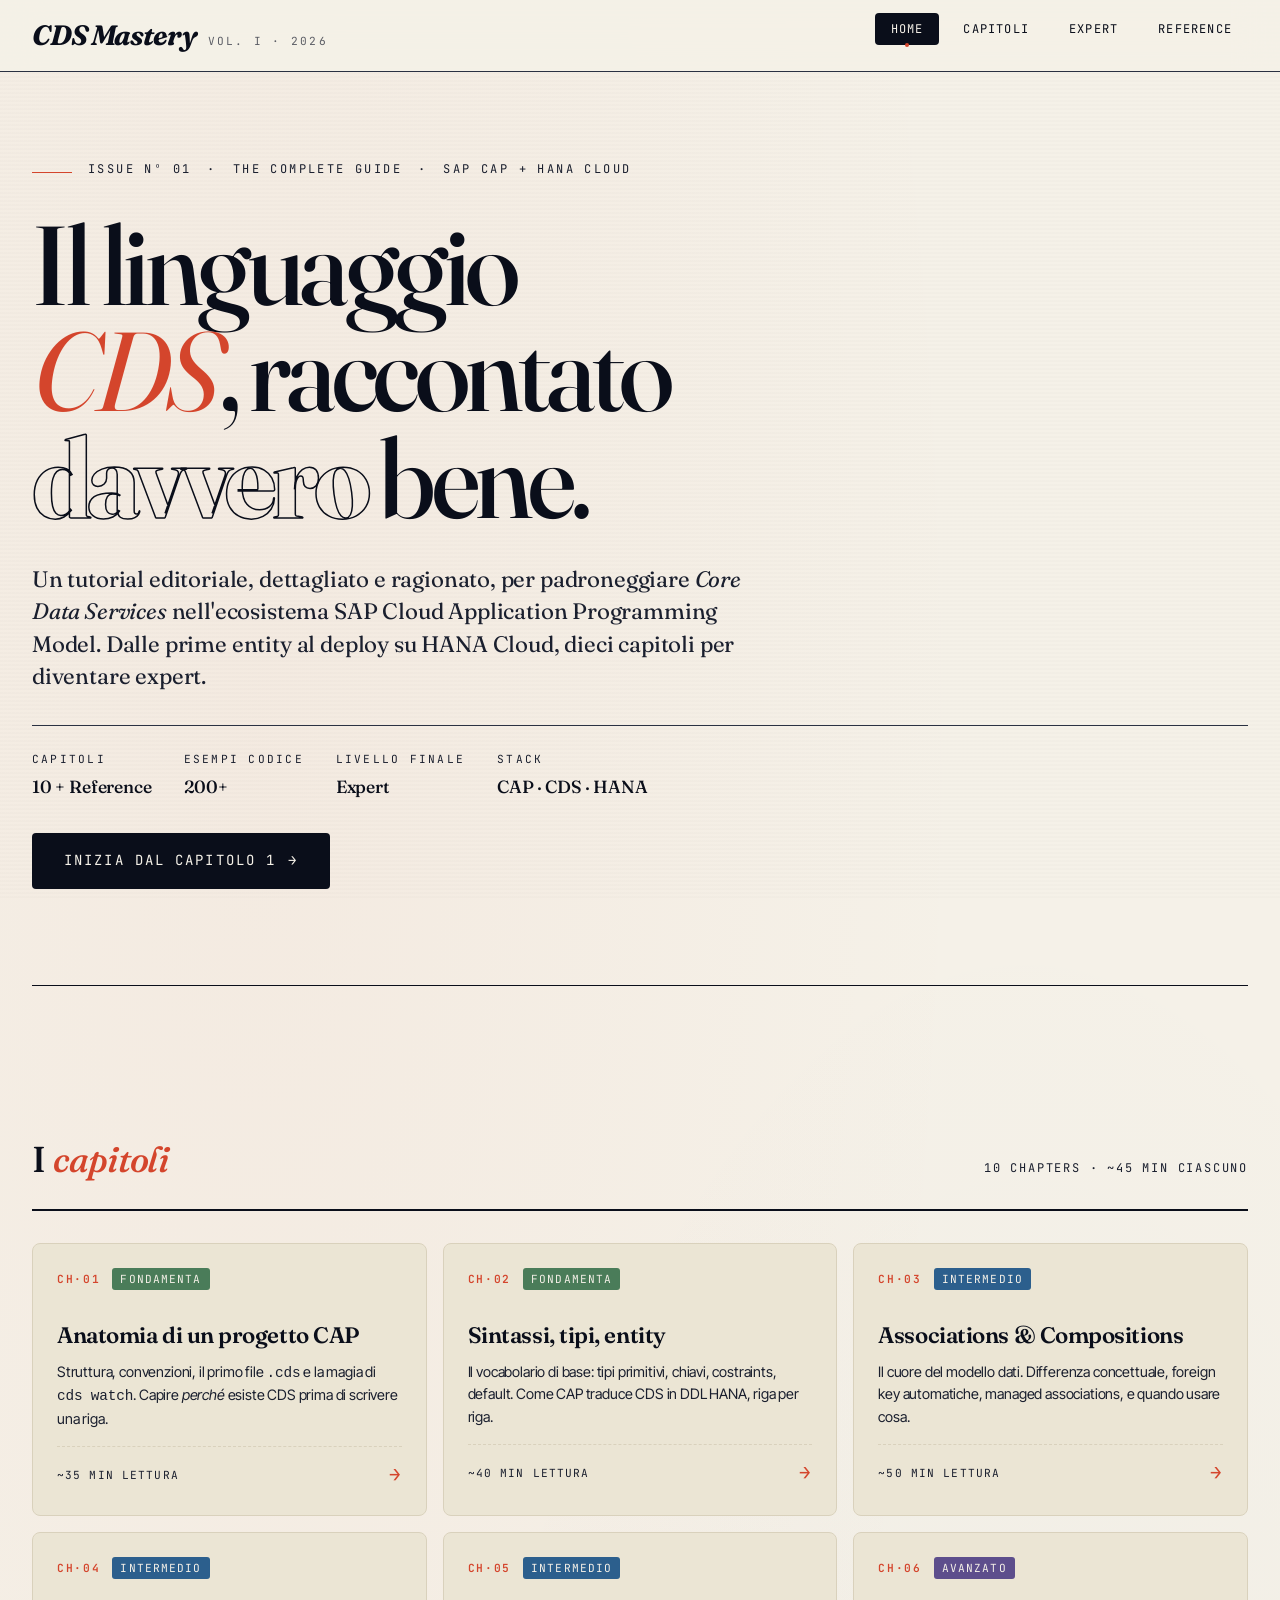
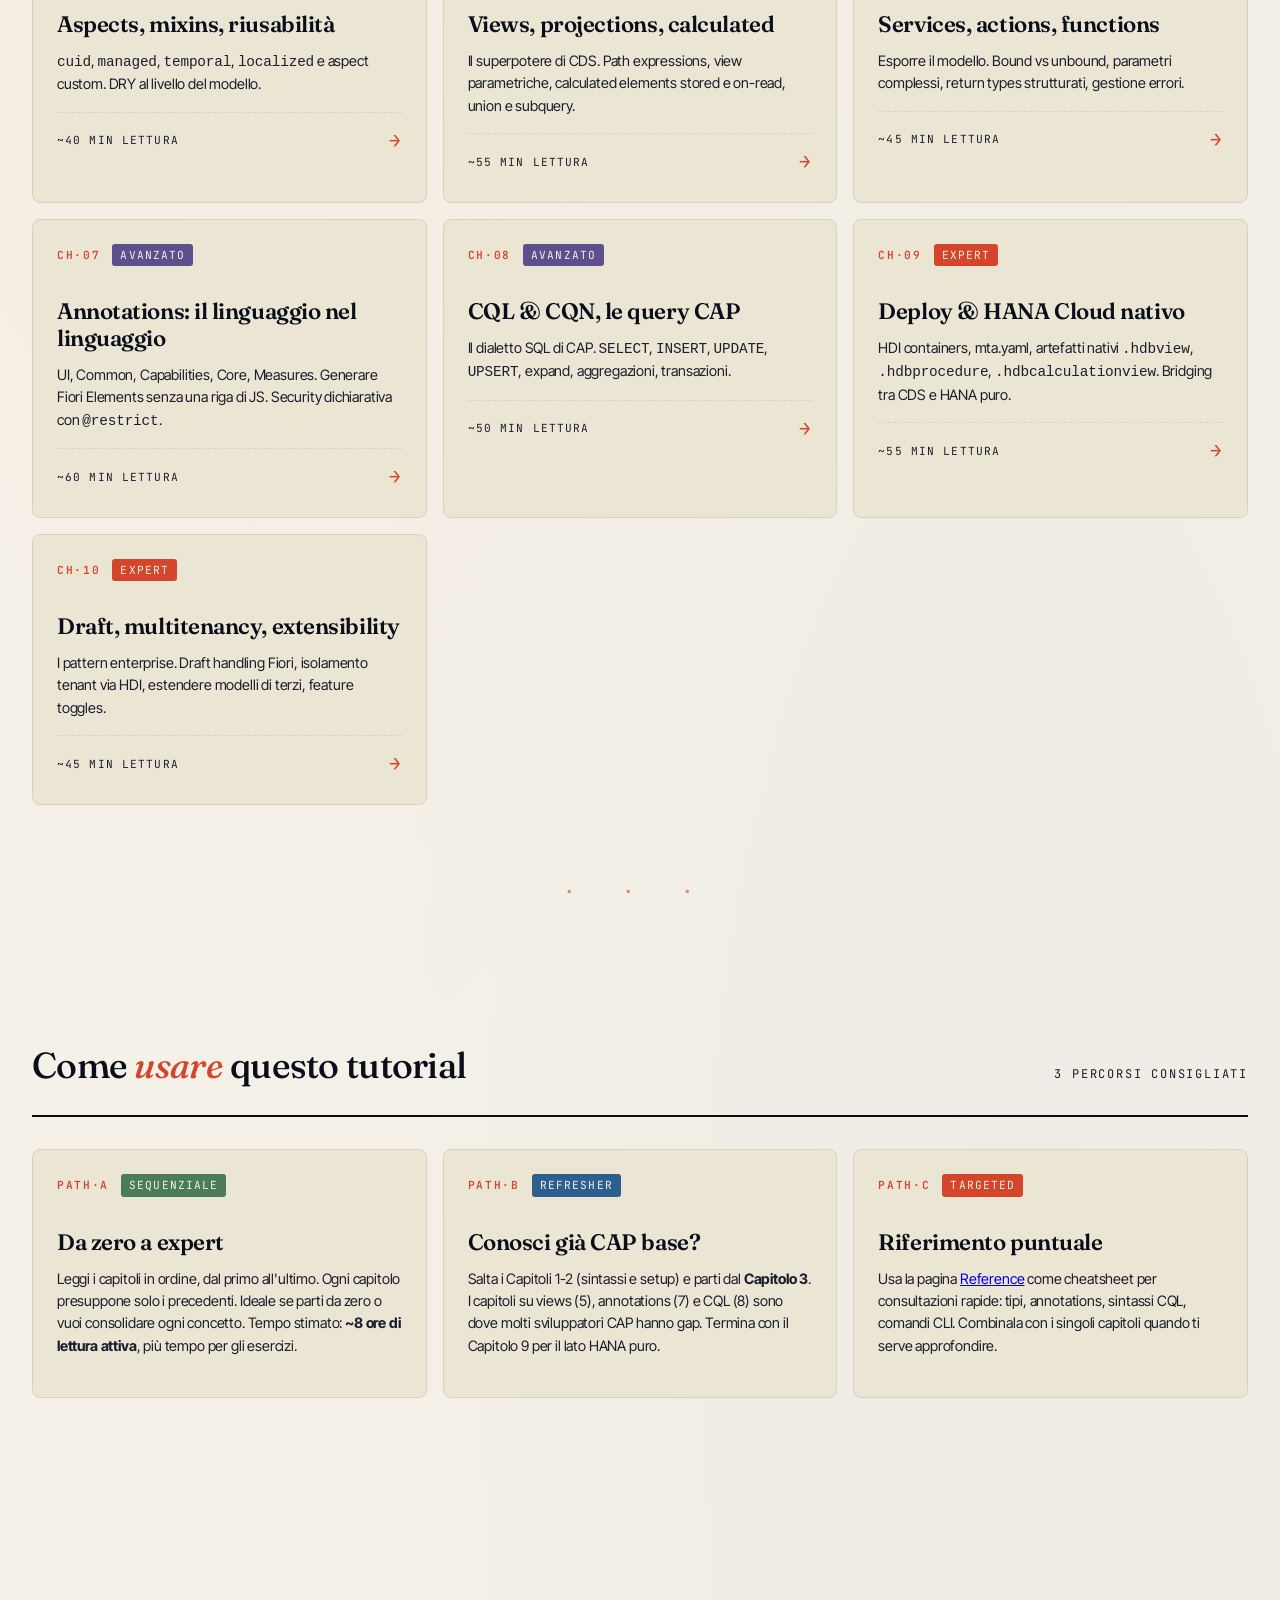
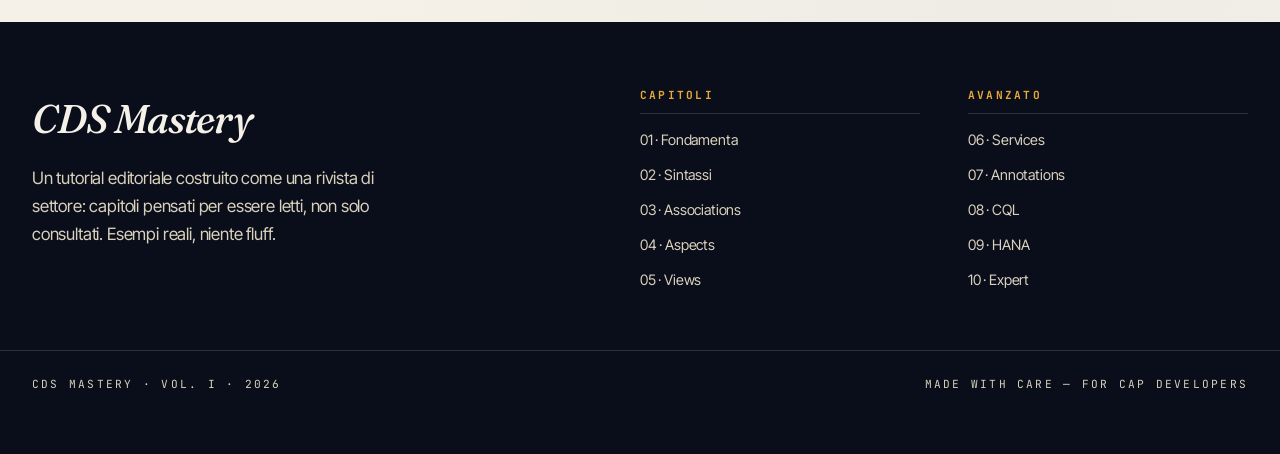
<file: index.html>
<!DOCTYPE html>
<html lang="it">
<head>
<meta charset="UTF-8">
<meta name="viewport" content="width=device-width, initial-scale=1.0">
<title>CDS Mastery — Tutorial completo del linguaggio CDS per SAP CAP & HANA</title>
<link rel="stylesheet" href="css/style.css">
</head>
<body>

<nav class="topbar">
  <div class="topbar-inner">
    <a href="index.html" class="brand">
      <span class="brand-mark">CDS Mastery</span>
      <span class="brand-sub">Vol. I · 2026</span>
    </a>
    <ul class="nav-pages">
      <li><a href="index.html" class="active">Home</a></li>
      <li><a href="ch01-foundations.html">Capitoli</a></li>
      <li><a href="ch10-expert.html">Expert</a></li>
      <li><a href="reference.html">Reference</a></li>
    </ul>
  </div>
</nav>

<main class="layout-single">

  <section class="hero">
    <div class="hero-issue">
      <span>Issue Nº 01</span>
      <span>·</span>
      <span>The Complete Guide</span>
      <span>·</span>
      <span>SAP CAP + HANA Cloud</span>
    </div>
    
    <h1 class="hero-title">
      Il linguaggio<br>
      <em>CDS</em>, raccontato<br>
      <span class="stroke">davvero</span> bene.
    </h1>
    
    <p class="hero-deck">
      Un tutorial editoriale, dettagliato e ragionato, per padroneggiare 
      <em>Core Data Services</em> nell'ecosistema SAP Cloud Application Programming Model.
      Dalle prime entity al deploy su HANA Cloud, dieci capitoli per diventare expert.
    </p>
    
    <div class="hero-meta">
      <div class="hero-meta-item">
        <span class="hero-meta-label">Capitoli</span>
        <span class="hero-meta-value">10 + Reference</span>
      </div>
      <div class="hero-meta-item">
        <span class="hero-meta-label">Esempi codice</span>
        <span class="hero-meta-value">200+</span>
      </div>
      <div class="hero-meta-item">
        <span class="hero-meta-label">Livello finale</span>
        <span class="hero-meta-value">Expert</span>
      </div>
      <div class="hero-meta-item">
        <span class="hero-meta-label">Stack</span>
        <span class="hero-meta-value">CAP · CDS · HANA</span>
      </div>
    </div>
    
    <a href="ch01-foundations.html" class="hero-cta">
      Inizia dal Capitolo 1
      <span class="hero-cta-arrow">→</span>
    </a>
  </section>

  <section class="chapters-section">
    <div class="section-header">
      <h2 class="section-title">I <em>capitoli</em></h2>
      <span class="section-meta">10 chapters · ~45 min ciascuno</span>
    </div>
    
    <div class="chapters-grid">
      
      <a href="ch01-foundations.html" class="chapter-card">
        <div class="chapter-card-meta">
          <span class="chapter-card-num">CH·01</span>
          <span class="chapter-card-level l-basic">Fondamenta</span>
        </div>
        <h3 class="chapter-card-title">Anatomia di un progetto CAP</h3>
        <p class="chapter-card-desc">Struttura, convenzioni, il primo file <code>.cds</code> e la magia di <code>cds watch</code>. Capire <em>perché</em> esiste CDS prima di scrivere una riga.</p>
        <div class="chapter-card-foot">
          <span>~35 min lettura</span>
          <span class="chapter-card-arrow">→</span>
        </div>
      </a>
      
      <a href="ch02-syntax.html" class="chapter-card">
        <div class="chapter-card-meta">
          <span class="chapter-card-num">CH·02</span>
          <span class="chapter-card-level l-basic">Fondamenta</span>
        </div>
        <h3 class="chapter-card-title">Sintassi, tipi, entity</h3>
        <p class="chapter-card-desc">Il vocabolario di base: tipi primitivi, chiavi, costraints, default. Come CAP traduce CDS in DDL HANA, riga per riga.</p>
        <div class="chapter-card-foot">
          <span>~40 min lettura</span>
          <span class="chapter-card-arrow">→</span>
        </div>
      </a>
      
      <a href="ch03-associations.html" class="chapter-card">
        <div class="chapter-card-meta">
          <span class="chapter-card-num">CH·03</span>
          <span class="chapter-card-level l-inter">Intermedio</span>
        </div>
        <h3 class="chapter-card-title">Associations & Compositions</h3>
        <p class="chapter-card-desc">Il cuore del modello dati. Differenza concettuale, foreign key automatiche, managed associations, e quando usare cosa.</p>
        <div class="chapter-card-foot">
          <span>~50 min lettura</span>
          <span class="chapter-card-arrow">→</span>
        </div>
      </a>
      
      <a href="ch04-aspects.html" class="chapter-card">
        <div class="chapter-card-meta">
          <span class="chapter-card-num">CH·04</span>
          <span class="chapter-card-level l-inter">Intermedio</span>
        </div>
        <h3 class="chapter-card-title">Aspects, mixins, riusabilità</h3>
        <p class="chapter-card-desc"><code>cuid</code>, <code>managed</code>, <code>temporal</code>, <code>localized</code> e aspect custom. DRY al livello del modello.</p>
        <div class="chapter-card-foot">
          <span>~40 min lettura</span>
          <span class="chapter-card-arrow">→</span>
        </div>
      </a>
      
      <a href="ch05-views.html" class="chapter-card">
        <div class="chapter-card-meta">
          <span class="chapter-card-num">CH·05</span>
          <span class="chapter-card-level l-inter">Intermedio</span>
        </div>
        <h3 class="chapter-card-title">Views, projections, calculated</h3>
        <p class="chapter-card-desc">Il superpotere di CDS. Path expressions, view parametriche, calculated elements stored e on-read, union e subquery.</p>
        <div class="chapter-card-foot">
          <span>~55 min lettura</span>
          <span class="chapter-card-arrow">→</span>
        </div>
      </a>
      
      <a href="ch06-services.html" class="chapter-card">
        <div class="chapter-card-meta">
          <span class="chapter-card-num">CH·06</span>
          <span class="chapter-card-level l-adv">Avanzato</span>
        </div>
        <h3 class="chapter-card-title">Services, actions, functions</h3>
        <p class="chapter-card-desc">Esporre il modello. Bound vs unbound, parametri complessi, return types strutturati, gestione errori.</p>
        <div class="chapter-card-foot">
          <span>~45 min lettura</span>
          <span class="chapter-card-arrow">→</span>
        </div>
      </a>
      
      <a href="ch07-annotations.html" class="chapter-card">
        <div class="chapter-card-meta">
          <span class="chapter-card-num">CH·07</span>
          <span class="chapter-card-level l-adv">Avanzato</span>
        </div>
        <h3 class="chapter-card-title">Annotations: il linguaggio nel linguaggio</h3>
        <p class="chapter-card-desc">UI, Common, Capabilities, Core, Measures. Generare Fiori Elements senza una riga di JS. Security dichiarativa con <code>@restrict</code>.</p>
        <div class="chapter-card-foot">
          <span>~60 min lettura</span>
          <span class="chapter-card-arrow">→</span>
        </div>
      </a>
      
      <a href="ch08-cql.html" class="chapter-card">
        <div class="chapter-card-meta">
          <span class="chapter-card-num">CH·08</span>
          <span class="chapter-card-level l-adv">Avanzato</span>
        </div>
        <h3 class="chapter-card-title">CQL & CQN, le query CAP</h3>
        <p class="chapter-card-desc">Il dialetto SQL di CAP. <code>SELECT</code>, <code>INSERT</code>, <code>UPDATE</code>, <code>UPSERT</code>, expand, aggregazioni, transazioni.</p>
        <div class="chapter-card-foot">
          <span>~50 min lettura</span>
          <span class="chapter-card-arrow">→</span>
        </div>
      </a>
      
      <a href="ch09-hana.html" class="chapter-card">
        <div class="chapter-card-meta">
          <span class="chapter-card-num">CH·09</span>
          <span class="chapter-card-level l-expert">Expert</span>
        </div>
        <h3 class="chapter-card-title">Deploy & HANA Cloud nativo</h3>
        <p class="chapter-card-desc">HDI containers, mta.yaml, artefatti nativi <code>.hdbview</code>, <code>.hdbprocedure</code>, <code>.hdbcalculationview</code>. Bridging tra CDS e HANA puro.</p>
        <div class="chapter-card-foot">
          <span>~55 min lettura</span>
          <span class="chapter-card-arrow">→</span>
        </div>
      </a>
      
      <a href="ch10-expert.html" class="chapter-card">
        <div class="chapter-card-meta">
          <span class="chapter-card-num">CH·10</span>
          <span class="chapter-card-level l-expert">Expert</span>
        </div>
        <h3 class="chapter-card-title">Draft, multitenancy, extensibility</h3>
        <p class="chapter-card-desc">I pattern enterprise. Draft handling Fiori, isolamento tenant via HDI, estendere modelli di terzi, feature toggles.</p>
        <div class="chapter-card-foot">
          <span>~45 min lettura</span>
          <span class="chapter-card-arrow">→</span>
        </div>
      </a>
      
    </div>
  </section>

  <div class="divider-ornament">· · ·</div>

  <section class="chapters-section">
    <div class="section-header">
      <h2 class="section-title">Come <em>usare</em> questo tutorial</h2>
      <span class="section-meta">3 percorsi consigliati</span>
    </div>
    
    <div class="chapters-grid">
      <div class="chapter-card" style="cursor: default;">
        <div class="chapter-card-meta">
          <span class="chapter-card-num">PATH·A</span>
          <span class="chapter-card-level l-basic">Sequenziale</span>
        </div>
        <h3 class="chapter-card-title">Da zero a expert</h3>
        <p class="chapter-card-desc">Leggi i capitoli in ordine, dal primo all'ultimo. Ogni capitolo presuppone solo i precedenti. Ideale se parti da zero o vuoi consolidare ogni concetto. Tempo stimato: <strong>~8 ore di lettura attiva</strong>, più tempo per gli esercizi.</p>
      </div>
      
      <div class="chapter-card" style="cursor: default;">
        <div class="chapter-card-meta">
          <span class="chapter-card-num">PATH·B</span>
          <span class="chapter-card-level l-inter">Refresher</span>
        </div>
        <h3 class="chapter-card-title">Conosci già CAP base?</h3>
        <p class="chapter-card-desc">Salta i Capitoli 1-2 (sintassi e setup) e parti dal <strong>Capitolo 3</strong>. I capitoli su views (5), annotations (7) e CQL (8) sono dove molti sviluppatori CAP hanno gap. Termina con il Capitolo 9 per il lato HANA puro.</p>
      </div>
      
      <div class="chapter-card" style="cursor: default;">
        <div class="chapter-card-meta">
          <span class="chapter-card-num">PATH·C</span>
          <span class="chapter-card-level l-expert">Targeted</span>
        </div>
        <h3 class="chapter-card-title">Riferimento puntuale</h3>
        <p class="chapter-card-desc">Usa la pagina <a href="reference.html">Reference</a> come cheatsheet per consultazioni rapide: tipi, annotations, sintassi CQL, comandi CLI. Combinala con i singoli capitoli quando ti serve approfondire.</p>
      </div>
    </div>
  </section>

</main>

<footer class="footer">
  <div class="footer-inner">
    <div>
      <div class="footer-brand">CDS Mastery</div>
      <p class="footer-tagline">Un tutorial editoriale costruito come una rivista di settore: capitoli pensati per essere letti, non solo consultati. Esempi reali, niente fluff.</p>
    </div>
    <div class="footer-section">
      <h5>Capitoli</h5>
      <ul>
        <li><a href="ch01-foundations.html">01 · Fondamenta</a></li>
        <li><a href="ch02-syntax.html">02 · Sintassi</a></li>
        <li><a href="ch03-associations.html">03 · Associations</a></li>
        <li><a href="ch04-aspects.html">04 · Aspects</a></li>
        <li><a href="ch05-views.html">05 · Views</a></li>
      </ul>
    </div>
    <div class="footer-section">
      <h5>Avanzato</h5>
      <ul>
        <li><a href="ch06-services.html">06 · Services</a></li>
        <li><a href="ch07-annotations.html">07 · Annotations</a></li>
        <li><a href="ch08-cql.html">08 · CQL</a></li>
        <li><a href="ch09-hana.html">09 · HANA</a></li>
        <li><a href="ch10-expert.html">10 · Expert</a></li>
      </ul>
    </div>
  </div>
  <div class="footer-base">
    <span>CDS Mastery · Vol. I · 2026</span>
    <span>Made with care — for CAP developers</span>
  </div>
</footer>

<script src="js/main.js"></script>
</body>
</html>
</file>
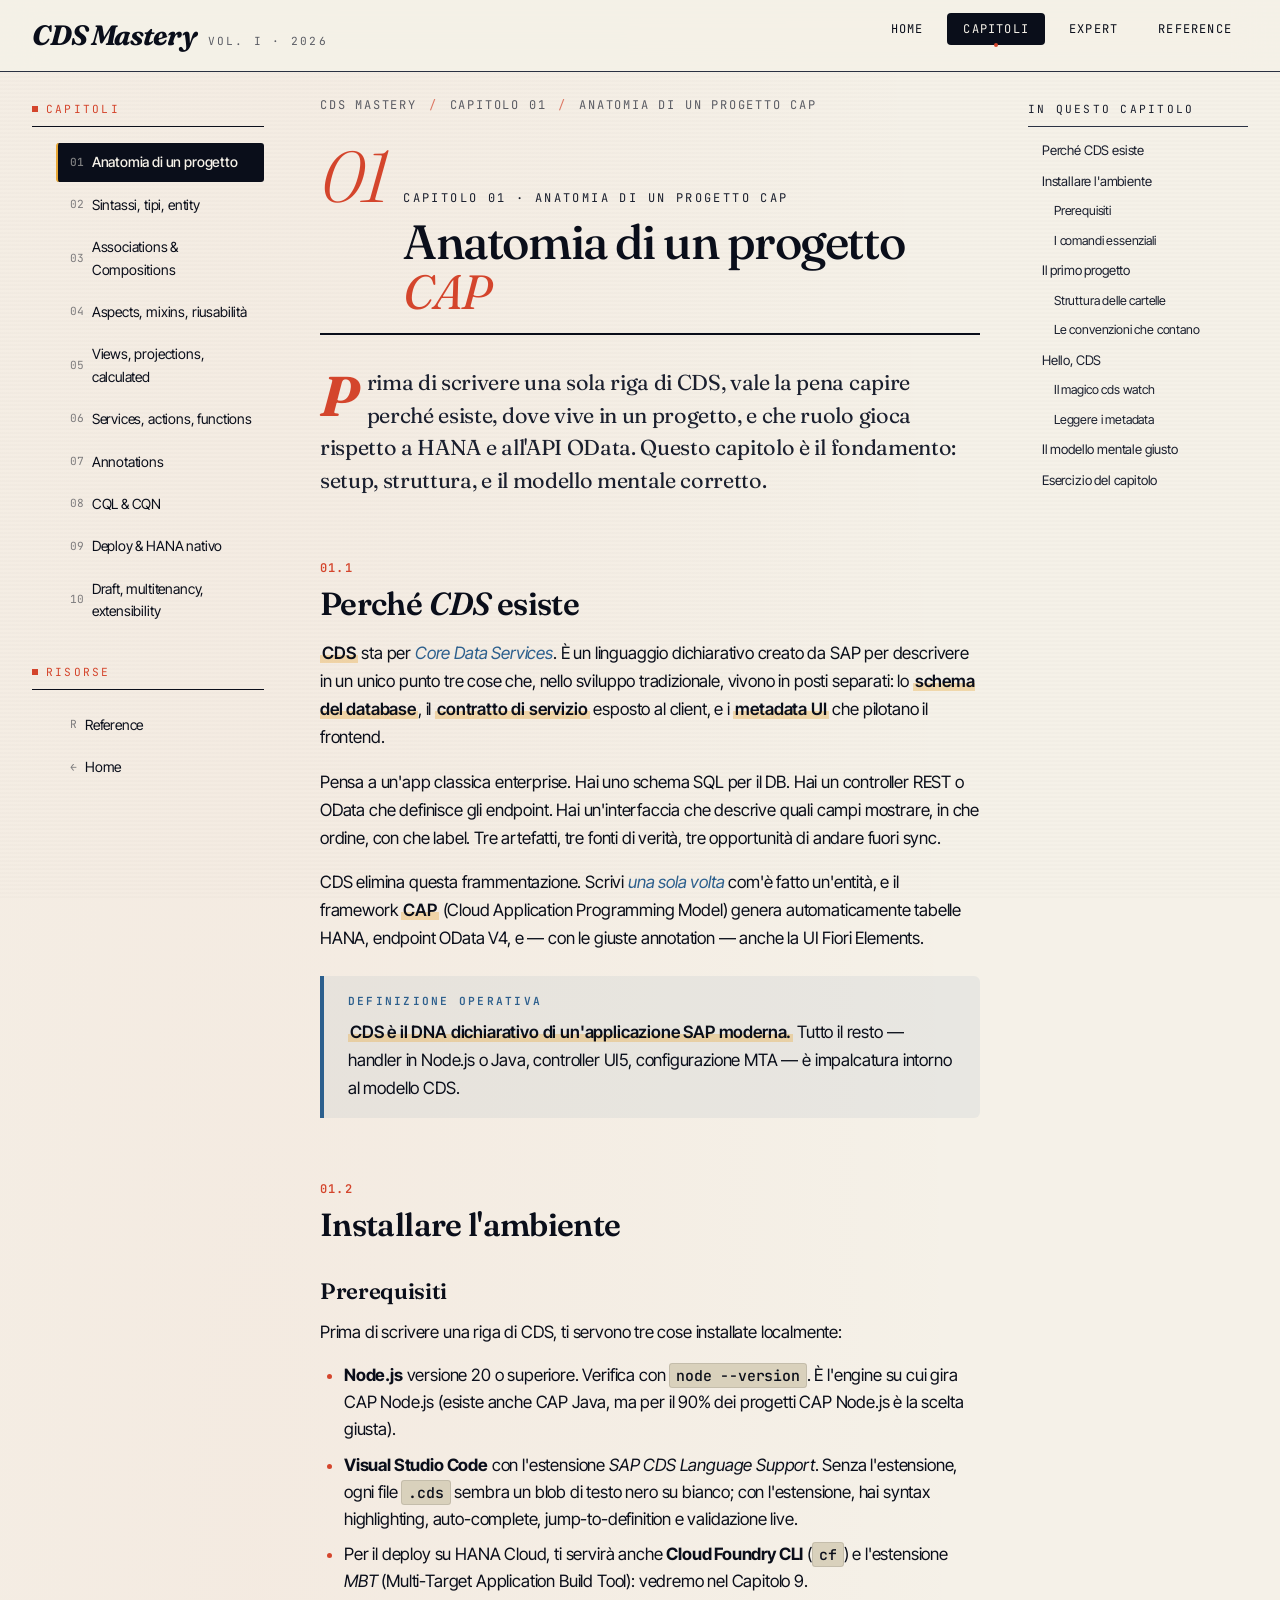
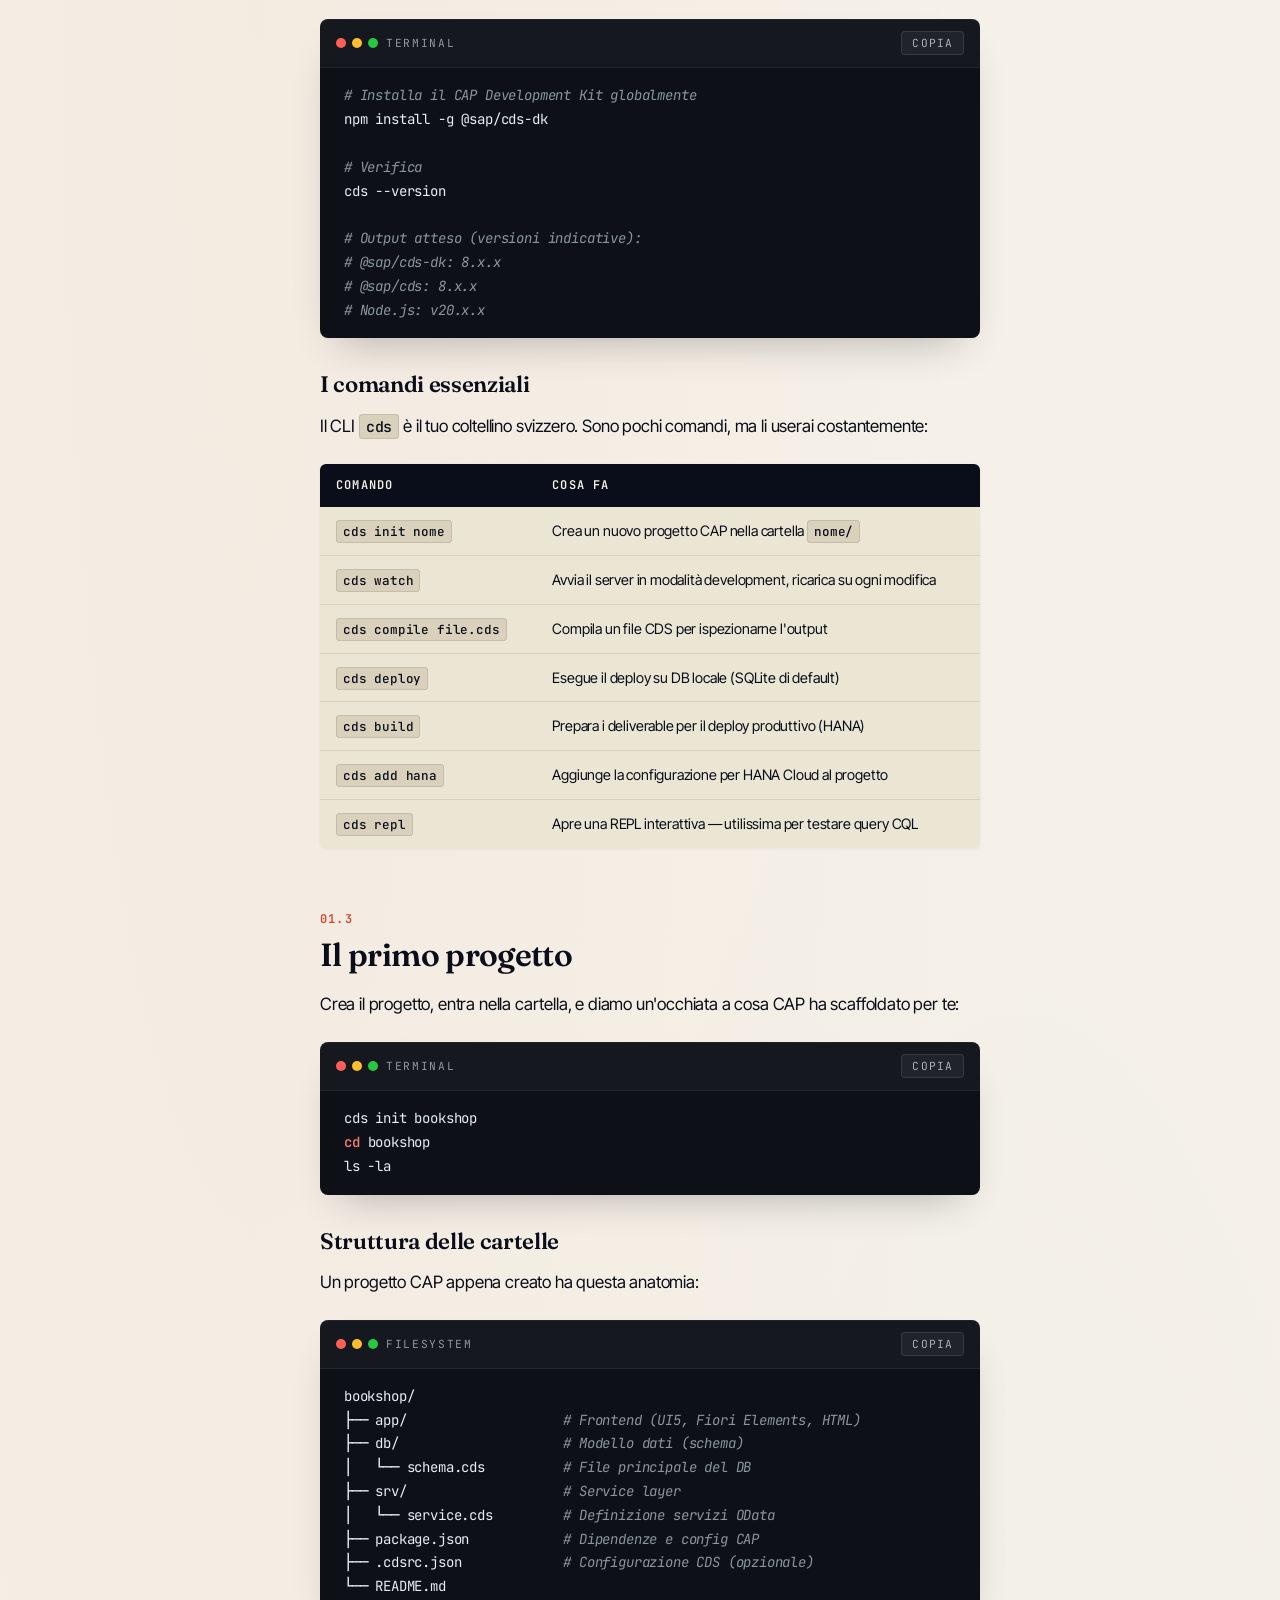
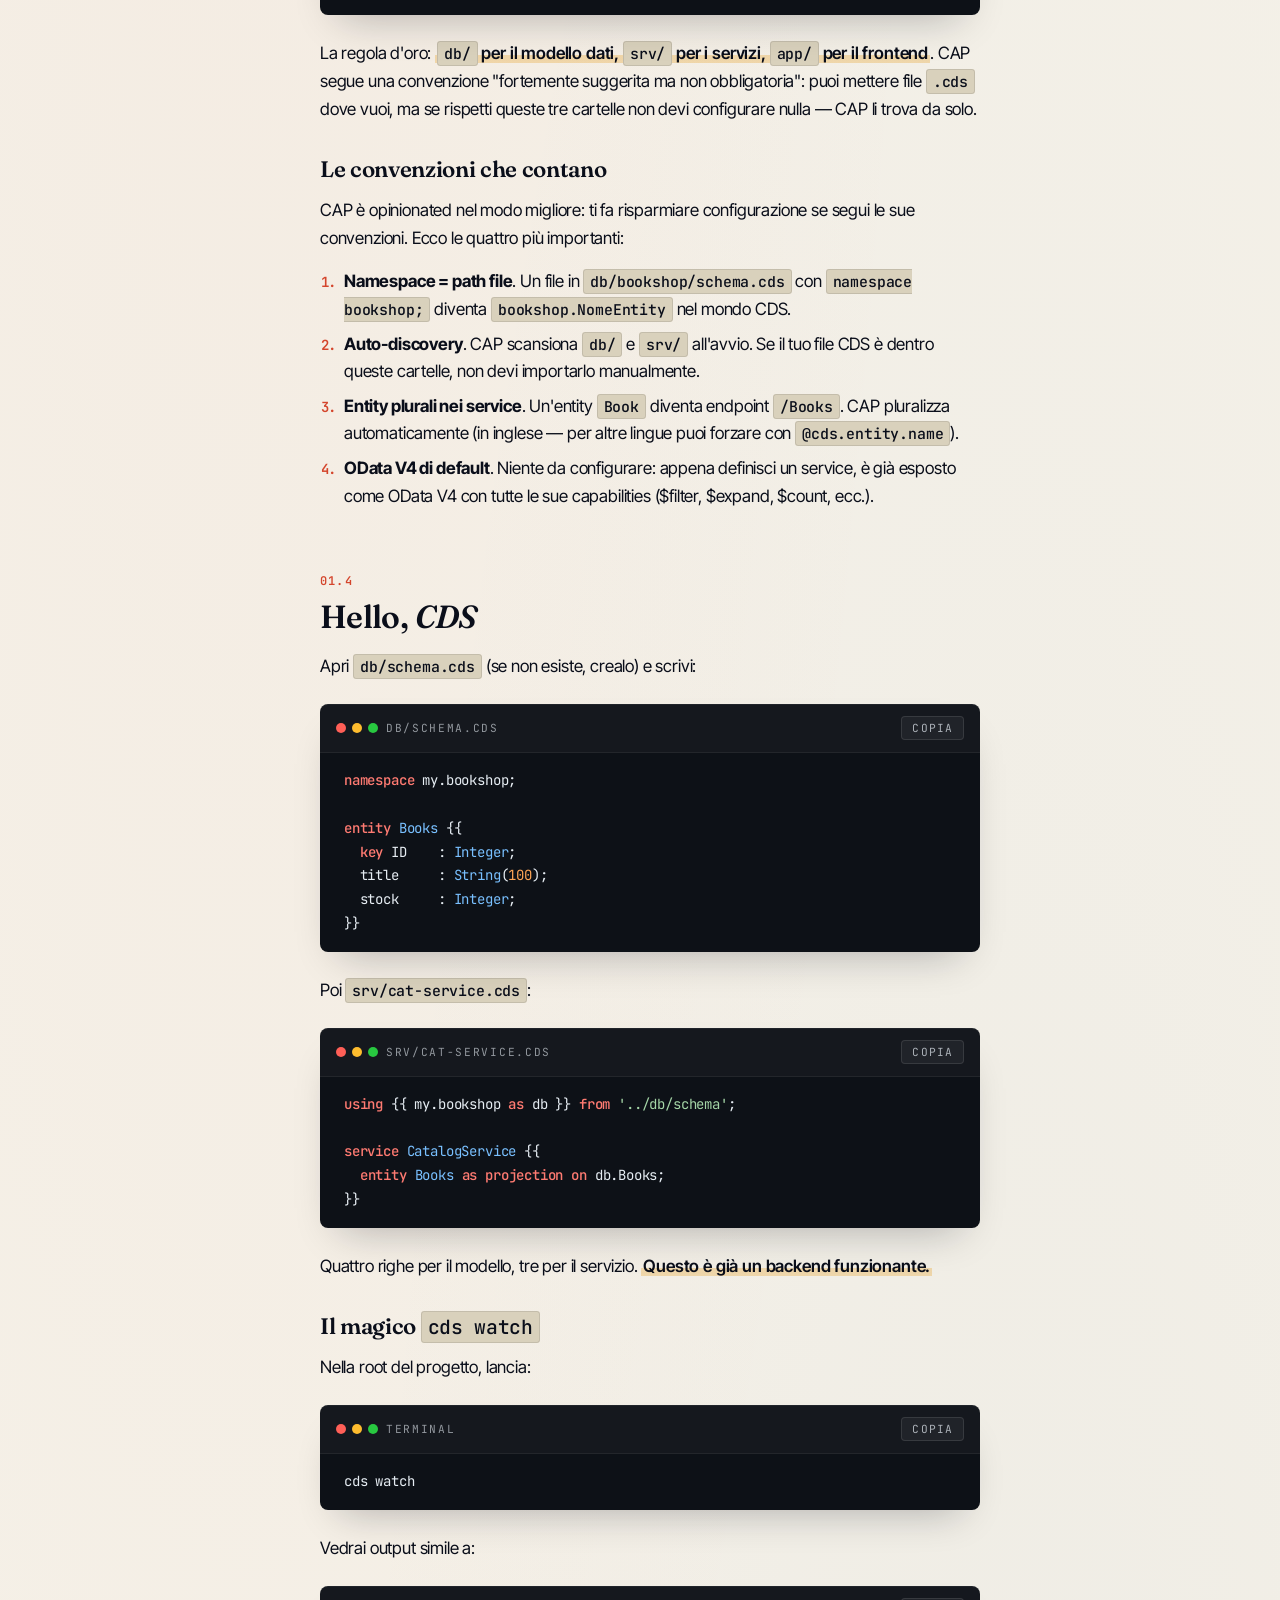
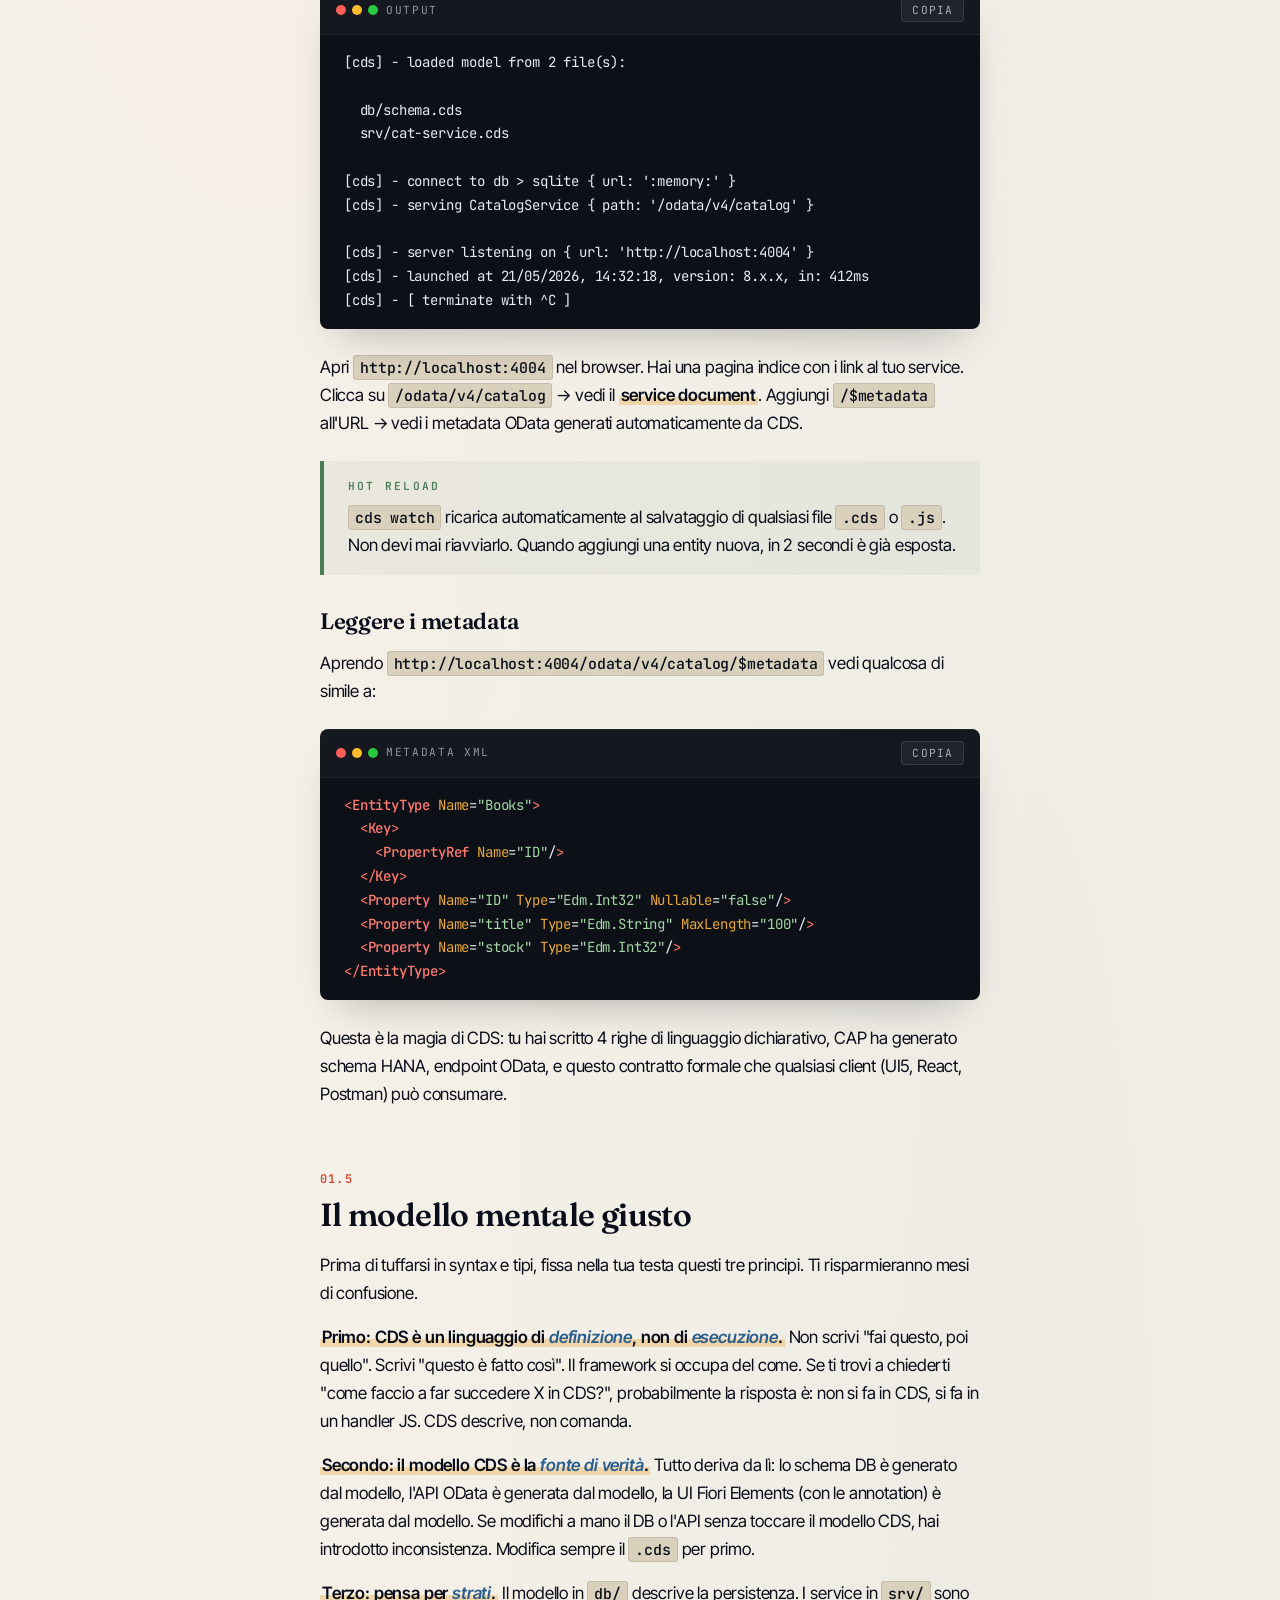
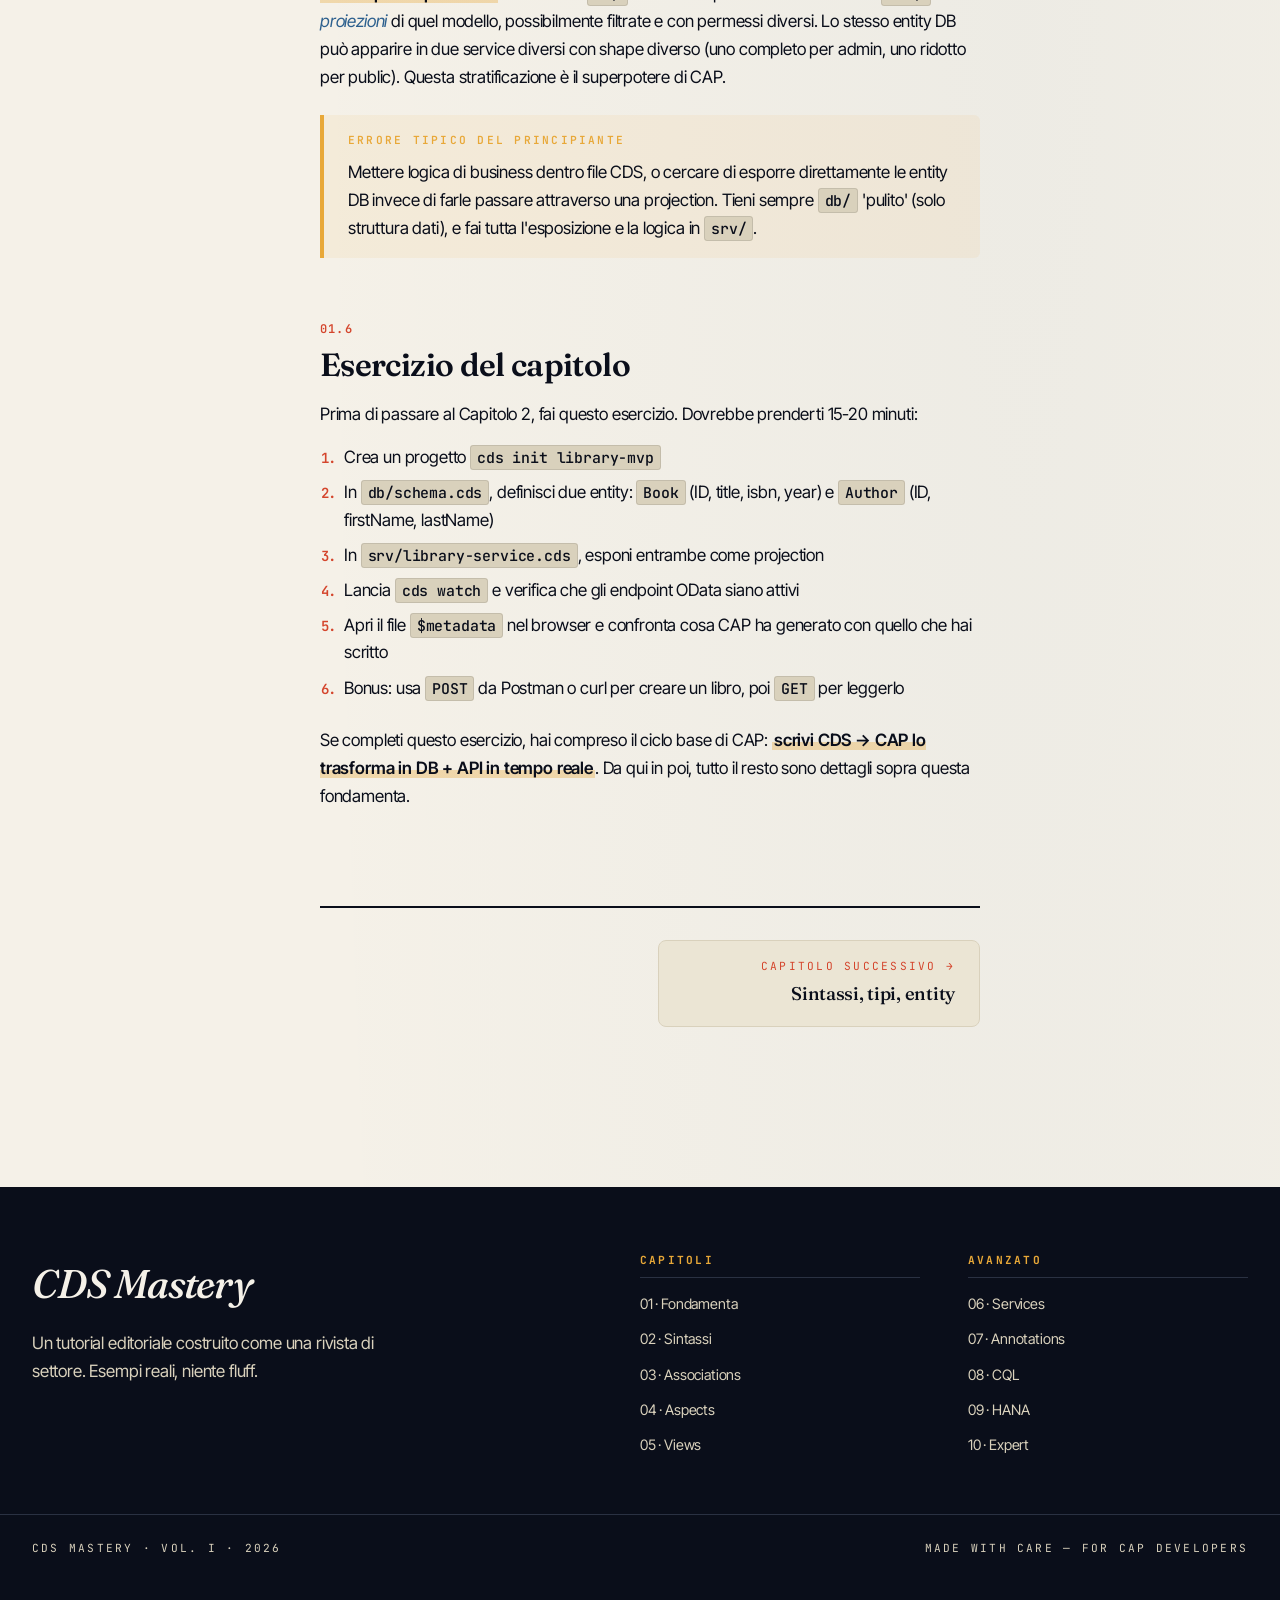
<file: ch01-foundations.html>
<!DOCTYPE html>
<html lang="it">
<head>
<meta charset="UTF-8">
<meta name="viewport" content="width=device-width, initial-scale=1.0">
<title>Cap. 01 · Anatomia di un progetto CAP — CDS Mastery</title>
<link rel="stylesheet" href="css/style.css">
</head>
<body>

<nav class="topbar">
  <div class="topbar-inner">
    <a href="index.html" class="brand">
      <span class="brand-mark">CDS Mastery</span>
      <span class="brand-sub">Vol. I · 2026</span>
    </a>
    <ul class="nav-pages">
      <li><a href="index.html">Home</a></li>
      <li><a href="ch01-foundations.html" class="active">Capitoli</a></li>
      <li><a href="ch10-expert.html">Expert</a></li>
      <li><a href="reference.html">Reference</a></li>
    </ul>
  </div>
</nav>

<main class="layout">

  <aside class="sidebar">
  <div class="sidebar-section">
    <div class="sidebar-label">Capitoli</div>
    <ul>
      <li><a href="ch01-foundations.html" class="active"><span class="sidebar-num">01</span> Anatomia di un progetto</a></li>
      <li><a href="ch02-syntax.html"><span class="sidebar-num">02</span> Sintassi, tipi, entity</a></li>
      <li><a href="ch03-associations.html"><span class="sidebar-num">03</span> Associations & Compositions</a></li>
      <li><a href="ch04-aspects.html"><span class="sidebar-num">04</span> Aspects, mixins, riusabilità</a></li>
      <li><a href="ch05-views.html"><span class="sidebar-num">05</span> Views, projections, calculated</a></li>
      <li><a href="ch06-services.html"><span class="sidebar-num">06</span> Services, actions, functions</a></li>
      <li><a href="ch07-annotations.html"><span class="sidebar-num">07</span> Annotations</a></li>
      <li><a href="ch08-cql.html"><span class="sidebar-num">08</span> CQL & CQN</a></li>
      <li><a href="ch09-hana.html"><span class="sidebar-num">09</span> Deploy & HANA nativo</a></li>
      <li><a href="ch10-expert.html"><span class="sidebar-num">10</span> Draft, multitenancy, extensibility</a></li>
    </ul>
  </div>
  <div class="sidebar-section">
    <div class="sidebar-label">Risorse</div>
    <ul>
      <li><a href="reference.html"><span class="sidebar-num">R</span> Reference</a></li>
      <li><a href="index.html"><span class="sidebar-num">←</span> Home</a></li>
    </ul>
  </div>
</aside>

  <article class="content">
    <div class="crumbs">
      <span>CDS Mastery</span>
      <span>Capitolo 01</span>
      <span>Anatomia di un progetto CAP</span>
    </div>
    
    <header class="chapter-meta">
      <div class="chapter-num">01</div>
      <div class="chapter-info">
        <div class="chapter-kicker">Capitolo 01 · Anatomia di un progetto CAP</div>
        <h1 class="chapter-title">Anatomia di un progetto <em>CAP</em></h1>
      </div>
    </header>
    
    <p class="chapter-lead">Prima di scrivere una sola riga di CDS, vale la pena capire perché esiste, dove vive in un progetto, e che ruolo gioca rispetto a HANA e all'API OData. Questo capitolo è il fondamento: setup, struttura, e il modello mentale corretto.</p>
    

    <h2 id="perche-cds" data-num="01.1">Perché <em>CDS</em> esiste</h2>
    
    <p><strong>CDS</strong> sta per <em>Core Data Services</em>. È un linguaggio dichiarativo creato da SAP per descrivere in un unico punto tre cose che, nello sviluppo tradizionale, vivono in posti separati: lo <strong>schema del database</strong>, il <strong>contratto di servizio</strong> esposto al client, e i <strong>metadata UI</strong> che pilotano il frontend.</p>
    
    <p>Pensa a un'app classica enterprise. Hai uno schema SQL per il DB. Hai un controller REST o OData che definisce gli endpoint. Hai un'interfaccia che descrive quali campi mostrare, in che ordine, con che label. Tre artefatti, tre fonti di verità, tre opportunità di andare fuori sync.</p>
    
    <p>CDS elimina questa frammentazione. Scrivi <em>una sola volta</em> com'è fatto un'entità, e il framework <strong>CAP</strong> (Cloud Application Programming Model) genera automaticamente tabelle HANA, endpoint OData V4, e — con le giuste annotation — anche la UI Fiori Elements.</p>
    
    <div class="callout">
  <div class="callout-label">Definizione operativa</div>
  <p><strong>CDS è il DNA dichiarativo di un'applicazione SAP moderna.</strong> Tutto il resto — handler in Node.js o Java, controller UI5, configurazione MTA — è impalcatura intorno al modello CDS.</p>
</div>
    
    <h2 id="installare" data-num="01.2">Installare l'ambiente</h2>
    
    <h3 id="prerequisiti">Prerequisiti</h3>
    
    <p>Prima di scrivere una riga di CDS, ti servono tre cose installate localmente:</p>
    
    <ul>
      <li><strong>Node.js</strong> versione 20 o superiore. Verifica con <code>node --version</code>. È l'engine su cui gira CAP Node.js (esiste anche CAP Java, ma per il 90% dei progetti CAP Node.js è la scelta giusta).</li>
      <li><strong>Visual Studio Code</strong> con l'estensione <em>SAP CDS Language Support</em>. Senza l'estensione, ogni file <code>.cds</code> sembra un blob di testo nero su bianco; con l'estensione, hai syntax highlighting, auto-complete, jump-to-definition e validazione live.</li>
      <li>Per il deploy su HANA Cloud, ti servirà anche <strong>Cloud Foundry CLI</strong> (<code>cf</code>) e l'estensione <em>MBT</em> (Multi-Target Application Build Tool): vedremo nel Capitolo 9.</li>
    </ul>
    
    <div class="code-block">
  <div class="code-header">
    <div class="code-lang">
      <span class="code-dots"><span class="code-dot"></span><span class="code-dot"></span><span class="code-dot"></span></span>
      <span>terminal</span>
    </div>
    <button class="code-copy">Copia</button>
  </div>
  <pre><code><span class="cmt"># Installa il CAP Development Kit globalmente</span>
npm install -g @sap/cds-dk

<span class="cmt"># Verifica</span>
cds --version

<span class="cmt"># Output atteso (versioni indicative):</span>
<span class="cmt"># @sap/cds-dk: 8.x.x</span>
<span class="cmt"># @sap/cds: 8.x.x</span>
<span class="cmt"># Node.js: v20.x.x</span></code></pre>
</div>
    
    <h3 id="comandi">I comandi essenziali</h3>
    
    <p>Il CLI <code>cds</code> è il tuo coltellino svizzero. Sono pochi comandi, ma li userai costantemente:</p>
    
    <table>
      <thead>
        <tr><th>Comando</th><th>Cosa fa</th></tr>
      </thead>
      <tbody>
        <tr><td><code>cds init nome</code></td><td>Crea un nuovo progetto CAP nella cartella <code>nome/</code></td></tr>
        <tr><td><code>cds watch</code></td><td>Avvia il server in modalità development, ricarica su ogni modifica</td></tr>
        <tr><td><code>cds compile file.cds</code></td><td>Compila un file CDS per ispezionarne l'output</td></tr>
        <tr><td><code>cds deploy</code></td><td>Esegue il deploy su DB locale (SQLite di default)</td></tr>
        <tr><td><code>cds build</code></td><td>Prepara i deliverable per il deploy produttivo (HANA)</td></tr>
        <tr><td><code>cds add hana</code></td><td>Aggiunge la configurazione per HANA Cloud al progetto</td></tr>
        <tr><td><code>cds repl</code></td><td>Apre una REPL interattiva — utilissima per testare query CQL</td></tr>
      </tbody>
    </table>
    
    <h2 id="primo-progetto" data-num="01.3">Il primo progetto</h2>
    
    <p>Crea il progetto, entra nella cartella, e diamo un'occhiata a cosa CAP ha scaffoldato per te:</p>
    
    <div class="code-block">
  <div class="code-header">
    <div class="code-lang">
      <span class="code-dots"><span class="code-dot"></span><span class="code-dot"></span><span class="code-dot"></span></span>
      <span>terminal</span>
    </div>
    <button class="code-copy">Copia</button>
  </div>
  <pre><code>cds init bookshop
<span class="kw">cd</span> bookshop
ls -la</code></pre>
</div>
    
    <h3 id="struttura">Struttura delle cartelle</h3>
    
    <p>Un progetto CAP appena creato ha questa anatomia:</p>
    
    <div class="code-block">
  <div class="code-header">
    <div class="code-lang">
      <span class="code-dots"><span class="code-dot"></span><span class="code-dot"></span><span class="code-dot"></span></span>
      <span>filesystem</span>
    </div>
    <button class="code-copy">Copia</button>
  </div>
  <pre><code>bookshop/
├── app/                    <span class="cmt"># Frontend (UI5, Fiori Elements, HTML)</span>
├── db/                     <span class="cmt"># Modello dati (schema)</span>
│   └── schema.cds          <span class="cmt"># File principale del DB</span>
├── srv/                    <span class="cmt"># Service layer</span>
│   └── service.cds         <span class="cmt"># Definizione servizi OData</span>
├── package.json            <span class="cmt"># Dipendenze e config CAP</span>
├── .cdsrc.json             <span class="cmt"># Configurazione CDS (opzionale)</span>
└── README.md</code></pre>
</div>
    
    <p>La regola d'oro: <strong><code>db/</code> per il modello dati, <code>srv/</code> per i servizi, <code>app/</code> per il frontend</strong>. CAP segue una convenzione "fortemente suggerita ma non obbligatoria": puoi mettere file <code>.cds</code> dove vuoi, ma se rispetti queste tre cartelle non devi configurare nulla — CAP li trova da solo.</p>
    
    <h3 id="convenzioni">Le convenzioni che contano</h3>
    
    <p>CAP è opinionated nel modo migliore: ti fa risparmiare configurazione se segui le sue convenzioni. Ecco le quattro più importanti:</p>
    
    <ol>
      <li><strong>Namespace = path file</strong>. Un file in <code>db/bookshop/schema.cds</code> con <code>namespace bookshop;</code> diventa <code>bookshop.NomeEntity</code> nel mondo CDS.</li>
      <li><strong>Auto-discovery</strong>. CAP scansiona <code>db/</code> e <code>srv/</code> all'avvio. Se il tuo file CDS è dentro queste cartelle, non devi importarlo manualmente.</li>
      <li><strong>Entity plurali nei service</strong>. Un'entity <code>Book</code> diventa endpoint <code>/Books</code>. CAP pluralizza automaticamente (in inglese — per altre lingue puoi forzare con <code>@cds.entity.name</code>).</li>
      <li><strong>OData V4 di default</strong>. Niente da configurare: appena definisci un service, è già esposto come OData V4 con tutte le sue capabilities ($filter, $expand, $count, ecc.).</li>
    </ol>
    
    <h2 id="hello-world" data-num="01.4">Hello, <em>CDS</em></h2>
    
    <p>Apri <code>db/schema.cds</code> (se non esiste, crealo) e scrivi:</p>
    
    <div class="code-block">
  <div class="code-header">
    <div class="code-lang">
      <span class="code-dots"><span class="code-dot"></span><span class="code-dot"></span><span class="code-dot"></span></span>
      <span>db/schema.cds</span>
    </div>
    <button class="code-copy">Copia</button>
  </div>
  <pre><code><span class="kw">namespace</span> my.bookshop;

<span class="kw">entity</span> <span class="type">Books</span> {{
  <span class="kw">key</span> ID    : <span class="type">Integer</span>;
  title     : <span class="type">String</span>(<span class="num">100</span>);
  stock     : <span class="type">Integer</span>;
}}</code></pre>
</div>
    
    <p>Poi <code>srv/cat-service.cds</code>:</p>
    
    <div class="code-block">
  <div class="code-header">
    <div class="code-lang">
      <span class="code-dots"><span class="code-dot"></span><span class="code-dot"></span><span class="code-dot"></span></span>
      <span>srv/cat-service.cds</span>
    </div>
    <button class="code-copy">Copia</button>
  </div>
  <pre><code><span class="kw">using</span> {{ my.bookshop <span class="kw">as</span> db }} <span class="kw">from</span> <span class="str">'../db/schema'</span>;

<span class="kw">service</span> <span class="type">CatalogService</span> {{
  <span class="kw">entity</span> <span class="type">Books</span> <span class="kw">as</span> <span class="kw">projection</span> <span class="kw">on</span> db.Books;
}}</code></pre>
</div>
    
    <p>Quattro righe per il modello, tre per il servizio. <strong>Questo è già un backend funzionante.</strong></p>
    
    <h3 id="cds-watch">Il magico <code>cds watch</code></h3>
    
    <p>Nella root del progetto, lancia:</p>
    
    <div class="code-block">
  <div class="code-header">
    <div class="code-lang">
      <span class="code-dots"><span class="code-dot"></span><span class="code-dot"></span><span class="code-dot"></span></span>
      <span>terminal</span>
    </div>
    <button class="code-copy">Copia</button>
  </div>
  <pre><code>cds watch</code></pre>
</div>
    
    <p>Vedrai output simile a:</p>
    
    <div class="code-block">
  <div class="code-header">
    <div class="code-lang">
      <span class="code-dots"><span class="code-dot"></span><span class="code-dot"></span><span class="code-dot"></span></span>
      <span>output</span>
    </div>
    <button class="code-copy">Copia</button>
  </div>
  <pre><code>[cds] - loaded model from 2 file(s):

  db/schema.cds
  srv/cat-service.cds

[cds] - connect to db &gt; sqlite { url: ':memory:' }
[cds] - serving CatalogService { path: '/odata/v4/catalog' }

[cds] - server listening on { url: 'http://localhost:4004' }
[cds] - launched at 21/05/2026, 14:32:18, version: 8.x.x, in: 412ms
[cds] - [ terminate with ^C ]</code></pre>
</div>
    
    <p>Apri <code>http://localhost:4004</code> nel browser. Hai una pagina indice con i link al tuo service. Clicca su <code>/odata/v4/catalog</code> → vedi il <strong>service document</strong>. Aggiungi <code>/$metadata</code> all'URL → vedi i metadata OData generati automaticamente da CDS.</p>
    
    <div class="callout callout-tip">
  <div class="callout-label">Hot reload</div>
  <p><code>cds watch</code> ricarica automaticamente al salvataggio di qualsiasi file <code>.cds</code> o <code>.js</code>. Non devi mai riavviarlo. Quando aggiungi una entity nuova, in 2 secondi è già esposta.</p>
</div>
    
    <h3 id="metadata">Leggere i metadata</h3>
    
    <p>Aprendo <code>http://localhost:4004/odata/v4/catalog/$metadata</code> vedi qualcosa di simile a:</p>
    
    <div class="code-block">
  <div class="code-header">
    <div class="code-lang">
      <span class="code-dots"><span class="code-dot"></span><span class="code-dot"></span><span class="code-dot"></span></span>
      <span>metadata XML</span>
    </div>
    <button class="code-copy">Copia</button>
  </div>
  <pre><code><span class="op">&lt;</span><span class="kw">EntityType</span> <span class="ann">Name</span>=<span class="str">"Books"</span><span class="op">&gt;</span>
  <span class="op">&lt;</span><span class="kw">Key</span><span class="op">&gt;</span>
    <span class="op">&lt;</span><span class="kw">PropertyRef</span> <span class="ann">Name</span>=<span class="str">"ID"</span>/<span class="op">&gt;</span>
  <span class="op">&lt;/</span><span class="kw">Key</span><span class="op">&gt;</span>
  <span class="op">&lt;</span><span class="kw">Property</span> <span class="ann">Name</span>=<span class="str">"ID"</span> <span class="ann">Type</span>=<span class="str">"Edm.Int32"</span> <span class="ann">Nullable</span>=<span class="str">"false"</span>/<span class="op">&gt;</span>
  <span class="op">&lt;</span><span class="kw">Property</span> <span class="ann">Name</span>=<span class="str">"title"</span> <span class="ann">Type</span>=<span class="str">"Edm.String"</span> <span class="ann">MaxLength</span>=<span class="str">"100"</span>/<span class="op">&gt;</span>
  <span class="op">&lt;</span><span class="kw">Property</span> <span class="ann">Name</span>=<span class="str">"stock"</span> <span class="ann">Type</span>=<span class="str">"Edm.Int32"</span>/<span class="op">&gt;</span>
<span class="op">&lt;/</span><span class="kw">EntityType</span><span class="op">&gt;</span></code></pre>
</div>
    
    <p>Questa è la magia di CDS: tu hai scritto 4 righe di linguaggio dichiarativo, CAP ha generato schema HANA, endpoint OData, e questo contratto formale che qualsiasi client (UI5, React, Postman) può consumare.</p>
    
    <h2 id="mental-model" data-num="01.5">Il modello mentale giusto</h2>
    
    <p>Prima di tuffarsi in syntax e tipi, fissa nella tua testa questi tre principi. Ti risparmieranno mesi di confusione.</p>
    
    <p><strong>Primo: CDS è un linguaggio di <em>definizione</em>, non di <em>esecuzione</em>.</strong> Non scrivi "fai questo, poi quello". Scrivi "questo è fatto così". Il framework si occupa del come. Se ti trovi a chiederti "come faccio a far succedere X in CDS?", probabilmente la risposta è: non si fa in CDS, si fa in un handler JS. CDS descrive, non comanda.</p>
    
    <p><strong>Secondo: il modello CDS è la <em>fonte di verità</em>.</strong> Tutto deriva da lì: lo schema DB è generato dal modello, l'API OData è generata dal modello, la UI Fiori Elements (con le annotation) è generata dal modello. Se modifichi a mano il DB o l'API senza toccare il modello CDS, hai introdotto inconsistenza. Modifica sempre il <code>.cds</code> per primo.</p>
    
    <p><strong>Terzo: pensa per <em>strati</em>.</strong> Il modello in <code>db/</code> descrive la persistenza. I service in <code>srv/</code> sono <em>proiezioni</em> di quel modello, possibilmente filtrate e con permessi diversi. Lo stesso entity DB può apparire in due service diversi con shape diverso (uno completo per admin, uno ridotto per public). Questa stratificazione è il superpotere di CAP.</p>
    
    <div class="callout callout-warn">
  <div class="callout-label">Errore tipico del principiante</div>
  <p>Mettere logica di business dentro file CDS, o cercare di esporre direttamente le entity DB invece di farle passare attraverso una projection. Tieni sempre <code>db/</code> 'pulito' (solo struttura dati), e fai tutta l'esposizione e la logica in <code>srv/</code>.</p>
</div>
    
    <h2 id="esercizio" data-num="01.6">Esercizio del capitolo</h2>
    
    <p>Prima di passare al Capitolo 2, fai questo esercizio. Dovrebbe prenderti 15-20 minuti:</p>
    
    <ol>
      <li>Crea un progetto <code>cds init library-mvp</code></li>
      <li>In <code>db/schema.cds</code>, definisci due entity: <code>Book</code> (ID, title, isbn, year) e <code>Author</code> (ID, firstName, lastName)</li>
      <li>In <code>srv/library-service.cds</code>, esponi entrambe come projection</li>
      <li>Lancia <code>cds watch</code> e verifica che gli endpoint OData siano attivi</li>
      <li>Apri il file <code>$metadata</code> nel browser e confronta cosa CAP ha generato con quello che hai scritto</li>
      <li>Bonus: usa <code>POST</code> da Postman o curl per creare un libro, poi <code>GET</code> per leggerlo</li>
    </ol>
    
    <p>Se completi questo esercizio, hai compreso il ciclo base di CAP: <strong>scrivi CDS → CAP lo trasforma in DB + API in tempo reale</strong>. Da qui in poi, tutto il resto sono dettagli sopra questa fondamenta.</p>


    <nav class="chapter-nav">
  <span></span>
  <a href="ch02-syntax.html" class="next">
    <span class="chapter-nav-dir">Capitolo successivo →</span>
    <span class="chapter-nav-title">Sintassi, tipi, entity</span>
  </a>
</nav>
  </article>

  <aside class="toc">
  <div class="toc-label">In questo capitolo</div>
  <ul>
    <li><a href="#perche-cds" >Perché CDS esiste</a></li>
    <li><a href="#installare" >Installare l'ambiente</a></li>
    <li><a href="#prerequisiti" style="padding-left: 1.5rem; font-size: 0.78rem;">Prerequisiti</a></li>
    <li><a href="#comandi" style="padding-left: 1.5rem; font-size: 0.78rem;">I comandi essenziali</a></li>
    <li><a href="#primo-progetto" >Il primo progetto</a></li>
    <li><a href="#struttura" style="padding-left: 1.5rem; font-size: 0.78rem;">Struttura delle cartelle</a></li>
    <li><a href="#convenzioni" style="padding-left: 1.5rem; font-size: 0.78rem;">Le convenzioni che contano</a></li>
    <li><a href="#hello-world" >Hello, CDS</a></li>
    <li><a href="#cds-watch" style="padding-left: 1.5rem; font-size: 0.78rem;">Il magico cds watch</a></li>
    <li><a href="#metadata" style="padding-left: 1.5rem; font-size: 0.78rem;">Leggere i metadata</a></li>
    <li><a href="#mental-model" >Il modello mentale giusto</a></li>
    <li><a href="#esercizio" >Esercizio del capitolo</a></li>
  </ul>
</aside>

</main>

<footer class="footer">
  <div class="footer-inner">
    <div>
      <div class="footer-brand">CDS Mastery</div>
      <p class="footer-tagline">Un tutorial editoriale costruito come una rivista di settore. Esempi reali, niente fluff.</p>
    </div>
    <div class="footer-section">
      <h5>Capitoli</h5>
      <ul>
        <li><a href="ch01-foundations.html">01 · Fondamenta</a></li>
        <li><a href="ch02-syntax.html">02 · Sintassi</a></li>
        <li><a href="ch03-associations.html">03 · Associations</a></li>
        <li><a href="ch04-aspects.html">04 · Aspects</a></li>
        <li><a href="ch05-views.html">05 · Views</a></li>
      </ul>
    </div>
    <div class="footer-section">
      <h5>Avanzato</h5>
      <ul>
        <li><a href="ch06-services.html">06 · Services</a></li>
        <li><a href="ch07-annotations.html">07 · Annotations</a></li>
        <li><a href="ch08-cql.html">08 · CQL</a></li>
        <li><a href="ch09-hana.html">09 · HANA</a></li>
        <li><a href="ch10-expert.html">10 · Expert</a></li>
      </ul>
    </div>
  </div>
  <div class="footer-base">
    <span>CDS Mastery · Vol. I · 2026</span>
    <span>Made with care — for CAP developers</span>
  </div>
</footer>

<script src="js/main.js"></script>
</body>
</html>
</file>
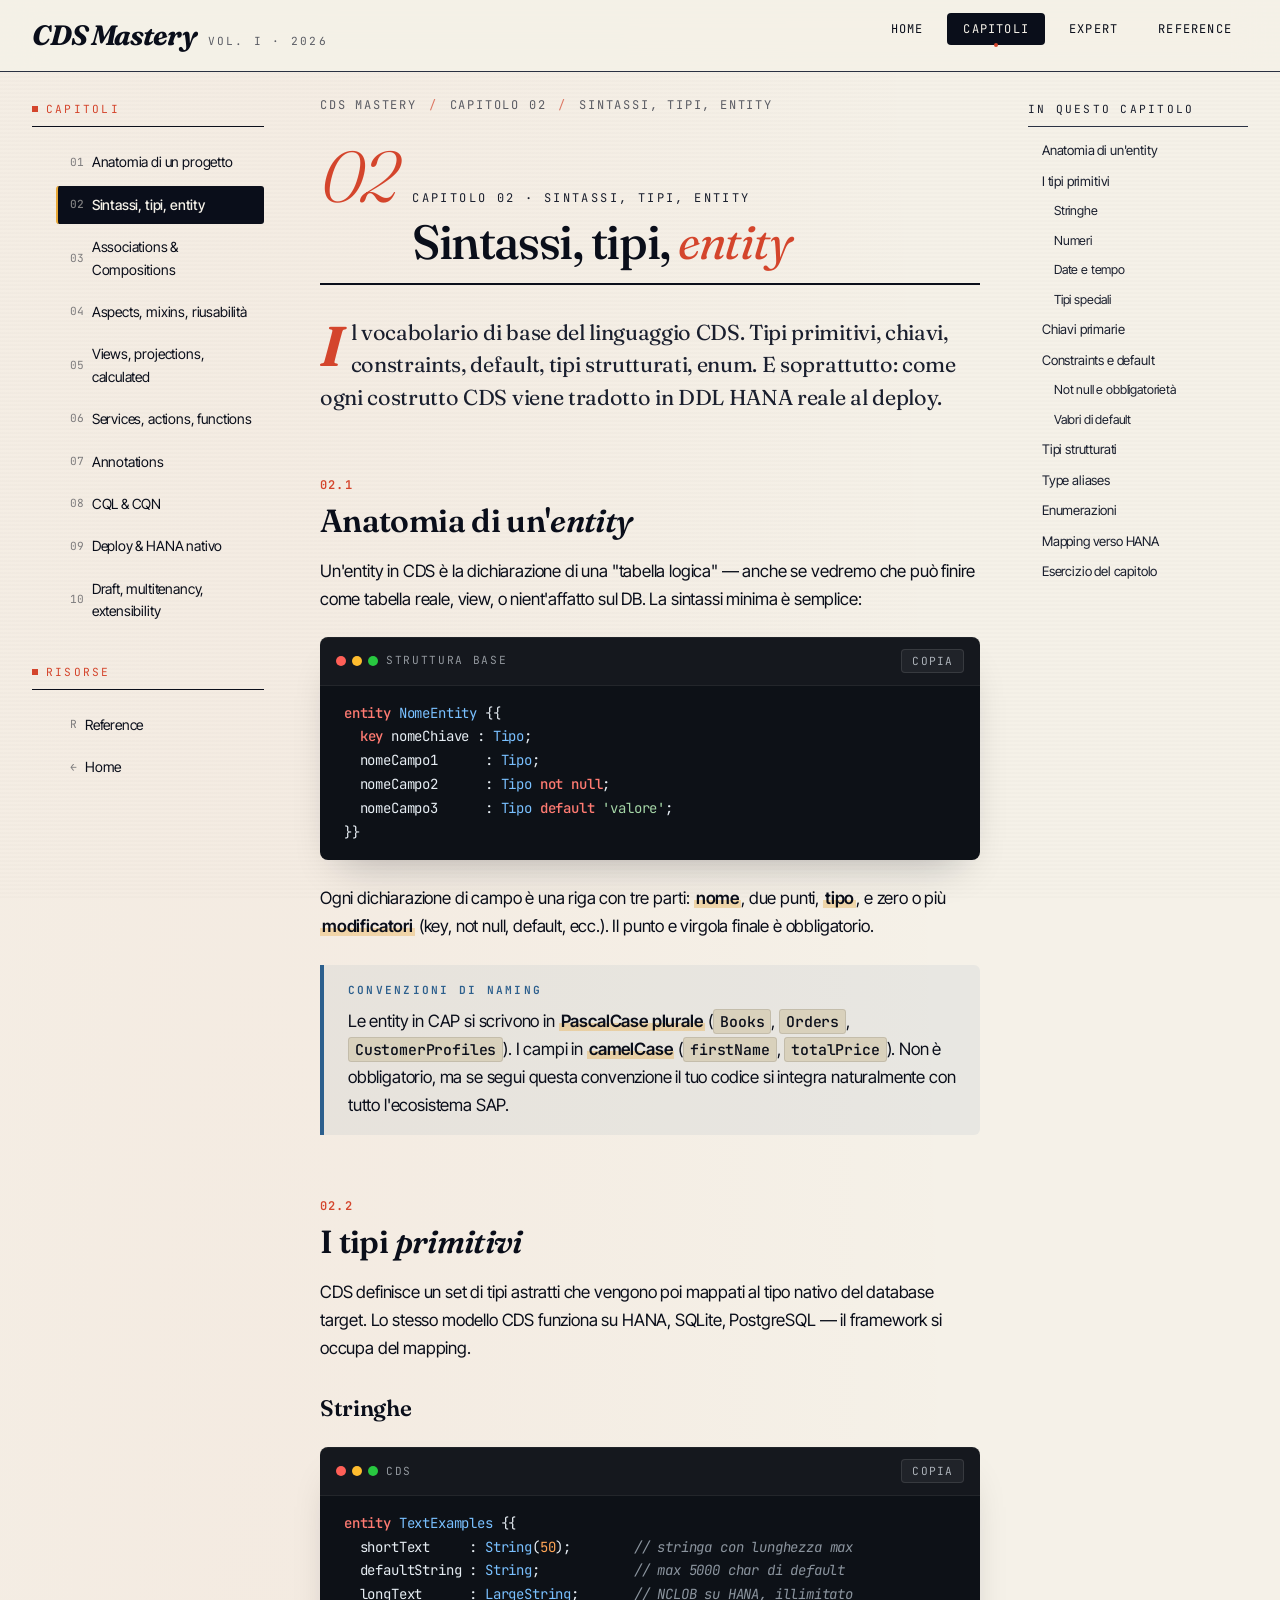
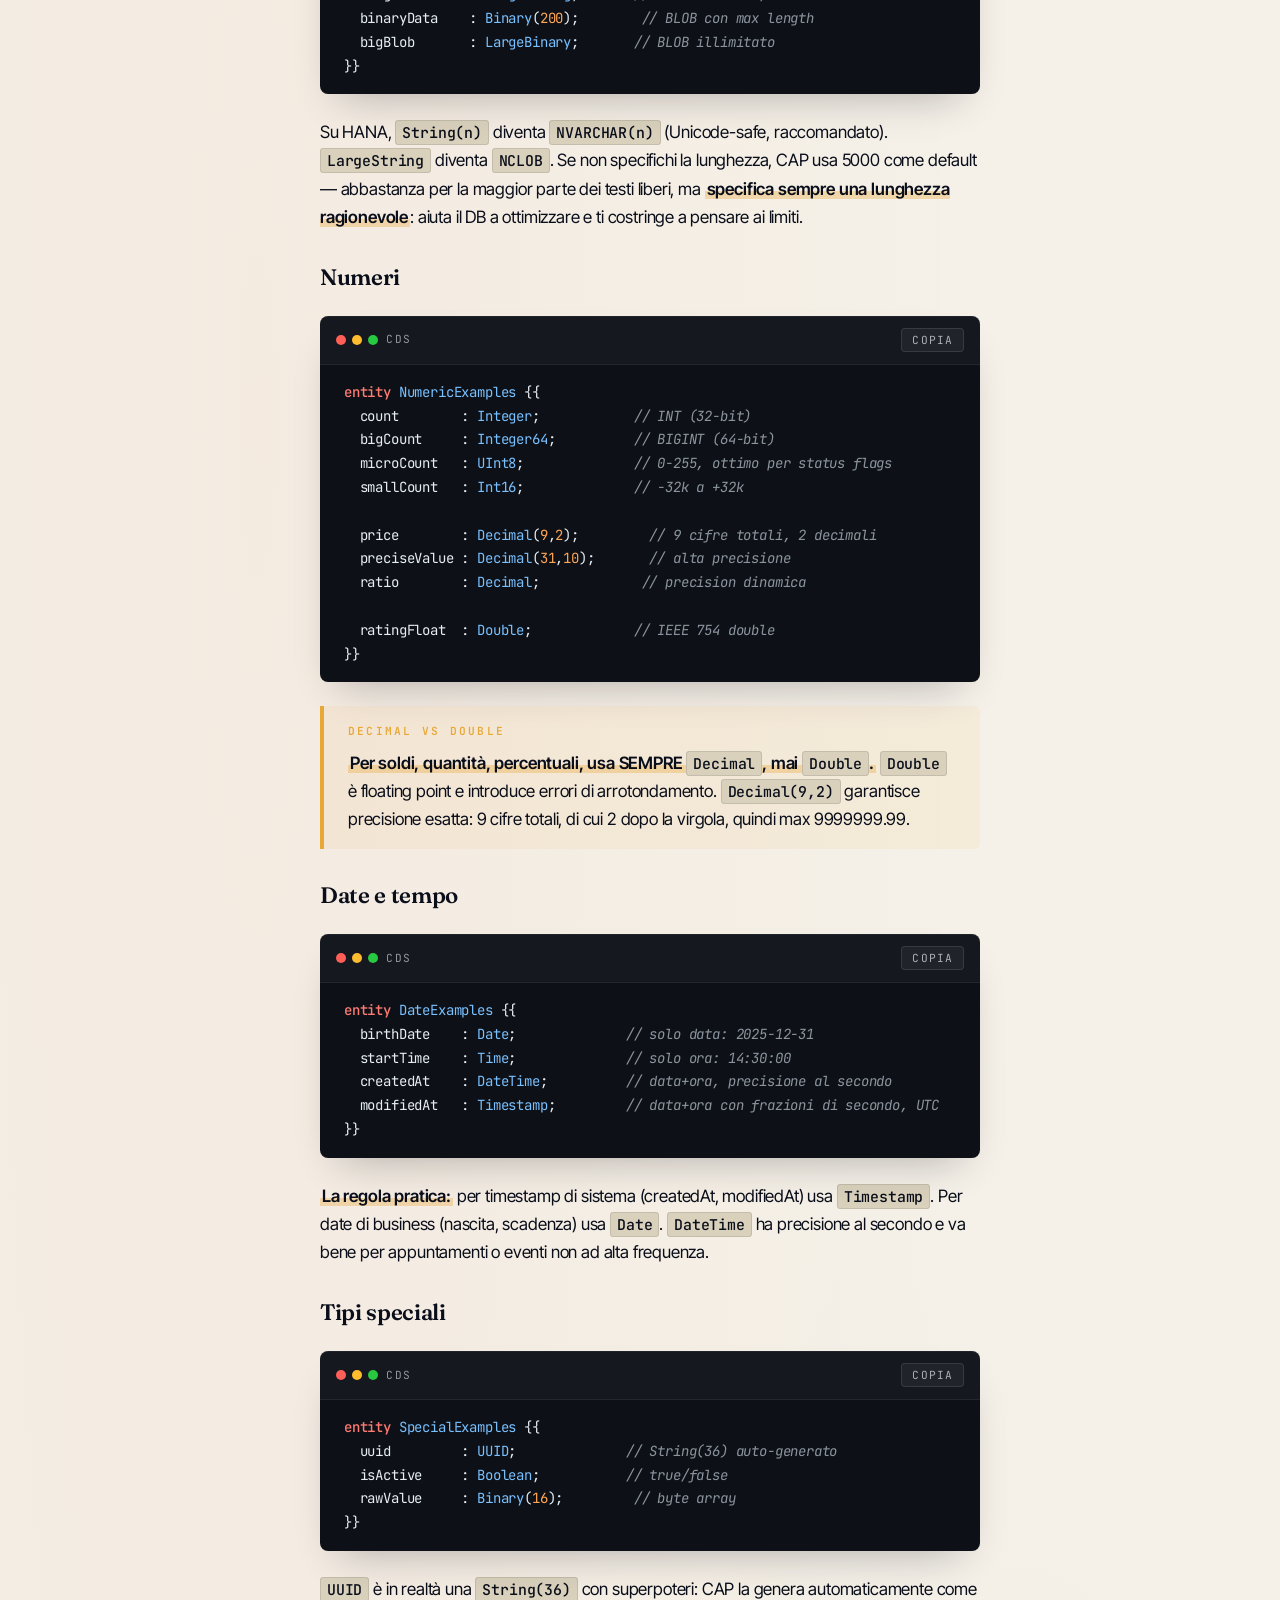
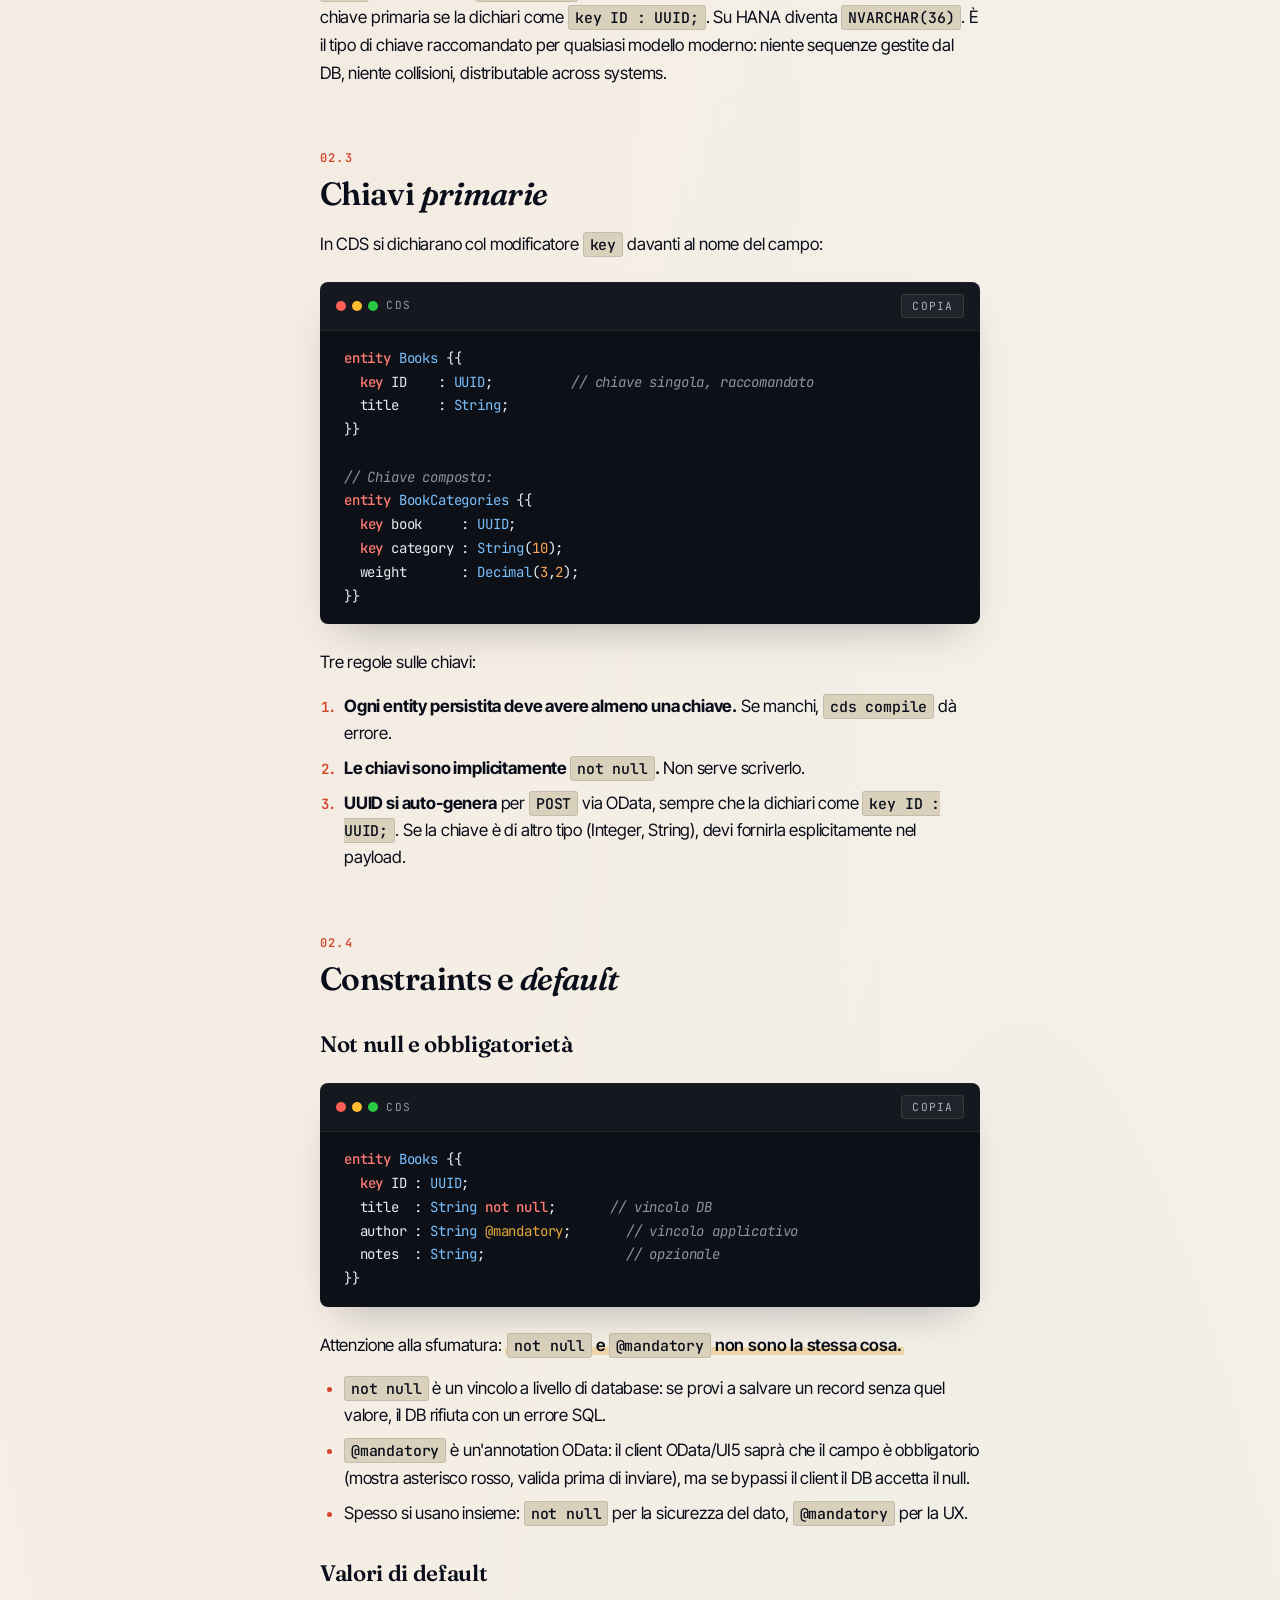
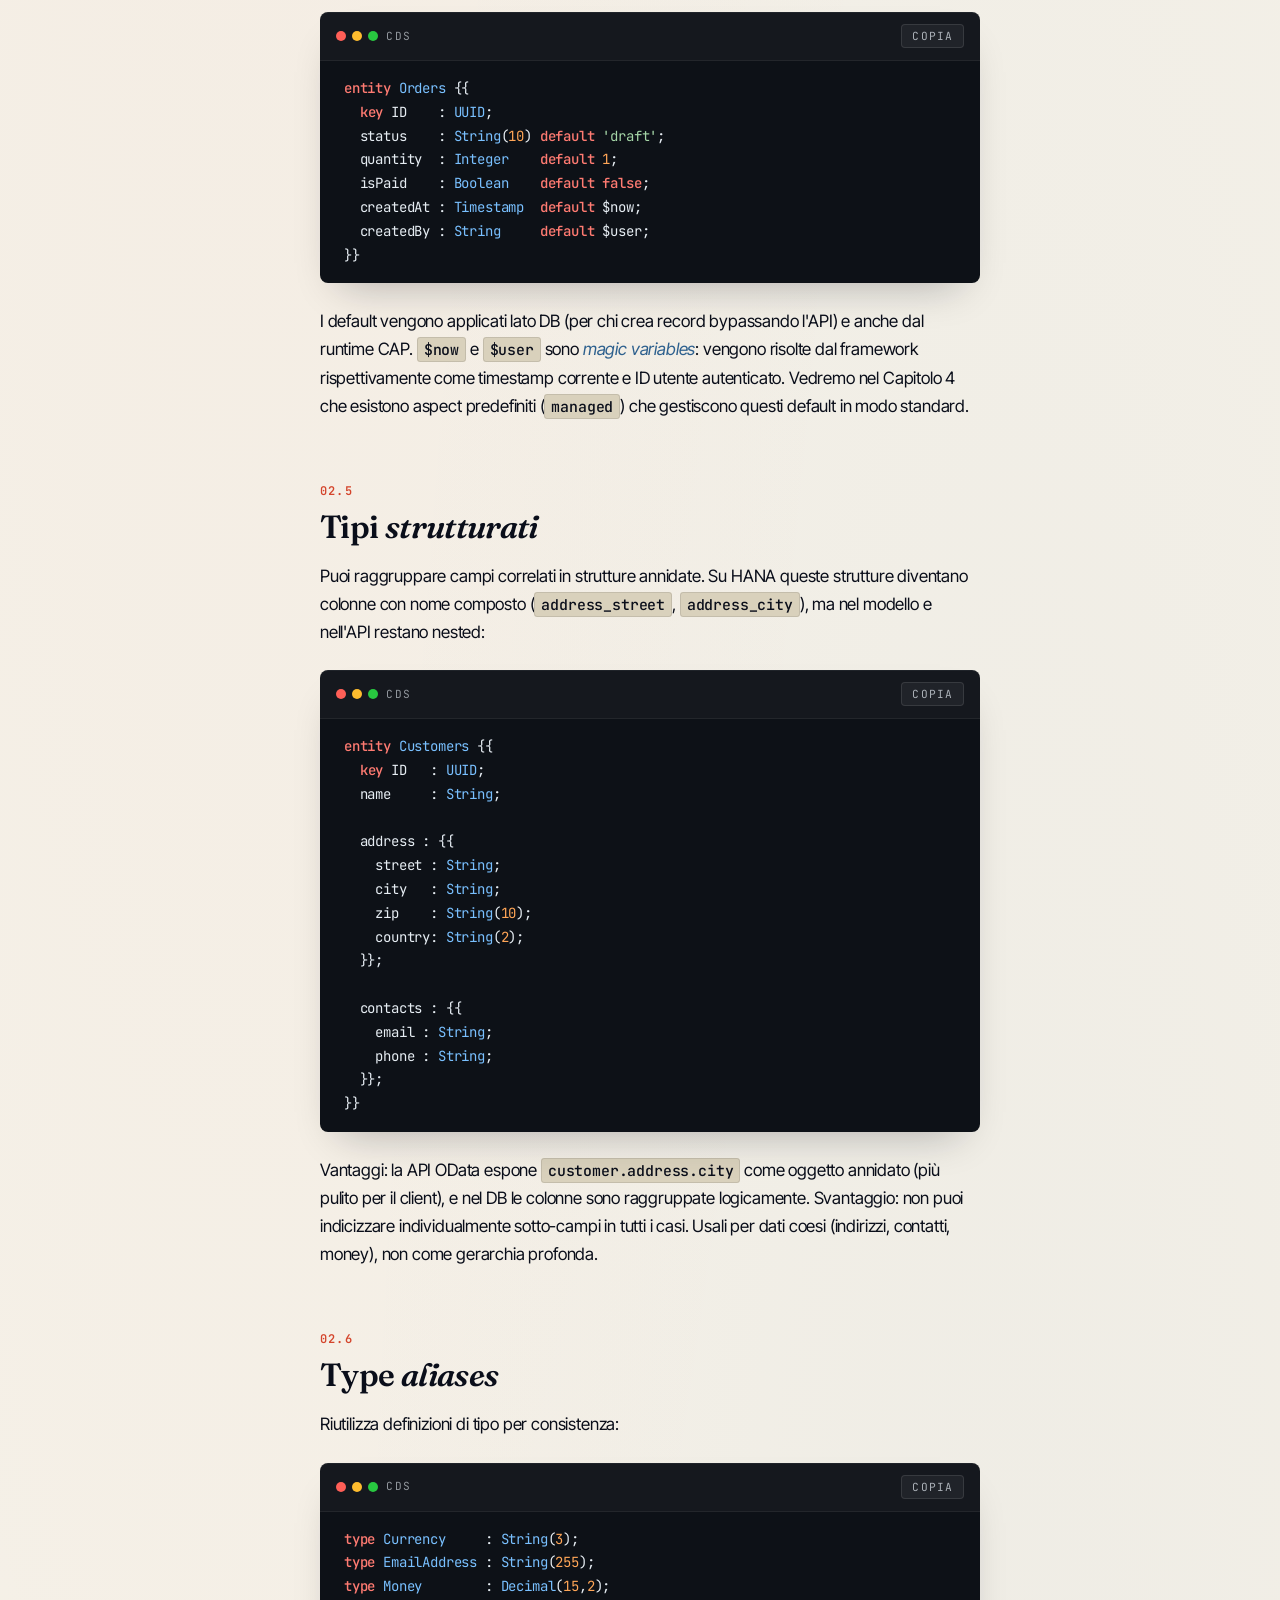
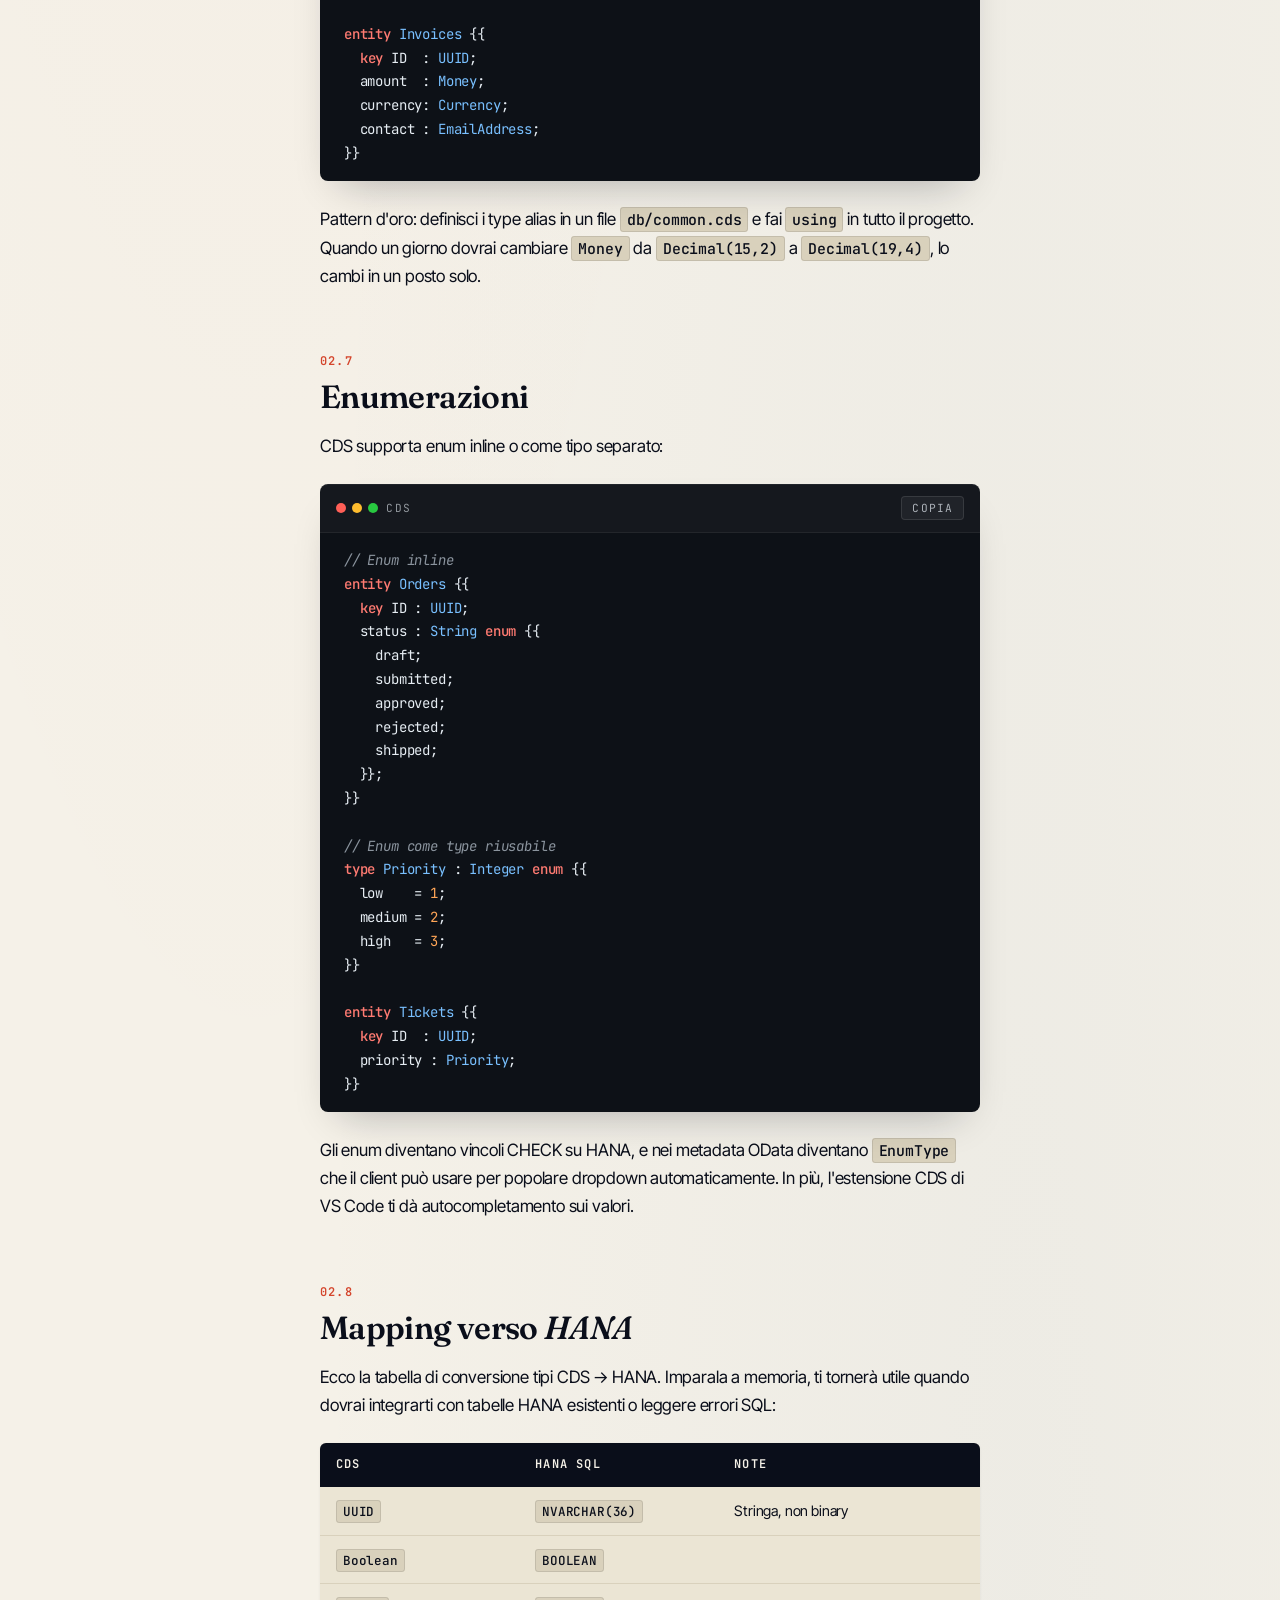
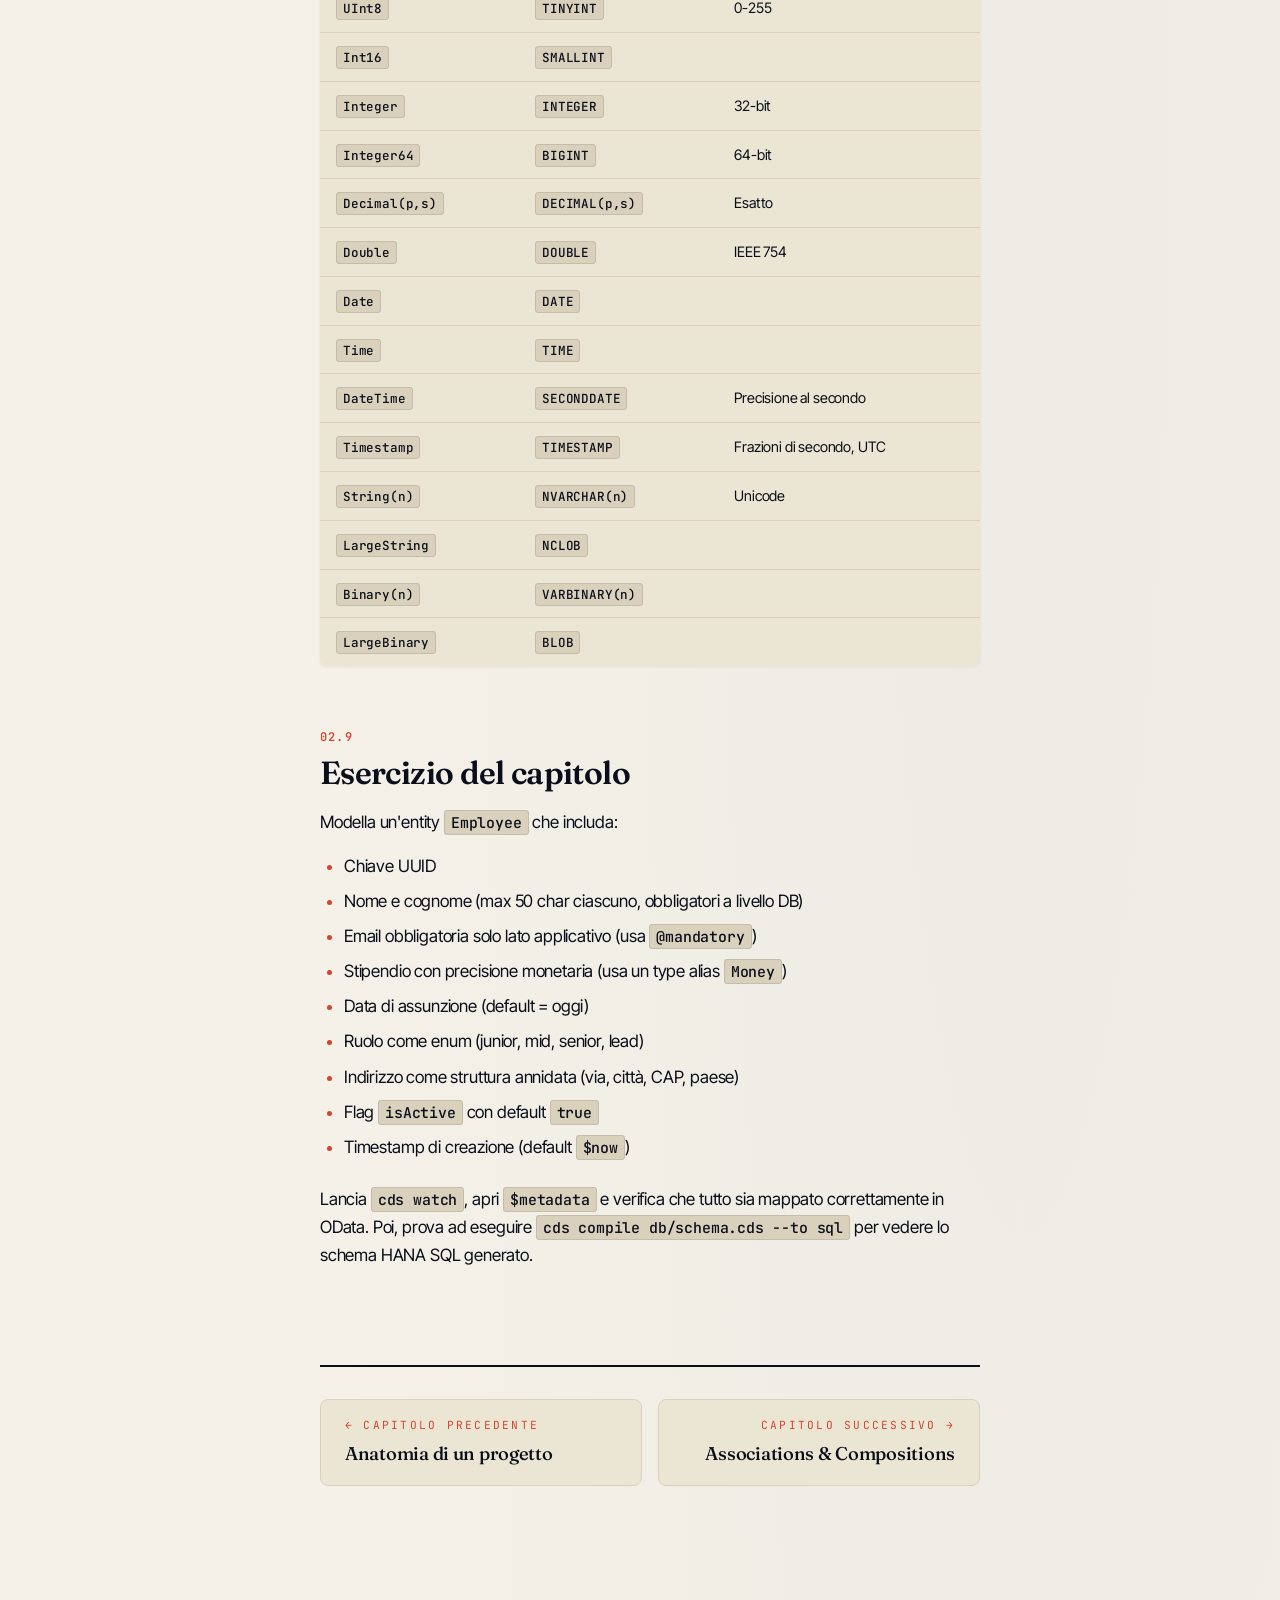
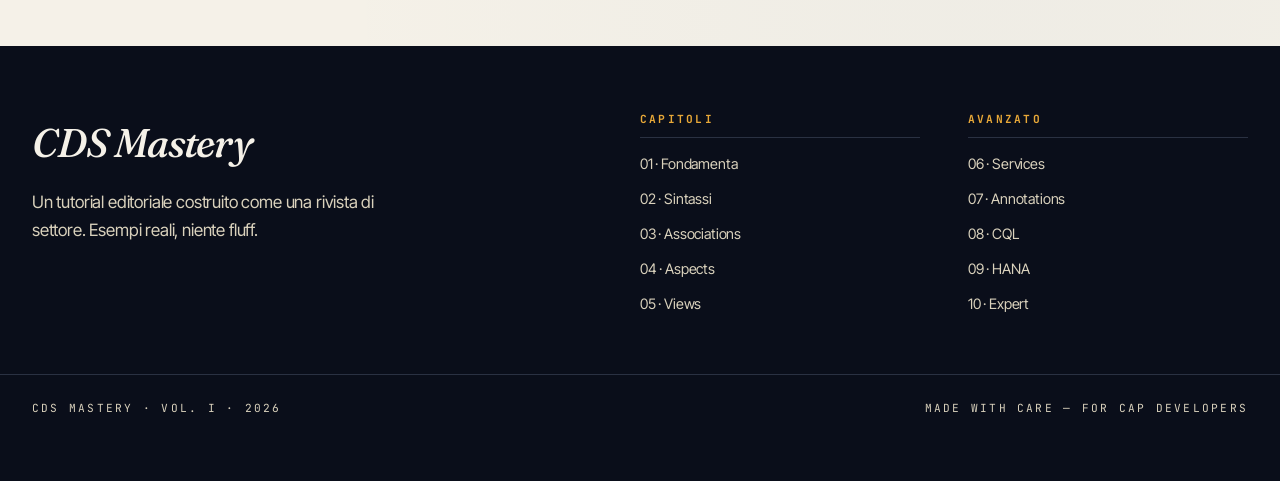
<file: ch02-syntax.html>
<!DOCTYPE html>
<html lang="it">
<head>
<meta charset="UTF-8">
<meta name="viewport" content="width=device-width, initial-scale=1.0">
<title>Cap. 02 · Sintassi, tipi, entity — CDS Mastery</title>
<link rel="stylesheet" href="css/style.css">
</head>
<body>

<nav class="topbar">
  <div class="topbar-inner">
    <a href="index.html" class="brand">
      <span class="brand-mark">CDS Mastery</span>
      <span class="brand-sub">Vol. I · 2026</span>
    </a>
    <ul class="nav-pages">
      <li><a href="index.html">Home</a></li>
      <li><a href="ch01-foundations.html" class="active">Capitoli</a></li>
      <li><a href="ch10-expert.html">Expert</a></li>
      <li><a href="reference.html">Reference</a></li>
    </ul>
  </div>
</nav>

<main class="layout">

  <aside class="sidebar">
  <div class="sidebar-section">
    <div class="sidebar-label">Capitoli</div>
    <ul>
      <li><a href="ch01-foundations.html"><span class="sidebar-num">01</span> Anatomia di un progetto</a></li>
      <li><a href="ch02-syntax.html" class="active"><span class="sidebar-num">02</span> Sintassi, tipi, entity</a></li>
      <li><a href="ch03-associations.html"><span class="sidebar-num">03</span> Associations & Compositions</a></li>
      <li><a href="ch04-aspects.html"><span class="sidebar-num">04</span> Aspects, mixins, riusabilità</a></li>
      <li><a href="ch05-views.html"><span class="sidebar-num">05</span> Views, projections, calculated</a></li>
      <li><a href="ch06-services.html"><span class="sidebar-num">06</span> Services, actions, functions</a></li>
      <li><a href="ch07-annotations.html"><span class="sidebar-num">07</span> Annotations</a></li>
      <li><a href="ch08-cql.html"><span class="sidebar-num">08</span> CQL & CQN</a></li>
      <li><a href="ch09-hana.html"><span class="sidebar-num">09</span> Deploy & HANA nativo</a></li>
      <li><a href="ch10-expert.html"><span class="sidebar-num">10</span> Draft, multitenancy, extensibility</a></li>
    </ul>
  </div>
  <div class="sidebar-section">
    <div class="sidebar-label">Risorse</div>
    <ul>
      <li><a href="reference.html"><span class="sidebar-num">R</span> Reference</a></li>
      <li><a href="index.html"><span class="sidebar-num">←</span> Home</a></li>
    </ul>
  </div>
</aside>

  <article class="content">
    <div class="crumbs">
      <span>CDS Mastery</span>
      <span>Capitolo 02</span>
      <span>Sintassi, tipi, entity</span>
    </div>
    
    <header class="chapter-meta">
      <div class="chapter-num">02</div>
      <div class="chapter-info">
        <div class="chapter-kicker">Capitolo 02 · Sintassi, tipi, entity</div>
        <h1 class="chapter-title">Sintassi, tipi, <em>entity</em></h1>
      </div>
    </header>
    
    <p class="chapter-lead">Il vocabolario di base del linguaggio CDS. Tipi primitivi, chiavi, constraints, default, tipi strutturati, enum. E soprattutto: come ogni costrutto CDS viene tradotto in DDL HANA reale al deploy.</p>
    

    <h2 id="anatomia-entity" data-num="02.1">Anatomia di un'<em>entity</em></h2>
    
    <p>Un'entity in CDS è la dichiarazione di una "tabella logica" — anche se vedremo che può finire come tabella reale, view, o nient'affatto sul DB. La sintassi minima è semplice:</p>
    
    <div class="code-block">
  <div class="code-header">
    <div class="code-lang">
      <span class="code-dots"><span class="code-dot"></span><span class="code-dot"></span><span class="code-dot"></span></span>
      <span>struttura base</span>
    </div>
    <button class="code-copy">Copia</button>
  </div>
  <pre><code><span class="kw">entity</span> <span class="type">NomeEntity</span> {{
  <span class="kw">key</span> nomeChiave : <span class="type">Tipo</span>;
  nomeCampo1      : <span class="type">Tipo</span>;
  nomeCampo2      : <span class="type">Tipo</span> <span class="kw">not null</span>;
  nomeCampo3      : <span class="type">Tipo</span> <span class="kw">default</span> <span class="str">'valore'</span>;
}}</code></pre>
</div>
    
    <p>Ogni dichiarazione di campo è una riga con tre parti: <strong>nome</strong>, due punti, <strong>tipo</strong>, e zero o più <strong>modificatori</strong> (key, not null, default, ecc.). Il punto e virgola finale è obbligatorio.</p>
    
    <div class="callout">
  <div class="callout-label">Convenzioni di naming</div>
  <p>Le entity in CAP si scrivono in <strong>PascalCase plurale</strong> (<code>Books</code>, <code>Orders</code>, <code>CustomerProfiles</code>). I campi in <strong>camelCase</strong> (<code>firstName</code>, <code>totalPrice</code>). Non è obbligatorio, ma se segui questa convenzione il tuo codice si integra naturalmente con tutto l'ecosistema SAP.</p>
</div>
    
    <h2 id="tipi-primitivi" data-num="02.2">I tipi <em>primitivi</em></h2>
    
    <p>CDS definisce un set di tipi astratti che vengono poi mappati al tipo nativo del database target. Lo stesso modello CDS funziona su HANA, SQLite, PostgreSQL — il framework si occupa del mapping.</p>
    
    <h3 id="string-types">Stringhe</h3>
    
    <div class="code-block">
  <div class="code-header">
    <div class="code-lang">
      <span class="code-dots"><span class="code-dot"></span><span class="code-dot"></span><span class="code-dot"></span></span>
      <span>cds</span>
    </div>
    <button class="code-copy">Copia</button>
  </div>
  <pre><code><span class="kw">entity</span> <span class="type">TextExamples</span> {{
  shortText     : <span class="type">String</span>(<span class="num">50</span>);        <span class="cmt">// stringa con lunghezza max</span>
  defaultString : <span class="type">String</span>;            <span class="cmt">// max 5000 char di default</span>
  longText      : <span class="type">LargeString</span>;       <span class="cmt">// NCLOB su HANA, illimitato</span>
  binaryData    : <span class="type">Binary</span>(<span class="num">200</span>);        <span class="cmt">// BLOB con max length</span>
  bigBlob       : <span class="type">LargeBinary</span>;       <span class="cmt">// BLOB illimitato</span>
}}</code></pre>
</div>
    
    <p>Su HANA, <code>String(n)</code> diventa <code>NVARCHAR(n)</code> (Unicode-safe, raccomandato). <code>LargeString</code> diventa <code>NCLOB</code>. Se non specifichi la lunghezza, CAP usa 5000 come default — abbastanza per la maggior parte dei testi liberi, ma <strong>specifica sempre una lunghezza ragionevole</strong>: aiuta il DB a ottimizzare e ti costringe a pensare ai limiti.</p>
    
    <h3 id="numeric-types">Numeri</h3>
    
    <div class="code-block">
  <div class="code-header">
    <div class="code-lang">
      <span class="code-dots"><span class="code-dot"></span><span class="code-dot"></span><span class="code-dot"></span></span>
      <span>cds</span>
    </div>
    <button class="code-copy">Copia</button>
  </div>
  <pre><code><span class="kw">entity</span> <span class="type">NumericExamples</span> {{
  count        : <span class="type">Integer</span>;            <span class="cmt">// INT (32-bit)</span>
  bigCount     : <span class="type">Integer64</span>;          <span class="cmt">// BIGINT (64-bit)</span>
  microCount   : <span class="type">UInt8</span>;              <span class="cmt">// 0-255, ottimo per status flags</span>
  smallCount   : <span class="type">Int16</span>;              <span class="cmt">// -32k a +32k</span>
  
  price        : <span class="type">Decimal</span>(<span class="num">9</span>,<span class="num">2</span>);         <span class="cmt">// 9 cifre totali, 2 decimali</span>
  preciseValue : <span class="type">Decimal</span>(<span class="num">31</span>,<span class="num">10</span>);       <span class="cmt">// alta precisione</span>
  ratio        : <span class="type">Decimal</span>;             <span class="cmt">// precision dinamica</span>
  
  ratingFloat  : <span class="type">Double</span>;             <span class="cmt">// IEEE 754 double</span>
}}</code></pre>
</div>
    
    <div class="callout callout-warn">
  <div class="callout-label">Decimal vs Double</div>
  <p><strong>Per soldi, quantità, percentuali, usa SEMPRE <code>Decimal</code>, mai <code>Double</code>.</strong> <code>Double</code> è floating point e introduce errori di arrotondamento. <code>Decimal(9,2)</code> garantisce precisione esatta: 9 cifre totali, di cui 2 dopo la virgola, quindi max 9999999.99.</p>
</div>
    
    <h3 id="date-types">Date e tempo</h3>
    
    <div class="code-block">
  <div class="code-header">
    <div class="code-lang">
      <span class="code-dots"><span class="code-dot"></span><span class="code-dot"></span><span class="code-dot"></span></span>
      <span>cds</span>
    </div>
    <button class="code-copy">Copia</button>
  </div>
  <pre><code><span class="kw">entity</span> <span class="type">DateExamples</span> {{
  birthDate    : <span class="type">Date</span>;              <span class="cmt">// solo data: 2025-12-31</span>
  startTime    : <span class="type">Time</span>;              <span class="cmt">// solo ora: 14:30:00</span>
  createdAt    : <span class="type">DateTime</span>;          <span class="cmt">// data+ora, precisione al secondo</span>
  modifiedAt   : <span class="type">Timestamp</span>;         <span class="cmt">// data+ora con frazioni di secondo, UTC</span>
}}</code></pre>
</div>
    
    <p><strong>La regola pratica:</strong> per timestamp di sistema (createdAt, modifiedAt) usa <code>Timestamp</code>. Per date di business (nascita, scadenza) usa <code>Date</code>. <code>DateTime</code> ha precisione al secondo e va bene per appuntamenti o eventi non ad alta frequenza.</p>
    
    <h3 id="special-types">Tipi speciali</h3>
    
    <div class="code-block">
  <div class="code-header">
    <div class="code-lang">
      <span class="code-dots"><span class="code-dot"></span><span class="code-dot"></span><span class="code-dot"></span></span>
      <span>cds</span>
    </div>
    <button class="code-copy">Copia</button>
  </div>
  <pre><code><span class="kw">entity</span> <span class="type">SpecialExamples</span> {{
  uuid         : <span class="type">UUID</span>;              <span class="cmt">// String(36) auto-generato</span>
  isActive     : <span class="type">Boolean</span>;           <span class="cmt">// true/false</span>
  rawValue     : <span class="type">Binary</span>(<span class="num">16</span>);         <span class="cmt">// byte array</span>
}}</code></pre>
</div>
    
    <p><code>UUID</code> è in realtà una <code>String(36)</code> con superpoteri: CAP la genera automaticamente come chiave primaria se la dichiari come <code>key ID : UUID;</code>. Su HANA diventa <code>NVARCHAR(36)</code>. È il tipo di chiave raccomandato per qualsiasi modello moderno: niente sequenze gestite dal DB, niente collisioni, distributable across systems.</p>
    
    <h2 id="keys" data-num="02.3">Chiavi <em>primarie</em></h2>
    
    <p>In CDS si dichiarano col modificatore <code>key</code> davanti al nome del campo:</p>
    
    <div class="code-block">
  <div class="code-header">
    <div class="code-lang">
      <span class="code-dots"><span class="code-dot"></span><span class="code-dot"></span><span class="code-dot"></span></span>
      <span>cds</span>
    </div>
    <button class="code-copy">Copia</button>
  </div>
  <pre><code><span class="kw">entity</span> <span class="type">Books</span> {{
  <span class="kw">key</span> ID    : <span class="type">UUID</span>;          <span class="cmt">// chiave singola, raccomandato</span>
  title     : <span class="type">String</span>;
}}

<span class="cmt">// Chiave composta:</span>
<span class="kw">entity</span> <span class="type">BookCategories</span> {{
  <span class="kw">key</span> book     : <span class="type">UUID</span>;
  <span class="kw">key</span> category : <span class="type">String</span>(<span class="num">10</span>);
  weight       : <span class="type">Decimal</span>(<span class="num">3</span>,<span class="num">2</span>);
}}</code></pre>
</div>
    
    <p>Tre regole sulle chiavi:</p>
    
    <ol>
      <li><strong>Ogni entity persistita deve avere almeno una chiave.</strong> Se manchi, <code>cds compile</code> dà errore.</li>
      <li><strong>Le chiavi sono implicitamente <code>not null</code>.</strong> Non serve scriverlo.</li>
      <li><strong>UUID si auto-genera</strong> per <code>POST</code> via OData, sempre che la dichiari come <code>key ID : UUID;</code>. Se la chiave è di altro tipo (Integer, String), devi fornirla esplicitamente nel payload.</li>
    </ol>
    
    <h2 id="constraints" data-num="02.4">Constraints e <em>default</em></h2>
    
    <h3 id="not-null">Not null e obbligatorietà</h3>
    
    <div class="code-block">
  <div class="code-header">
    <div class="code-lang">
      <span class="code-dots"><span class="code-dot"></span><span class="code-dot"></span><span class="code-dot"></span></span>
      <span>cds</span>
    </div>
    <button class="code-copy">Copia</button>
  </div>
  <pre><code><span class="kw">entity</span> <span class="type">Books</span> {{
  <span class="kw">key</span> ID : <span class="type">UUID</span>;
  title  : <span class="type">String</span> <span class="kw">not null</span>;       <span class="cmt">// vincolo DB</span>
  author : <span class="type">String</span> <span class="ann">@mandatory</span>;       <span class="cmt">// vincolo applicativo</span>
  notes  : <span class="type">String</span>;                  <span class="cmt">// opzionale</span>
}}</code></pre>
</div>
    
    <p>Attenzione alla sfumatura: <strong><code>not null</code> e <code>@mandatory</code> non sono la stessa cosa.</strong></p>
    
    <ul>
      <li><code>not null</code> è un vincolo a livello di database: se provi a salvare un record senza quel valore, il DB rifiuta con un errore SQL.</li>
      <li><code>@mandatory</code> è un'annotation OData: il client OData/UI5 saprà che il campo è obbligatorio (mostra asterisco rosso, valida prima di inviare), ma se bypassi il client il DB accetta il null.</li>
      <li>Spesso si usano insieme: <code>not null</code> per la sicurezza del dato, <code>@mandatory</code> per la UX.</li>
    </ul>
    
    <h3 id="default-values">Valori di default</h3>
    
    <div class="code-block">
  <div class="code-header">
    <div class="code-lang">
      <span class="code-dots"><span class="code-dot"></span><span class="code-dot"></span><span class="code-dot"></span></span>
      <span>cds</span>
    </div>
    <button class="code-copy">Copia</button>
  </div>
  <pre><code><span class="kw">entity</span> <span class="type">Orders</span> {{
  <span class="kw">key</span> ID    : <span class="type">UUID</span>;
  status    : <span class="type">String</span>(<span class="num">10</span>) <span class="kw">default</span> <span class="str">'draft'</span>;
  quantity  : <span class="type">Integer</span>    <span class="kw">default</span> <span class="num">1</span>;
  isPaid    : <span class="type">Boolean</span>    <span class="kw">default</span> <span class="kw">false</span>;
  createdAt : <span class="type">Timestamp</span>  <span class="kw">default</span> $now;
  createdBy : <span class="type">String</span>     <span class="kw">default</span> $user;
}}</code></pre>
</div>
    
    <p>I default vengono applicati lato DB (per chi crea record bypassando l'API) e anche dal runtime CAP. <code>$now</code> e <code>$user</code> sono <em>magic variables</em>: vengono risolte dal framework rispettivamente come timestamp corrente e ID utente autenticato. Vedremo nel Capitolo 4 che esistono aspect predefiniti (<code>managed</code>) che gestiscono questi default in modo standard.</p>
    
    <h2 id="structured" data-num="02.5">Tipi <em>strutturati</em></h2>
    
    <p>Puoi raggruppare campi correlati in strutture annidate. Su HANA queste strutture diventano colonne con nome composto (<code>address_street</code>, <code>address_city</code>), ma nel modello e nell'API restano nested:</p>
    
    <div class="code-block">
  <div class="code-header">
    <div class="code-lang">
      <span class="code-dots"><span class="code-dot"></span><span class="code-dot"></span><span class="code-dot"></span></span>
      <span>cds</span>
    </div>
    <button class="code-copy">Copia</button>
  </div>
  <pre><code><span class="kw">entity</span> <span class="type">Customers</span> {{
  <span class="kw">key</span> ID   : <span class="type">UUID</span>;
  name     : <span class="type">String</span>;
  
  address : {{
    street : <span class="type">String</span>;
    city   : <span class="type">String</span>;
    zip    : <span class="type">String</span>(<span class="num">10</span>);
    country: <span class="type">String</span>(<span class="num">2</span>);
  }};
  
  contacts : {{
    email : <span class="type">String</span>;
    phone : <span class="type">String</span>;
  }};
}}</code></pre>
</div>
    
    <p>Vantaggi: la API OData espone <code>customer.address.city</code> come oggetto annidato (più pulito per il client), e nel DB le colonne sono raggruppate logicamente. Svantaggio: non puoi indicizzare individualmente sotto-campi in tutti i casi. Usali per dati coesi (indirizzi, contatti, money), non come gerarchia profonda.</p>
    
    <h2 id="type-aliases" data-num="02.6">Type <em>aliases</em></h2>
    
    <p>Riutilizza definizioni di tipo per consistenza:</p>
    
    <div class="code-block">
  <div class="code-header">
    <div class="code-lang">
      <span class="code-dots"><span class="code-dot"></span><span class="code-dot"></span><span class="code-dot"></span></span>
      <span>cds</span>
    </div>
    <button class="code-copy">Copia</button>
  </div>
  <pre><code><span class="kw">type</span> <span class="type">Currency</span>     : <span class="type">String</span>(<span class="num">3</span>);
<span class="kw">type</span> <span class="type">EmailAddress</span> : <span class="type">String</span>(<span class="num">255</span>);
<span class="kw">type</span> <span class="type">Money</span>        : <span class="type">Decimal</span>(<span class="num">15</span>,<span class="num">2</span>);

<span class="kw">entity</span> <span class="type">Invoices</span> {{
  <span class="kw">key</span> ID  : <span class="type">UUID</span>;
  amount  : <span class="type">Money</span>;
  currency: <span class="type">Currency</span>;
  contact : <span class="type">EmailAddress</span>;
}}</code></pre>
</div>
    
    <p>Pattern d'oro: definisci i type alias in un file <code>db/common.cds</code> e fai <code>using</code> in tutto il progetto. Quando un giorno dovrai cambiare <code>Money</code> da <code>Decimal(15,2)</code> a <code>Decimal(19,4)</code>, lo cambi in un posto solo.</p>
    
    <h2 id="enums" data-num="02.7">Enumerazioni</h2>
    
    <p>CDS supporta enum inline o come tipo separato:</p>
    
    <div class="code-block">
  <div class="code-header">
    <div class="code-lang">
      <span class="code-dots"><span class="code-dot"></span><span class="code-dot"></span><span class="code-dot"></span></span>
      <span>cds</span>
    </div>
    <button class="code-copy">Copia</button>
  </div>
  <pre><code><span class="cmt">// Enum inline</span>
<span class="kw">entity</span> <span class="type">Orders</span> {{
  <span class="kw">key</span> ID : <span class="type">UUID</span>;
  status : <span class="type">String</span> <span class="kw">enum</span> {{
    draft;
    submitted;
    approved;
    rejected;
    shipped;
  }};
}}

<span class="cmt">// Enum come type riusabile</span>
<span class="kw">type</span> <span class="type">Priority</span> : <span class="type">Integer</span> <span class="kw">enum</span> {{
  low    = <span class="num">1</span>;
  medium = <span class="num">2</span>;
  high   = <span class="num">3</span>;
}}

<span class="kw">entity</span> <span class="type">Tickets</span> {{
  <span class="kw">key</span> ID  : <span class="type">UUID</span>;
  priority : <span class="type">Priority</span>;
}}</code></pre>
</div>
    
    <p>Gli enum diventano vincoli CHECK su HANA, e nei metadata OData diventano <code>EnumType</code> che il client può usare per popolare dropdown automaticamente. In più, l'estensione CDS di VS Code ti dà autocompletamento sui valori.</p>
    
    <h2 id="mapping-hana" data-num="02.8">Mapping verso <em>HANA</em></h2>
    
    <p>Ecco la tabella di conversione tipi CDS → HANA. Imparala a memoria, ti tornerà utile quando dovrai integrarti con tabelle HANA esistenti o leggere errori SQL:</p>
    
    <table>
      <thead>
        <tr><th>CDS</th><th>HANA SQL</th><th>Note</th></tr>
      </thead>
      <tbody>
        <tr><td><code>UUID</code></td><td><code>NVARCHAR(36)</code></td><td>Stringa, non binary</td></tr>
        <tr><td><code>Boolean</code></td><td><code>BOOLEAN</code></td><td></td></tr>
        <tr><td><code>UInt8</code></td><td><code>TINYINT</code></td><td>0-255</td></tr>
        <tr><td><code>Int16</code></td><td><code>SMALLINT</code></td><td></td></tr>
        <tr><td><code>Integer</code></td><td><code>INTEGER</code></td><td>32-bit</td></tr>
        <tr><td><code>Integer64</code></td><td><code>BIGINT</code></td><td>64-bit</td></tr>
        <tr><td><code>Decimal(p,s)</code></td><td><code>DECIMAL(p,s)</code></td><td>Esatto</td></tr>
        <tr><td><code>Double</code></td><td><code>DOUBLE</code></td><td>IEEE 754</td></tr>
        <tr><td><code>Date</code></td><td><code>DATE</code></td><td></td></tr>
        <tr><td><code>Time</code></td><td><code>TIME</code></td><td></td></tr>
        <tr><td><code>DateTime</code></td><td><code>SECONDDATE</code></td><td>Precisione al secondo</td></tr>
        <tr><td><code>Timestamp</code></td><td><code>TIMESTAMP</code></td><td>Frazioni di secondo, UTC</td></tr>
        <tr><td><code>String(n)</code></td><td><code>NVARCHAR(n)</code></td><td>Unicode</td></tr>
        <tr><td><code>LargeString</code></td><td><code>NCLOB</code></td><td></td></tr>
        <tr><td><code>Binary(n)</code></td><td><code>VARBINARY(n)</code></td><td></td></tr>
        <tr><td><code>LargeBinary</code></td><td><code>BLOB</code></td><td></td></tr>
      </tbody>
    </table>
    
    <h2 id="esercizio" data-num="02.9">Esercizio del capitolo</h2>
    
    <p>Modella un'entity <code>Employee</code> che includa:</p>
    
    <ul>
      <li>Chiave UUID</li>
      <li>Nome e cognome (max 50 char ciascuno, obbligatori a livello DB)</li>
      <li>Email obbligatoria solo lato applicativo (usa <code>@mandatory</code>)</li>
      <li>Stipendio con precisione monetaria (usa un type alias <code>Money</code>)</li>
      <li>Data di assunzione (default = oggi)</li>
      <li>Ruolo come enum (junior, mid, senior, lead)</li>
      <li>Indirizzo come struttura annidata (via, città, CAP, paese)</li>
      <li>Flag <code>isActive</code> con default <code>true</code></li>
      <li>Timestamp di creazione (default <code>$now</code>)</li>
    </ul>
    
    <p>Lancia <code>cds watch</code>, apri <code>$metadata</code> e verifica che tutto sia mappato correttamente in OData. Poi, prova ad eseguire <code>cds compile db/schema.cds --to sql</code> per vedere lo schema HANA SQL generato.</p>


    <nav class="chapter-nav">
  <a href="ch01-foundations.html" class="prev">
    <span class="chapter-nav-dir">← Capitolo precedente</span>
    <span class="chapter-nav-title">Anatomia di un progetto</span>
  </a>
  <a href="ch03-associations.html" class="next">
    <span class="chapter-nav-dir">Capitolo successivo →</span>
    <span class="chapter-nav-title">Associations & Compositions</span>
  </a>
</nav>
  </article>

  <aside class="toc">
  <div class="toc-label">In questo capitolo</div>
  <ul>
    <li><a href="#anatomia-entity" >Anatomia di un'entity</a></li>
    <li><a href="#tipi-primitivi" >I tipi primitivi</a></li>
    <li><a href="#string-types" style="padding-left: 1.5rem; font-size: 0.78rem;">Stringhe</a></li>
    <li><a href="#numeric-types" style="padding-left: 1.5rem; font-size: 0.78rem;">Numeri</a></li>
    <li><a href="#date-types" style="padding-left: 1.5rem; font-size: 0.78rem;">Date e tempo</a></li>
    <li><a href="#special-types" style="padding-left: 1.5rem; font-size: 0.78rem;">Tipi speciali</a></li>
    <li><a href="#keys" >Chiavi primarie</a></li>
    <li><a href="#constraints" >Constraints e default</a></li>
    <li><a href="#not-null" style="padding-left: 1.5rem; font-size: 0.78rem;">Not null e obbligatorietà</a></li>
    <li><a href="#default-values" style="padding-left: 1.5rem; font-size: 0.78rem;">Valori di default</a></li>
    <li><a href="#structured" >Tipi strutturati</a></li>
    <li><a href="#type-aliases" >Type aliases</a></li>
    <li><a href="#enums" >Enumerazioni</a></li>
    <li><a href="#mapping-hana" >Mapping verso HANA</a></li>
    <li><a href="#esercizio" >Esercizio del capitolo</a></li>
  </ul>
</aside>

</main>

<footer class="footer">
  <div class="footer-inner">
    <div>
      <div class="footer-brand">CDS Mastery</div>
      <p class="footer-tagline">Un tutorial editoriale costruito come una rivista di settore. Esempi reali, niente fluff.</p>
    </div>
    <div class="footer-section">
      <h5>Capitoli</h5>
      <ul>
        <li><a href="ch01-foundations.html">01 · Fondamenta</a></li>
        <li><a href="ch02-syntax.html">02 · Sintassi</a></li>
        <li><a href="ch03-associations.html">03 · Associations</a></li>
        <li><a href="ch04-aspects.html">04 · Aspects</a></li>
        <li><a href="ch05-views.html">05 · Views</a></li>
      </ul>
    </div>
    <div class="footer-section">
      <h5>Avanzato</h5>
      <ul>
        <li><a href="ch06-services.html">06 · Services</a></li>
        <li><a href="ch07-annotations.html">07 · Annotations</a></li>
        <li><a href="ch08-cql.html">08 · CQL</a></li>
        <li><a href="ch09-hana.html">09 · HANA</a></li>
        <li><a href="ch10-expert.html">10 · Expert</a></li>
      </ul>
    </div>
  </div>
  <div class="footer-base">
    <span>CDS Mastery · Vol. I · 2026</span>
    <span>Made with care — for CAP developers</span>
  </div>
</footer>

<script src="js/main.js"></script>
</body>
</html>
</file>
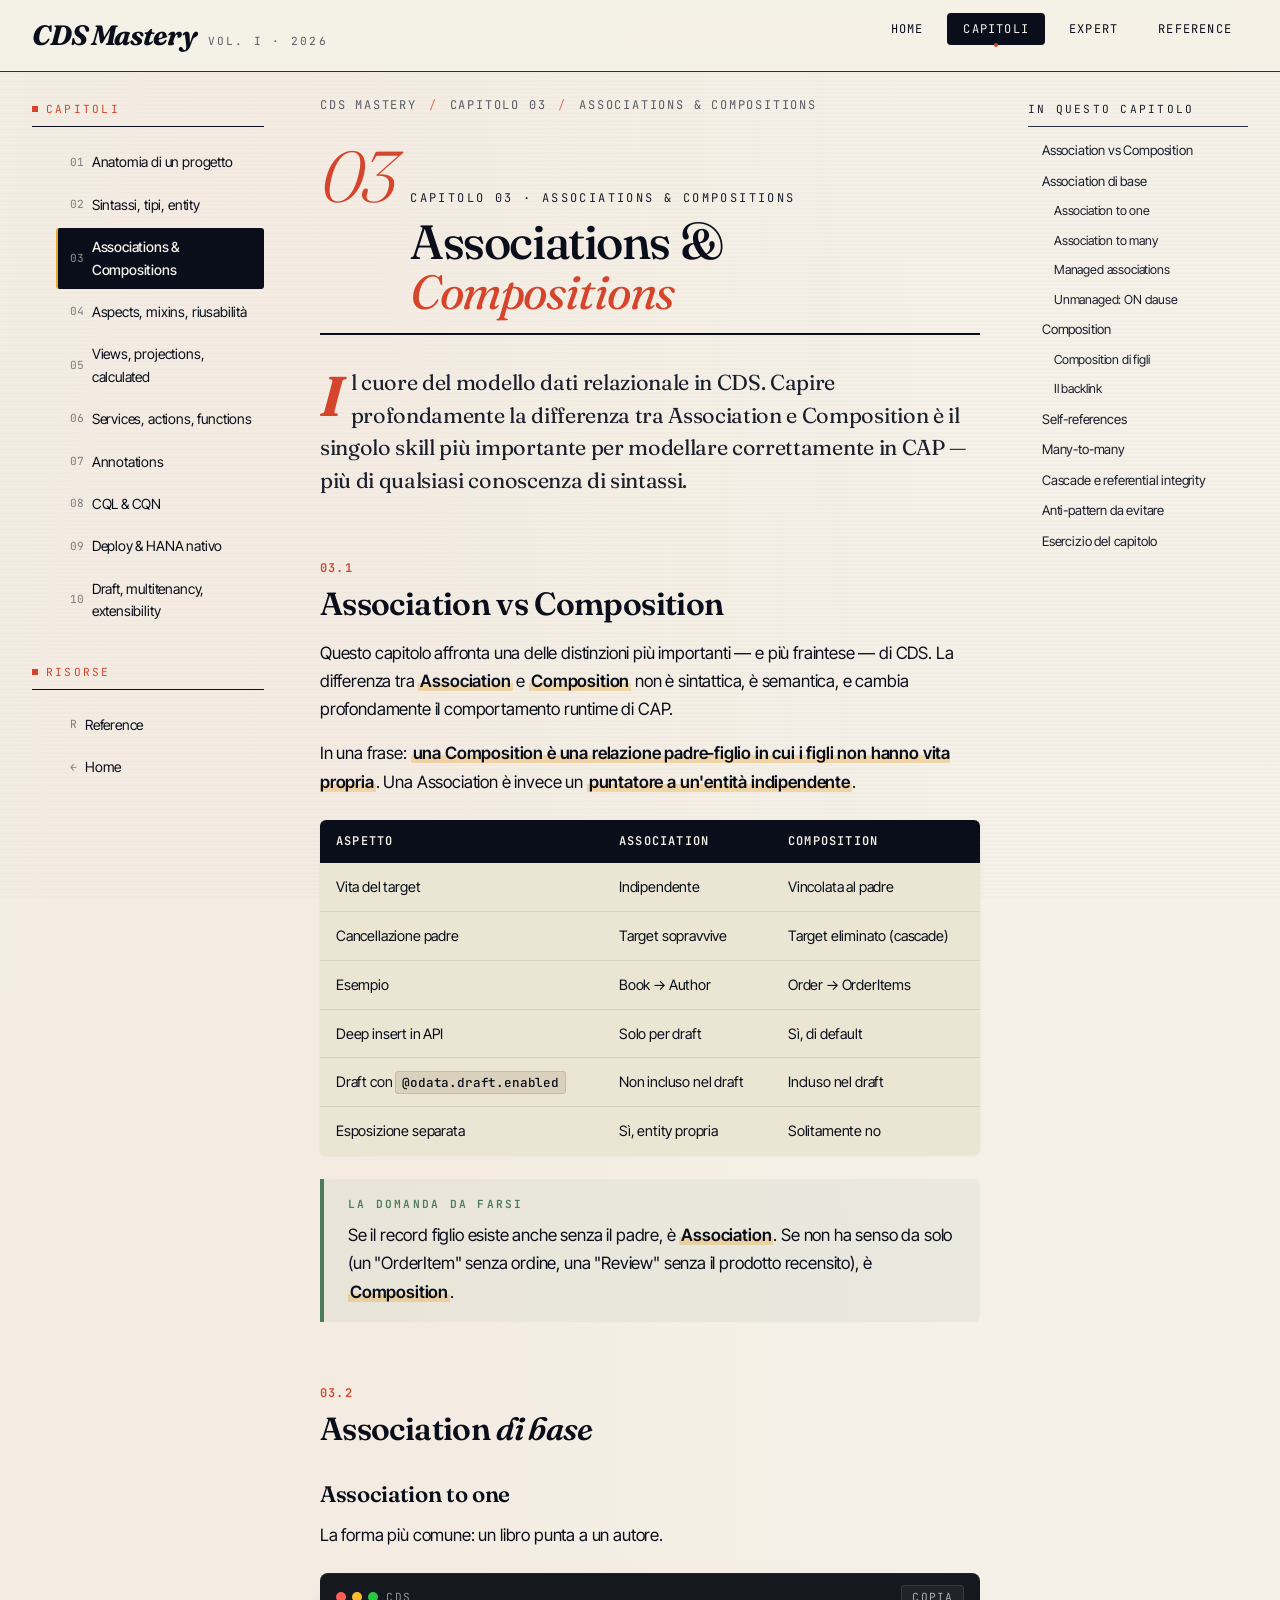
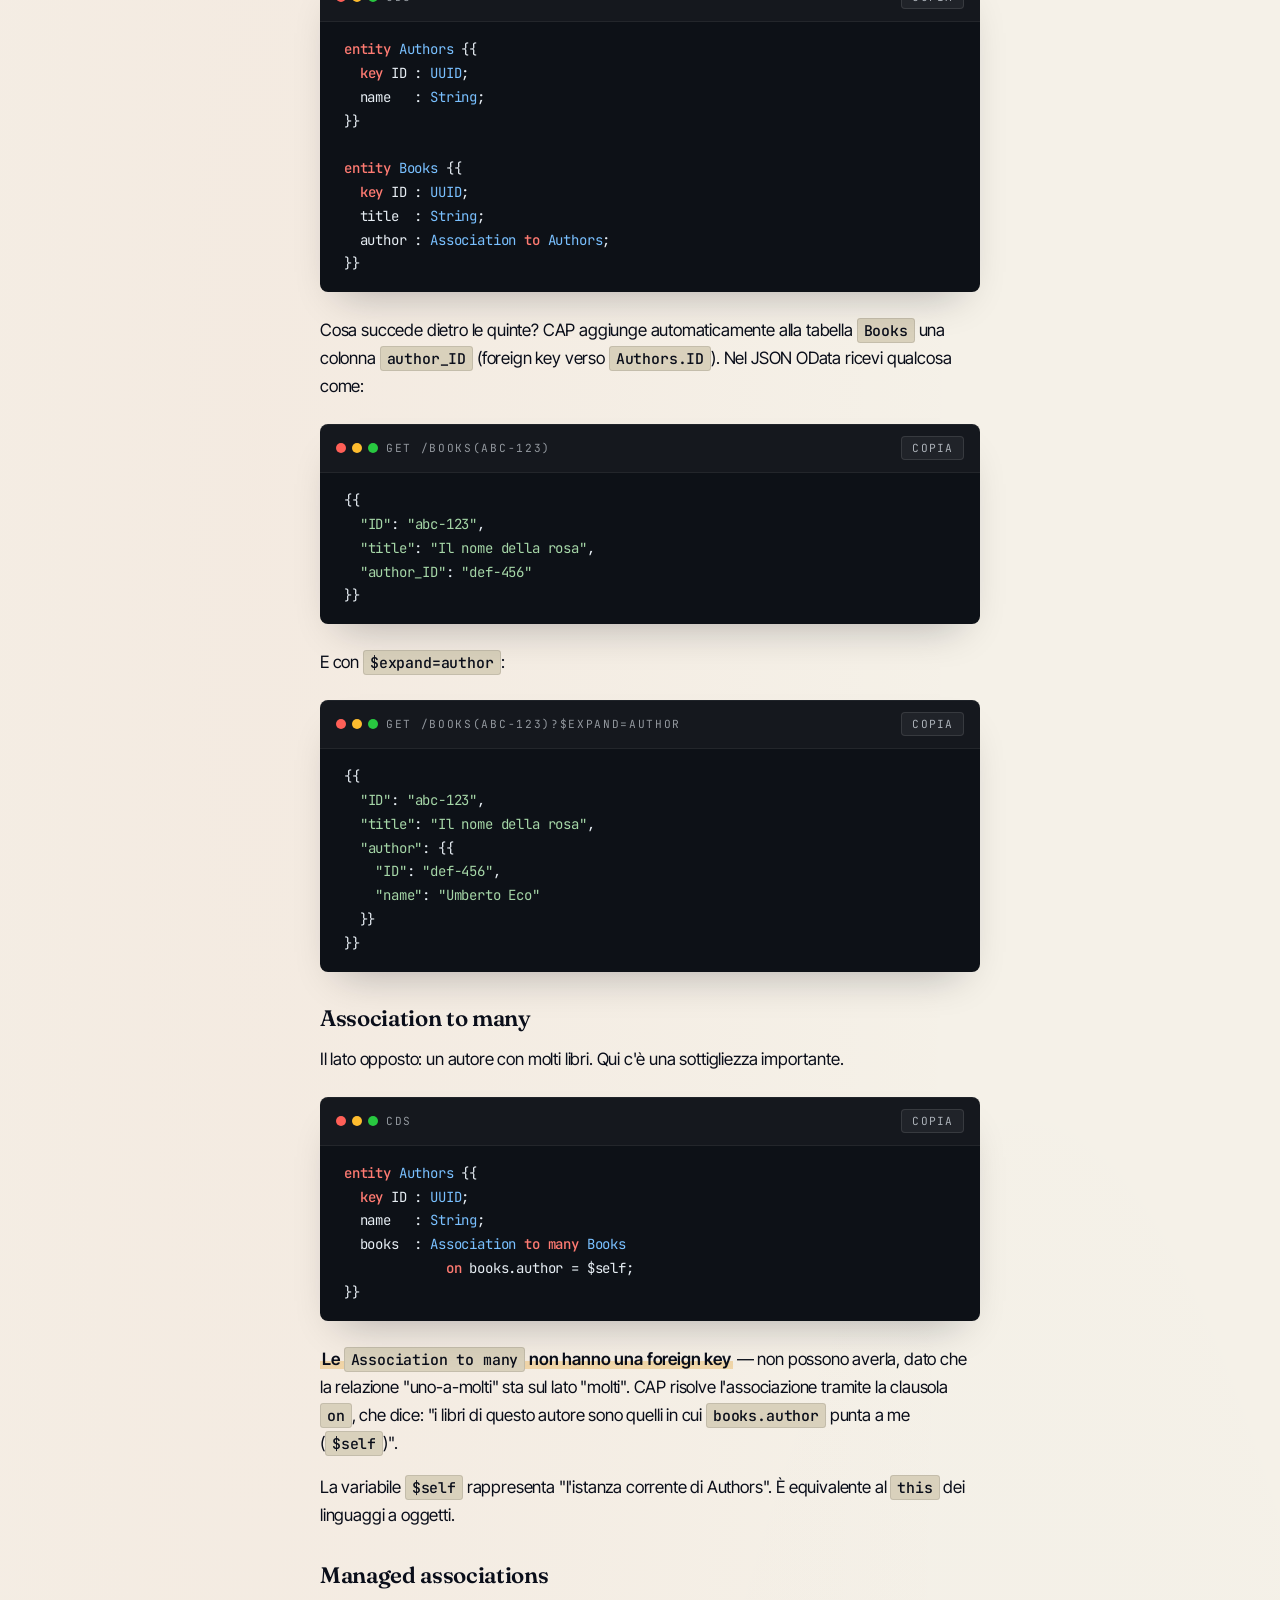
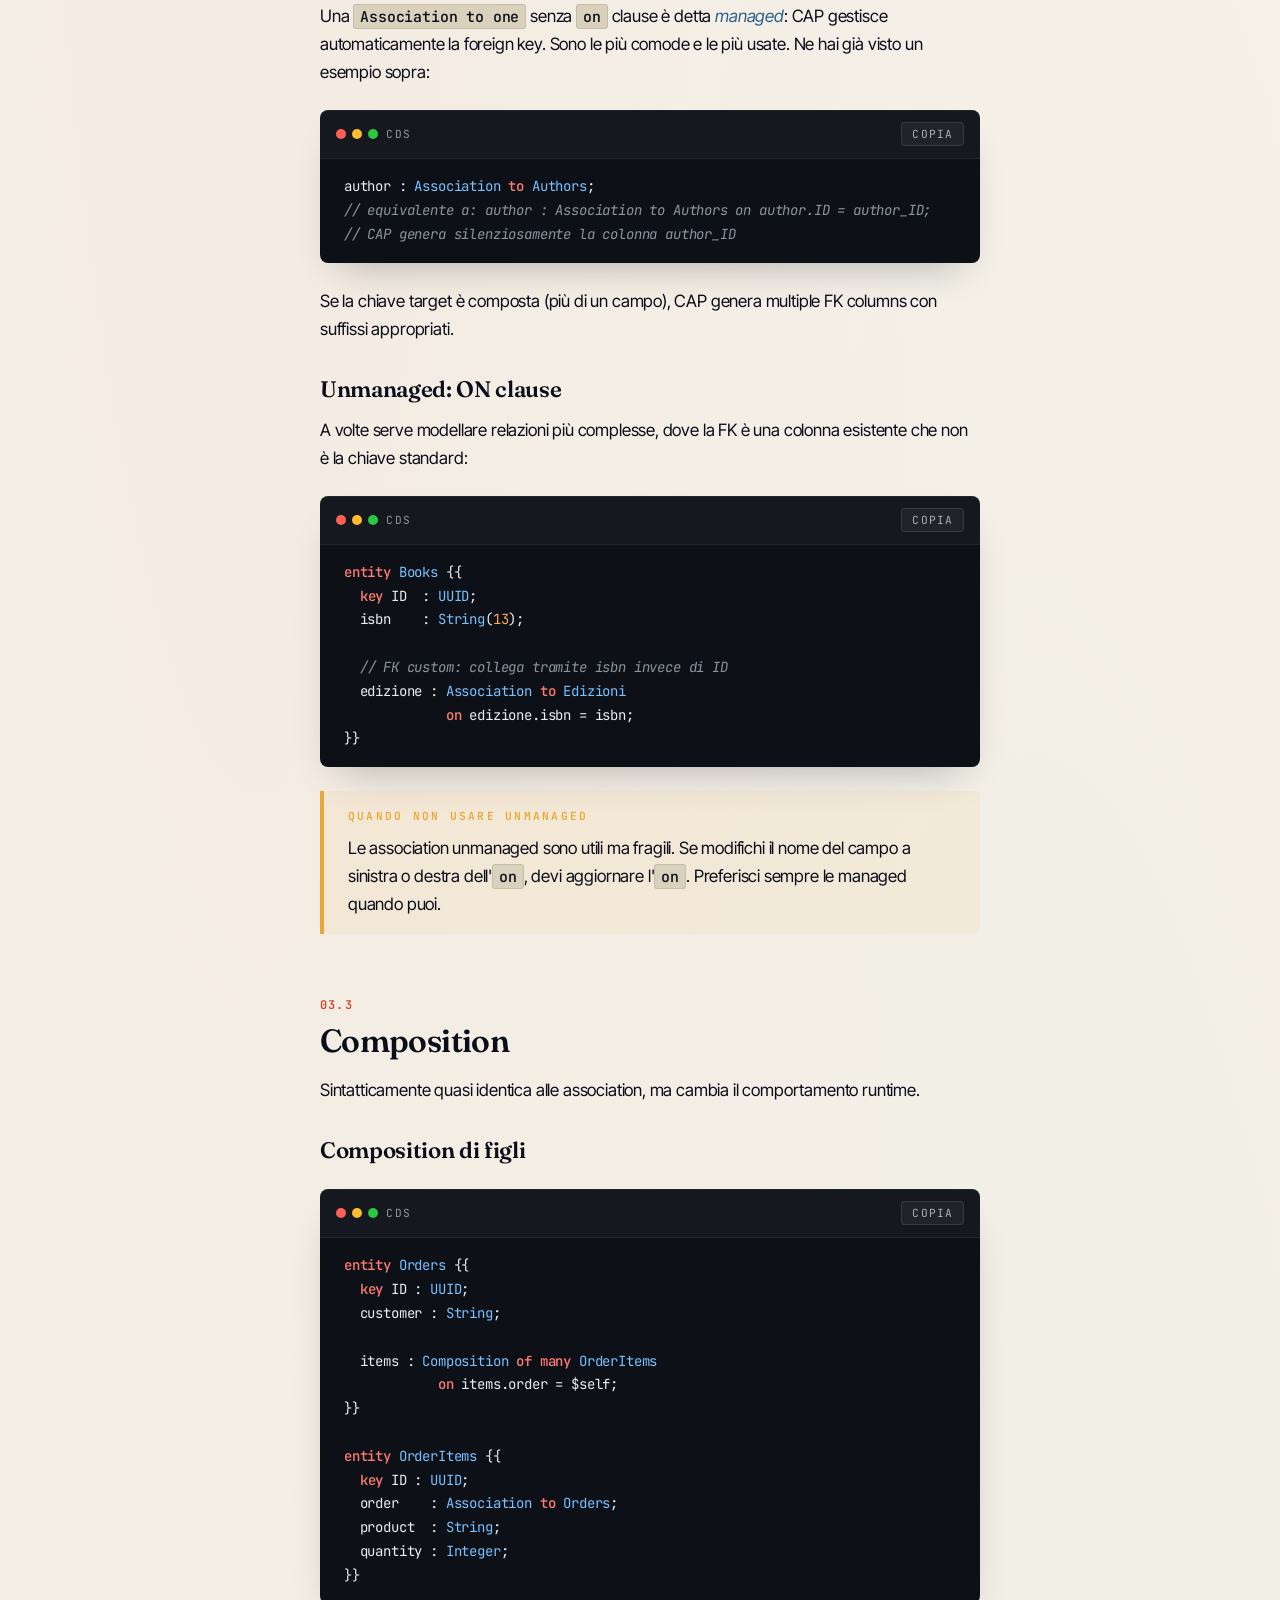
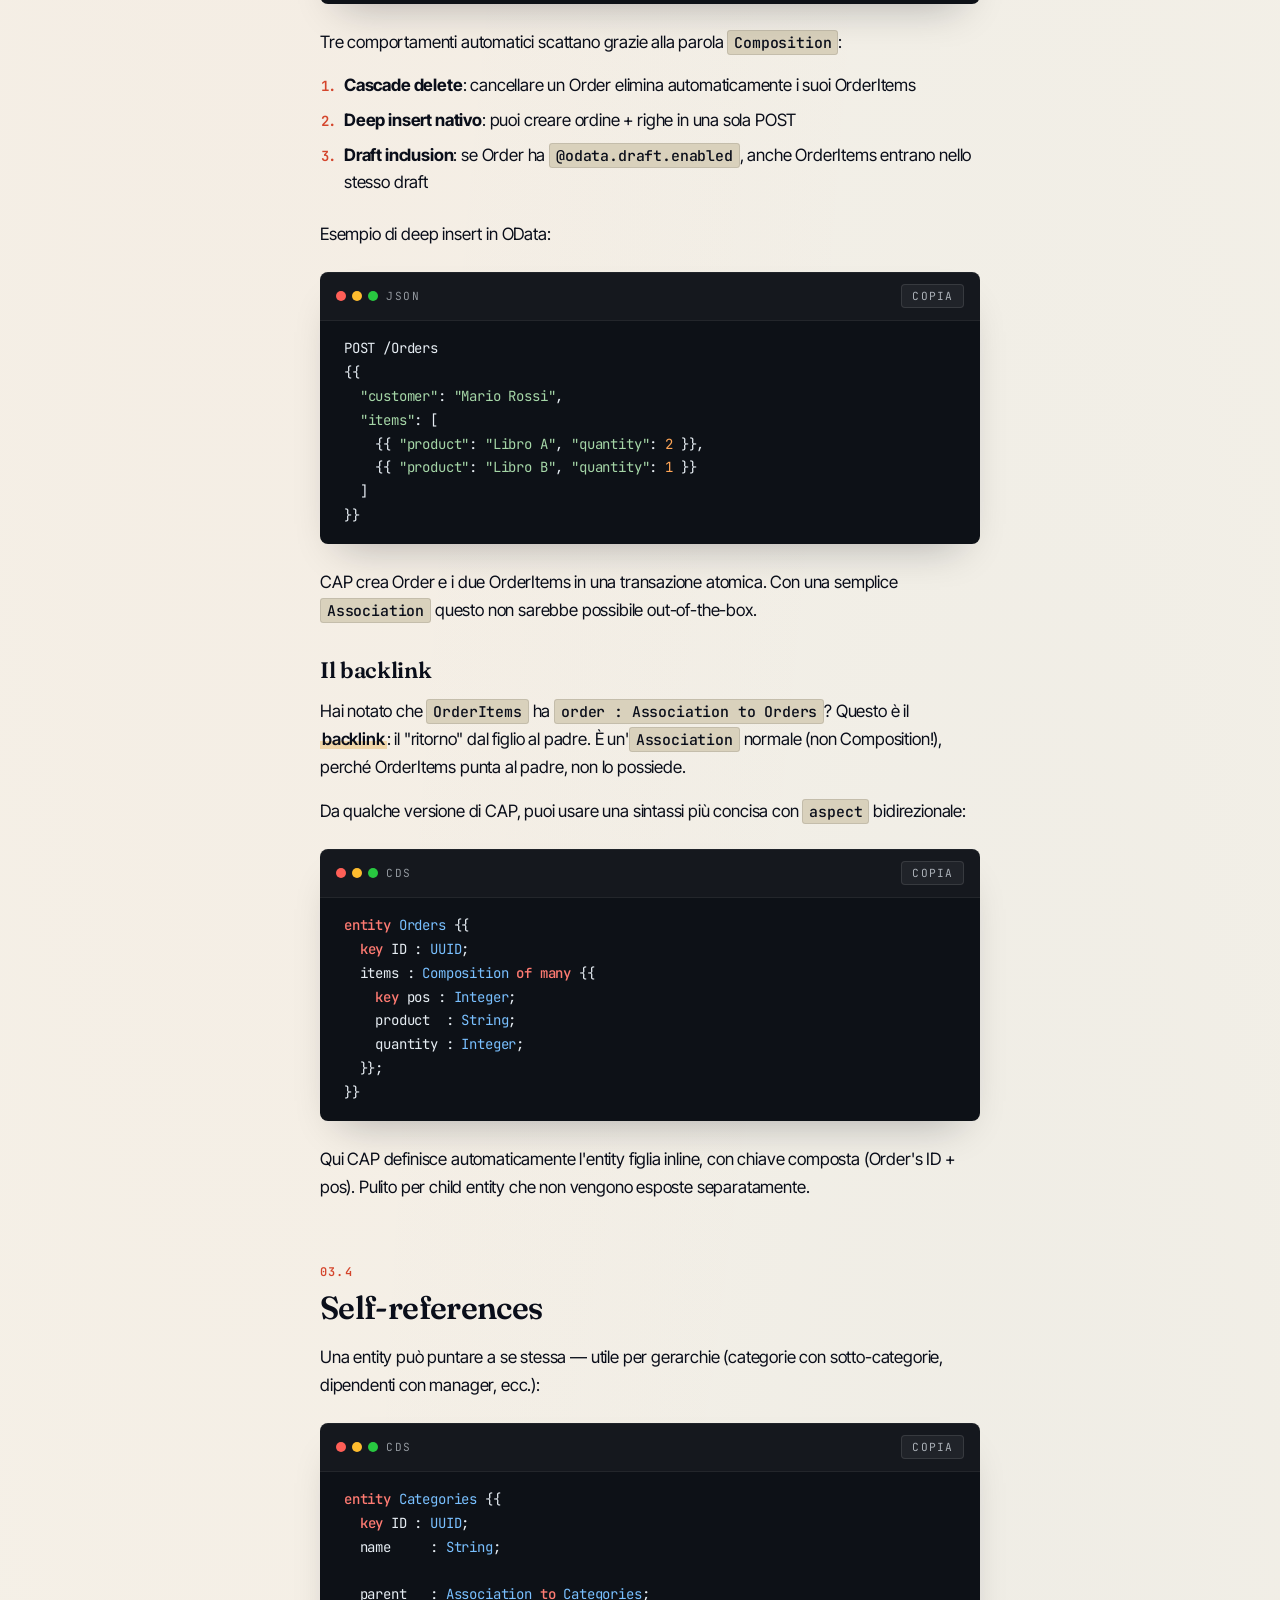
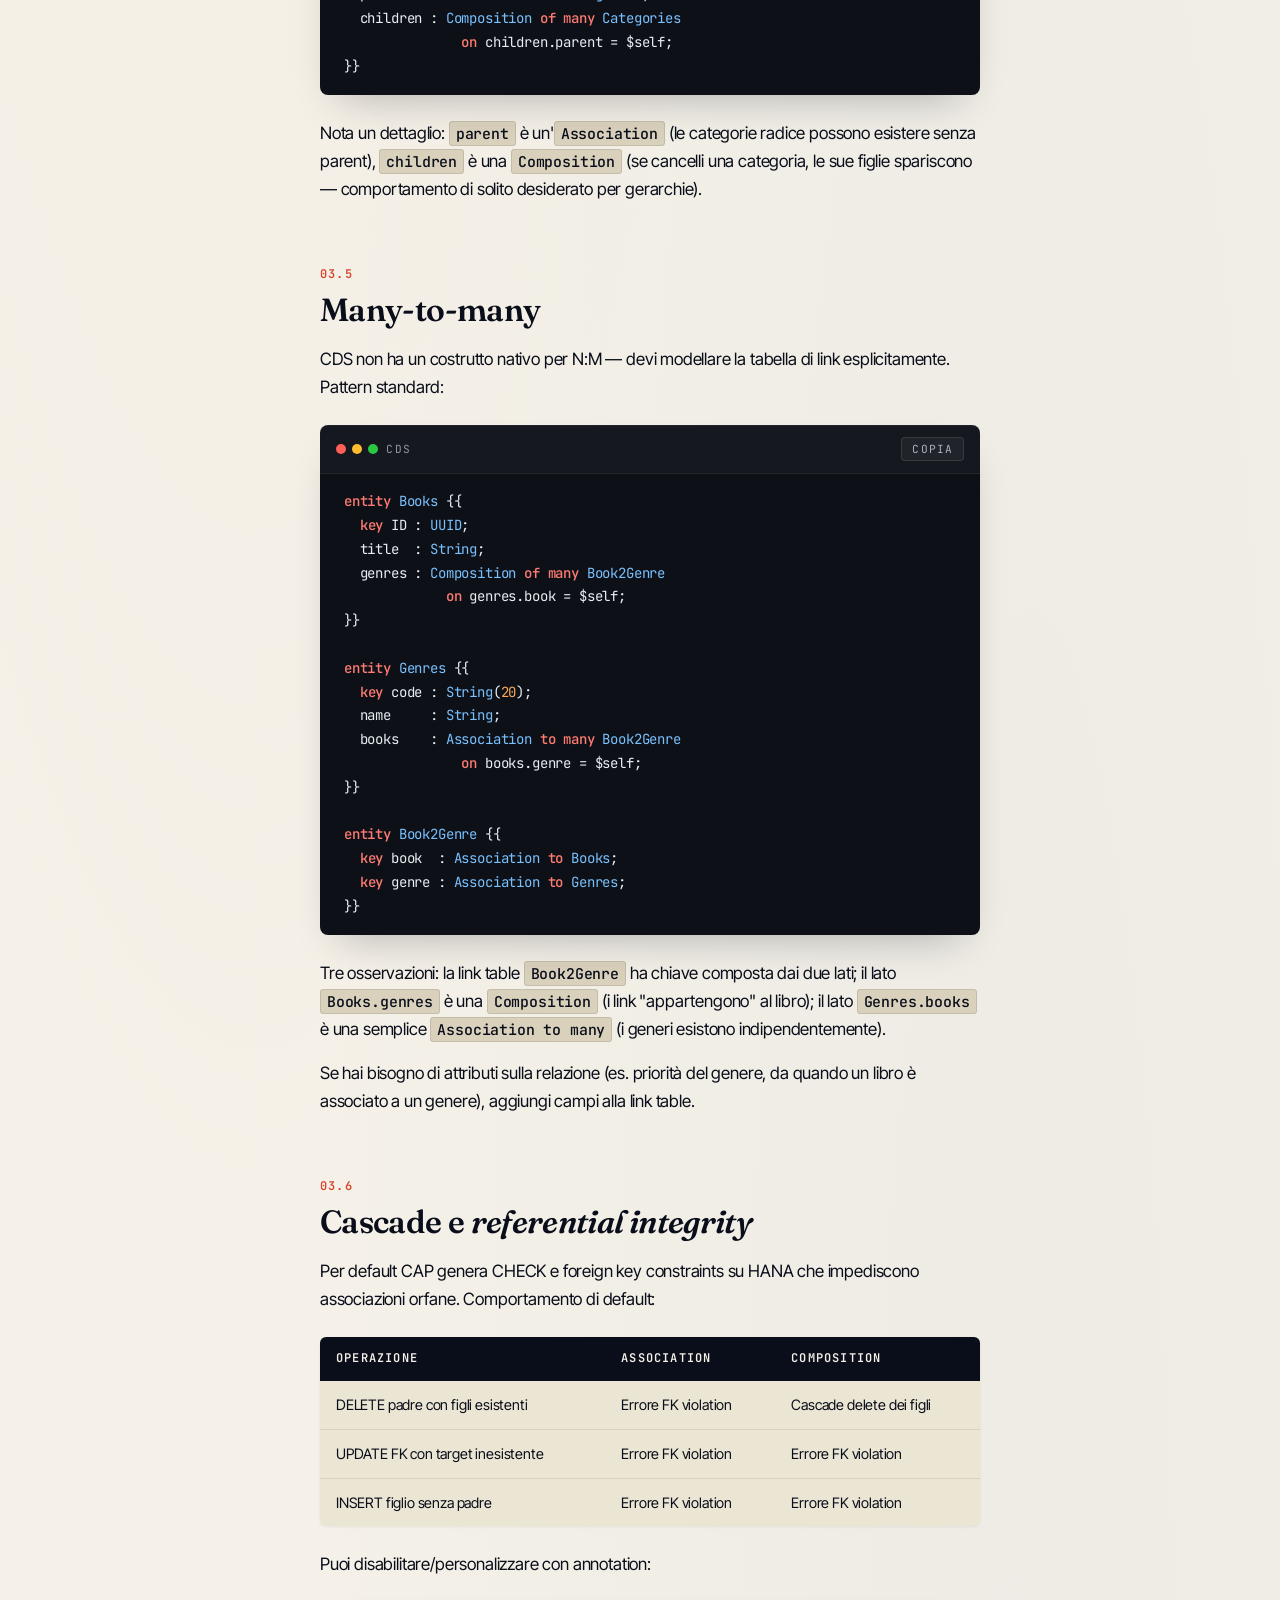
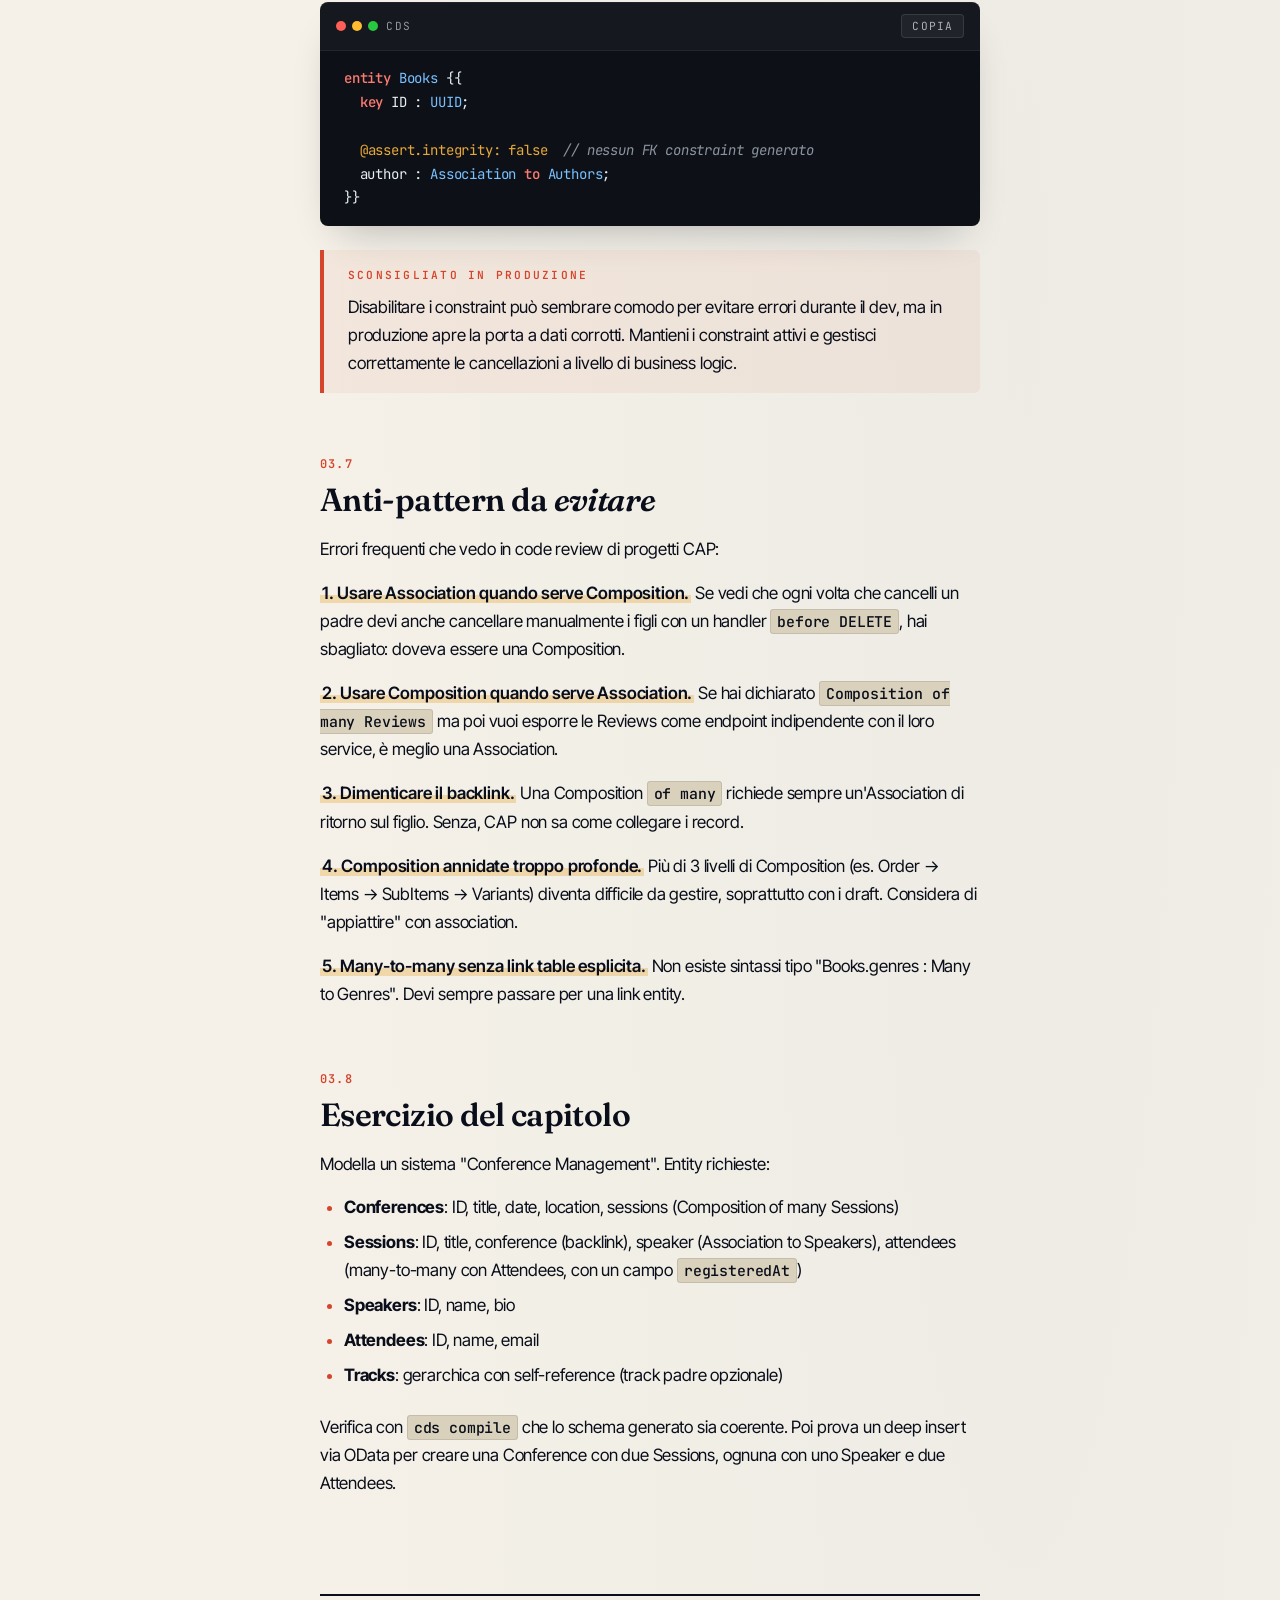
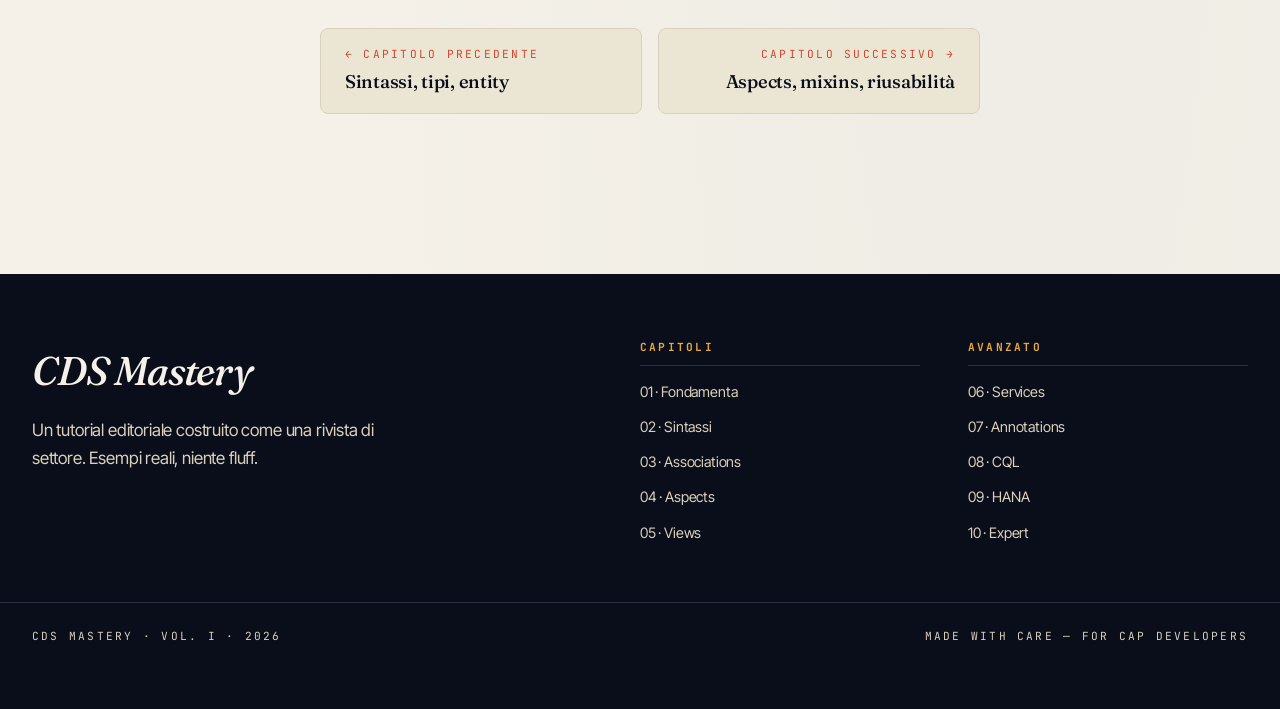
<file: ch03-associations.html>
<!DOCTYPE html>
<html lang="it">
<head>
<meta charset="UTF-8">
<meta name="viewport" content="width=device-width, initial-scale=1.0">
<title>Cap. 03 · Associations & Compositions — CDS Mastery</title>
<link rel="stylesheet" href="css/style.css">
</head>
<body>

<nav class="topbar">
  <div class="topbar-inner">
    <a href="index.html" class="brand">
      <span class="brand-mark">CDS Mastery</span>
      <span class="brand-sub">Vol. I · 2026</span>
    </a>
    <ul class="nav-pages">
      <li><a href="index.html">Home</a></li>
      <li><a href="ch01-foundations.html" class="active">Capitoli</a></li>
      <li><a href="ch10-expert.html">Expert</a></li>
      <li><a href="reference.html">Reference</a></li>
    </ul>
  </div>
</nav>

<main class="layout">

  <aside class="sidebar">
  <div class="sidebar-section">
    <div class="sidebar-label">Capitoli</div>
    <ul>
      <li><a href="ch01-foundations.html"><span class="sidebar-num">01</span> Anatomia di un progetto</a></li>
      <li><a href="ch02-syntax.html"><span class="sidebar-num">02</span> Sintassi, tipi, entity</a></li>
      <li><a href="ch03-associations.html" class="active"><span class="sidebar-num">03</span> Associations & Compositions</a></li>
      <li><a href="ch04-aspects.html"><span class="sidebar-num">04</span> Aspects, mixins, riusabilità</a></li>
      <li><a href="ch05-views.html"><span class="sidebar-num">05</span> Views, projections, calculated</a></li>
      <li><a href="ch06-services.html"><span class="sidebar-num">06</span> Services, actions, functions</a></li>
      <li><a href="ch07-annotations.html"><span class="sidebar-num">07</span> Annotations</a></li>
      <li><a href="ch08-cql.html"><span class="sidebar-num">08</span> CQL & CQN</a></li>
      <li><a href="ch09-hana.html"><span class="sidebar-num">09</span> Deploy & HANA nativo</a></li>
      <li><a href="ch10-expert.html"><span class="sidebar-num">10</span> Draft, multitenancy, extensibility</a></li>
    </ul>
  </div>
  <div class="sidebar-section">
    <div class="sidebar-label">Risorse</div>
    <ul>
      <li><a href="reference.html"><span class="sidebar-num">R</span> Reference</a></li>
      <li><a href="index.html"><span class="sidebar-num">←</span> Home</a></li>
    </ul>
  </div>
</aside>

  <article class="content">
    <div class="crumbs">
      <span>CDS Mastery</span>
      <span>Capitolo 03</span>
      <span>Associations & Compositions</span>
    </div>
    
    <header class="chapter-meta">
      <div class="chapter-num">03</div>
      <div class="chapter-info">
        <div class="chapter-kicker">Capitolo 03 · Associations & Compositions</div>
        <h1 class="chapter-title">Associations & <em>Compositions</em></h1>
      </div>
    </header>
    
    <p class="chapter-lead">Il cuore del modello dati relazionale in CDS. Capire profondamente la differenza tra Association e Composition è il singolo skill più importante per modellare correttamente in CAP — più di qualsiasi conoscenza di sintassi.</p>
    

    <h2 id="differenza" data-num="03.1">Association vs Composition</h2>
    
    <p>Questo capitolo affronta una delle distinzioni più importanti — e più fraintese — di CDS. La differenza tra <strong>Association</strong> e <strong>Composition</strong> non è sintattica, è semantica, e cambia profondamente il comportamento runtime di CAP.</p>
    
    <p>In una frase: <strong>una Composition è una relazione padre-figlio in cui i figli non hanno vita propria</strong>. Una Association è invece un <strong>puntatore a un'entità indipendente</strong>.</p>
    
    <table>
      <thead>
        <tr><th>Aspetto</th><th>Association</th><th>Composition</th></tr>
      </thead>
      <tbody>
        <tr><td>Vita del target</td><td>Indipendente</td><td>Vincolata al padre</td></tr>
        <tr><td>Cancellazione padre</td><td>Target sopravvive</td><td>Target eliminato (cascade)</td></tr>
        <tr><td>Esempio</td><td>Book → Author</td><td>Order → OrderItems</td></tr>
        <tr><td>Deep insert in API</td><td>Solo per draft</td><td>Sì, di default</td></tr>
        <tr><td>Draft con <code>@odata.draft.enabled</code></td><td>Non incluso nel draft</td><td>Incluso nel draft</td></tr>
        <tr><td>Esposizione separata</td><td>Sì, entity propria</td><td>Solitamente no</td></tr>
      </tbody>
    </table>
    
    <div class="callout callout-tip">
  <div class="callout-label">La domanda da farsi</div>
  <p>Se il record figlio esiste anche senza il padre, è <strong>Association</strong>. Se non ha senso da solo (un "OrderItem" senza ordine, una "Review" senza il prodotto recensito), è <strong>Composition</strong>.</p>
</div>
    
    <h2 id="association-basics" data-num="03.2">Association <em>di base</em></h2>
    
    <h3 id="to-one">Association to one</h3>
    
    <p>La forma più comune: un libro punta a un autore.</p>
    
    <div class="code-block">
  <div class="code-header">
    <div class="code-lang">
      <span class="code-dots"><span class="code-dot"></span><span class="code-dot"></span><span class="code-dot"></span></span>
      <span>cds</span>
    </div>
    <button class="code-copy">Copia</button>
  </div>
  <pre><code><span class="kw">entity</span> <span class="type">Authors</span> {{
  <span class="kw">key</span> ID : <span class="type">UUID</span>;
  name   : <span class="type">String</span>;
}}

<span class="kw">entity</span> <span class="type">Books</span> {{
  <span class="kw">key</span> ID : <span class="type">UUID</span>;
  title  : <span class="type">String</span>;
  author : <span class="type">Association</span> <span class="kw">to</span> <span class="type">Authors</span>;
}}</code></pre>
</div>
    
    <p>Cosa succede dietro le quinte? CAP aggiunge automaticamente alla tabella <code>Books</code> una colonna <code>author_ID</code> (foreign key verso <code>Authors.ID</code>). Nel JSON OData ricevi qualcosa come:</p>
    
    <div class="code-block">
  <div class="code-header">
    <div class="code-lang">
      <span class="code-dots"><span class="code-dot"></span><span class="code-dot"></span><span class="code-dot"></span></span>
      <span>GET /Books(abc-123)</span>
    </div>
    <button class="code-copy">Copia</button>
  </div>
  <pre><code>{{
  <span class="str">"ID"</span>: <span class="str">"abc-123"</span>,
  <span class="str">"title"</span>: <span class="str">"Il nome della rosa"</span>,
  <span class="str">"author_ID"</span>: <span class="str">"def-456"</span>
}}</code></pre>
</div>
    
    <p>E con <code>$expand=author</code>:</p>
    
    <div class="code-block">
  <div class="code-header">
    <div class="code-lang">
      <span class="code-dots"><span class="code-dot"></span><span class="code-dot"></span><span class="code-dot"></span></span>
      <span>GET /Books(abc-123)?$expand=author</span>
    </div>
    <button class="code-copy">Copia</button>
  </div>
  <pre><code>{{
  <span class="str">"ID"</span>: <span class="str">"abc-123"</span>,
  <span class="str">"title"</span>: <span class="str">"Il nome della rosa"</span>,
  <span class="str">"author"</span>: {{
    <span class="str">"ID"</span>: <span class="str">"def-456"</span>,
    <span class="str">"name"</span>: <span class="str">"Umberto Eco"</span>
  }}
}}</code></pre>
</div>
    
    <h3 id="to-many">Association to many</h3>
    
    <p>Il lato opposto: un autore con molti libri. Qui c'è una sottigliezza importante.</p>
    
    <div class="code-block">
  <div class="code-header">
    <div class="code-lang">
      <span class="code-dots"><span class="code-dot"></span><span class="code-dot"></span><span class="code-dot"></span></span>
      <span>cds</span>
    </div>
    <button class="code-copy">Copia</button>
  </div>
  <pre><code><span class="kw">entity</span> <span class="type">Authors</span> {{
  <span class="kw">key</span> ID : <span class="type">UUID</span>;
  name   : <span class="type">String</span>;
  books  : <span class="type">Association</span> <span class="kw">to many</span> <span class="type">Books</span> 
             <span class="kw">on</span> books.author = $self;
}}</code></pre>
</div>
    
    <p><strong>Le <code>Association to many</code> non hanno una foreign key</strong> — non possono averla, dato che la relazione "uno-a-molti" sta sul lato "molti". CAP risolve l'associazione tramite la clausola <code>on</code>, che dice: "i libri di questo autore sono quelli in cui <code>books.author</code> punta a me (<code>$self</code>)".</p>
    
    <p>La variabile <code>$self</code> rappresenta "l'istanza corrente di Authors". È equivalente al <code>this</code> dei linguaggi a oggetti.</p>
    
    <h3 id="managed">Managed associations</h3>
    
    <p>Una <code>Association to one</code> senza <code>on</code> clause è detta <em>managed</em>: CAP gestisce automaticamente la foreign key. Sono le più comode e le più usate. Ne hai già visto un esempio sopra:</p>
    
    <div class="code-block">
  <div class="code-header">
    <div class="code-lang">
      <span class="code-dots"><span class="code-dot"></span><span class="code-dot"></span><span class="code-dot"></span></span>
      <span>cds</span>
    </div>
    <button class="code-copy">Copia</button>
  </div>
  <pre><code>author : <span class="type">Association</span> <span class="kw">to</span> <span class="type">Authors</span>;
<span class="cmt">// equivalente a: author : Association to Authors on author.ID = author_ID;</span>
<span class="cmt">// CAP genera silenziosamente la colonna author_ID</span></code></pre>
</div>
    
    <p>Se la chiave target è composta (più di un campo), CAP genera multiple FK columns con suffissi appropriati.</p>
    
    <h3 id="unmanaged">Unmanaged: ON clause</h3>
    
    <p>A volte serve modellare relazioni più complesse, dove la FK è una colonna esistente che non è la chiave standard:</p>
    
    <div class="code-block">
  <div class="code-header">
    <div class="code-lang">
      <span class="code-dots"><span class="code-dot"></span><span class="code-dot"></span><span class="code-dot"></span></span>
      <span>cds</span>
    </div>
    <button class="code-copy">Copia</button>
  </div>
  <pre><code><span class="kw">entity</span> <span class="type">Books</span> {{
  <span class="kw">key</span> ID  : <span class="type">UUID</span>;
  isbn    : <span class="type">String</span>(<span class="num">13</span>);
  
  <span class="cmt">// FK custom: collega tramite isbn invece di ID</span>
  edizione : <span class="type">Association</span> <span class="kw">to</span> <span class="type">Edizioni</span>  
             <span class="kw">on</span> edizione.isbn = isbn;
}}</code></pre>
</div>
    
    <div class="callout callout-warn">
  <div class="callout-label">Quando NON usare unmanaged</div>
  <p>Le association unmanaged sono utili ma fragili. Se modifichi il nome del campo a sinistra o destra dell'<code>on</code>, devi aggiornare l'<code>on</code>. Preferisci sempre le managed quando puoi.</p>
</div>
    
    <h2 id="composition" data-num="03.3">Composition</h2>
    
    <p>Sintatticamente quasi identica alle association, ma cambia il comportamento runtime.</p>
    
    <h3 id="comp-many">Composition di figli</h3>
    
    <div class="code-block">
  <div class="code-header">
    <div class="code-lang">
      <span class="code-dots"><span class="code-dot"></span><span class="code-dot"></span><span class="code-dot"></span></span>
      <span>cds</span>
    </div>
    <button class="code-copy">Copia</button>
  </div>
  <pre><code><span class="kw">entity</span> <span class="type">Orders</span> {{
  <span class="kw">key</span> ID : <span class="type">UUID</span>;
  customer : <span class="type">String</span>;
  
  items : <span class="type">Composition</span> <span class="kw">of many</span> <span class="type">OrderItems</span> 
            <span class="kw">on</span> items.order = $self;
}}

<span class="kw">entity</span> <span class="type">OrderItems</span> {{
  <span class="kw">key</span> ID : <span class="type">UUID</span>;
  order    : <span class="type">Association</span> <span class="kw">to</span> <span class="type">Orders</span>;
  product  : <span class="type">String</span>;
  quantity : <span class="type">Integer</span>;
}}</code></pre>
</div>
    
    <p>Tre comportamenti automatici scattano grazie alla parola <code>Composition</code>:</p>
    
    <ol>
      <li><strong>Cascade delete</strong>: cancellare un Order elimina automaticamente i suoi OrderItems</li>
      <li><strong>Deep insert nativo</strong>: puoi creare ordine + righe in una sola POST</li>
      <li><strong>Draft inclusion</strong>: se Order ha <code>@odata.draft.enabled</code>, anche OrderItems entrano nello stesso draft</li>
    </ol>
    
    <p>Esempio di deep insert in OData:</p>
    
    <div class="code-block">
  <div class="code-header">
    <div class="code-lang">
      <span class="code-dots"><span class="code-dot"></span><span class="code-dot"></span><span class="code-dot"></span></span>
      <span>JSON</span>
    </div>
    <button class="code-copy">Copia</button>
  </div>
  <pre><code>POST /Orders
{{
  <span class="str">"customer"</span>: <span class="str">"Mario Rossi"</span>,
  <span class="str">"items"</span>: [
    {{ <span class="str">"product"</span>: <span class="str">"Libro A"</span>, <span class="str">"quantity"</span>: <span class="num">2</span> }},
    {{ <span class="str">"product"</span>: <span class="str">"Libro B"</span>, <span class="str">"quantity"</span>: <span class="num">1</span> }}
  ]
}}</code></pre>
</div>
    
    <p>CAP crea Order e i due OrderItems in una transazione atomica. Con una semplice <code>Association</code> questo non sarebbe possibile out-of-the-box.</p>
    
    <h3 id="backlink">Il backlink</h3>
    
    <p>Hai notato che <code>OrderItems</code> ha <code>order : Association to Orders</code>? Questo è il <strong>backlink</strong>: il "ritorno" dal figlio al padre. È un'<code>Association</code> normale (non Composition!), perché OrderItems punta al padre, non lo possiede.</p>
    
    <p>Da qualche versione di CAP, puoi usare una sintassi più concisa con <code>aspect</code> bidirezionale:</p>
    
    <div class="code-block">
  <div class="code-header">
    <div class="code-lang">
      <span class="code-dots"><span class="code-dot"></span><span class="code-dot"></span><span class="code-dot"></span></span>
      <span>cds</span>
    </div>
    <button class="code-copy">Copia</button>
  </div>
  <pre><code><span class="kw">entity</span> <span class="type">Orders</span> {{
  <span class="kw">key</span> ID : <span class="type">UUID</span>;
  items : <span class="type">Composition</span> <span class="kw">of many</span> {{
    <span class="kw">key</span> pos : <span class="type">Integer</span>;
    product  : <span class="type">String</span>;
    quantity : <span class="type">Integer</span>;
  }};
}}</code></pre>
</div>
    
    <p>Qui CAP definisce automaticamente l'entity figlia inline, con chiave composta (Order's ID + pos). Pulito per child entity che non vengono esposte separatamente.</p>
    
    <h2 id="self" data-num="03.4">Self-references</h2>
    
    <p>Una entity può puntare a se stessa — utile per gerarchie (categorie con sotto-categorie, dipendenti con manager, ecc.):</p>
    
    <div class="code-block">
  <div class="code-header">
    <div class="code-lang">
      <span class="code-dots"><span class="code-dot"></span><span class="code-dot"></span><span class="code-dot"></span></span>
      <span>cds</span>
    </div>
    <button class="code-copy">Copia</button>
  </div>
  <pre><code><span class="kw">entity</span> <span class="type">Categories</span> {{
  <span class="kw">key</span> ID : <span class="type">UUID</span>;
  name     : <span class="type">String</span>;
  
  parent   : <span class="type">Association</span> <span class="kw">to</span> <span class="type">Categories</span>;
  children : <span class="type">Composition</span> <span class="kw">of many</span> <span class="type">Categories</span> 
               <span class="kw">on</span> children.parent = $self;
}}</code></pre>
</div>
    
    <p>Nota un dettaglio: <code>parent</code> è un'<code>Association</code> (le categorie radice possono esistere senza parent), <code>children</code> è una <code>Composition</code> (se cancelli una categoria, le sue figlie spariscono — comportamento di solito desiderato per gerarchie).</p>
    
    <h2 id="many-to-many" data-num="03.5">Many-to-many</h2>
    
    <p>CDS non ha un costrutto nativo per N:M — devi modellare la tabella di link esplicitamente. Pattern standard:</p>
    
    <div class="code-block">
  <div class="code-header">
    <div class="code-lang">
      <span class="code-dots"><span class="code-dot"></span><span class="code-dot"></span><span class="code-dot"></span></span>
      <span>cds</span>
    </div>
    <button class="code-copy">Copia</button>
  </div>
  <pre><code><span class="kw">entity</span> <span class="type">Books</span> {{
  <span class="kw">key</span> ID : <span class="type">UUID</span>;
  title  : <span class="type">String</span>;
  genres : <span class="type">Composition</span> <span class="kw">of many</span> <span class="type">Book2Genre</span> 
             <span class="kw">on</span> genres.book = $self;
}}

<span class="kw">entity</span> <span class="type">Genres</span> {{
  <span class="kw">key</span> code : <span class="type">String</span>(<span class="num">20</span>);
  name     : <span class="type">String</span>;
  books    : <span class="type">Association</span> <span class="kw">to many</span> <span class="type">Book2Genre</span> 
               <span class="kw">on</span> books.genre = $self;
}}

<span class="kw">entity</span> <span class="type">Book2Genre</span> {{
  <span class="kw">key</span> book  : <span class="type">Association</span> <span class="kw">to</span> <span class="type">Books</span>;
  <span class="kw">key</span> genre : <span class="type">Association</span> <span class="kw">to</span> <span class="type">Genres</span>;
}}</code></pre>
</div>
    
    <p>Tre osservazioni: la link table <code>Book2Genre</code> ha chiave composta dai due lati; il lato <code>Books.genres</code> è una <code>Composition</code> (i link "appartengono" al libro); il lato <code>Genres.books</code> è una semplice <code>Association to many</code> (i generi esistono indipendentemente).</p>
    
    <p>Se hai bisogno di attributi sulla relazione (es. priorità del genere, da quando un libro è associato a un genere), aggiungi campi alla link table.</p>
    
    <h2 id="cascade" data-num="03.6">Cascade e <em>referential integrity</em></h2>
    
    <p>Per default CAP genera CHECK e foreign key constraints su HANA che impediscono associazioni orfane. Comportamento di default:</p>
    
    <table>
      <thead>
        <tr><th>Operazione</th><th>Association</th><th>Composition</th></tr>
      </thead>
      <tbody>
        <tr><td>DELETE padre con figli esistenti</td><td>Errore FK violation</td><td>Cascade delete dei figli</td></tr>
        <tr><td>UPDATE FK con target inesistente</td><td>Errore FK violation</td><td>Errore FK violation</td></tr>
        <tr><td>INSERT figlio senza padre</td><td>Errore FK violation</td><td>Errore FK violation</td></tr>
      </tbody>
    </table>
    
    <p>Puoi disabilitare/personalizzare con annotation:</p>
    
    <div class="code-block">
  <div class="code-header">
    <div class="code-lang">
      <span class="code-dots"><span class="code-dot"></span><span class="code-dot"></span><span class="code-dot"></span></span>
      <span>cds</span>
    </div>
    <button class="code-copy">Copia</button>
  </div>
  <pre><code><span class="kw">entity</span> <span class="type">Books</span> {{
  <span class="kw">key</span> ID : <span class="type">UUID</span>;
  
  <span class="ann">@assert.integrity: false</span>  <span class="cmt">// nessun FK constraint generato</span>
  author : <span class="type">Association</span> <span class="kw">to</span> <span class="type">Authors</span>;
}}</code></pre>
</div>
    
    <div class="callout callout-danger">
  <div class="callout-label">Sconsigliato in produzione</div>
  <p>Disabilitare i constraint può sembrare comodo per evitare errori durante il dev, ma in produzione apre la porta a dati corrotti. Mantieni i constraint attivi e gestisci correttamente le cancellazioni a livello di business logic.</p>
</div>
    
    <h2 id="anti-patterns" data-num="03.7">Anti-pattern da <em>evitare</em></h2>
    
    <p>Errori frequenti che vedo in code review di progetti CAP:</p>
    
    <p><strong>1. Usare Association quando serve Composition.</strong> Se vedi che ogni volta che cancelli un padre devi anche cancellare manualmente i figli con un handler <code>before DELETE</code>, hai sbagliato: doveva essere una Composition.</p>
    
    <p><strong>2. Usare Composition quando serve Association.</strong> Se hai dichiarato <code>Composition of many Reviews</code> ma poi vuoi esporre le Reviews come endpoint indipendente con il loro service, è meglio una Association.</p>
    
    <p><strong>3. Dimenticare il backlink.</strong> Una Composition <code>of many</code> richiede sempre un'Association di ritorno sul figlio. Senza, CAP non sa come collegare i record.</p>
    
    <p><strong>4. Composition annidate troppo profonde.</strong> Più di 3 livelli di Composition (es. Order → Items → SubItems → Variants) diventa difficile da gestire, soprattutto con i draft. Considera di "appiattire" con association.</p>
    
    <p><strong>5. Many-to-many senza link table esplicita.</strong> Non esiste sintassi tipo "Books.genres : Many to Genres". Devi sempre passare per una link entity.</p>
    
    <h2 id="esercizio" data-num="03.8">Esercizio del capitolo</h2>
    
    <p>Modella un sistema "Conference Management". Entity richieste:</p>
    
    <ul>
      <li><strong>Conferences</strong>: ID, title, date, location, sessions (Composition of many Sessions)</li>
      <li><strong>Sessions</strong>: ID, title, conference (backlink), speaker (Association to Speakers), attendees (many-to-many con Attendees, con un campo <code>registeredAt</code>)</li>
      <li><strong>Speakers</strong>: ID, name, bio</li>
      <li><strong>Attendees</strong>: ID, name, email</li>
      <li><strong>Tracks</strong>: gerarchica con self-reference (track padre opzionale)</li>
    </ul>
    
    <p>Verifica con <code>cds compile</code> che lo schema generato sia coerente. Poi prova un deep insert via OData per creare una Conference con due Sessions, ognuna con uno Speaker e due Attendees.</p>


    <nav class="chapter-nav">
  <a href="ch02-syntax.html" class="prev">
    <span class="chapter-nav-dir">← Capitolo precedente</span>
    <span class="chapter-nav-title">Sintassi, tipi, entity</span>
  </a>
  <a href="ch04-aspects.html" class="next">
    <span class="chapter-nav-dir">Capitolo successivo →</span>
    <span class="chapter-nav-title">Aspects, mixins, riusabilità</span>
  </a>
</nav>
  </article>

  <aside class="toc">
  <div class="toc-label">In questo capitolo</div>
  <ul>
    <li><a href="#differenza" >Association vs Composition</a></li>
    <li><a href="#association-basics" >Association di base</a></li>
    <li><a href="#to-one" style="padding-left: 1.5rem; font-size: 0.78rem;">Association to one</a></li>
    <li><a href="#to-many" style="padding-left: 1.5rem; font-size: 0.78rem;">Association to many</a></li>
    <li><a href="#managed" style="padding-left: 1.5rem; font-size: 0.78rem;">Managed associations</a></li>
    <li><a href="#unmanaged" style="padding-left: 1.5rem; font-size: 0.78rem;">Unmanaged: ON clause</a></li>
    <li><a href="#composition" >Composition</a></li>
    <li><a href="#comp-many" style="padding-left: 1.5rem; font-size: 0.78rem;">Composition di figli</a></li>
    <li><a href="#backlink" style="padding-left: 1.5rem; font-size: 0.78rem;">Il backlink</a></li>
    <li><a href="#self" >Self-references</a></li>
    <li><a href="#many-to-many" >Many-to-many</a></li>
    <li><a href="#cascade" >Cascade e referential integrity</a></li>
    <li><a href="#anti-patterns" >Anti-pattern da evitare</a></li>
    <li><a href="#esercizio" >Esercizio del capitolo</a></li>
  </ul>
</aside>

</main>

<footer class="footer">
  <div class="footer-inner">
    <div>
      <div class="footer-brand">CDS Mastery</div>
      <p class="footer-tagline">Un tutorial editoriale costruito come una rivista di settore. Esempi reali, niente fluff.</p>
    </div>
    <div class="footer-section">
      <h5>Capitoli</h5>
      <ul>
        <li><a href="ch01-foundations.html">01 · Fondamenta</a></li>
        <li><a href="ch02-syntax.html">02 · Sintassi</a></li>
        <li><a href="ch03-associations.html">03 · Associations</a></li>
        <li><a href="ch04-aspects.html">04 · Aspects</a></li>
        <li><a href="ch05-views.html">05 · Views</a></li>
      </ul>
    </div>
    <div class="footer-section">
      <h5>Avanzato</h5>
      <ul>
        <li><a href="ch06-services.html">06 · Services</a></li>
        <li><a href="ch07-annotations.html">07 · Annotations</a></li>
        <li><a href="ch08-cql.html">08 · CQL</a></li>
        <li><a href="ch09-hana.html">09 · HANA</a></li>
        <li><a href="ch10-expert.html">10 · Expert</a></li>
      </ul>
    </div>
  </div>
  <div class="footer-base">
    <span>CDS Mastery · Vol. I · 2026</span>
    <span>Made with care — for CAP developers</span>
  </div>
</footer>

<script src="js/main.js"></script>
</body>
</html>
</file>
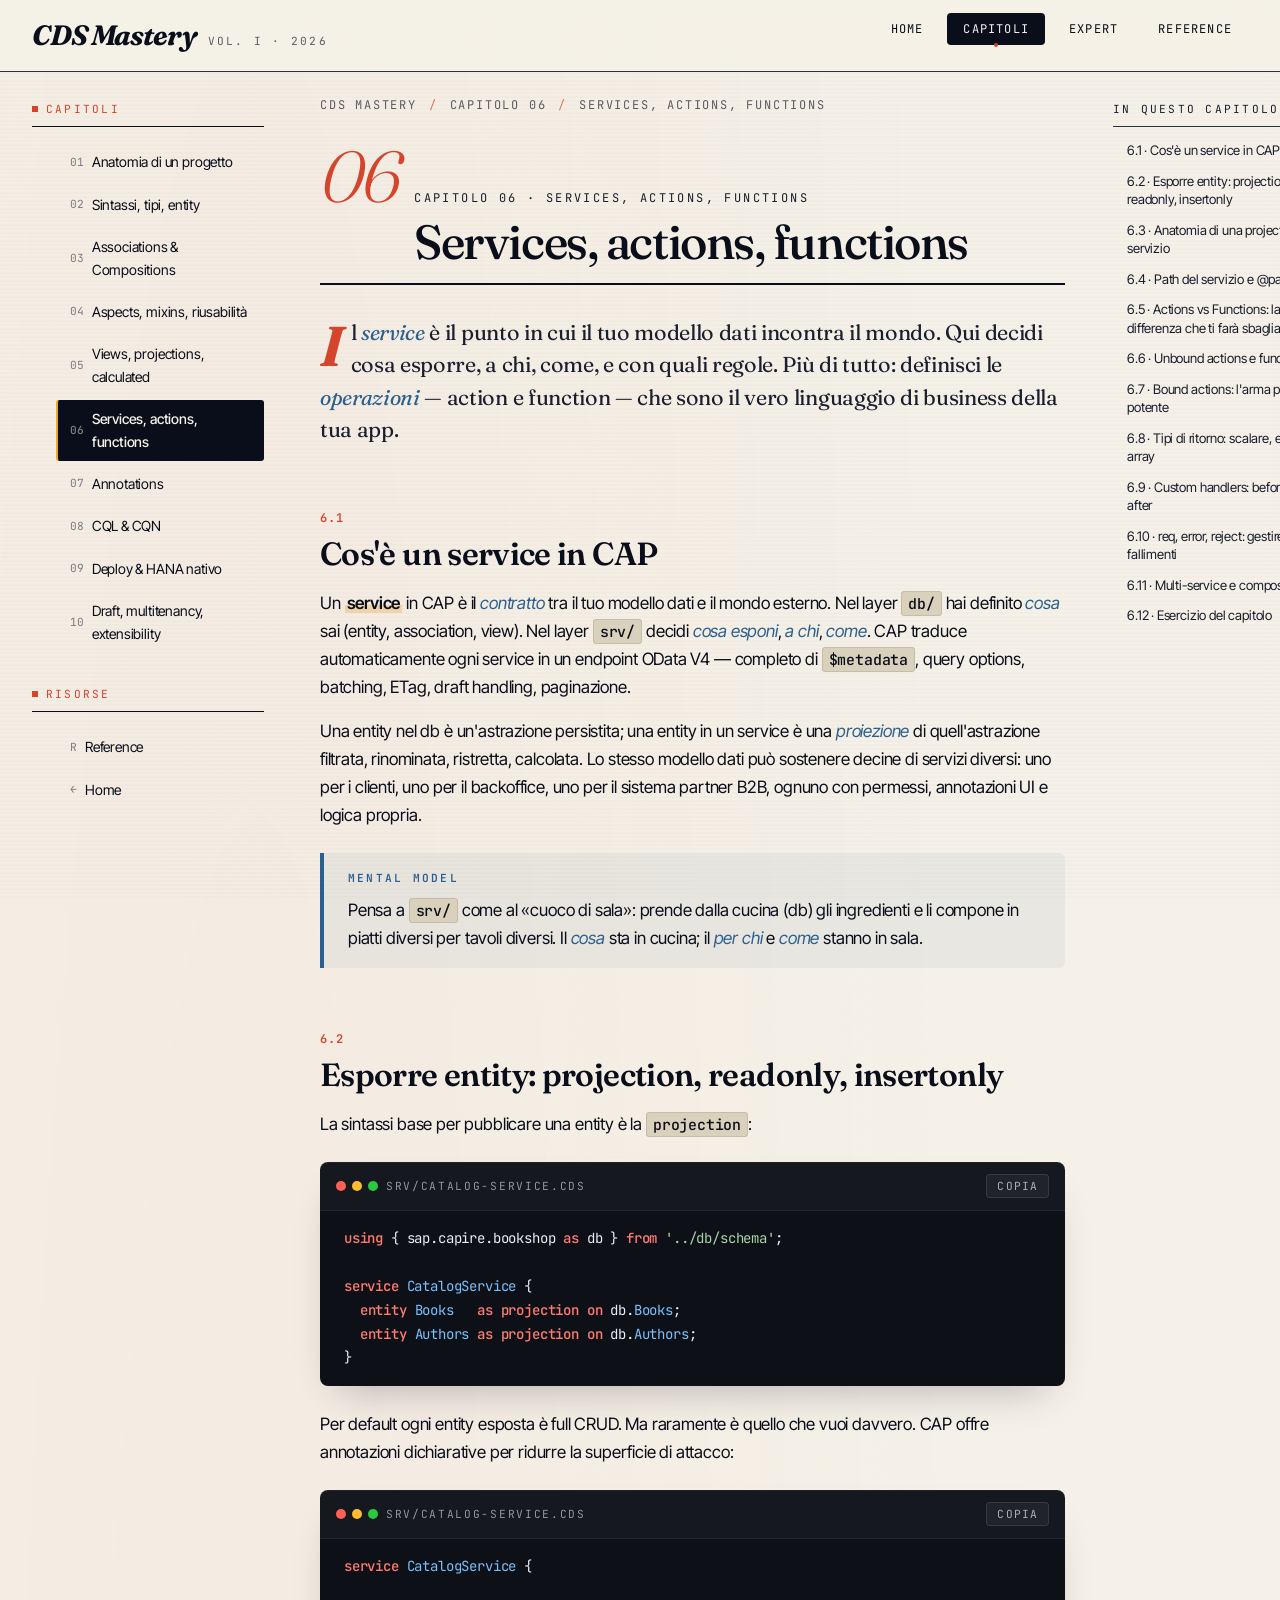
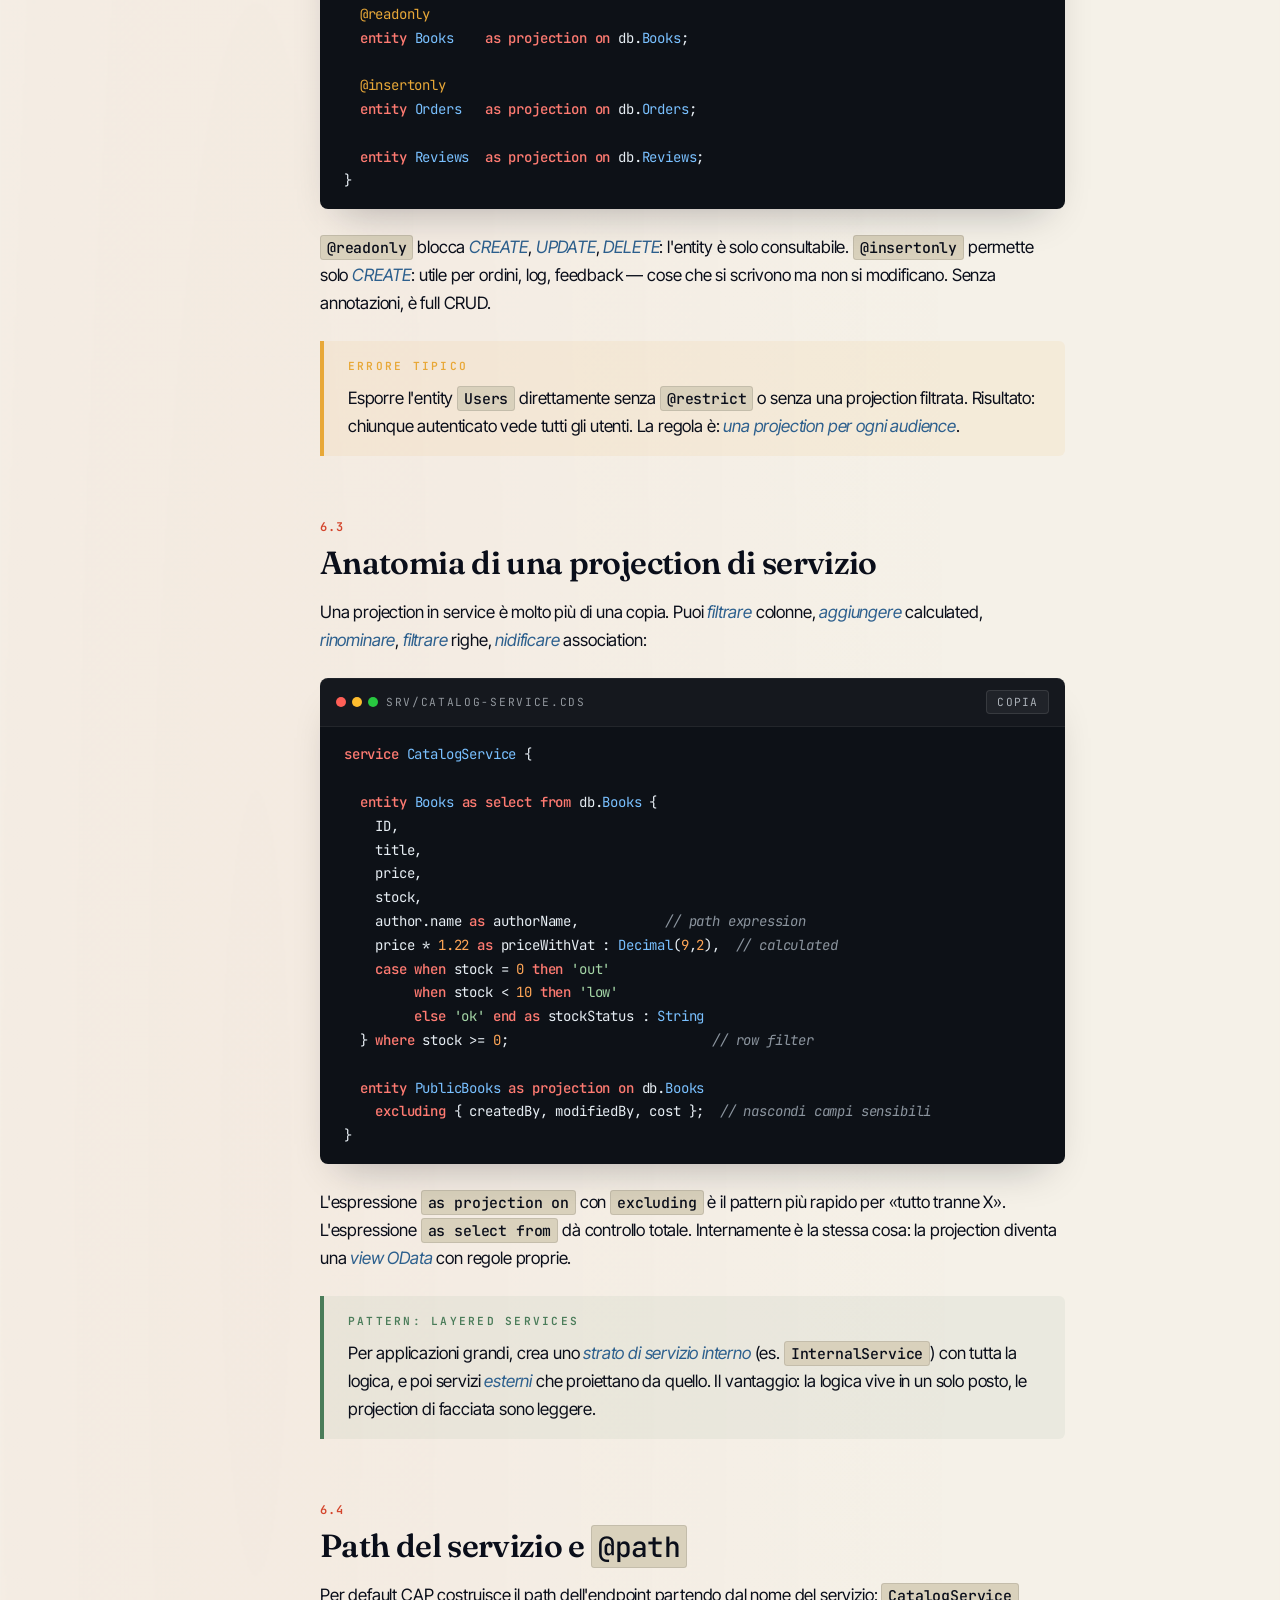
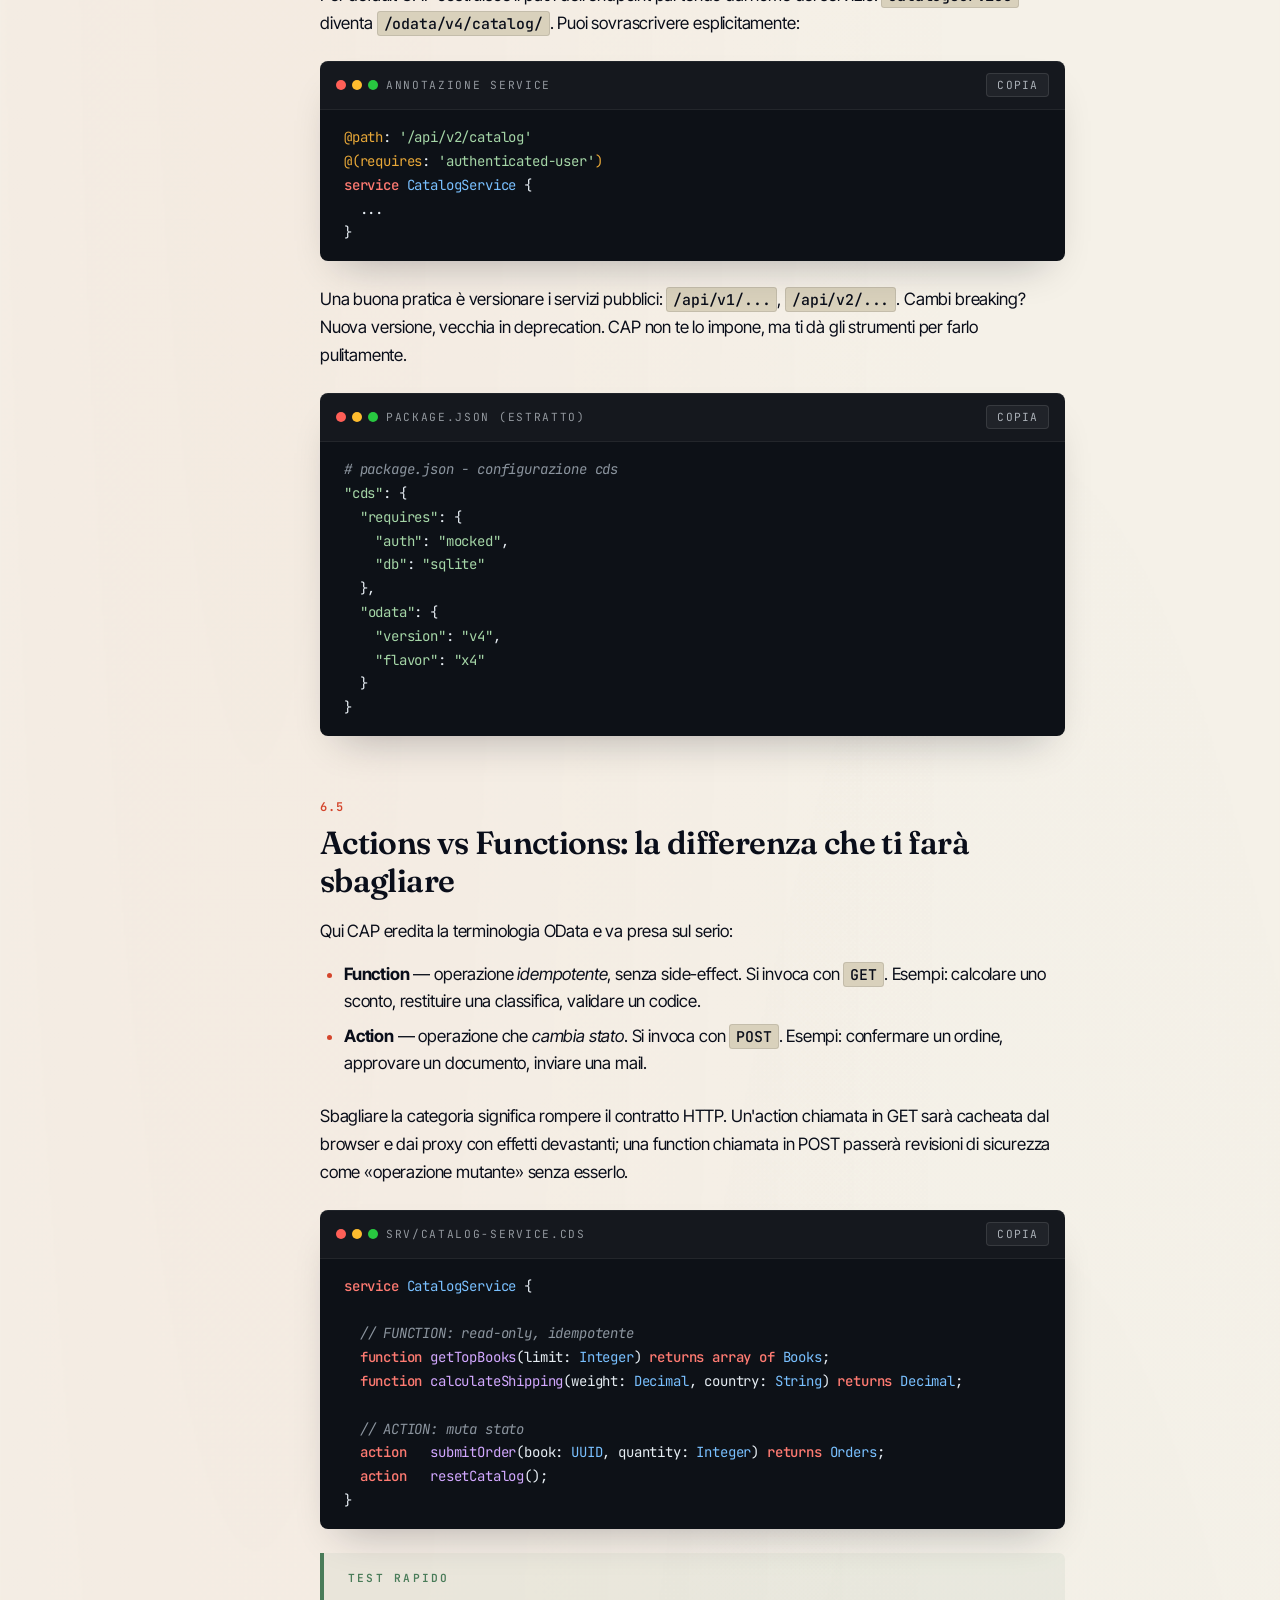
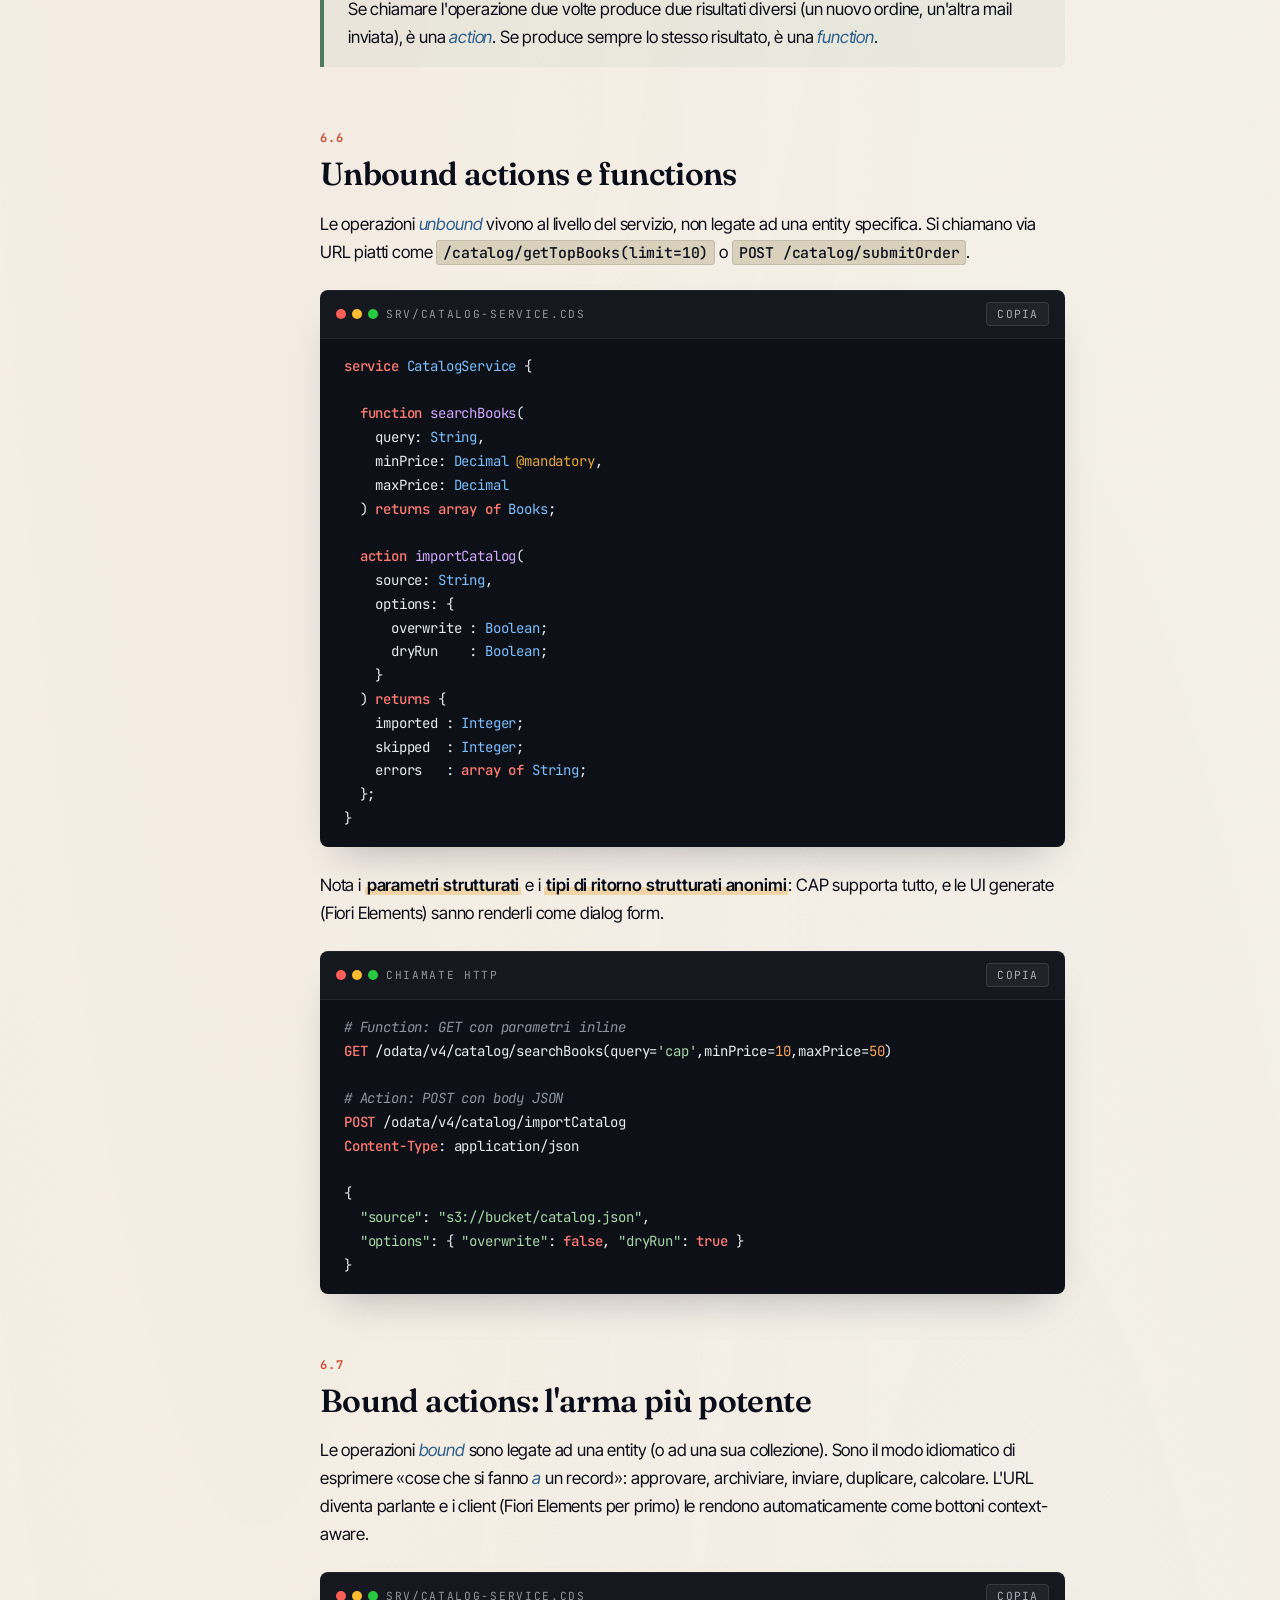
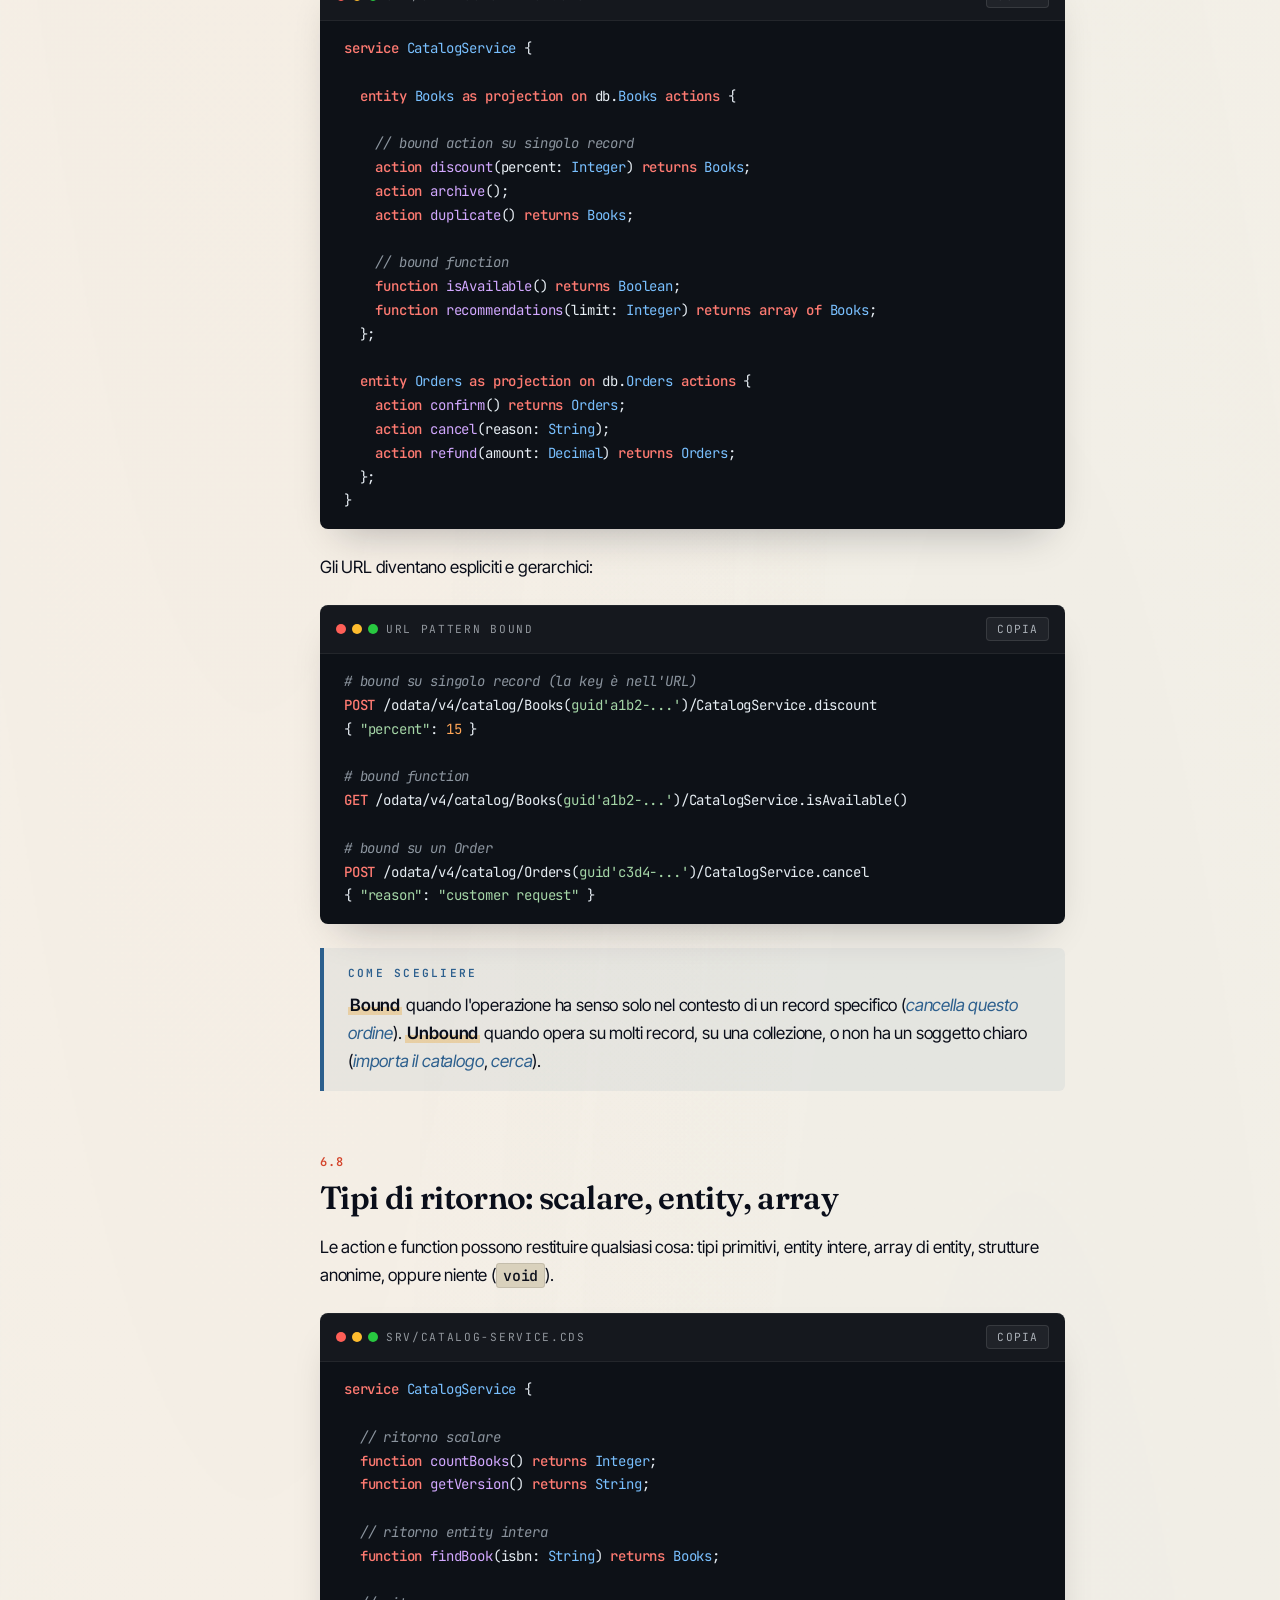
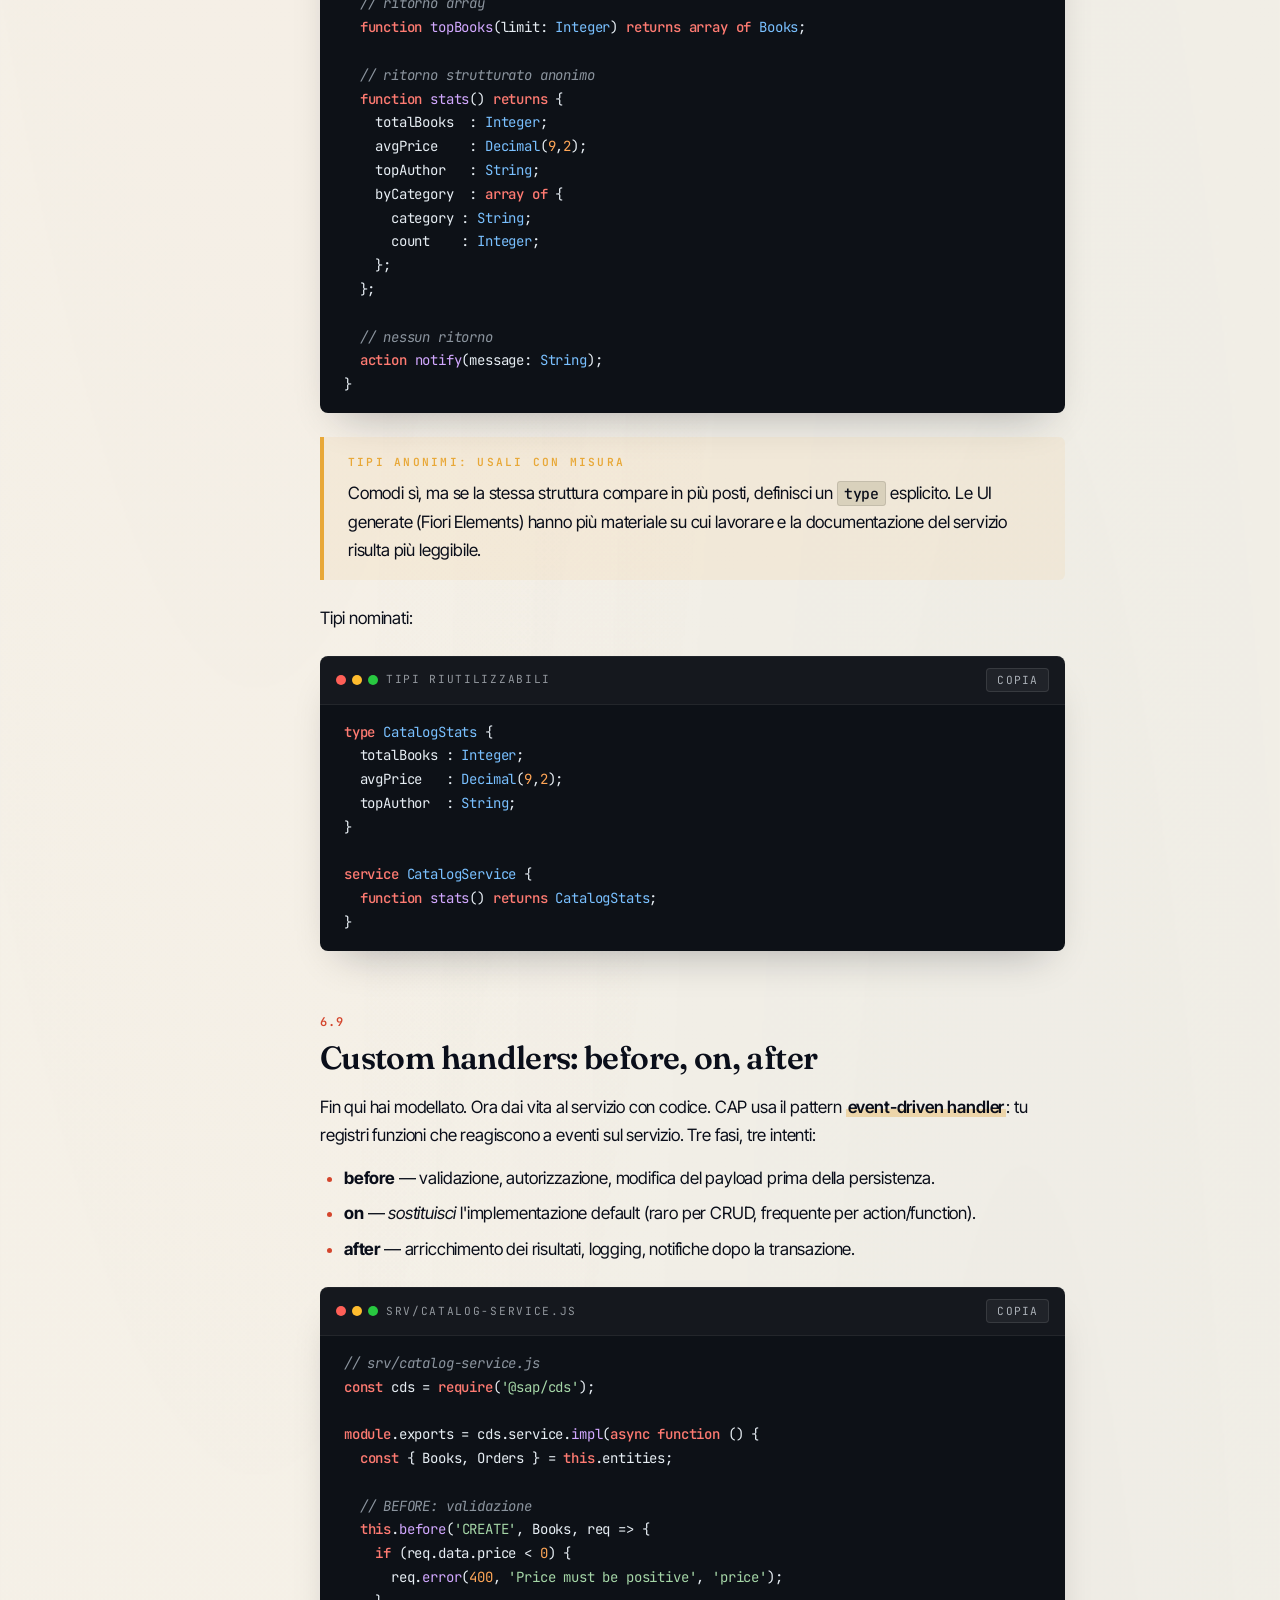
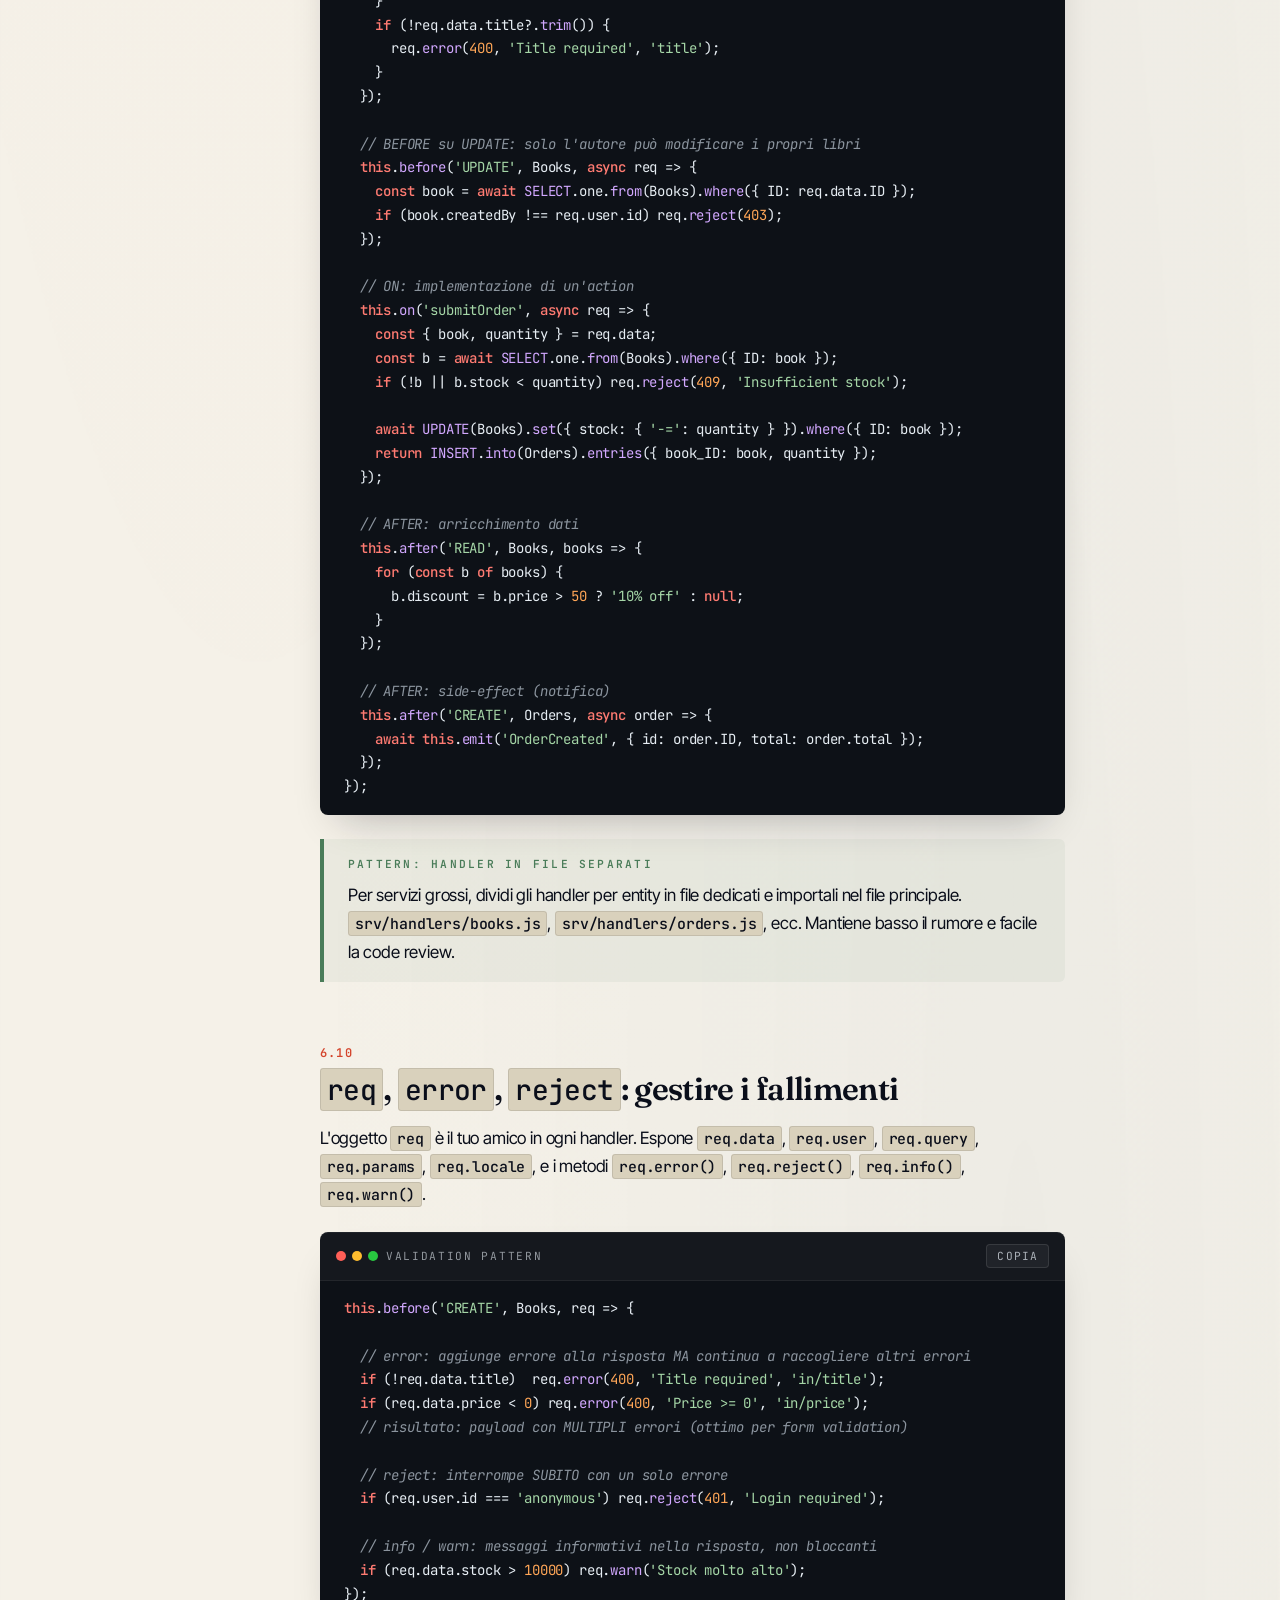
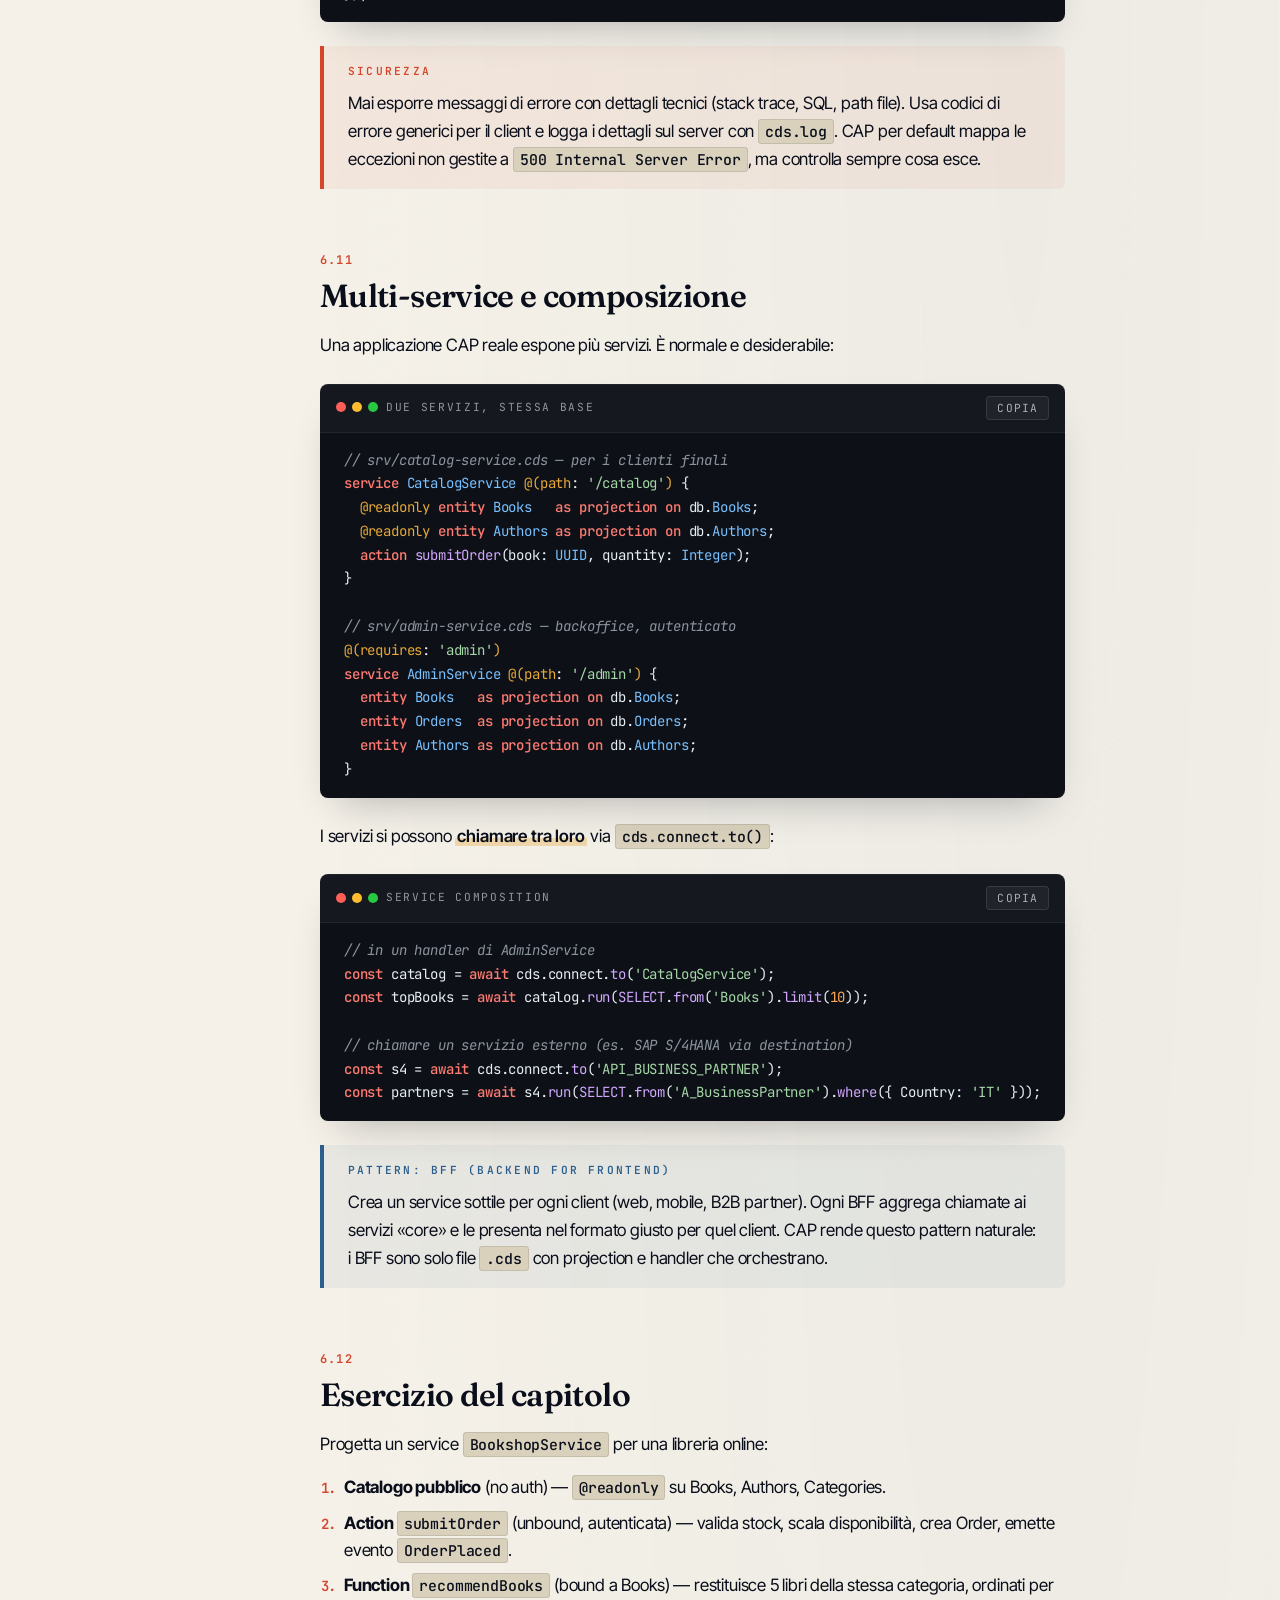
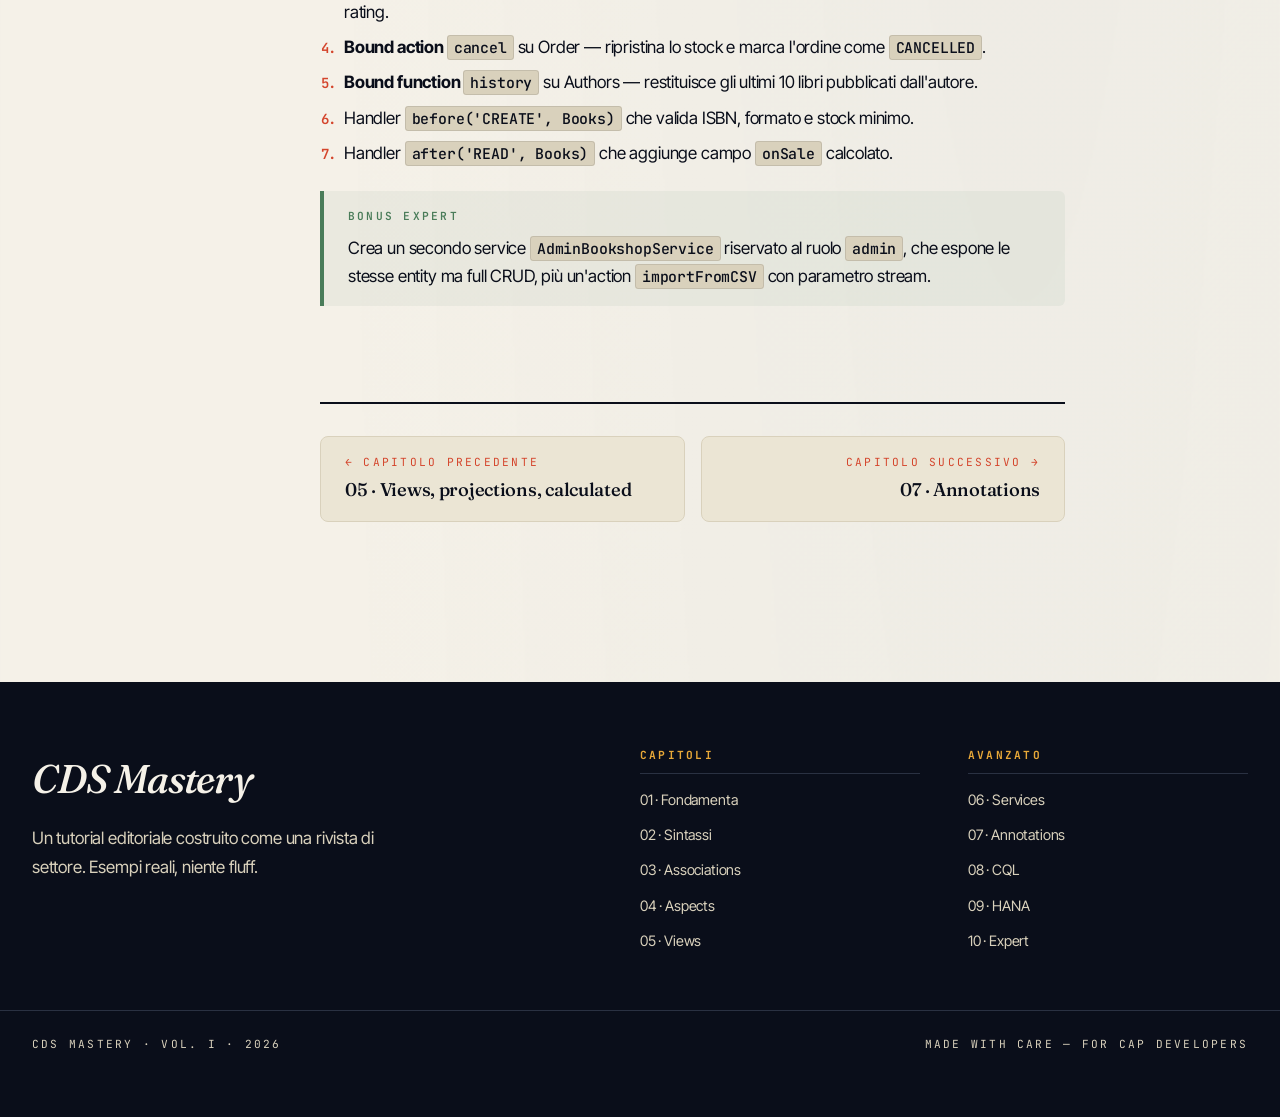
<file: ch06-services.html>
<!DOCTYPE html>
<html lang="it">
<head>
<meta charset="UTF-8">
<meta name="viewport" content="width=device-width, initial-scale=1.0">
<title>Cap. 06 · Services, actions, functions — CDS Mastery</title>
<link rel="stylesheet" href="css/style.css">
</head>
<body>

<nav class="topbar">
  <div class="topbar-inner">
    <a href="index.html" class="brand">
      <span class="brand-mark">CDS Mastery</span>
      <span class="brand-sub">Vol. I · 2026</span>
    </a>
    <ul class="nav-pages">
      <li><a href="index.html">Home</a></li>
      <li><a href="ch01-foundations.html" class="active">Capitoli</a></li>
      <li><a href="ch10-expert.html">Expert</a></li>
      <li><a href="reference.html">Reference</a></li>
    </ul>
  </div>
</nav>

<main class="layout">

  <aside class="sidebar">
  <div class="sidebar-section">
    <div class="sidebar-label">Capitoli</div>
    <ul>
      <li><a href="ch01-foundations.html"><span class="sidebar-num">01</span> Anatomia di un progetto</a></li>
      <li><a href="ch02-syntax.html"><span class="sidebar-num">02</span> Sintassi, tipi, entity</a></li>
      <li><a href="ch03-associations.html"><span class="sidebar-num">03</span> Associations & Compositions</a></li>
      <li><a href="ch04-aspects.html"><span class="sidebar-num">04</span> Aspects, mixins, riusabilità</a></li>
      <li><a href="ch05-views.html"><span class="sidebar-num">05</span> Views, projections, calculated</a></li>
      <li><a href="ch06-services.html" class="active"><span class="sidebar-num">06</span> Services, actions, functions</a></li>
      <li><a href="ch07-annotations.html"><span class="sidebar-num">07</span> Annotations</a></li>
      <li><a href="ch08-cql.html"><span class="sidebar-num">08</span> CQL & CQN</a></li>
      <li><a href="ch09-hana.html"><span class="sidebar-num">09</span> Deploy & HANA nativo</a></li>
      <li><a href="ch10-expert.html"><span class="sidebar-num">10</span> Draft, multitenancy, extensibility</a></li>
    </ul>
  </div>
  <div class="sidebar-section">
    <div class="sidebar-label">Risorse</div>
    <ul>
      <li><a href="reference.html"><span class="sidebar-num">R</span> Reference</a></li>
      <li><a href="index.html"><span class="sidebar-num">←</span> Home</a></li>
    </ul>
  </div>
</aside>

  <article class="content">
    <div class="crumbs">
      <span>CDS Mastery</span>
      <span>Capitolo 06</span>
      <span>Services, actions, functions</span>
    </div>
    
    <header class="chapter-meta">
      <div class="chapter-num">06</div>
      <div class="chapter-info">
        <div class="chapter-kicker">Capitolo 06 · Services, actions, functions</div>
        <h1 class="chapter-title">Services, actions, functions</h1>
      </div>
    </header>
    
    <p class="chapter-lead">Il <em>service</em> &egrave; il punto in cui il tuo modello dati incontra il mondo. Qui decidi cosa esporre, a chi, come, e con quali regole. Pi&ugrave; di tutto: definisci le <em>operazioni</em> &mdash; action e function &mdash; che sono il vero linguaggio di business della tua app.</p>
    

    <section id="s-1">
      <h2 data-num="6.1">Cos'è un service in CAP</h2>
      <p>
        Un <strong>service</strong> in CAP è il <em>contratto</em> tra il tuo modello dati e il mondo esterno.
        Nel layer <code>db/</code> hai definito <em>cosa</em> sai (entity, association, view). Nel layer
        <code>srv/</code> decidi <em>cosa esponi</em>, <em>a chi</em>, <em>come</em>. CAP traduce automaticamente
        ogni service in un endpoint OData V4 — completo di <code>$metadata</code>, query options, batching,
        ETag, draft handling, paginazione.
      </p>
      <p>
        Una entity nel db è un'astrazione persistita; una entity in un service è una <em>proiezione</em>
        di quell'astrazione filtrata, rinominata, ristretta, calcolata. Lo stesso modello dati può sostenere
        decine di servizi diversi: uno per i clienti, uno per il backoffice, uno per il sistema partner B2B,
        ognuno con permessi, annotazioni UI e logica propria.
      </p>
<div class="callout">
  <div class="callout-label">Mental model</div>
  <p>Pensa a <code>srv/</code> come al &laquo;cuoco di sala&raquo;: prende dalla cucina (db) gli ingredienti e li compone in piatti diversi per tavoli diversi. Il <em>cosa</em> sta in cucina; il <em>per chi</em> e <em>come</em> stanno in sala.</p>
</div>
    </section>

    <section id="s-2">
      <h2 data-num="6.2">Esporre entity: projection, readonly, insertonly</h2>
      <p>
        La sintassi base per pubblicare una entity è la <code>projection</code>:
      </p>
<div class="code-block">
  <div class="code-header">
    <div class="code-lang">
      <span class="code-dots"><span class="code-dot"></span><span class="code-dot"></span><span class="code-dot"></span></span>
      <span>srv/catalog-service.cds</span>
    </div>
    <button class="code-copy">Copia</button>
  </div>
  <pre><code><span class="kw">using</span> { sap.capire.bookshop <span class="kw">as</span> db } <span class="kw">from</span> <span class="str">'../db/schema'</span>;

<span class="kw">service</span> <span class="type">CatalogService</span> {
  <span class="kw">entity</span> <span class="type">Books</span>   <span class="kw">as projection on</span> db.<span class="type">Books</span>;
  <span class="kw">entity</span> <span class="type">Authors</span> <span class="kw">as projection on</span> db.<span class="type">Authors</span>;
}</code></pre>
</div>
      <p>
        Per default ogni entity esposta è full CRUD. Ma raramente è quello che vuoi davvero. CAP offre
        annotazioni dichiarative per ridurre la superficie di attacco:
      </p>
<div class="code-block">
  <div class="code-header">
    <div class="code-lang">
      <span class="code-dots"><span class="code-dot"></span><span class="code-dot"></span><span class="code-dot"></span></span>
      <span>srv/catalog-service.cds</span>
    </div>
    <button class="code-copy">Copia</button>
  </div>
  <pre><code><span class="kw">service</span> <span class="type">CatalogService</span> {

  <span class="ann">@readonly</span>
  <span class="kw">entity</span> <span class="type">Books</span>    <span class="kw">as projection on</span> db.<span class="type">Books</span>;

  <span class="ann">@insertonly</span>
  <span class="kw">entity</span> <span class="type">Orders</span>   <span class="kw">as projection on</span> db.<span class="type">Orders</span>;

  <span class="kw">entity</span> <span class="type">Reviews</span>  <span class="kw">as projection on</span> db.<span class="type">Reviews</span>;
}</code></pre>
</div>
      <p>
        <code>@readonly</code> blocca <em>CREATE</em>, <em>UPDATE</em>, <em>DELETE</em>: l'entity è solo
        consultabile. <code>@insertonly</code> permette solo <em>CREATE</em>: utile per ordini, log,
        feedback &mdash; cose che si scrivono ma non si modificano. Senza annotazioni, è full CRUD.
      </p>
<div class="callout callout-warn">
  <div class="callout-label">Errore tipico</div>
  <p>Esporre l'entity <code>Users</code> direttamente senza <code>@restrict</code> o senza una projection filtrata. Risultato: chiunque autenticato vede tutti gli utenti. La regola è: <em>una projection per ogni audience</em>.</p>
</div>
    </section>

    <section id="s-3">
      <h2 data-num="6.3">Anatomia di una projection di servizio</h2>
      <p>
        Una projection in service è molto più di una copia. Puoi <em>filtrare</em> colonne, <em>aggiungere</em>
        calculated, <em>rinominare</em>, <em>filtrare</em> righe, <em>nidificare</em> association:
      </p>
<div class="code-block">
  <div class="code-header">
    <div class="code-lang">
      <span class="code-dots"><span class="code-dot"></span><span class="code-dot"></span><span class="code-dot"></span></span>
      <span>srv/catalog-service.cds</span>
    </div>
    <button class="code-copy">Copia</button>
  </div>
  <pre><code><span class="kw">service</span> <span class="type">CatalogService</span> {

  <span class="kw">entity</span> <span class="type">Books</span> <span class="kw">as select from</span> db.<span class="type">Books</span> {
    ID,
    title,
    price,
    stock,
    author.name <span class="kw">as</span> authorName,           <span class="cmt">// path expression</span>
    price * <span class="num">1.22</span> <span class="kw">as</span> priceWithVat : <span class="type">Decimal</span>(<span class="num">9</span>,<span class="num">2</span>),  <span class="cmt">// calculated</span>
    <span class="kw">case when</span> stock = <span class="num">0</span> <span class="kw">then</span> <span class="str">'out'</span>
         <span class="kw">when</span> stock &lt; <span class="num">10</span> <span class="kw">then</span> <span class="str">'low'</span>
         <span class="kw">else</span> <span class="str">'ok'</span> <span class="kw">end as</span> stockStatus : <span class="type">String</span>
  } <span class="kw">where</span> stock &gt;= <span class="num">0</span>;                          <span class="cmt">// row filter</span>

  <span class="kw">entity</span> <span class="type">PublicBooks</span> <span class="kw">as projection on</span> db.<span class="type">Books</span>
    <span class="kw">excluding</span> { createdBy, modifiedBy, cost };  <span class="cmt">// nascondi campi sensibili</span>
}</code></pre>
</div>
      <p>
        L'espressione <code>as projection on</code> con <code>excluding</code> è il pattern più rapido
        per &laquo;tutto tranne X&raquo;. L'espressione <code>as select from</code> dà controllo totale.
        Internamente è la stessa cosa: la projection diventa una <em>view OData</em> con regole proprie.
      </p>
<div class="callout callout-tip">
  <div class="callout-label">Pattern: layered services</div>
  <p>Per applicazioni grandi, crea uno <em>strato di servizio interno</em> (es. <code>InternalService</code>) con tutta la logica, e poi servizi <em>esterni</em> che proiettano da quello. Il vantaggio: la logica vive in un solo posto, le projection di facciata sono leggere.</p>
</div>
    </section>

    <section id="s-4">
      <h2 data-num="6.4">Path del servizio e <code>@path</code></h2>
      <p>
        Per default CAP costruisce il path dell'endpoint partendo dal nome del servizio: <code>CatalogService</code>
        diventa <code>/odata/v4/catalog/</code>. Puoi sovrascrivere esplicitamente:
      </p>
<div class="code-block">
  <div class="code-header">
    <div class="code-lang">
      <span class="code-dots"><span class="code-dot"></span><span class="code-dot"></span><span class="code-dot"></span></span>
      <span>annotazione service</span>
    </div>
    <button class="code-copy">Copia</button>
  </div>
  <pre><code><span class="ann">@path</span>: <span class="str">'/api/v2/catalog'</span>
<span class="ann">@(requires</span>: <span class="str">'authenticated-user'</span><span class="ann">)</span>
<span class="kw">service</span> <span class="type">CatalogService</span> {
  ...
}</code></pre>
</div>
      <p>
        Una buona pratica è versionare i servizi pubblici: <code>/api/v1/...</code>, <code>/api/v2/...</code>.
        Cambi breaking? Nuova versione, vecchia in deprecation. CAP non te lo impone, ma ti dà gli strumenti
        per farlo pulitamente.
      </p>
<div class="code-block">
  <div class="code-header">
    <div class="code-lang">
      <span class="code-dots"><span class="code-dot"></span><span class="code-dot"></span><span class="code-dot"></span></span>
      <span>package.json (estratto)</span>
    </div>
    <button class="code-copy">Copia</button>
  </div>
  <pre><code><span class="cmt"># package.json - configurazione cds</span>
<span class="str">"cds"</span>: {
  <span class="str">"requires"</span>: {
    <span class="str">"auth"</span>: <span class="str">"mocked"</span>,
    <span class="str">"db"</span>: <span class="str">"sqlite"</span>
  },
  <span class="str">"odata"</span>: {
    <span class="str">"version"</span>: <span class="str">"v4"</span>,
    <span class="str">"flavor"</span>: <span class="str">"x4"</span>
  }
}</code></pre>
</div>
    </section>

    <section id="s-5">
      <h2 data-num="6.5">Actions vs Functions: la differenza che ti farà sbagliare</h2>
      <p>
        Qui CAP eredita la terminologia OData e va presa sul serio:
      </p>
      <ul>
        <li><strong>Function</strong> &mdash; operazione <em>idempotente</em>, senza side-effect. Si invoca con <code>GET</code>. Esempi: calcolare uno sconto, restituire una classifica, validare un codice.</li>
        <li><strong>Action</strong> &mdash; operazione che <em>cambia stato</em>. Si invoca con <code>POST</code>. Esempi: confermare un ordine, approvare un documento, inviare una mail.</li>
      </ul>
      <p>
        Sbagliare la categoria significa rompere il contratto HTTP. Un'action chiamata in GET sarà cacheata dal
        browser e dai proxy con effetti devastanti; una function chiamata in POST passerà revisioni di
        sicurezza come &laquo;operazione mutante&raquo; senza esserlo.
      </p>
<div class="code-block">
  <div class="code-header">
    <div class="code-lang">
      <span class="code-dots"><span class="code-dot"></span><span class="code-dot"></span><span class="code-dot"></span></span>
      <span>srv/catalog-service.cds</span>
    </div>
    <button class="code-copy">Copia</button>
  </div>
  <pre><code><span class="kw">service</span> <span class="type">CatalogService</span> {

  <span class="cmt">// FUNCTION: read-only, idempotente</span>
  <span class="kw">function</span> <span class="fn">getTopBooks</span>(limit: <span class="type">Integer</span>) <span class="kw">returns array of</span> <span class="type">Books</span>;
  <span class="kw">function</span> <span class="fn">calculateShipping</span>(weight: <span class="type">Decimal</span>, country: <span class="type">String</span>) <span class="kw">returns</span> <span class="type">Decimal</span>;

  <span class="cmt">// ACTION: muta stato</span>
  <span class="kw">action</span>   <span class="fn">submitOrder</span>(book: <span class="type">UUID</span>, quantity: <span class="type">Integer</span>) <span class="kw">returns</span> <span class="type">Orders</span>;
  <span class="kw">action</span>   <span class="fn">resetCatalog</span>();
}</code></pre>
</div>
<div class="callout callout-tip">
  <div class="callout-label">Test rapido</div>
  <p>Se chiamare l'operazione due volte produce due risultati diversi (un nuovo ordine, un'altra mail inviata), è una <em>action</em>. Se produce sempre lo stesso risultato, è una <em>function</em>.</p>
</div>
    </section>

    <section id="s-6">
      <h2 data-num="6.6">Unbound actions e functions</h2>
      <p>
        Le operazioni <em>unbound</em> vivono al livello del servizio, non legate ad una entity specifica.
        Si chiamano via URL piatti come <code>/catalog/getTopBooks(limit=10)</code> o
        <code>POST /catalog/submitOrder</code>.
      </p>
<div class="code-block">
  <div class="code-header">
    <div class="code-lang">
      <span class="code-dots"><span class="code-dot"></span><span class="code-dot"></span><span class="code-dot"></span></span>
      <span>srv/catalog-service.cds</span>
    </div>
    <button class="code-copy">Copia</button>
  </div>
  <pre><code><span class="kw">service</span> <span class="type">CatalogService</span> {

  <span class="kw">function</span> <span class="fn">searchBooks</span>(
    query: <span class="type">String</span>,
    minPrice: <span class="type">Decimal</span> <span class="ann">@mandatory</span>,
    maxPrice: <span class="type">Decimal</span>
  ) <span class="kw">returns array of</span> <span class="type">Books</span>;

  <span class="kw">action</span> <span class="fn">importCatalog</span>(
    source: <span class="type">String</span>,
    options: {
      overwrite : <span class="type">Boolean</span>;
      dryRun    : <span class="type">Boolean</span>;
    }
  ) <span class="kw">returns</span> {
    imported : <span class="type">Integer</span>;
    skipped  : <span class="type">Integer</span>;
    errors   : <span class="kw">array of</span> <span class="type">String</span>;
  };
}</code></pre>
</div>
      <p>
        Nota i <strong>parametri strutturati</strong> e i <strong>tipi di ritorno strutturati anonimi</strong>:
        CAP supporta tutto, e le UI generate (Fiori Elements) sanno renderli come dialog form.
      </p>
<div class="code-block">
  <div class="code-header">
    <div class="code-lang">
      <span class="code-dots"><span class="code-dot"></span><span class="code-dot"></span><span class="code-dot"></span></span>
      <span>chiamate HTTP</span>
    </div>
    <button class="code-copy">Copia</button>
  </div>
  <pre><code><span class="cmt"># Function: GET con parametri inline</span>
<span class="kw">GET</span> /odata/v4/catalog/searchBooks(query=<span class="str">'cap'</span>,minPrice=<span class="num">10</span>,maxPrice=<span class="num">50</span>)

<span class="cmt"># Action: POST con body JSON</span>
<span class="kw">POST</span> /odata/v4/catalog/importCatalog
<span class="kw">Content-Type</span>: application/json

{
  <span class="str">"source"</span>: <span class="str">"s3://bucket/catalog.json"</span>,
  <span class="str">"options"</span>: { <span class="str">"overwrite"</span>: <span class="kw">false</span>, <span class="str">"dryRun"</span>: <span class="kw">true</span> }
}</code></pre>
</div>
    </section>

    <section id="s-7">
      <h2 data-num="6.7">Bound actions: l'arma più potente</h2>
      <p>
        Le operazioni <em>bound</em> sono legate ad una entity (o ad una sua collezione). Sono il modo
        idiomatico di esprimere &laquo;cose che si fanno <em>a</em> un record&raquo;: approvare, archiviare,
        inviare, duplicare, calcolare. L'URL diventa parlante e i client (Fiori Elements per primo) le
        rendono automaticamente come bottoni context-aware.
      </p>
<div class="code-block">
  <div class="code-header">
    <div class="code-lang">
      <span class="code-dots"><span class="code-dot"></span><span class="code-dot"></span><span class="code-dot"></span></span>
      <span>srv/catalog-service.cds</span>
    </div>
    <button class="code-copy">Copia</button>
  </div>
  <pre><code><span class="kw">service</span> <span class="type">CatalogService</span> {

  <span class="kw">entity</span> <span class="type">Books</span> <span class="kw">as projection on</span> db.<span class="type">Books</span> <span class="kw">actions</span> {

    <span class="cmt">// bound action su singolo record</span>
    <span class="kw">action</span> <span class="fn">discount</span>(percent: <span class="type">Integer</span>) <span class="kw">returns</span> <span class="type">Books</span>;
    <span class="kw">action</span> <span class="fn">archive</span>();
    <span class="kw">action</span> <span class="fn">duplicate</span>() <span class="kw">returns</span> <span class="type">Books</span>;

    <span class="cmt">// bound function</span>
    <span class="kw">function</span> <span class="fn">isAvailable</span>() <span class="kw">returns</span> <span class="type">Boolean</span>;
    <span class="kw">function</span> <span class="fn">recommendations</span>(limit: <span class="type">Integer</span>) <span class="kw">returns array of</span> <span class="type">Books</span>;
  };

  <span class="kw">entity</span> <span class="type">Orders</span> <span class="kw">as projection on</span> db.<span class="type">Orders</span> <span class="kw">actions</span> {
    <span class="kw">action</span> <span class="fn">confirm</span>() <span class="kw">returns</span> <span class="type">Orders</span>;
    <span class="kw">action</span> <span class="fn">cancel</span>(reason: <span class="type">String</span>);
    <span class="kw">action</span> <span class="fn">refund</span>(amount: <span class="type">Decimal</span>) <span class="kw">returns</span> <span class="type">Orders</span>;
  };
}</code></pre>
</div>
      <p>
        Gli URL diventano espliciti e gerarchici:
      </p>
<div class="code-block">
  <div class="code-header">
    <div class="code-lang">
      <span class="code-dots"><span class="code-dot"></span><span class="code-dot"></span><span class="code-dot"></span></span>
      <span>URL pattern bound</span>
    </div>
    <button class="code-copy">Copia</button>
  </div>
  <pre><code><span class="cmt"># bound su singolo record (la key è nell'URL)</span>
<span class="kw">POST</span> /odata/v4/catalog/Books(<span class="str">guid'a1b2-...'</span>)/CatalogService.discount
{ <span class="str">"percent"</span>: <span class="num">15</span> }

<span class="cmt"># bound function</span>
<span class="kw">GET</span> /odata/v4/catalog/Books(<span class="str">guid'a1b2-...'</span>)/CatalogService.isAvailable()

<span class="cmt"># bound su un Order</span>
<span class="kw">POST</span> /odata/v4/catalog/Orders(<span class="str">guid'c3d4-...'</span>)/CatalogService.cancel
{ <span class="str">"reason"</span>: <span class="str">"customer request"</span> }</code></pre>
</div>
<div class="callout">
  <div class="callout-label">Come scegliere</div>
  <p><strong>Bound</strong> quando l'operazione ha senso solo nel contesto di un record specifico (<em>cancella questo ordine</em>). <strong>Unbound</strong> quando opera su molti record, su una collezione, o non ha un soggetto chiaro (<em>importa il catalogo</em>, <em>cerca</em>).</p>
</div>
    </section>

    <section id="s-8">
      <h2 data-num="6.8">Tipi di ritorno: scalare, entity, array</h2>
      <p>
        Le action e function possono restituire qualsiasi cosa: tipi primitivi, entity intere, array di
        entity, strutture anonime, oppure niente (<code>void</code>).
      </p>
<div class="code-block">
  <div class="code-header">
    <div class="code-lang">
      <span class="code-dots"><span class="code-dot"></span><span class="code-dot"></span><span class="code-dot"></span></span>
      <span>srv/catalog-service.cds</span>
    </div>
    <button class="code-copy">Copia</button>
  </div>
  <pre><code><span class="kw">service</span> <span class="type">CatalogService</span> {

  <span class="cmt">// ritorno scalare</span>
  <span class="kw">function</span> <span class="fn">countBooks</span>() <span class="kw">returns</span> <span class="type">Integer</span>;
  <span class="kw">function</span> <span class="fn">getVersion</span>() <span class="kw">returns</span> <span class="type">String</span>;

  <span class="cmt">// ritorno entity intera</span>
  <span class="kw">function</span> <span class="fn">findBook</span>(isbn: <span class="type">String</span>) <span class="kw">returns</span> <span class="type">Books</span>;

  <span class="cmt">// ritorno array</span>
  <span class="kw">function</span> <span class="fn">topBooks</span>(limit: <span class="type">Integer</span>) <span class="kw">returns array of</span> <span class="type">Books</span>;

  <span class="cmt">// ritorno strutturato anonimo</span>
  <span class="kw">function</span> <span class="fn">stats</span>() <span class="kw">returns</span> {
    totalBooks  : <span class="type">Integer</span>;
    avgPrice    : <span class="type">Decimal</span>(<span class="num">9</span>,<span class="num">2</span>);
    topAuthor   : <span class="type">String</span>;
    byCategory  : <span class="kw">array of</span> {
      category : <span class="type">String</span>;
      count    : <span class="type">Integer</span>;
    };
  };

  <span class="cmt">// nessun ritorno</span>
  <span class="kw">action</span> <span class="fn">notify</span>(message: <span class="type">String</span>);
}</code></pre>
</div>
<div class="callout callout-warn">
  <div class="callout-label">Tipi anonimi: usali con misura</div>
  <p>Comodi sì, ma se la stessa struttura compare in più posti, definisci un <code>type</code> esplicito. Le UI generate (Fiori Elements) hanno più materiale su cui lavorare e la documentazione del servizio risulta più leggibile.</p>
</div>
      <p>
        Tipi nominati:
      </p>
<div class="code-block">
  <div class="code-header">
    <div class="code-lang">
      <span class="code-dots"><span class="code-dot"></span><span class="code-dot"></span><span class="code-dot"></span></span>
      <span>tipi riutilizzabili</span>
    </div>
    <button class="code-copy">Copia</button>
  </div>
  <pre><code><span class="kw">type</span> <span class="type">CatalogStats</span> {
  totalBooks : <span class="type">Integer</span>;
  avgPrice   : <span class="type">Decimal</span>(<span class="num">9</span>,<span class="num">2</span>);
  topAuthor  : <span class="type">String</span>;
}

<span class="kw">service</span> <span class="type">CatalogService</span> {
  <span class="kw">function</span> <span class="fn">stats</span>() <span class="kw">returns</span> <span class="type">CatalogStats</span>;
}</code></pre>
</div>
    </section>

    <section id="s-9">
      <h2 data-num="6.9">Custom handlers: before, on, after</h2>
      <p>
        Fin qui hai modellato. Ora dai vita al servizio con codice. CAP usa il pattern <strong>event-driven
        handler</strong>: tu registri funzioni che reagiscono a eventi sul servizio. Tre fasi, tre intenti:
      </p>
      <ul>
        <li><strong>before</strong> &mdash; validazione, autorizzazione, modifica del payload prima della persistenza.</li>
        <li><strong>on</strong> &mdash; <em>sostituisci</em> l'implementazione default (raro per CRUD, frequente per action/function).</li>
        <li><strong>after</strong> &mdash; arricchimento dei risultati, logging, notifiche dopo la transazione.</li>
      </ul>
<div class="code-block">
  <div class="code-header">
    <div class="code-lang">
      <span class="code-dots"><span class="code-dot"></span><span class="code-dot"></span><span class="code-dot"></span></span>
      <span>srv/catalog-service.js</span>
    </div>
    <button class="code-copy">Copia</button>
  </div>
  <pre><code><span class="cmt">// srv/catalog-service.js</span>
<span class="kw">const</span> cds = <span class="kw">require</span>(<span class="str">'@sap/cds'</span>);

<span class="kw">module</span>.exports = cds.service.<span class="fn">impl</span>(<span class="kw">async function</span> () {
  <span class="kw">const</span> { Books, Orders } = <span class="kw">this</span>.entities;

  <span class="cmt">// BEFORE: validazione</span>
  <span class="kw">this</span>.<span class="fn">before</span>(<span class="str">'CREATE'</span>, Books, req =&gt; {
    <span class="kw">if</span> (req.data.price &lt; <span class="num">0</span>) {
      req.<span class="fn">error</span>(<span class="num">400</span>, <span class="str">'Price must be positive'</span>, <span class="str">'price'</span>);
    }
    <span class="kw">if</span> (!req.data.title?.<span class="fn">trim</span>()) {
      req.<span class="fn">error</span>(<span class="num">400</span>, <span class="str">'Title required'</span>, <span class="str">'title'</span>);
    }
  });

  <span class="cmt">// BEFORE su UPDATE: solo l'autore può modificare i propri libri</span>
  <span class="kw">this</span>.<span class="fn">before</span>(<span class="str">'UPDATE'</span>, Books, <span class="kw">async</span> req =&gt; {
    <span class="kw">const</span> book = <span class="kw">await</span> <span class="fn">SELECT</span>.one.<span class="fn">from</span>(Books).<span class="fn">where</span>({ ID: req.data.ID });
    <span class="kw">if</span> (book.createdBy !== req.user.id) req.<span class="fn">reject</span>(<span class="num">403</span>);
  });

  <span class="cmt">// ON: implementazione di un'action</span>
  <span class="kw">this</span>.<span class="fn">on</span>(<span class="str">'submitOrder'</span>, <span class="kw">async</span> req =&gt; {
    <span class="kw">const</span> { book, quantity } = req.data;
    <span class="kw">const</span> b = <span class="kw">await</span> <span class="fn">SELECT</span>.one.<span class="fn">from</span>(Books).<span class="fn">where</span>({ ID: book });
    <span class="kw">if</span> (!b || b.stock &lt; quantity) req.<span class="fn">reject</span>(<span class="num">409</span>, <span class="str">'Insufficient stock'</span>);

    <span class="kw">await</span> <span class="fn">UPDATE</span>(Books).<span class="fn">set</span>({ stock: { <span class="str">'-='</span>: quantity } }).<span class="fn">where</span>({ ID: book });
    <span class="kw">return</span> <span class="fn">INSERT</span>.<span class="fn">into</span>(Orders).<span class="fn">entries</span>({ book_ID: book, quantity });
  });

  <span class="cmt">// AFTER: arricchimento dati</span>
  <span class="kw">this</span>.<span class="fn">after</span>(<span class="str">'READ'</span>, Books, books =&gt; {
    <span class="kw">for</span> (<span class="kw">const</span> b <span class="kw">of</span> books) {
      b.discount = b.price &gt; <span class="num">50</span> ? <span class="str">'10% off'</span> : <span class="kw">null</span>;
    }
  });

  <span class="cmt">// AFTER: side-effect (notifica)</span>
  <span class="kw">this</span>.<span class="fn">after</span>(<span class="str">'CREATE'</span>, Orders, <span class="kw">async</span> order =&gt; {
    <span class="kw">await</span> <span class="kw">this</span>.<span class="fn">emit</span>(<span class="str">'OrderCreated'</span>, { id: order.ID, total: order.total });
  });
});</code></pre>
</div>
<div class="callout callout-tip">
  <div class="callout-label">Pattern: handler in file separati</div>
  <p>Per servizi grossi, dividi gli handler per entity in file dedicati e importali nel file principale. <code>srv/handlers/books.js</code>, <code>srv/handlers/orders.js</code>, ecc. Mantiene basso il rumore e facile la code review.</p>
</div>
    </section>

    <section id="s-10">
      <h2 data-num="6.10"><code>req</code>, <code>error</code>, <code>reject</code>: gestire i fallimenti</h2>
      <p>
        L'oggetto <code>req</code> è il tuo amico in ogni handler. Espone <code>req.data</code>,
        <code>req.user</code>, <code>req.query</code>, <code>req.params</code>, <code>req.locale</code>,
        e i metodi <code>req.error()</code>, <code>req.reject()</code>, <code>req.info()</code>,
        <code>req.warn()</code>.
      </p>
<div class="code-block">
  <div class="code-header">
    <div class="code-lang">
      <span class="code-dots"><span class="code-dot"></span><span class="code-dot"></span><span class="code-dot"></span></span>
      <span>validation pattern</span>
    </div>
    <button class="code-copy">Copia</button>
  </div>
  <pre><code><span class="kw">this</span>.<span class="fn">before</span>(<span class="str">'CREATE'</span>, Books, req =&gt; {

  <span class="cmt">// error: aggiunge errore alla risposta MA continua a raccogliere altri errori</span>
  <span class="kw">if</span> (!req.data.title)  req.<span class="fn">error</span>(<span class="num">400</span>, <span class="str">'Title required'</span>, <span class="str">'in/title'</span>);
  <span class="kw">if</span> (req.data.price &lt; <span class="num">0</span>) req.<span class="fn">error</span>(<span class="num">400</span>, <span class="str">'Price &gt;= 0'</span>, <span class="str">'in/price'</span>);
  <span class="cmt">// risultato: payload con MULTIPLI errori (ottimo per form validation)</span>

  <span class="cmt">// reject: interrompe SUBITO con un solo errore</span>
  <span class="kw">if</span> (req.user.id === <span class="str">'anonymous'</span>) req.<span class="fn">reject</span>(<span class="num">401</span>, <span class="str">'Login required'</span>);

  <span class="cmt">// info / warn: messaggi informativi nella risposta, non bloccanti</span>
  <span class="kw">if</span> (req.data.stock &gt; <span class="num">10000</span>) req.<span class="fn">warn</span>(<span class="str">'Stock molto alto'</span>);
});</code></pre>
</div>
<div class="callout callout-danger">
  <div class="callout-label">Sicurezza</div>
  <p>Mai esporre messaggi di errore con dettagli tecnici (stack trace, SQL, path file). Usa codici di errore generici per il client e logga i dettagli sul server con <code>cds.log</code>. CAP per default mappa le eccezioni non gestite a <code>500 Internal Server Error</code>, ma controlla sempre cosa esce.</p>
</div>
    </section>

    <section id="s-11">
      <h2 data-num="6.11">Multi-service e composizione</h2>
      <p>
        Una applicazione CAP reale espone più servizi. È normale e desiderabile:
      </p>
<div class="code-block">
  <div class="code-header">
    <div class="code-lang">
      <span class="code-dots"><span class="code-dot"></span><span class="code-dot"></span><span class="code-dot"></span></span>
      <span>due servizi, stessa base</span>
    </div>
    <button class="code-copy">Copia</button>
  </div>
  <pre><code><span class="cmt">// srv/catalog-service.cds — per i clienti finali</span>
<span class="kw">service</span> <span class="type">CatalogService</span> <span class="ann">@(path</span>: <span class="str">'/catalog'</span><span class="ann">)</span> {
  <span class="ann">@readonly</span> <span class="kw">entity</span> <span class="type">Books</span>   <span class="kw">as projection on</span> db.<span class="type">Books</span>;
  <span class="ann">@readonly</span> <span class="kw">entity</span> <span class="type">Authors</span> <span class="kw">as projection on</span> db.<span class="type">Authors</span>;
  <span class="kw">action</span> <span class="fn">submitOrder</span>(book: <span class="type">UUID</span>, quantity: <span class="type">Integer</span>);
}

<span class="cmt">// srv/admin-service.cds — backoffice, autenticato</span>
<span class="ann">@(requires</span>: <span class="str">'admin'</span><span class="ann">)</span>
<span class="kw">service</span> <span class="type">AdminService</span> <span class="ann">@(path</span>: <span class="str">'/admin'</span><span class="ann">)</span> {
  <span class="kw">entity</span> <span class="type">Books</span>   <span class="kw">as projection on</span> db.<span class="type">Books</span>;
  <span class="kw">entity</span> <span class="type">Orders</span>  <span class="kw">as projection on</span> db.<span class="type">Orders</span>;
  <span class="kw">entity</span> <span class="type">Authors</span> <span class="kw">as projection on</span> db.<span class="type">Authors</span>;
}</code></pre>
</div>
      <p>
        I servizi si possono <strong>chiamare tra loro</strong> via <code>cds.connect.to()</code>:
      </p>
<div class="code-block">
  <div class="code-header">
    <div class="code-lang">
      <span class="code-dots"><span class="code-dot"></span><span class="code-dot"></span><span class="code-dot"></span></span>
      <span>service composition</span>
    </div>
    <button class="code-copy">Copia</button>
  </div>
  <pre><code><span class="cmt">// in un handler di AdminService</span>
<span class="kw">const</span> catalog = <span class="kw">await</span> cds.connect.<span class="fn">to</span>(<span class="str">'CatalogService'</span>);
<span class="kw">const</span> topBooks = <span class="kw">await</span> catalog.<span class="fn">run</span>(<span class="fn">SELECT</span>.<span class="fn">from</span>(<span class="str">'Books'</span>).<span class="fn">limit</span>(<span class="num">10</span>));

<span class="cmt">// chiamare un servizio esterno (es. SAP S/4HANA via destination)</span>
<span class="kw">const</span> s4 = <span class="kw">await</span> cds.connect.<span class="fn">to</span>(<span class="str">'API_BUSINESS_PARTNER'</span>);
<span class="kw">const</span> partners = <span class="kw">await</span> s4.<span class="fn">run</span>(<span class="fn">SELECT</span>.<span class="fn">from</span>(<span class="str">'A_BusinessPartner'</span>).<span class="fn">where</span>({ Country: <span class="str">'IT'</span> }));</code></pre>
</div>
<div class="callout">
  <div class="callout-label">Pattern: BFF (Backend For Frontend)</div>
  <p>Crea un service sottile per ogni client (web, mobile, B2B partner). Ogni BFF aggrega chiamate ai servizi &laquo;core&raquo; e le presenta nel formato giusto per quel client. CAP rende questo pattern naturale: i BFF sono solo file <code>.cds</code> con projection e handler che orchestrano.</p>
</div>
    </section>

    <section id="s-12">
      <h2 data-num="6.12">Esercizio del capitolo</h2>
      <p>
        Progetta un service <code>BookshopService</code> per una libreria online:
      </p>
      <ol>
        <li><strong>Catalogo pubblico</strong> (no auth) &mdash; <code>@readonly</code> su Books, Authors, Categories.</li>
        <li><strong>Action <code>submitOrder</code></strong> (unbound, autenticata) &mdash; valida stock, scala disponibilità, crea Order, emette evento <code>OrderPlaced</code>.</li>
        <li><strong>Function <code>recommendBooks</code></strong> (bound a Books) &mdash; restituisce 5 libri della stessa categoria, ordinati per rating.</li>
        <li><strong>Bound action <code>cancel</code></strong> su Order &mdash; ripristina lo stock e marca l'ordine come <code>CANCELLED</code>.</li>
        <li><strong>Bound function <code>history</code></strong> su Authors &mdash; restituisce gli ultimi 10 libri pubblicati dall'autore.</li>
        <li>Handler <code>before('CREATE', Books)</code> che valida ISBN, formato e stock minimo.</li>
        <li>Handler <code>after('READ', Books)</code> che aggiunge campo <code>onSale</code> calcolato.</li>
      </ol>
<div class="callout callout-tip">
  <div class="callout-label">Bonus expert</div>
  <p>Crea un secondo service <code>AdminBookshopService</code> riservato al ruolo <code>admin</code>, che espone le stesse entity ma full CRUD, più un'action <code>importFromCSV</code> con parametro stream.</p>
</div>
    </section>


    <nav class="chapter-nav">
  <a href="ch05-views.html" class="prev">
    <span class="chapter-nav-dir">← Capitolo precedente</span>
    <span class="chapter-nav-title">05 · Views, projections, calculated</span>
  </a>
  <a href="ch07-annotations.html" class="next">
    <span class="chapter-nav-dir">Capitolo successivo →</span>
    <span class="chapter-nav-title">07 · Annotations</span>
  </a>
</nav>
  </article>

  <aside class="toc">
  <div class="toc-label">In questo capitolo</div>
  <ul>
    <li><a href="#s-1" >6.1 · Cos'è un service in CAP</a></li>
    <li><a href="#s-2" >6.2 · Esporre entity: projection, readonly, insertonly</a></li>
    <li><a href="#s-3" >6.3 · Anatomia di una projection di servizio</a></li>
    <li><a href="#s-4" >6.4 · Path del servizio e @path</a></li>
    <li><a href="#s-5" >6.5 · Actions vs Functions: la differenza che ti farà sbagliare</a></li>
    <li><a href="#s-6" >6.6 · Unbound actions e functions</a></li>
    <li><a href="#s-7" >6.7 · Bound actions: l'arma più potente</a></li>
    <li><a href="#s-8" >6.8 · Tipi di ritorno: scalare, entity, array</a></li>
    <li><a href="#s-9" >6.9 · Custom handlers: before, on, after</a></li>
    <li><a href="#s-10" >6.10 · req, error, reject: gestire i fallimenti</a></li>
    <li><a href="#s-11" >6.11 · Multi-service e composizione</a></li>
    <li><a href="#s-12" >6.12 · Esercizio del capitolo</a></li>
  </ul>
</aside>

</main>

<footer class="footer">
  <div class="footer-inner">
    <div>
      <div class="footer-brand">CDS Mastery</div>
      <p class="footer-tagline">Un tutorial editoriale costruito come una rivista di settore. Esempi reali, niente fluff.</p>
    </div>
    <div class="footer-section">
      <h5>Capitoli</h5>
      <ul>
        <li><a href="ch01-foundations.html">01 · Fondamenta</a></li>
        <li><a href="ch02-syntax.html">02 · Sintassi</a></li>
        <li><a href="ch03-associations.html">03 · Associations</a></li>
        <li><a href="ch04-aspects.html">04 · Aspects</a></li>
        <li><a href="ch05-views.html">05 · Views</a></li>
      </ul>
    </div>
    <div class="footer-section">
      <h5>Avanzato</h5>
      <ul>
        <li><a href="ch06-services.html">06 · Services</a></li>
        <li><a href="ch07-annotations.html">07 · Annotations</a></li>
        <li><a href="ch08-cql.html">08 · CQL</a></li>
        <li><a href="ch09-hana.html">09 · HANA</a></li>
        <li><a href="ch10-expert.html">10 · Expert</a></li>
      </ul>
    </div>
  </div>
  <div class="footer-base">
    <span>CDS Mastery · Vol. I · 2026</span>
    <span>Made with care — for CAP developers</span>
  </div>
</footer>

<script src="js/main.js"></script>
</body>
</html>
</file>
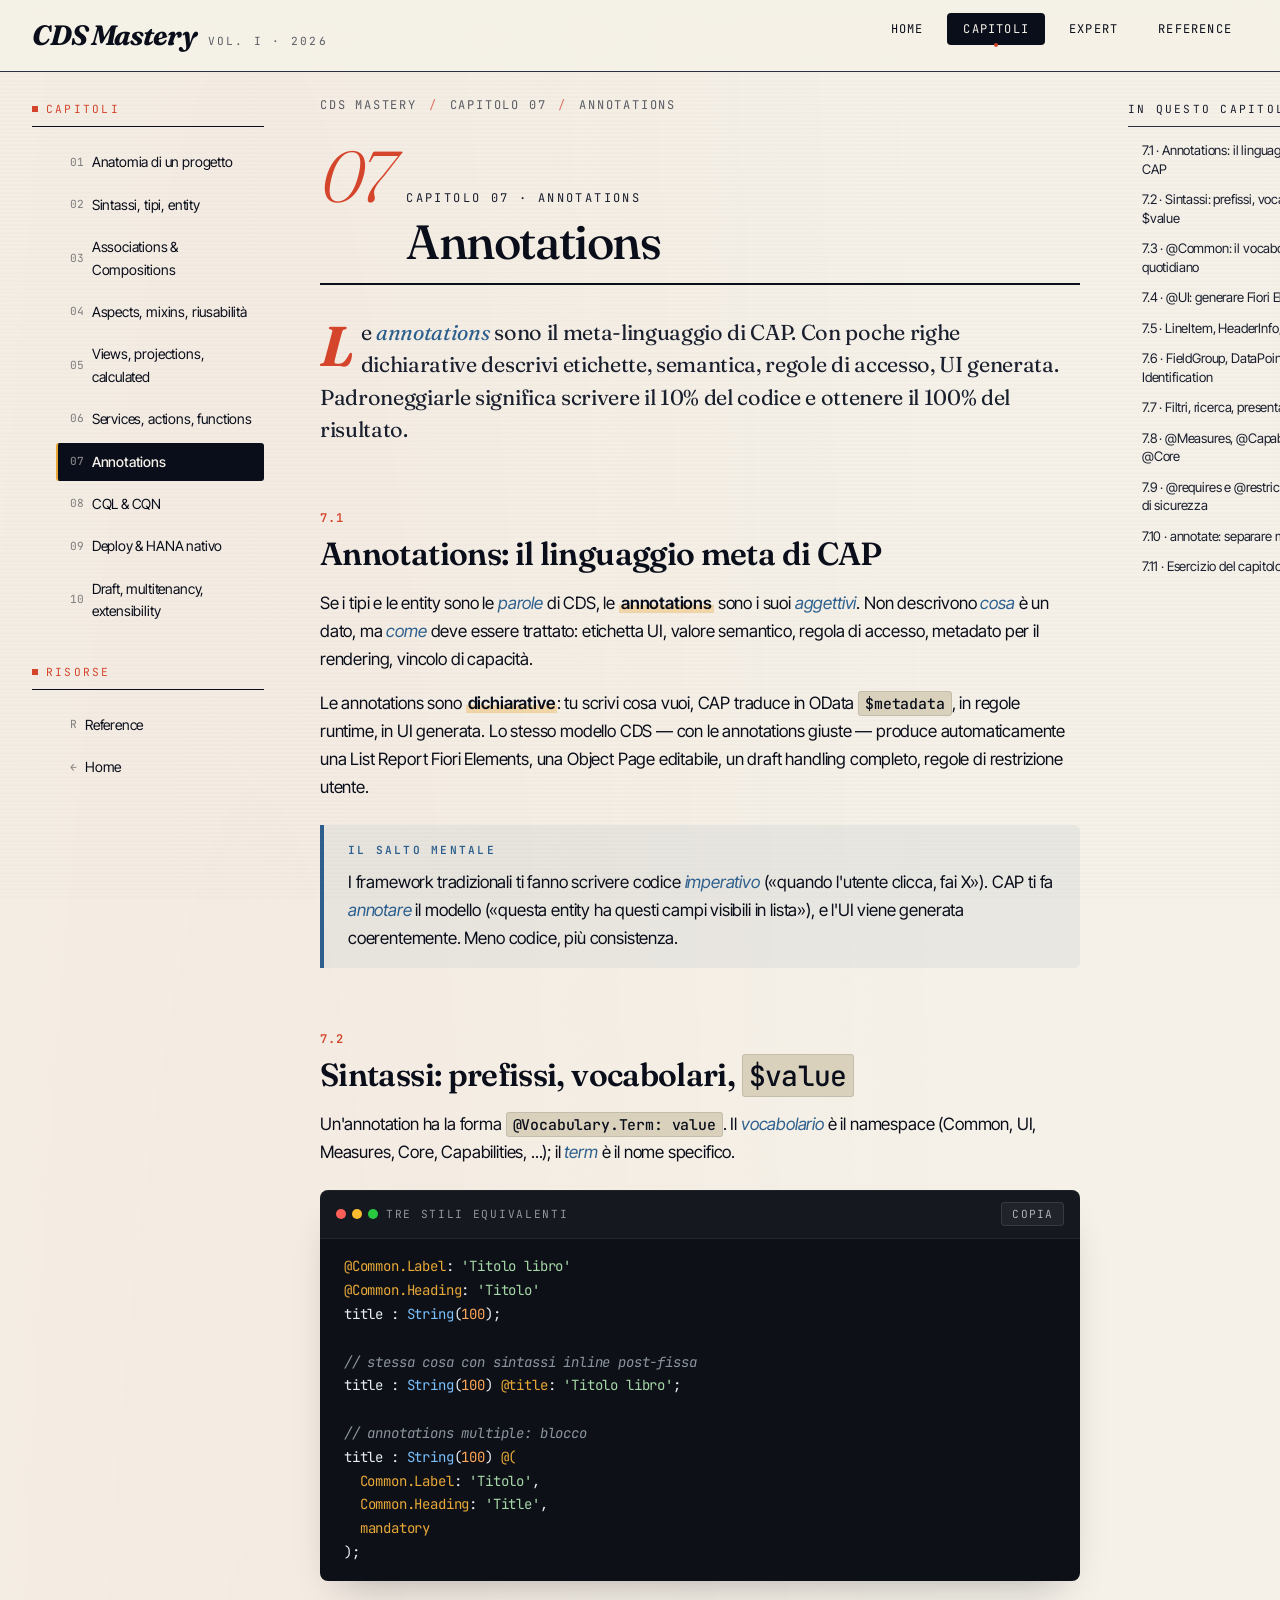
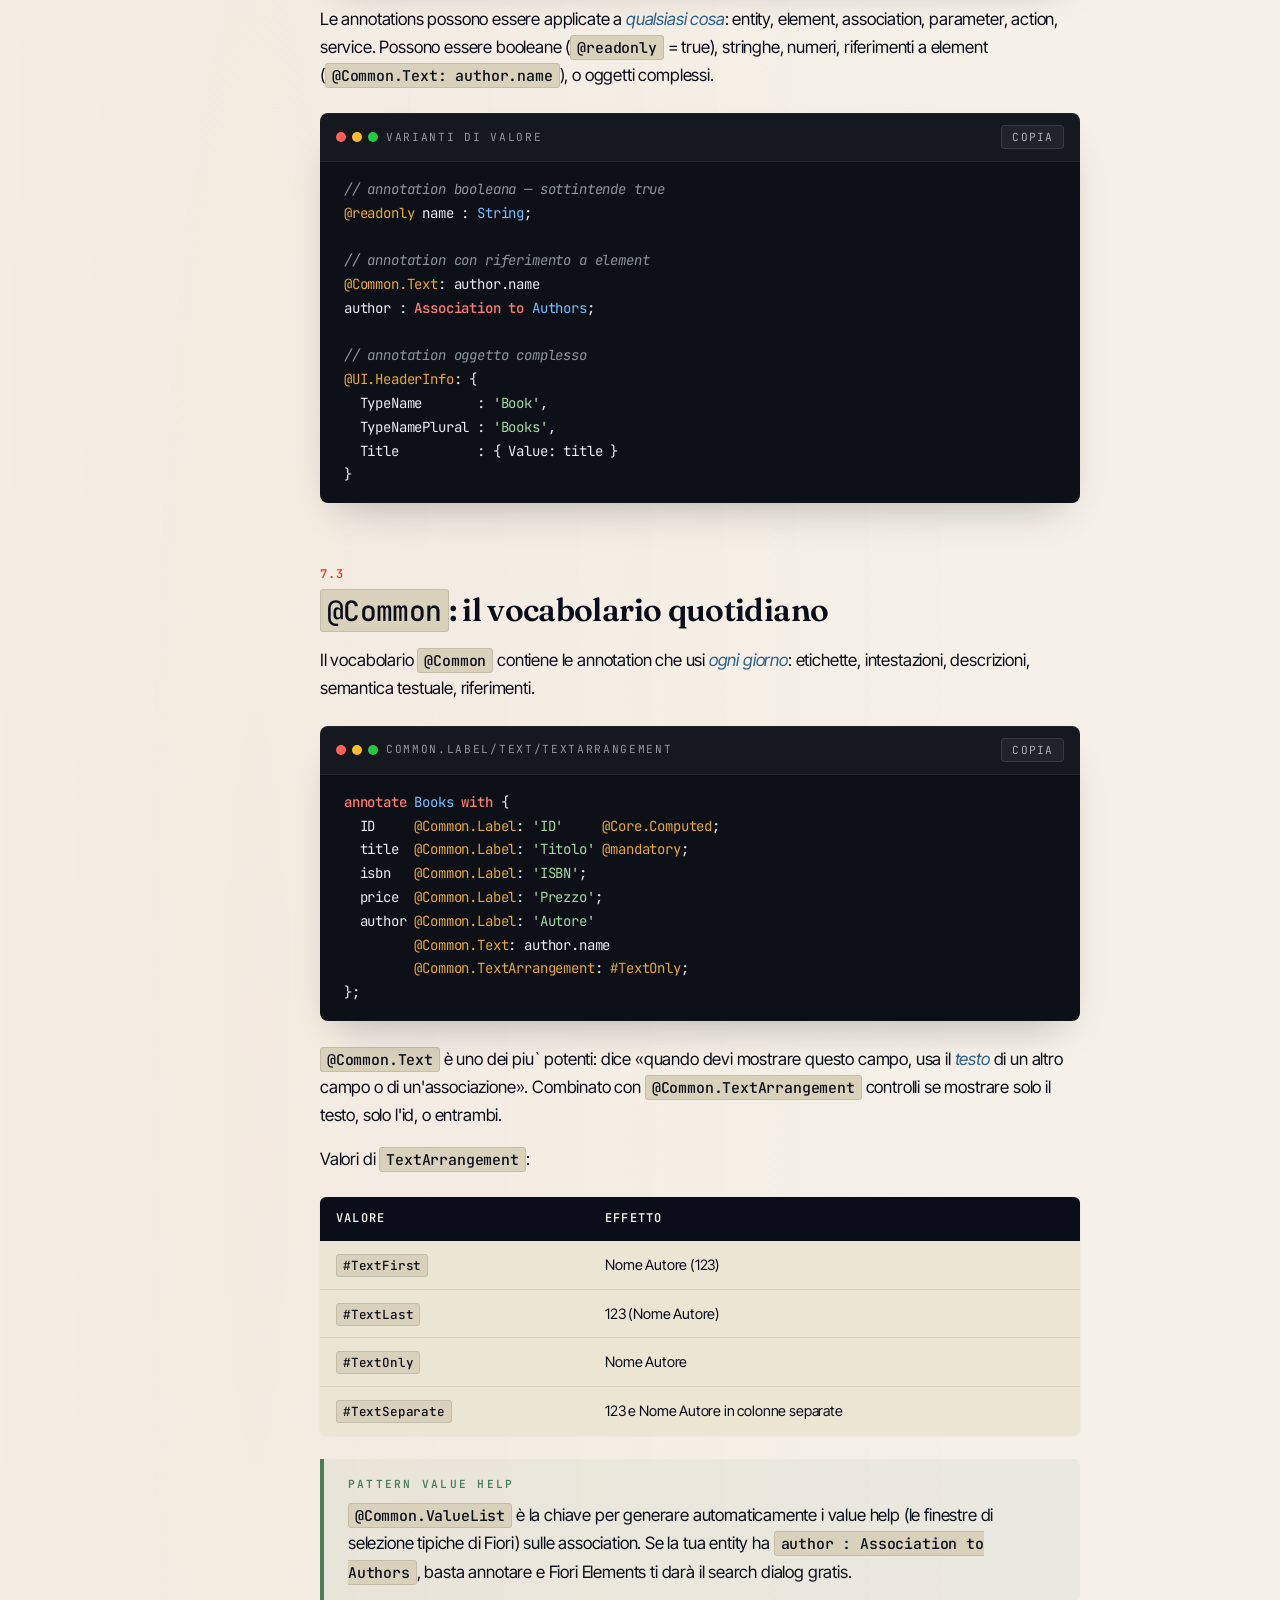
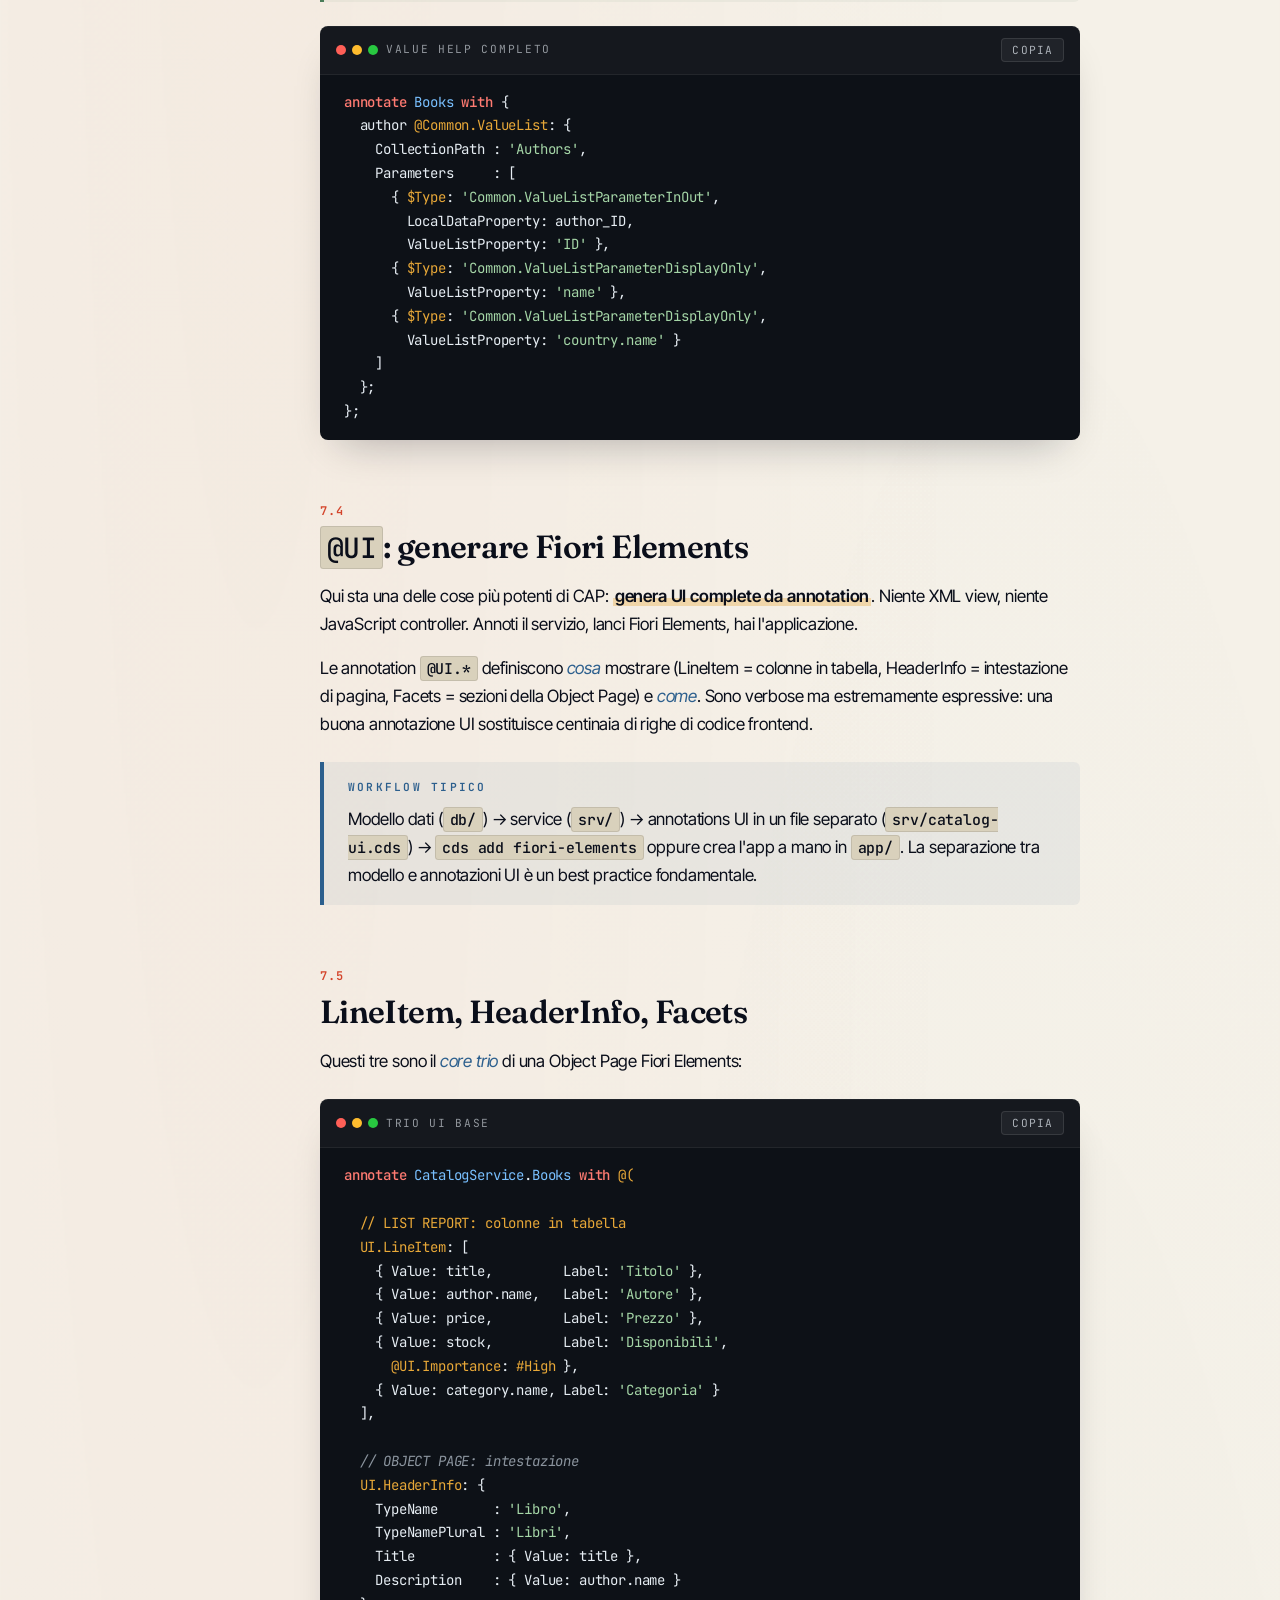
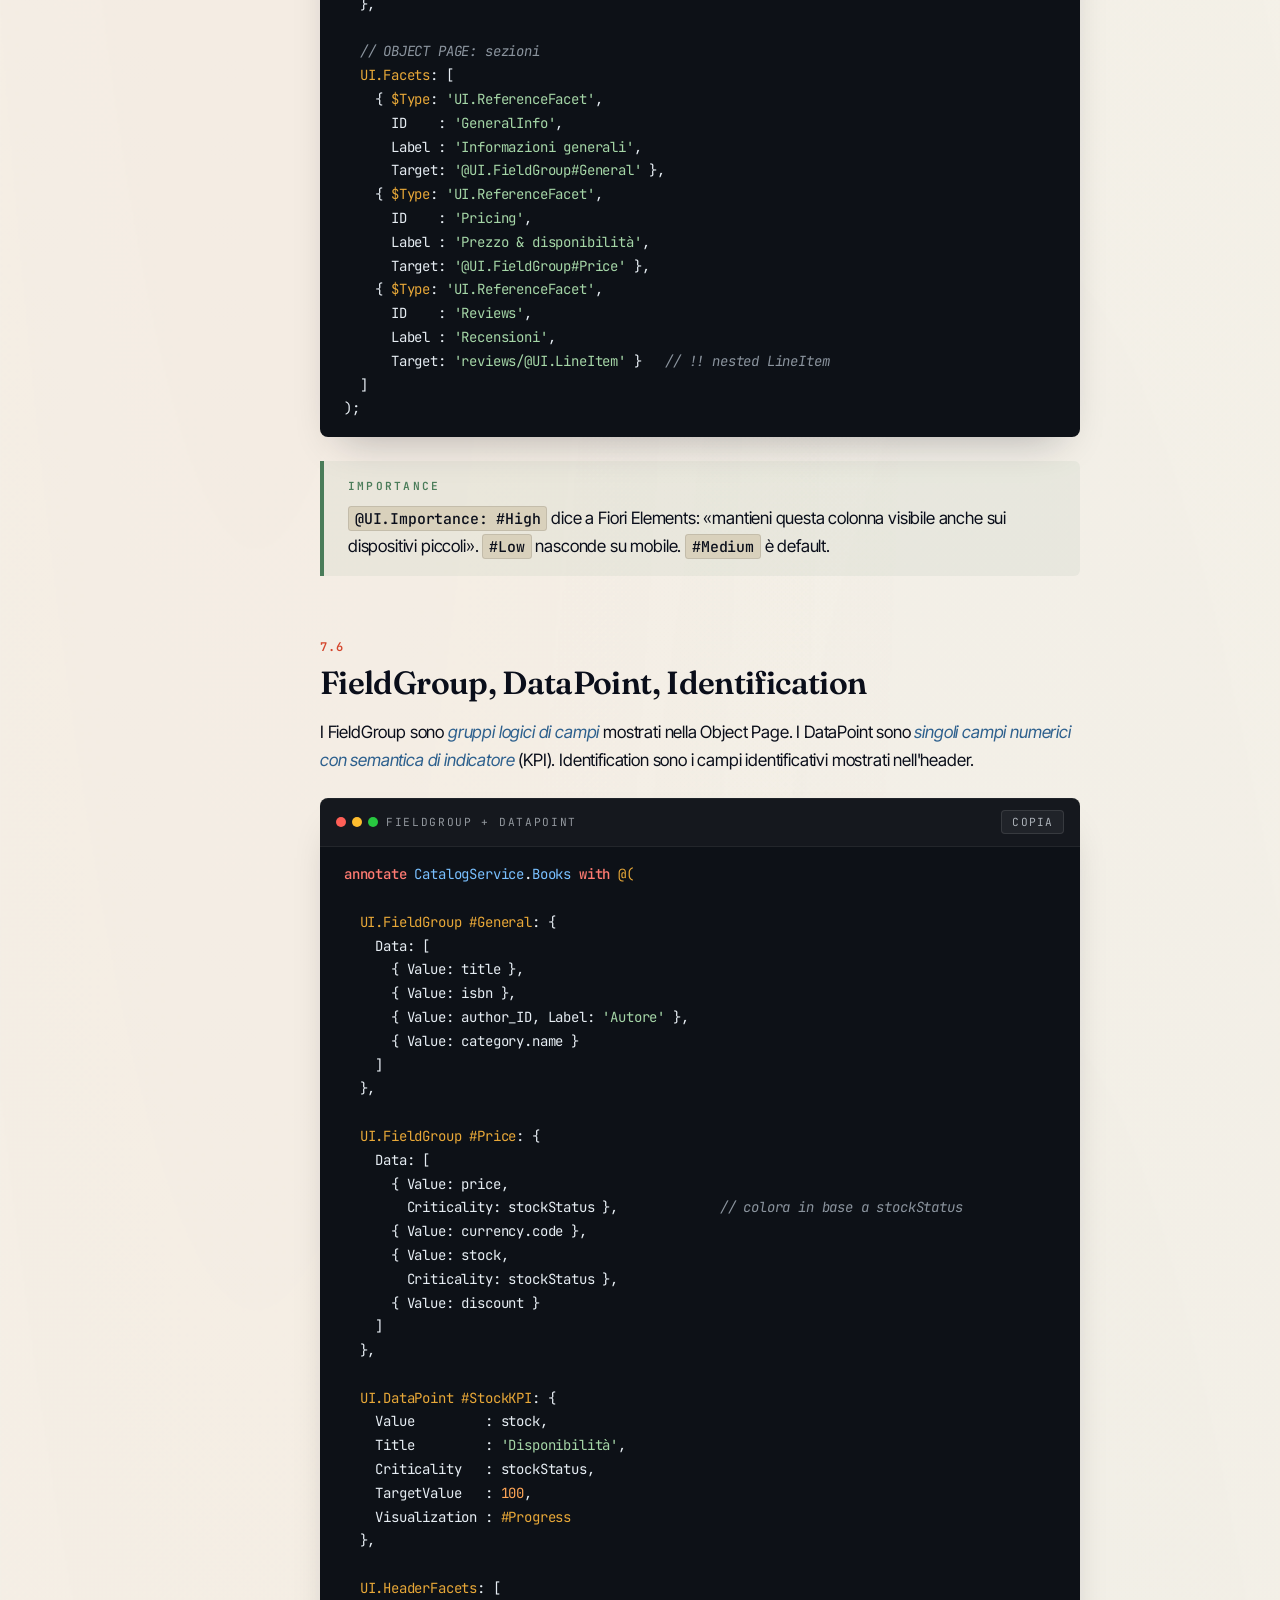
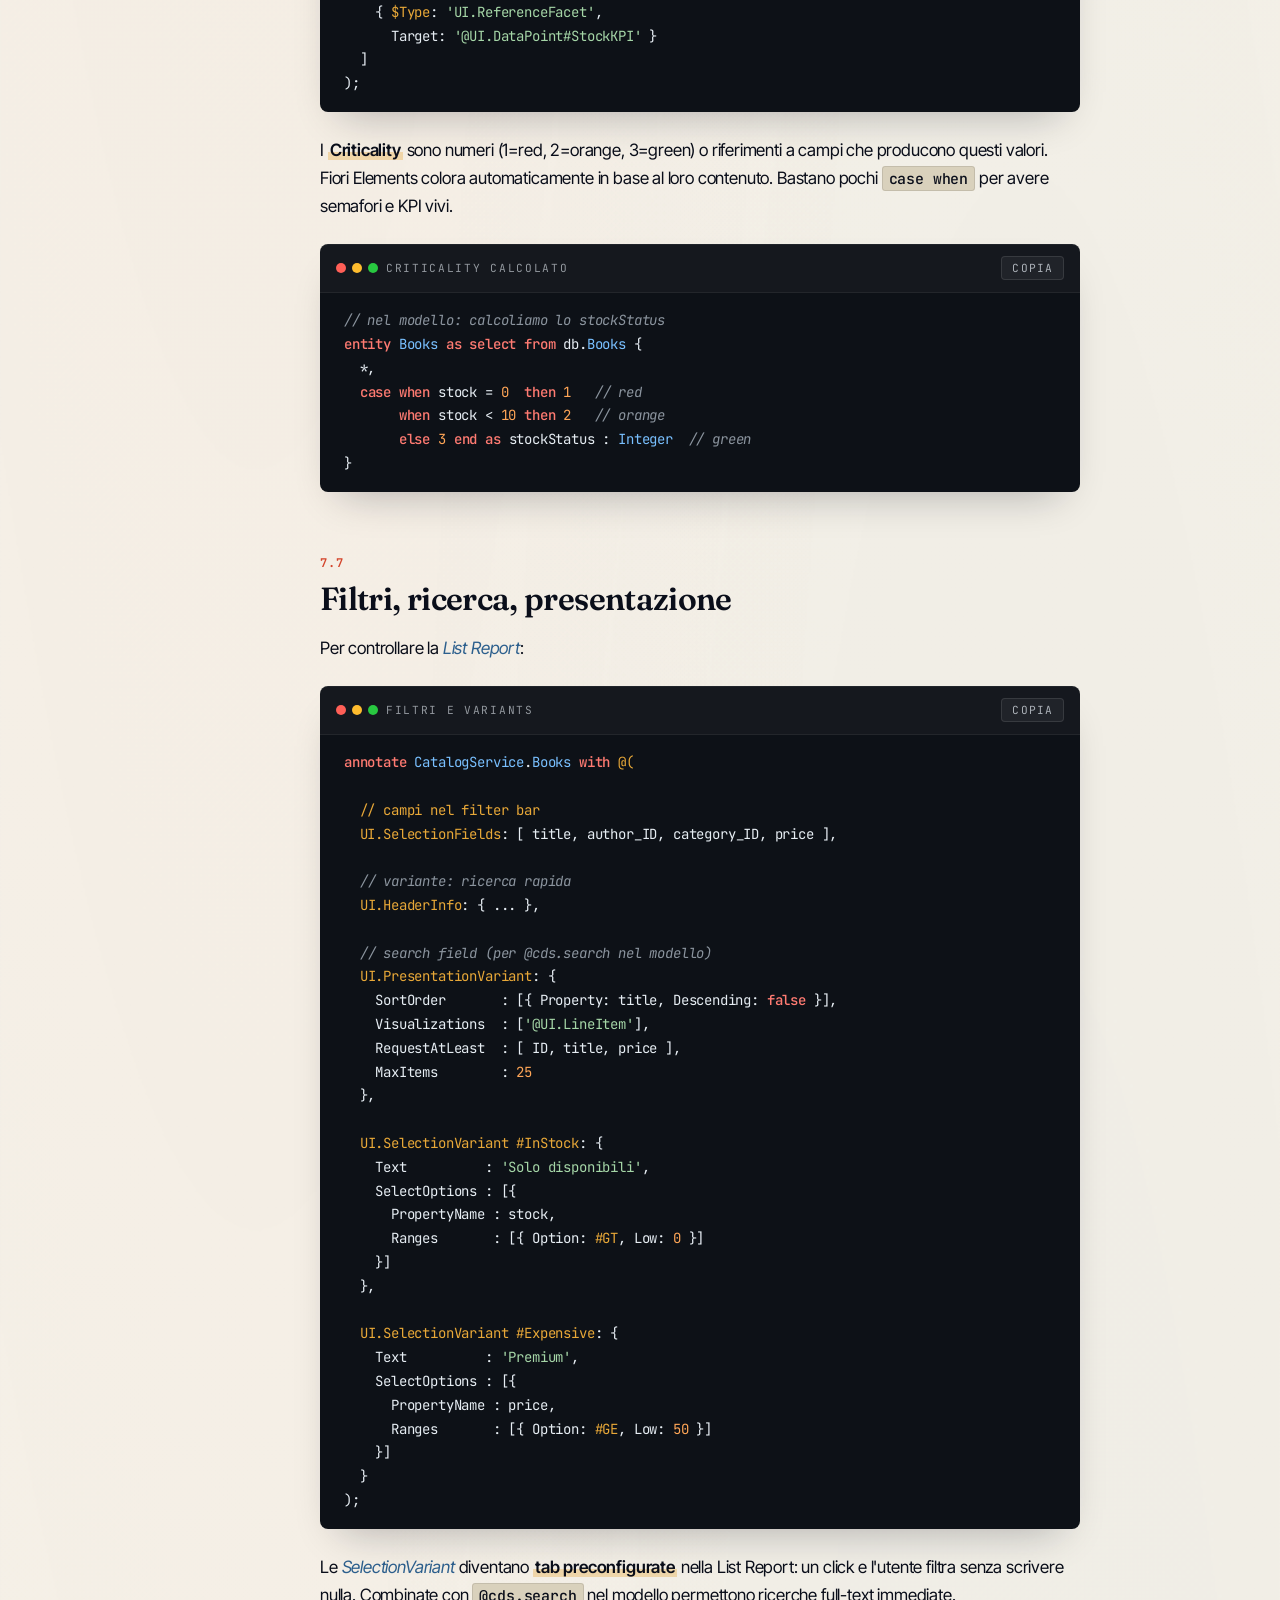
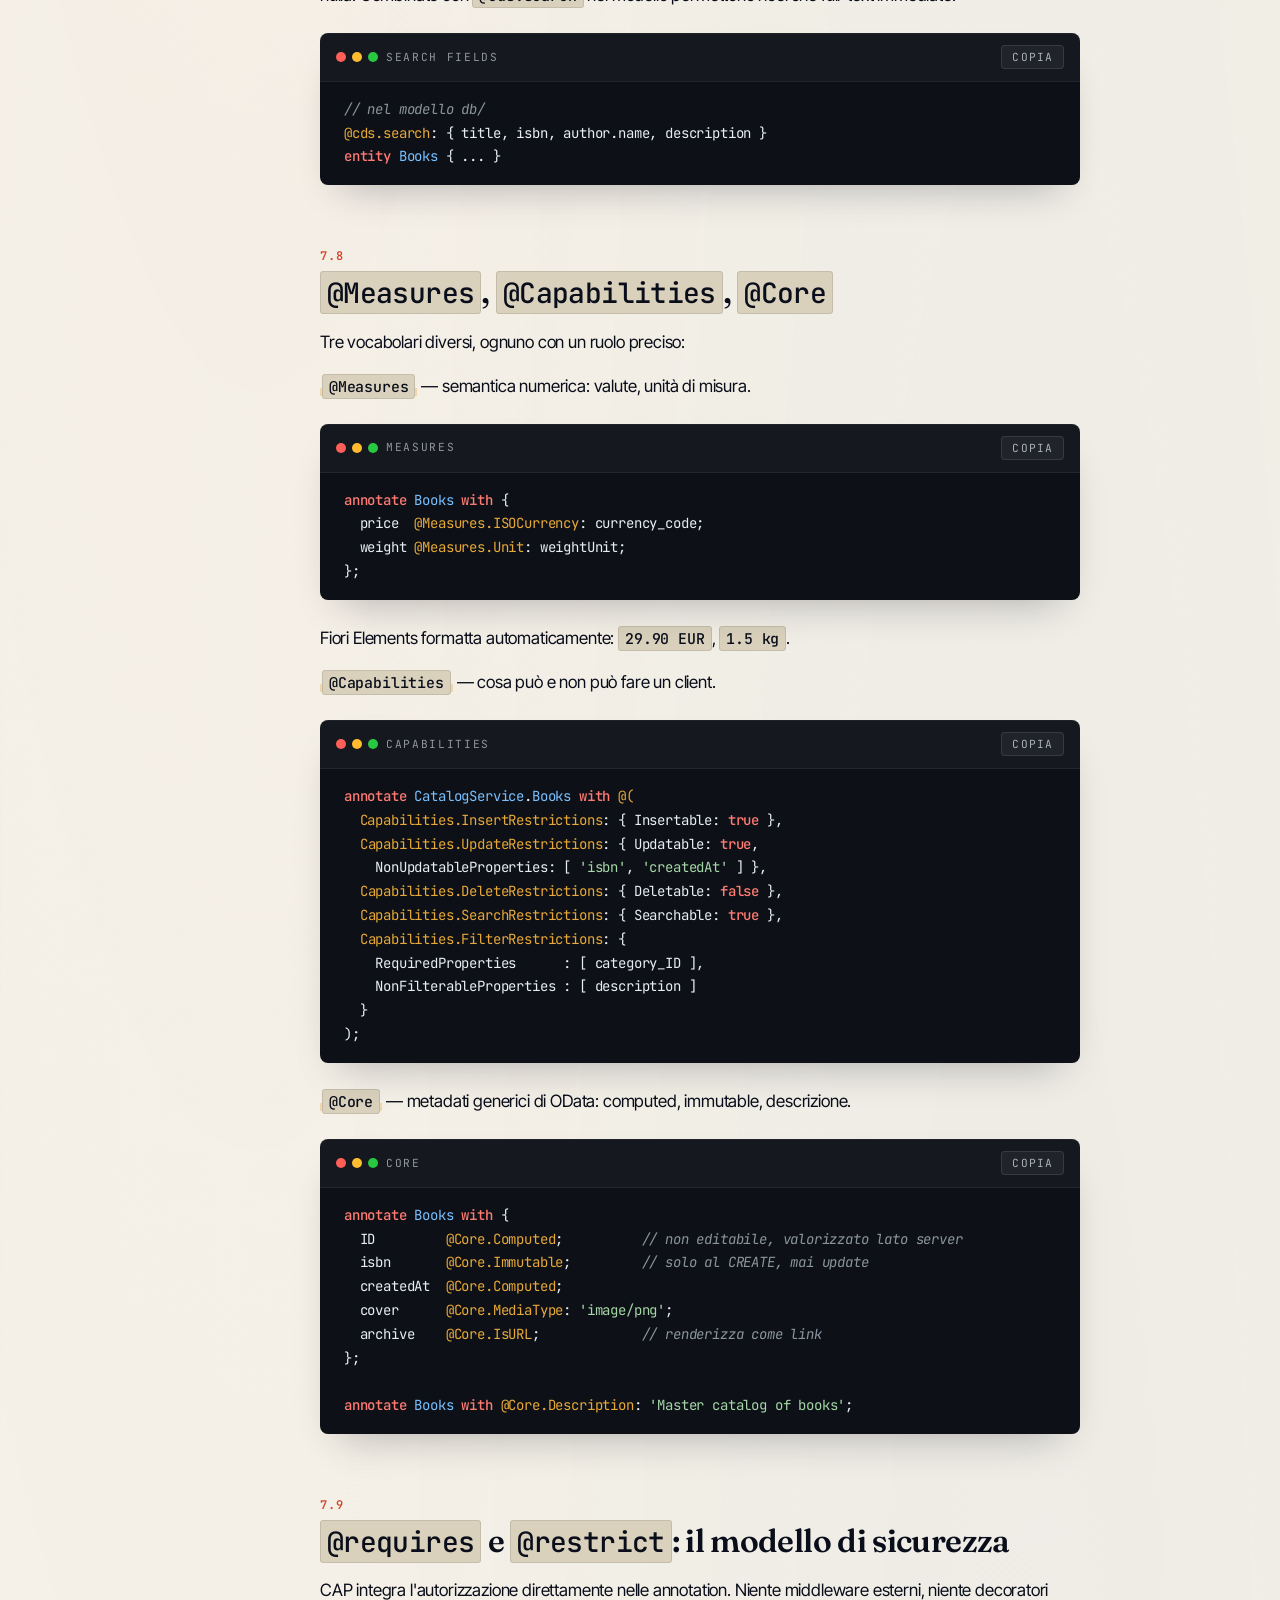
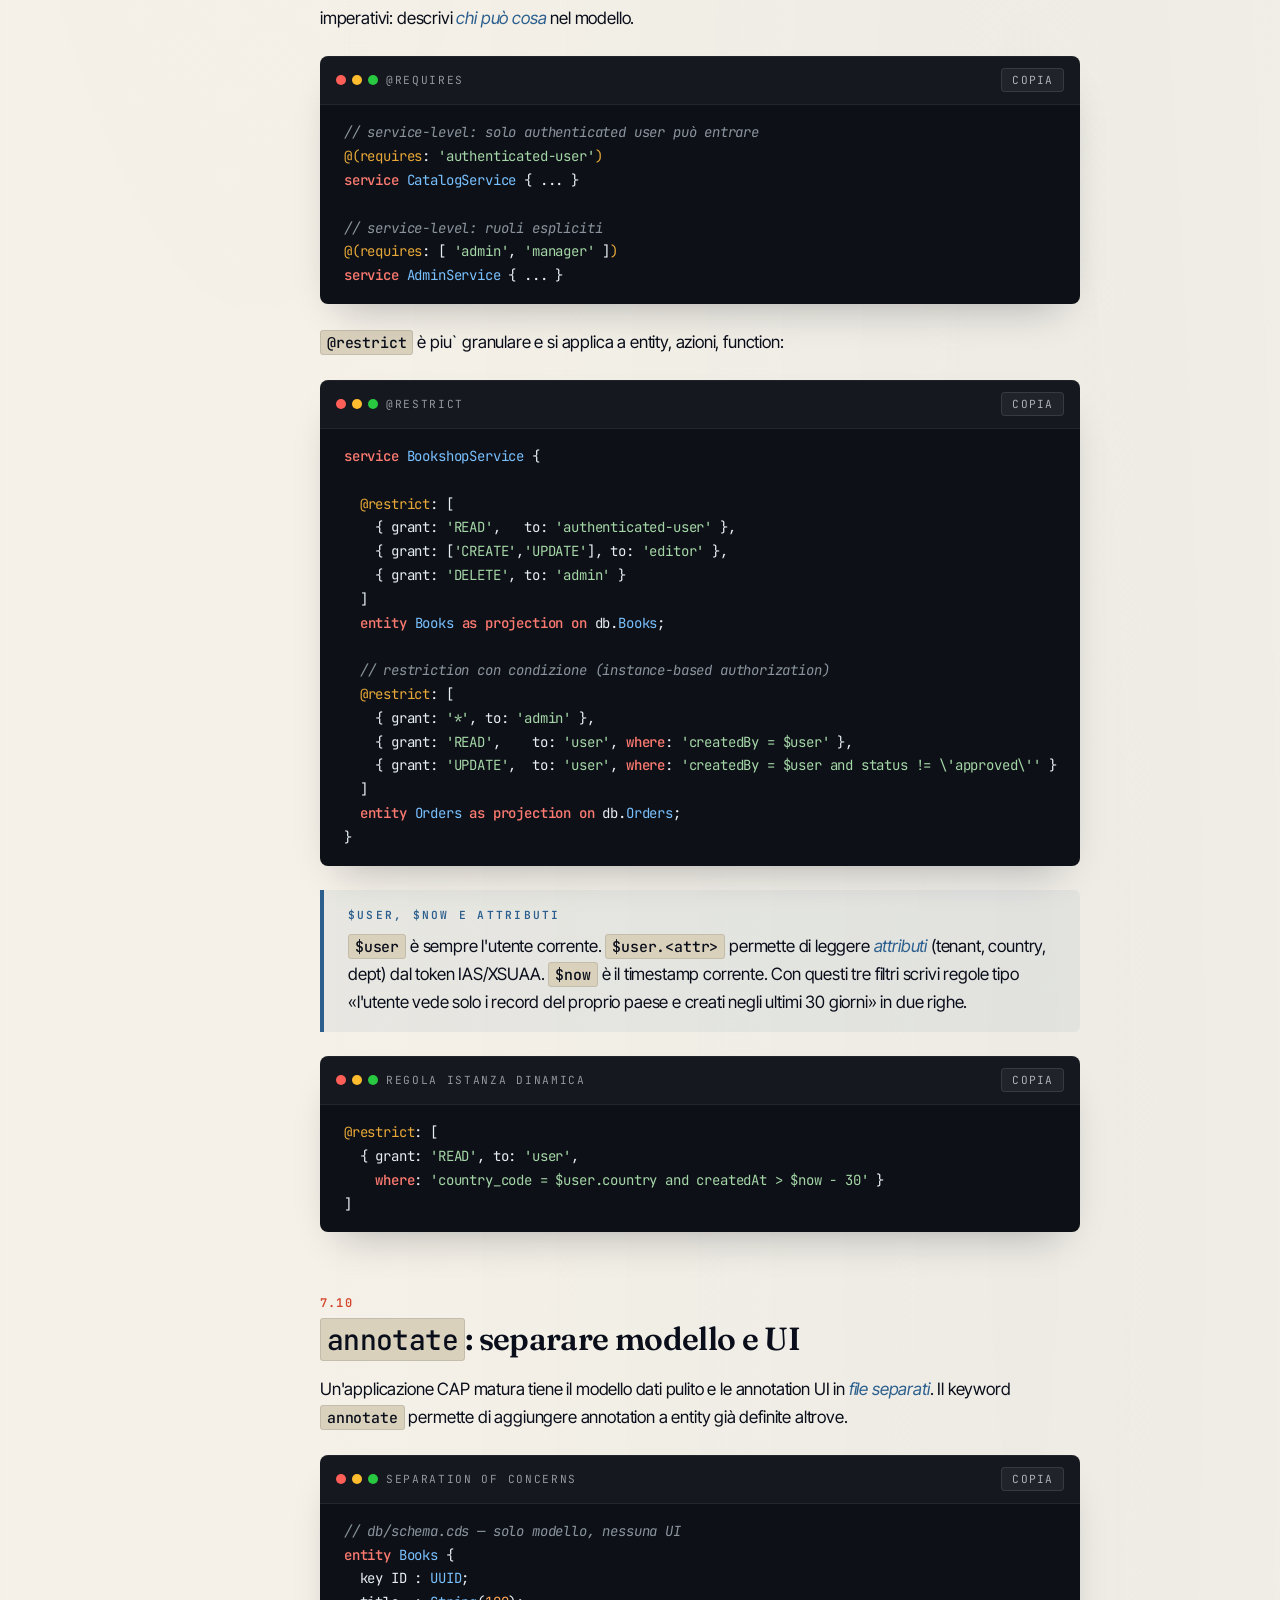
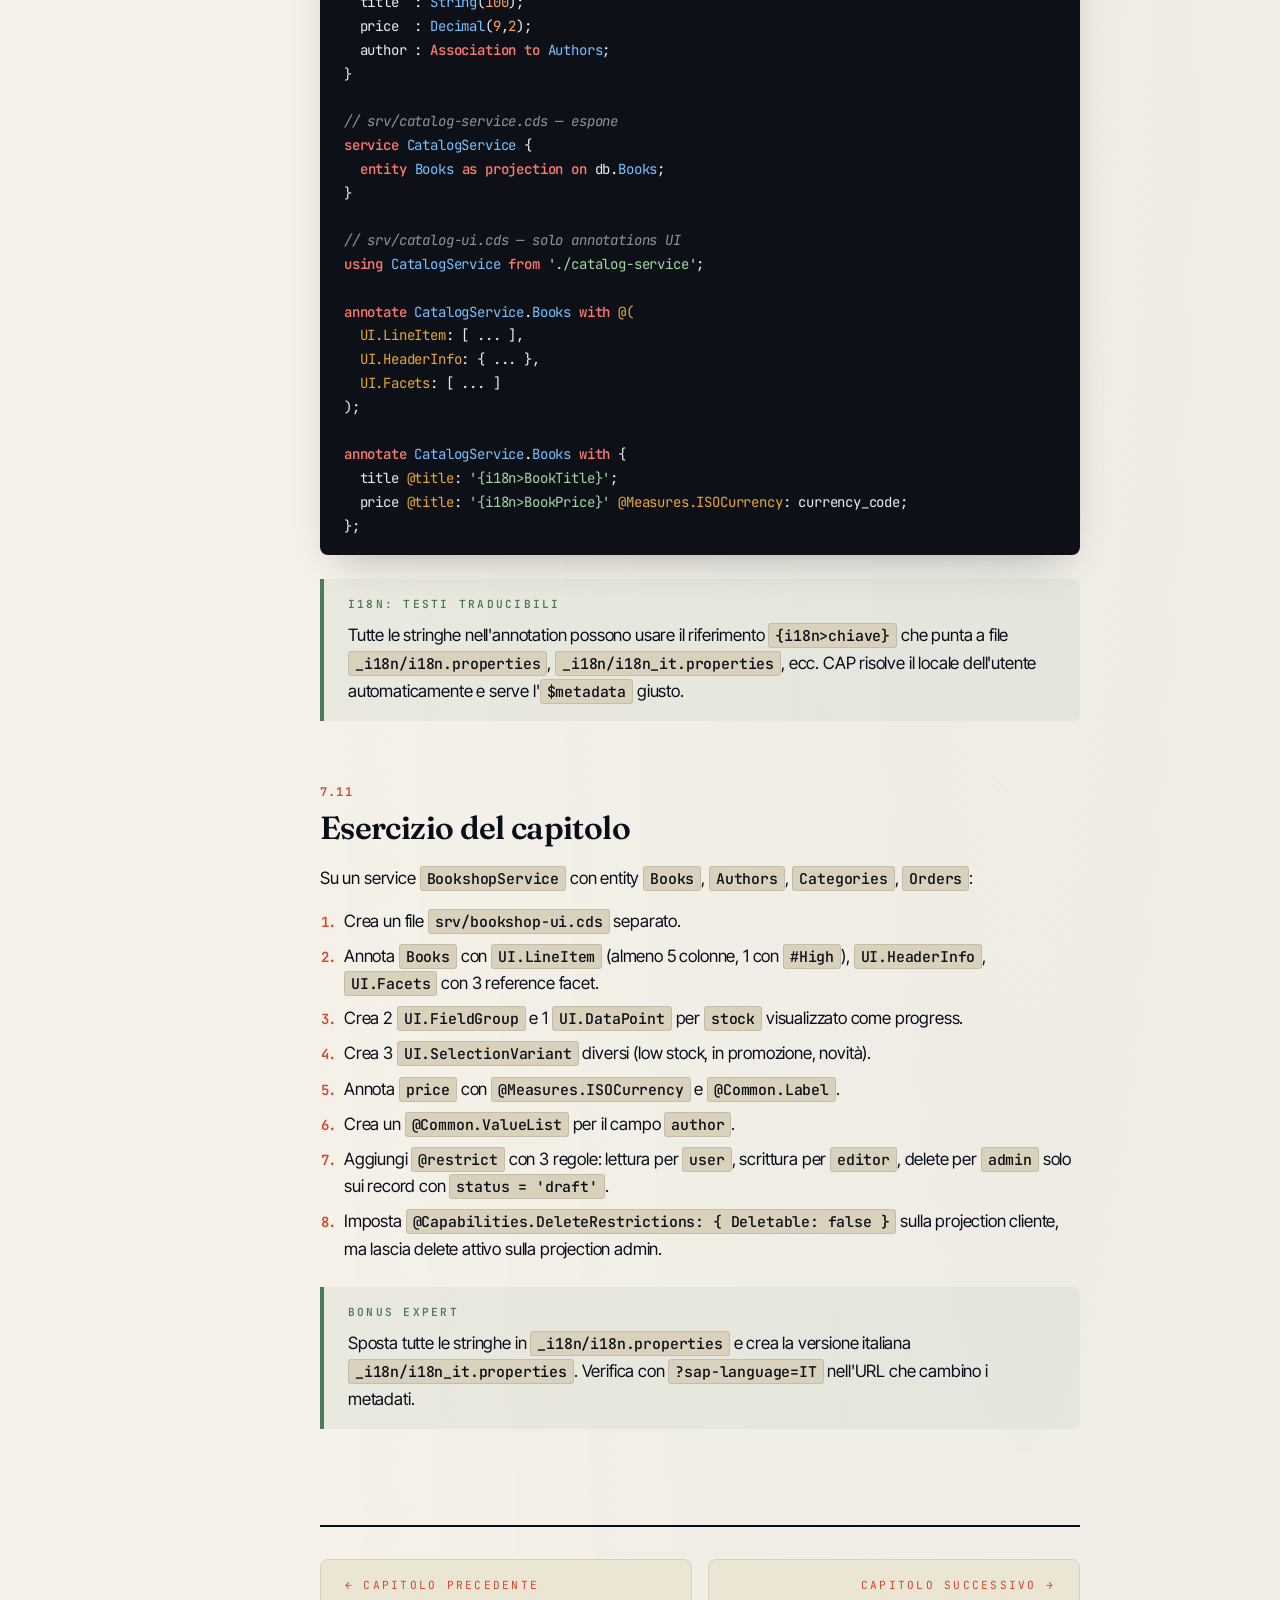
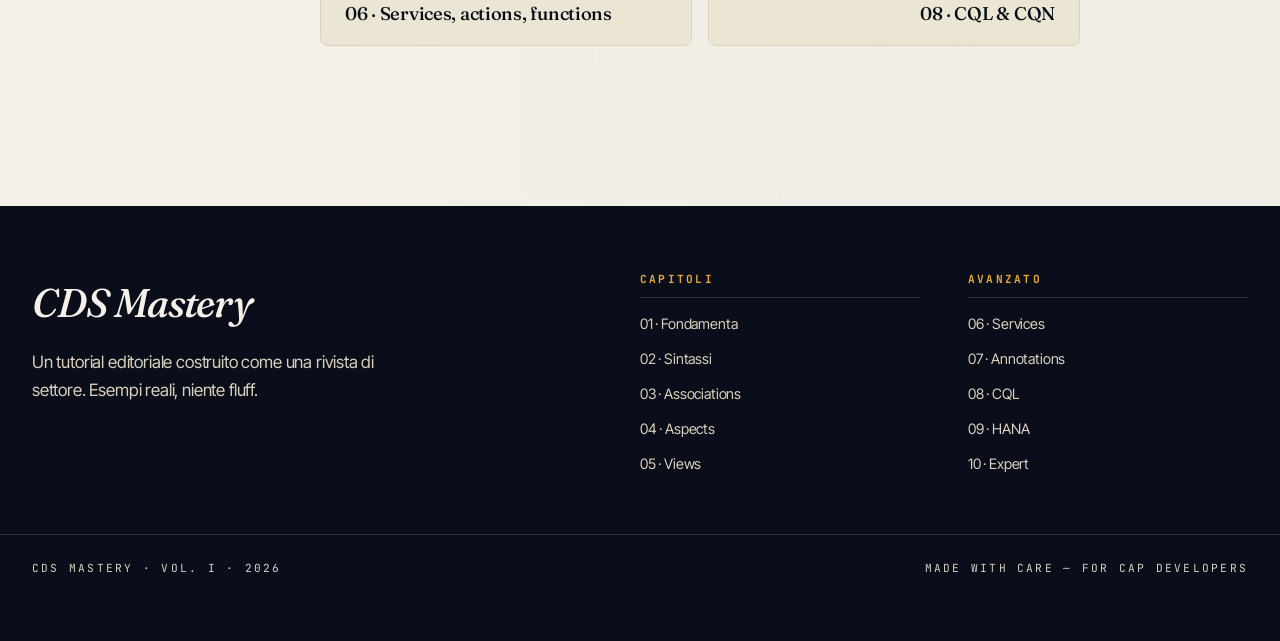
<file: ch07-annotations.html>
<!DOCTYPE html>
<html lang="it">
<head>
<meta charset="UTF-8">
<meta name="viewport" content="width=device-width, initial-scale=1.0">
<title>Cap. 07 · Annotations — CDS Mastery</title>
<link rel="stylesheet" href="css/style.css">
</head>
<body>

<nav class="topbar">
  <div class="topbar-inner">
    <a href="index.html" class="brand">
      <span class="brand-mark">CDS Mastery</span>
      <span class="brand-sub">Vol. I · 2026</span>
    </a>
    <ul class="nav-pages">
      <li><a href="index.html">Home</a></li>
      <li><a href="ch01-foundations.html" class="active">Capitoli</a></li>
      <li><a href="ch10-expert.html">Expert</a></li>
      <li><a href="reference.html">Reference</a></li>
    </ul>
  </div>
</nav>

<main class="layout">

  <aside class="sidebar">
  <div class="sidebar-section">
    <div class="sidebar-label">Capitoli</div>
    <ul>
      <li><a href="ch01-foundations.html"><span class="sidebar-num">01</span> Anatomia di un progetto</a></li>
      <li><a href="ch02-syntax.html"><span class="sidebar-num">02</span> Sintassi, tipi, entity</a></li>
      <li><a href="ch03-associations.html"><span class="sidebar-num">03</span> Associations & Compositions</a></li>
      <li><a href="ch04-aspects.html"><span class="sidebar-num">04</span> Aspects, mixins, riusabilità</a></li>
      <li><a href="ch05-views.html"><span class="sidebar-num">05</span> Views, projections, calculated</a></li>
      <li><a href="ch06-services.html"><span class="sidebar-num">06</span> Services, actions, functions</a></li>
      <li><a href="ch07-annotations.html" class="active"><span class="sidebar-num">07</span> Annotations</a></li>
      <li><a href="ch08-cql.html"><span class="sidebar-num">08</span> CQL & CQN</a></li>
      <li><a href="ch09-hana.html"><span class="sidebar-num">09</span> Deploy & HANA nativo</a></li>
      <li><a href="ch10-expert.html"><span class="sidebar-num">10</span> Draft, multitenancy, extensibility</a></li>
    </ul>
  </div>
  <div class="sidebar-section">
    <div class="sidebar-label">Risorse</div>
    <ul>
      <li><a href="reference.html"><span class="sidebar-num">R</span> Reference</a></li>
      <li><a href="index.html"><span class="sidebar-num">←</span> Home</a></li>
    </ul>
  </div>
</aside>

  <article class="content">
    <div class="crumbs">
      <span>CDS Mastery</span>
      <span>Capitolo 07</span>
      <span>Annotations</span>
    </div>
    
    <header class="chapter-meta">
      <div class="chapter-num">07</div>
      <div class="chapter-info">
        <div class="chapter-kicker">Capitolo 07 · Annotations</div>
        <h1 class="chapter-title">Annotations</h1>
      </div>
    </header>
    
    <p class="chapter-lead">Le <em>annotations</em> sono il meta-linguaggio di CAP. Con poche righe dichiarative descrivi etichette, semantica, regole di accesso, UI generata. Padroneggiarle significa scrivere il 10% del codice e ottenere il 100% del risultato.</p>
    

    <section id="a-1">
      <h2 data-num="7.1">Annotations: il linguaggio meta di CAP</h2>
      <p>
        Se i tipi e le entity sono le <em>parole</em> di CDS, le <strong>annotations</strong> sono i suoi
        <em>aggettivi</em>. Non descrivono <em>cosa</em> è un dato, ma <em>come</em> deve essere trattato:
        etichetta UI, valore semantico, regola di accesso, metadato per il rendering, vincolo di capacità.
      </p>
      <p>
        Le annotations sono <strong>dichiarative</strong>: tu scrivi cosa vuoi, CAP traduce in OData
        <code>$metadata</code>, in regole runtime, in UI generata. Lo stesso modello CDS &mdash; con le
        annotations giuste &mdash; produce automaticamente una List Report Fiori Elements, una Object Page
        editabile, un draft handling completo, regole di restrizione utente.
      </p>
<div class="callout">
  <div class="callout-label">Il salto mentale</div>
  <p>I framework tradizionali ti fanno scrivere codice <em>imperativo</em> (&laquo;quando l'utente clicca, fai X&raquo;). CAP ti fa <em>annotare</em> il modello (&laquo;questa entity ha questi campi visibili in lista&raquo;), e l'UI viene generata coerentemente. Meno codice, più consistenza.</p>
</div>
    </section>

    <section id="a-2">
      <h2 data-num="7.2">Sintassi: prefissi, vocabolari, <code>$value</code></h2>
      <p>
        Un'annotation ha la forma <code>@Vocabulary.Term: value</code>. Il <em>vocabolario</em> è il
        namespace (Common, UI, Measures, Core, Capabilities, ...); il <em>term</em> è il nome specifico.
      </p>
<div class="code-block">
  <div class="code-header">
    <div class="code-lang">
      <span class="code-dots"><span class="code-dot"></span><span class="code-dot"></span><span class="code-dot"></span></span>
      <span>tre stili equivalenti</span>
    </div>
    <button class="code-copy">Copia</button>
  </div>
  <pre><code><span class="ann">@Common.Label</span>: <span class="str">'Titolo libro'</span>
<span class="ann">@Common.Heading</span>: <span class="str">'Titolo'</span>
title : <span class="type">String</span>(<span class="num">100</span>);

<span class="cmt">// stessa cosa con sintassi inline post-fissa</span>
title : <span class="type">String</span>(<span class="num">100</span>) <span class="ann">@title</span>: <span class="str">'Titolo libro'</span>;

<span class="cmt">// annotations multiple: blocco</span>
title : <span class="type">String</span>(<span class="num">100</span>) <span class="ann">@(
  Common.Label</span>: <span class="str">'Titolo'</span>,
  <span class="ann">Common.Heading</span>: <span class="str">'Title'</span>,
  <span class="ann">mandatory</span>
);</code></pre>
</div>
      <p>
        Le annotations possono essere applicate a <em>qualsiasi cosa</em>: entity, element, association,
        parameter, action, service. Possono essere booleane (<code>@readonly</code> = true), stringhe,
        numeri, riferimenti a element (<code>@Common.Text: author.name</code>), o oggetti complessi.
      </p>
<div class="code-block">
  <div class="code-header">
    <div class="code-lang">
      <span class="code-dots"><span class="code-dot"></span><span class="code-dot"></span><span class="code-dot"></span></span>
      <span>varianti di valore</span>
    </div>
    <button class="code-copy">Copia</button>
  </div>
  <pre><code><span class="cmt">// annotation booleana — sottintende true</span>
<span class="ann">@readonly</span> name : <span class="type">String</span>;

<span class="cmt">// annotation con riferimento a element</span>
<span class="ann">@Common.Text</span>: author.name
author : <span class="kw">Association to</span> <span class="type">Authors</span>;

<span class="cmt">// annotation oggetto complesso</span>
<span class="ann">@UI.HeaderInfo</span>: {
  TypeName       : <span class="str">'Book'</span>,
  TypeNamePlural : <span class="str">'Books'</span>,
  Title          : { Value: title }
}</code></pre>
</div>
    </section>

    <section id="a-3">
      <h2 data-num="7.3"><code>@Common</code>: il vocabolario quotidiano</h2>
      <p>
        Il vocabolario <code>@Common</code> contiene le annotation che usi <em>ogni giorno</em>: etichette,
        intestazioni, descrizioni, semantica testuale, riferimenti.
      </p>
<div class="code-block">
  <div class="code-header">
    <div class="code-lang">
      <span class="code-dots"><span class="code-dot"></span><span class="code-dot"></span><span class="code-dot"></span></span>
      <span>Common.Label/Text/TextArrangement</span>
    </div>
    <button class="code-copy">Copia</button>
  </div>
  <pre><code><span class="kw">annotate</span> <span class="type">Books</span> <span class="kw">with</span> {
  ID     <span class="ann">@Common.Label</span>: <span class="str">'ID'</span>     <span class="ann">@Core.Computed</span>;
  title  <span class="ann">@Common.Label</span>: <span class="str">'Titolo'</span> <span class="ann">@mandatory</span>;
  isbn   <span class="ann">@Common.Label</span>: <span class="str">'ISBN'</span>;
  price  <span class="ann">@Common.Label</span>: <span class="str">'Prezzo'</span>;
  author <span class="ann">@Common.Label</span>: <span class="str">'Autore'</span>
         <span class="ann">@Common.Text</span>: author.name
         <span class="ann">@Common.TextArrangement</span>: <span class="ann">#TextOnly</span>;
};</code></pre>
</div>
      <p>
        <code>@Common.Text</code> &egrave; uno dei piu&grave; potenti: dice &laquo;quando devi mostrare questo
        campo, usa il <em>testo</em> di un altro campo o di un'associazione&raquo;. Combinato con
        <code>@Common.TextArrangement</code> controlli se mostrare solo il testo, solo l'id, o entrambi.
      </p>
      <p>Valori di <code>TextArrangement</code>:</p>
      <table>
        <thead><tr><th>Valore</th><th>Effetto</th></tr></thead>
        <tbody>
          <tr><td><code>#TextFirst</code></td><td>Nome Autore (123)</td></tr>
          <tr><td><code>#TextLast</code></td><td>123 (Nome Autore)</td></tr>
          <tr><td><code>#TextOnly</code></td><td>Nome Autore</td></tr>
          <tr><td><code>#TextSeparate</code></td><td>123 e Nome Autore in colonne separate</td></tr>
        </tbody>
      </table>
<div class="callout callout-tip">
  <div class="callout-label">Pattern Value Help</div>
  <p><code>@Common.ValueList</code> &egrave; la chiave per generare automaticamente i value help (le finestre di selezione tipiche di Fiori) sulle association. Se la tua entity ha <code>author : Association to Authors</code>, basta annotare e Fiori Elements ti dar&agrave; il search dialog gratis.</p>
</div>
<div class="code-block">
  <div class="code-header">
    <div class="code-lang">
      <span class="code-dots"><span class="code-dot"></span><span class="code-dot"></span><span class="code-dot"></span></span>
      <span>value help completo</span>
    </div>
    <button class="code-copy">Copia</button>
  </div>
  <pre><code><span class="kw">annotate</span> <span class="type">Books</span> <span class="kw">with</span> {
  author <span class="ann">@Common.ValueList</span>: {
    CollectionPath : <span class="str">'Authors'</span>,
    Parameters     : [
      { <span class="ann">$Type</span>: <span class="str">'Common.ValueListParameterInOut'</span>,
        LocalDataProperty: author_ID,
        ValueListProperty: <span class="str">'ID'</span> },
      { <span class="ann">$Type</span>: <span class="str">'Common.ValueListParameterDisplayOnly'</span>,
        ValueListProperty: <span class="str">'name'</span> },
      { <span class="ann">$Type</span>: <span class="str">'Common.ValueListParameterDisplayOnly'</span>,
        ValueListProperty: <span class="str">'country.name'</span> }
    ]
  };
};</code></pre>
</div>
    </section>

    <section id="a-4">
      <h2 data-num="7.4"><code>@UI</code>: generare Fiori Elements</h2>
      <p>
        Qui sta una delle cose pi&ugrave; potenti di CAP: <strong>genera UI complete da annotation</strong>.
        Niente XML view, niente JavaScript controller. Annoti il servizio, lanci Fiori Elements, hai
        l'applicazione.
      </p>
      <p>
        Le annotation <code>@UI.*</code> definiscono <em>cosa</em> mostrare (LineItem = colonne in tabella,
        HeaderInfo = intestazione di pagina, Facets = sezioni della Object Page) e <em>come</em>. Sono
        verbose ma estremamente espressive: una buona annotazione UI sostituisce centinaia di righe di
        codice frontend.
      </p>
<div class="callout">
  <div class="callout-label">Workflow tipico</div>
  <p>Modello dati (<code>db/</code>) &rarr; service (<code>srv/</code>) &rarr; annotations UI in un file separato (<code>srv/catalog-ui.cds</code>) &rarr; <code>cds add fiori-elements</code> oppure crea l'app a mano in <code>app/</code>. La separazione tra modello e annotazioni UI &egrave; un best practice fondamentale.</p>
</div>
    </section>

    <section id="a-5">
      <h2 data-num="7.5">LineItem, HeaderInfo, Facets</h2>
      <p>
        Questi tre sono il <em>core trio</em> di una Object Page Fiori Elements:
      </p>
<div class="code-block">
  <div class="code-header">
    <div class="code-lang">
      <span class="code-dots"><span class="code-dot"></span><span class="code-dot"></span><span class="code-dot"></span></span>
      <span>trio UI base</span>
    </div>
    <button class="code-copy">Copia</button>
  </div>
  <pre><code><span class="kw">annotate</span> <span class="type">CatalogService</span>.<span class="type">Books</span> <span class="kw">with</span> <span class="ann">@(

  // LIST REPORT: colonne in tabella
  UI.LineItem</span>: [
    { Value: title,         Label: <span class="str">'Titolo'</span> },
    { Value: author.name,   Label: <span class="str">'Autore'</span> },
    { Value: price,         Label: <span class="str">'Prezzo'</span> },
    { Value: stock,         Label: <span class="str">'Disponibili'</span>,
      <span class="ann">@UI.Importance</span>: <span class="ann">#High</span> },
    { Value: category.name, Label: <span class="str">'Categoria'</span> }
  ],

  <span class="cmt">// OBJECT PAGE: intestazione</span>
  <span class="ann">UI.HeaderInfo</span>: {
    TypeName       : <span class="str">'Libro'</span>,
    TypeNamePlural : <span class="str">'Libri'</span>,
    Title          : { Value: title },
    Description    : { Value: author.name }
  },

  <span class="cmt">// OBJECT PAGE: sezioni</span>
  <span class="ann">UI.Facets</span>: [
    { <span class="ann">$Type</span>: <span class="str">'UI.ReferenceFacet'</span>,
      ID    : <span class="str">'GeneralInfo'</span>,
      Label : <span class="str">'Informazioni generali'</span>,
      Target: <span class="str">'@UI.FieldGroup#General'</span> },
    { <span class="ann">$Type</span>: <span class="str">'UI.ReferenceFacet'</span>,
      ID    : <span class="str">'Pricing'</span>,
      Label : <span class="str">'Prezzo &amp; disponibilit&agrave;'</span>,
      Target: <span class="str">'@UI.FieldGroup#Price'</span> },
    { <span class="ann">$Type</span>: <span class="str">'UI.ReferenceFacet'</span>,
      ID    : <span class="str">'Reviews'</span>,
      Label : <span class="str">'Recensioni'</span>,
      Target: <span class="str">'reviews/@UI.LineItem'</span> }   <span class="cmt">// !! nested LineItem</span>
  ]
)</span>;</code></pre>
</div>
<div class="callout callout-tip">
  <div class="callout-label">Importance</div>
  <p><code>@UI.Importance: #High</code> dice a Fiori Elements: &laquo;mantieni questa colonna visibile anche sui dispositivi piccoli&raquo;. <code>#Low</code> nasconde su mobile. <code>#Medium</code> &egrave; default.</p>
</div>
    </section>

    <section id="a-6">
      <h2 data-num="7.6">FieldGroup, DataPoint, Identification</h2>
      <p>
        I FieldGroup sono <em>gruppi logici di campi</em> mostrati nella Object Page. I DataPoint sono
        <em>singoli campi numerici con semantica di indicatore</em> (KPI). Identification sono i campi
        identificativi mostrati nell'header.
      </p>
<div class="code-block">
  <div class="code-header">
    <div class="code-lang">
      <span class="code-dots"><span class="code-dot"></span><span class="code-dot"></span><span class="code-dot"></span></span>
      <span>FieldGroup + DataPoint</span>
    </div>
    <button class="code-copy">Copia</button>
  </div>
  <pre><code><span class="kw">annotate</span> <span class="type">CatalogService</span>.<span class="type">Books</span> <span class="kw">with</span> <span class="ann">@(

  UI.FieldGroup #General</span>: {
    Data: [
      { Value: title },
      { Value: isbn },
      { Value: author_ID, Label: <span class="str">'Autore'</span> },
      { Value: category.name }
    ]
  },

  <span class="ann">UI.FieldGroup #Price</span>: {
    Data: [
      { Value: price,
        Criticality: stockStatus },             <span class="cmt">// colora in base a stockStatus</span>
      { Value: currency.code },
      { Value: stock,
        Criticality: stockStatus },
      { Value: discount }
    ]
  },

  <span class="ann">UI.DataPoint #StockKPI</span>: {
    Value         : stock,
    Title         : <span class="str">'Disponibilit&agrave;'</span>,
    Criticality   : stockStatus,
    TargetValue   : <span class="num">100</span>,
    Visualization : <span class="ann">#Progress</span>
  },

  <span class="ann">UI.HeaderFacets</span>: [
    { <span class="ann">$Type</span>: <span class="str">'UI.ReferenceFacet'</span>,
      Target: <span class="str">'@UI.DataPoint#StockKPI'</span> }
  ]
)</span>;</code></pre>
</div>
      <p>
        I <strong>Criticality</strong> sono numeri (1=red, 2=orange, 3=green) o riferimenti a campi che
        producono questi valori. Fiori Elements colora automaticamente in base al loro contenuto. Bastano
        pochi <code>case when</code> per avere semafori e KPI vivi.
      </p>
<div class="code-block">
  <div class="code-header">
    <div class="code-lang">
      <span class="code-dots"><span class="code-dot"></span><span class="code-dot"></span><span class="code-dot"></span></span>
      <span>criticality calcolato</span>
    </div>
    <button class="code-copy">Copia</button>
  </div>
  <pre><code><span class="cmt">// nel modello: calcoliamo lo stockStatus</span>
<span class="kw">entity</span> <span class="type">Books</span> <span class="kw">as select from</span> db.<span class="type">Books</span> {
  *,
  <span class="kw">case when</span> stock = <span class="num">0</span>  <span class="kw">then</span> <span class="num">1</span>   <span class="cmt">// red</span>
       <span class="kw">when</span> stock &lt; <span class="num">10</span> <span class="kw">then</span> <span class="num">2</span>   <span class="cmt">// orange</span>
       <span class="kw">else</span> <span class="num">3</span> <span class="kw">end</span> <span class="kw">as</span> stockStatus : <span class="type">Integer</span>  <span class="cmt">// green</span>
}</code></pre>
</div>
    </section>

    <section id="a-7">
      <h2 data-num="7.7">Filtri, ricerca, presentazione</h2>
      <p>
        Per controllare la <em>List Report</em>:
      </p>
<div class="code-block">
  <div class="code-header">
    <div class="code-lang">
      <span class="code-dots"><span class="code-dot"></span><span class="code-dot"></span><span class="code-dot"></span></span>
      <span>filtri e variants</span>
    </div>
    <button class="code-copy">Copia</button>
  </div>
  <pre><code><span class="kw">annotate</span> <span class="type">CatalogService</span>.<span class="type">Books</span> <span class="kw">with</span> <span class="ann">@(

  // campi nel filter bar
  UI.SelectionFields</span>: [ title, author_ID, category_ID, price ],

  <span class="cmt">// variante: ricerca rapida</span>
  <span class="ann">UI.HeaderInfo</span>: { ... },

  <span class="cmt">// search field (per @cds.search nel modello)</span>
  <span class="ann">UI.PresentationVariant</span>: {
    SortOrder       : [{ Property: title, Descending: <span class="kw">false</span> }],
    Visualizations  : [<span class="str">'@UI.LineItem'</span>],
    RequestAtLeast  : [ ID, title, price ],
    MaxItems        : <span class="num">25</span>
  },

  <span class="ann">UI.SelectionVariant #InStock</span>: {
    Text          : <span class="str">'Solo disponibili'</span>,
    SelectOptions : [{
      PropertyName : stock,
      Ranges       : [{ Option: <span class="ann">#GT</span>, Low: <span class="num">0</span> }]
    }]
  },

  <span class="ann">UI.SelectionVariant #Expensive</span>: {
    Text          : <span class="str">'Premium'</span>,
    SelectOptions : [{
      PropertyName : price,
      Ranges       : [{ Option: <span class="ann">#GE</span>, Low: <span class="num">50</span> }]
    }]
  }
)</span>;</code></pre>
</div>
      <p>
        Le <em>SelectionVariant</em> diventano <strong>tab preconfigurate</strong> nella List Report:
        un click e l'utente filtra senza scrivere nulla. Combinate con <code>@cds.search</code> nel modello
        permettono ricerche full-text immediate.
      </p>
<div class="code-block">
  <div class="code-header">
    <div class="code-lang">
      <span class="code-dots"><span class="code-dot"></span><span class="code-dot"></span><span class="code-dot"></span></span>
      <span>search fields</span>
    </div>
    <button class="code-copy">Copia</button>
  </div>
  <pre><code><span class="cmt">// nel modello db/</span>
<span class="ann">@cds.search</span>: { title, isbn, author.name, description }
<span class="kw">entity</span> <span class="type">Books</span> { ... }</code></pre>
</div>
    </section>

    <section id="a-8">
      <h2 data-num="7.8"><code>@Measures</code>, <code>@Capabilities</code>, <code>@Core</code></h2>
      <p>
        Tre vocabolari diversi, ognuno con un ruolo preciso:
      </p>
      <p>
        <strong><code>@Measures</code></strong> &mdash; semantica numerica: valute, unit&agrave; di misura.
      </p>
<div class="code-block">
  <div class="code-header">
    <div class="code-lang">
      <span class="code-dots"><span class="code-dot"></span><span class="code-dot"></span><span class="code-dot"></span></span>
      <span>Measures</span>
    </div>
    <button class="code-copy">Copia</button>
  </div>
  <pre><code><span class="kw">annotate</span> <span class="type">Books</span> <span class="kw">with</span> {
  price  <span class="ann">@Measures.ISOCurrency</span>: currency_code;
  weight <span class="ann">@Measures.Unit</span>: weightUnit;
};</code></pre>
</div>
      <p>
        Fiori Elements formatta automaticamente: <code>29.90 EUR</code>, <code>1.5 kg</code>.
      </p>
      <p>
        <strong><code>@Capabilities</code></strong> &mdash; cosa pu&ograve; e non pu&ograve; fare un client.
      </p>
<div class="code-block">
  <div class="code-header">
    <div class="code-lang">
      <span class="code-dots"><span class="code-dot"></span><span class="code-dot"></span><span class="code-dot"></span></span>
      <span>Capabilities</span>
    </div>
    <button class="code-copy">Copia</button>
  </div>
  <pre><code><span class="kw">annotate</span> <span class="type">CatalogService</span>.<span class="type">Books</span> <span class="kw">with</span> <span class="ann">@(
  Capabilities.InsertRestrictions</span>: { Insertable: <span class="kw">true</span> },
  <span class="ann">Capabilities.UpdateRestrictions</span>: { Updatable: <span class="kw">true</span>,
    NonUpdatableProperties: [ <span class="str">'isbn'</span>, <span class="str">'createdAt'</span> ] },
  <span class="ann">Capabilities.DeleteRestrictions</span>: { Deletable: <span class="kw">false</span> },
  <span class="ann">Capabilities.SearchRestrictions</span>: { Searchable: <span class="kw">true</span> },
  <span class="ann">Capabilities.FilterRestrictions</span>: {
    RequiredProperties      : [ category_ID ],
    NonFilterableProperties : [ description ]
  }
)</span>;</code></pre>
</div>
      <p>
        <strong><code>@Core</code></strong> &mdash; metadati generici di OData: computed, immutable, descrizione.
      </p>
<div class="code-block">
  <div class="code-header">
    <div class="code-lang">
      <span class="code-dots"><span class="code-dot"></span><span class="code-dot"></span><span class="code-dot"></span></span>
      <span>Core</span>
    </div>
    <button class="code-copy">Copia</button>
  </div>
  <pre><code><span class="kw">annotate</span> <span class="type">Books</span> <span class="kw">with</span> {
  ID         <span class="ann">@Core.Computed</span>;          <span class="cmt">// non editabile, valorizzato lato server</span>
  isbn       <span class="ann">@Core.Immutable</span>;         <span class="cmt">// solo al CREATE, mai update</span>
  createdAt  <span class="ann">@Core.Computed</span>;
  cover      <span class="ann">@Core.MediaType</span>: <span class="str">'image/png'</span>;
  archive    <span class="ann">@Core.IsURL</span>;             <span class="cmt">// renderizza come link</span>
};

<span class="kw">annotate</span> <span class="type">Books</span> <span class="kw">with</span> <span class="ann">@Core.Description</span>: <span class="str">'Master catalog of books'</span>;</code></pre>
</div>
    </section>

    <section id="a-9">
      <h2 data-num="7.9"><code>@requires</code> e <code>@restrict</code>: il modello di sicurezza</h2>
      <p>
        CAP integra l'autorizzazione direttamente nelle annotation. Niente middleware esterni, niente
        decoratori imperativi: descrivi <em>chi pu&ograve; cosa</em> nel modello.
      </p>
<div class="code-block">
  <div class="code-header">
    <div class="code-lang">
      <span class="code-dots"><span class="code-dot"></span><span class="code-dot"></span><span class="code-dot"></span></span>
      <span>@requires</span>
    </div>
    <button class="code-copy">Copia</button>
  </div>
  <pre><code><span class="cmt">// service-level: solo authenticated user pu&ograve; entrare</span>
<span class="ann">@(requires</span>: <span class="str">'authenticated-user'</span><span class="ann">)</span>
<span class="kw">service</span> <span class="type">CatalogService</span> { ... }

<span class="cmt">// service-level: ruoli espliciti</span>
<span class="ann">@(requires</span>: [ <span class="str">'admin'</span>, <span class="str">'manager'</span> ]<span class="ann">)</span>
<span class="kw">service</span> <span class="type">AdminService</span> { ... }</code></pre>
</div>
      <p>
        <code>@restrict</code> &egrave; piu&grave; granulare e si applica a entity, azioni, function:
      </p>
<div class="code-block">
  <div class="code-header">
    <div class="code-lang">
      <span class="code-dots"><span class="code-dot"></span><span class="code-dot"></span><span class="code-dot"></span></span>
      <span>@restrict</span>
    </div>
    <button class="code-copy">Copia</button>
  </div>
  <pre><code><span class="kw">service</span> <span class="type">BookshopService</span> {

  <span class="ann">@restrict</span>: [
    { grant: <span class="str">'READ'</span>,   to: <span class="str">'authenticated-user'</span> },
    { grant: [<span class="str">'CREATE'</span>,<span class="str">'UPDATE'</span>], to: <span class="str">'editor'</span> },
    { grant: <span class="str">'DELETE'</span>, to: <span class="str">'admin'</span> }
  ]
  <span class="kw">entity</span> <span class="type">Books</span> <span class="kw">as projection on</span> db.<span class="type">Books</span>;

  <span class="cmt">// restriction con condizione (instance-based authorization)</span>
  <span class="ann">@restrict</span>: [
    { grant: <span class="str">'*'</span>, to: <span class="str">'admin'</span> },
    { grant: <span class="str">'READ'</span>,    to: <span class="str">'user'</span>, <span class="kw">where</span>: <span class="str">'createdBy = $user'</span> },
    { grant: <span class="str">'UPDATE'</span>,  to: <span class="str">'user'</span>, <span class="kw">where</span>: <span class="str">'createdBy = $user and status != \'approved\''</span> }
  ]
  <span class="kw">entity</span> <span class="type">Orders</span> <span class="kw">as projection on</span> db.<span class="type">Orders</span>;
}</code></pre>
</div>
<div class="callout">
  <div class="callout-label">$user, $now e attributi</div>
  <p><code>$user</code> &egrave; sempre l'utente corrente. <code>$user.&lt;attr&gt;</code> permette di leggere <em>attributi</em> (tenant, country, dept) dal token IAS/XSUAA. <code>$now</code> &egrave; il timestamp corrente. Con questi tre filtri scrivi regole tipo &laquo;l'utente vede solo i record del proprio paese e creati negli ultimi 30 giorni&raquo; in due righe.</p>
</div>
<div class="code-block">
  <div class="code-header">
    <div class="code-lang">
      <span class="code-dots"><span class="code-dot"></span><span class="code-dot"></span><span class="code-dot"></span></span>
      <span>regola istanza dinamica</span>
    </div>
    <button class="code-copy">Copia</button>
  </div>
  <pre><code><span class="ann">@restrict</span>: [
  { grant: <span class="str">'READ'</span>, to: <span class="str">'user'</span>,
    <span class="kw">where</span>: <span class="str">'country_code = $user.country and createdAt &gt; $now - 30'</span> }
]</code></pre>
</div>
    </section>

    <section id="a-10">
      <h2 data-num="7.10"><code>annotate</code>: separare modello e UI</h2>
      <p>
        Un'applicazione CAP matura tiene il modello dati pulito e le annotation UI in <em>file separati</em>.
        Il keyword <code>annotate</code> permette di aggiungere annotation a entity gi&agrave; definite
        altrove.
      </p>
<div class="code-block">
  <div class="code-header">
    <div class="code-lang">
      <span class="code-dots"><span class="code-dot"></span><span class="code-dot"></span><span class="code-dot"></span></span>
      <span>separation of concerns</span>
    </div>
    <button class="code-copy">Copia</button>
  </div>
  <pre><code><span class="cmt">// db/schema.cds — solo modello, nessuna UI</span>
<span class="kw">entity</span> <span class="type">Books</span> {
  key ID : <span class="type">UUID</span>;
  title  : <span class="type">String</span>(<span class="num">100</span>);
  price  : <span class="type">Decimal</span>(<span class="num">9</span>,<span class="num">2</span>);
  author : <span class="kw">Association to</span> <span class="type">Authors</span>;
}

<span class="cmt">// srv/catalog-service.cds — espone</span>
<span class="kw">service</span> <span class="type">CatalogService</span> {
  <span class="kw">entity</span> <span class="type">Books</span> <span class="kw">as projection on</span> db.<span class="type">Books</span>;
}

<span class="cmt">// srv/catalog-ui.cds — solo annotations UI</span>
<span class="kw">using</span> <span class="type">CatalogService</span> <span class="kw">from</span> <span class="str">'./catalog-service'</span>;

<span class="kw">annotate</span> <span class="type">CatalogService</span>.<span class="type">Books</span> <span class="kw">with</span> <span class="ann">@(
  UI.LineItem</span>: [ ... ],
  <span class="ann">UI.HeaderInfo</span>: { ... },
  <span class="ann">UI.Facets</span>: [ ... ]
);

<span class="kw">annotate</span> <span class="type">CatalogService</span>.<span class="type">Books</span> <span class="kw">with</span> {
  title <span class="ann">@title</span>: <span class="str">'{i18n&gt;BookTitle}'</span>;
  price <span class="ann">@title</span>: <span class="str">'{i18n&gt;BookPrice}'</span> <span class="ann">@Measures.ISOCurrency</span>: currency_code;
};</code></pre>
</div>
<div class="callout callout-tip">
  <div class="callout-label">i18n: testi traducibili</div>
  <p>Tutte le stringhe nell'annotation possono usare il riferimento <code>{i18n&gt;chiave}</code> che punta a file <code>_i18n/i18n.properties</code>, <code>_i18n/i18n_it.properties</code>, ecc. CAP risolve il locale dell'utente automaticamente e serve l'<code>$metadata</code> giusto.</p>
</div>
    </section>

    <section id="a-11">
      <h2 data-num="7.11">Esercizio del capitolo</h2>
      <p>
        Su un service <code>BookshopService</code> con entity <code>Books</code>, <code>Authors</code>,
        <code>Categories</code>, <code>Orders</code>:
      </p>
      <ol>
        <li>Crea un file <code>srv/bookshop-ui.cds</code> separato.</li>
        <li>Annota <code>Books</code> con <code>UI.LineItem</code> (almeno 5 colonne, 1 con <code>#High</code>), <code>UI.HeaderInfo</code>, <code>UI.Facets</code> con 3 reference facet.</li>
        <li>Crea 2 <code>UI.FieldGroup</code> e 1 <code>UI.DataPoint</code> per <code>stock</code> visualizzato come progress.</li>
        <li>Crea 3 <code>UI.SelectionVariant</code> diversi (low stock, in promozione, novit&agrave;).</li>
        <li>Annota <code>price</code> con <code>@Measures.ISOCurrency</code> e <code>@Common.Label</code>.</li>
        <li>Crea un <code>@Common.ValueList</code> per il campo <code>author</code>.</li>
        <li>Aggiungi <code>@restrict</code> con 3 regole: lettura per <code>user</code>, scrittura per <code>editor</code>, delete per <code>admin</code> solo sui record con <code>status = 'draft'</code>.</li>
        <li>Imposta <code>@Capabilities.DeleteRestrictions: { Deletable: false }</code> sulla projection cliente, ma lascia delete attivo sulla projection admin.</li>
      </ol>
<div class="callout callout-tip">
  <div class="callout-label">Bonus expert</div>
  <p>Sposta tutte le stringhe in <code>_i18n/i18n.properties</code> e crea la versione italiana <code>_i18n/i18n_it.properties</code>. Verifica con <code>?sap-language=IT</code> nell'URL che cambino i metadati.</p>
</div>
    </section>


    <nav class="chapter-nav">
  <a href="ch06-services.html" class="prev">
    <span class="chapter-nav-dir">← Capitolo precedente</span>
    <span class="chapter-nav-title">06 · Services, actions, functions</span>
  </a>
  <a href="ch08-cql.html" class="next">
    <span class="chapter-nav-dir">Capitolo successivo →</span>
    <span class="chapter-nav-title">08 · CQL & CQN</span>
  </a>
</nav>
  </article>

  <aside class="toc">
  <div class="toc-label">In questo capitolo</div>
  <ul>
    <li><a href="#a-1" >7.1 · Annotations: il linguaggio meta di CAP</a></li>
    <li><a href="#a-2" >7.2 · Sintassi: prefissi, vocabolari, $value</a></li>
    <li><a href="#a-3" >7.3 · @Common: il vocabolario quotidiano</a></li>
    <li><a href="#a-4" >7.4 · @UI: generare Fiori Elements</a></li>
    <li><a href="#a-5" >7.5 · LineItem, HeaderInfo, Facets</a></li>
    <li><a href="#a-6" >7.6 · FieldGroup, DataPoint, Identification</a></li>
    <li><a href="#a-7" >7.7 · Filtri, ricerca, presentazione</a></li>
    <li><a href="#a-8" >7.8 · @Measures, @Capabilities, @Core</a></li>
    <li><a href="#a-9" >7.9 · @requires e @restrict: il modello di sicurezza</a></li>
    <li><a href="#a-10" >7.10 · annotate: separare modello e UI</a></li>
    <li><a href="#a-11" >7.11 · Esercizio del capitolo</a></li>
  </ul>
</aside>

</main>

<footer class="footer">
  <div class="footer-inner">
    <div>
      <div class="footer-brand">CDS Mastery</div>
      <p class="footer-tagline">Un tutorial editoriale costruito come una rivista di settore. Esempi reali, niente fluff.</p>
    </div>
    <div class="footer-section">
      <h5>Capitoli</h5>
      <ul>
        <li><a href="ch01-foundations.html">01 · Fondamenta</a></li>
        <li><a href="ch02-syntax.html">02 · Sintassi</a></li>
        <li><a href="ch03-associations.html">03 · Associations</a></li>
        <li><a href="ch04-aspects.html">04 · Aspects</a></li>
        <li><a href="ch05-views.html">05 · Views</a></li>
      </ul>
    </div>
    <div class="footer-section">
      <h5>Avanzato</h5>
      <ul>
        <li><a href="ch06-services.html">06 · Services</a></li>
        <li><a href="ch07-annotations.html">07 · Annotations</a></li>
        <li><a href="ch08-cql.html">08 · CQL</a></li>
        <li><a href="ch09-hana.html">09 · HANA</a></li>
        <li><a href="ch10-expert.html">10 · Expert</a></li>
      </ul>
    </div>
  </div>
  <div class="footer-base">
    <span>CDS Mastery · Vol. I · 2026</span>
    <span>Made with care — for CAP developers</span>
  </div>
</footer>

<script src="js/main.js"></script>
</body>
</html>
</file>
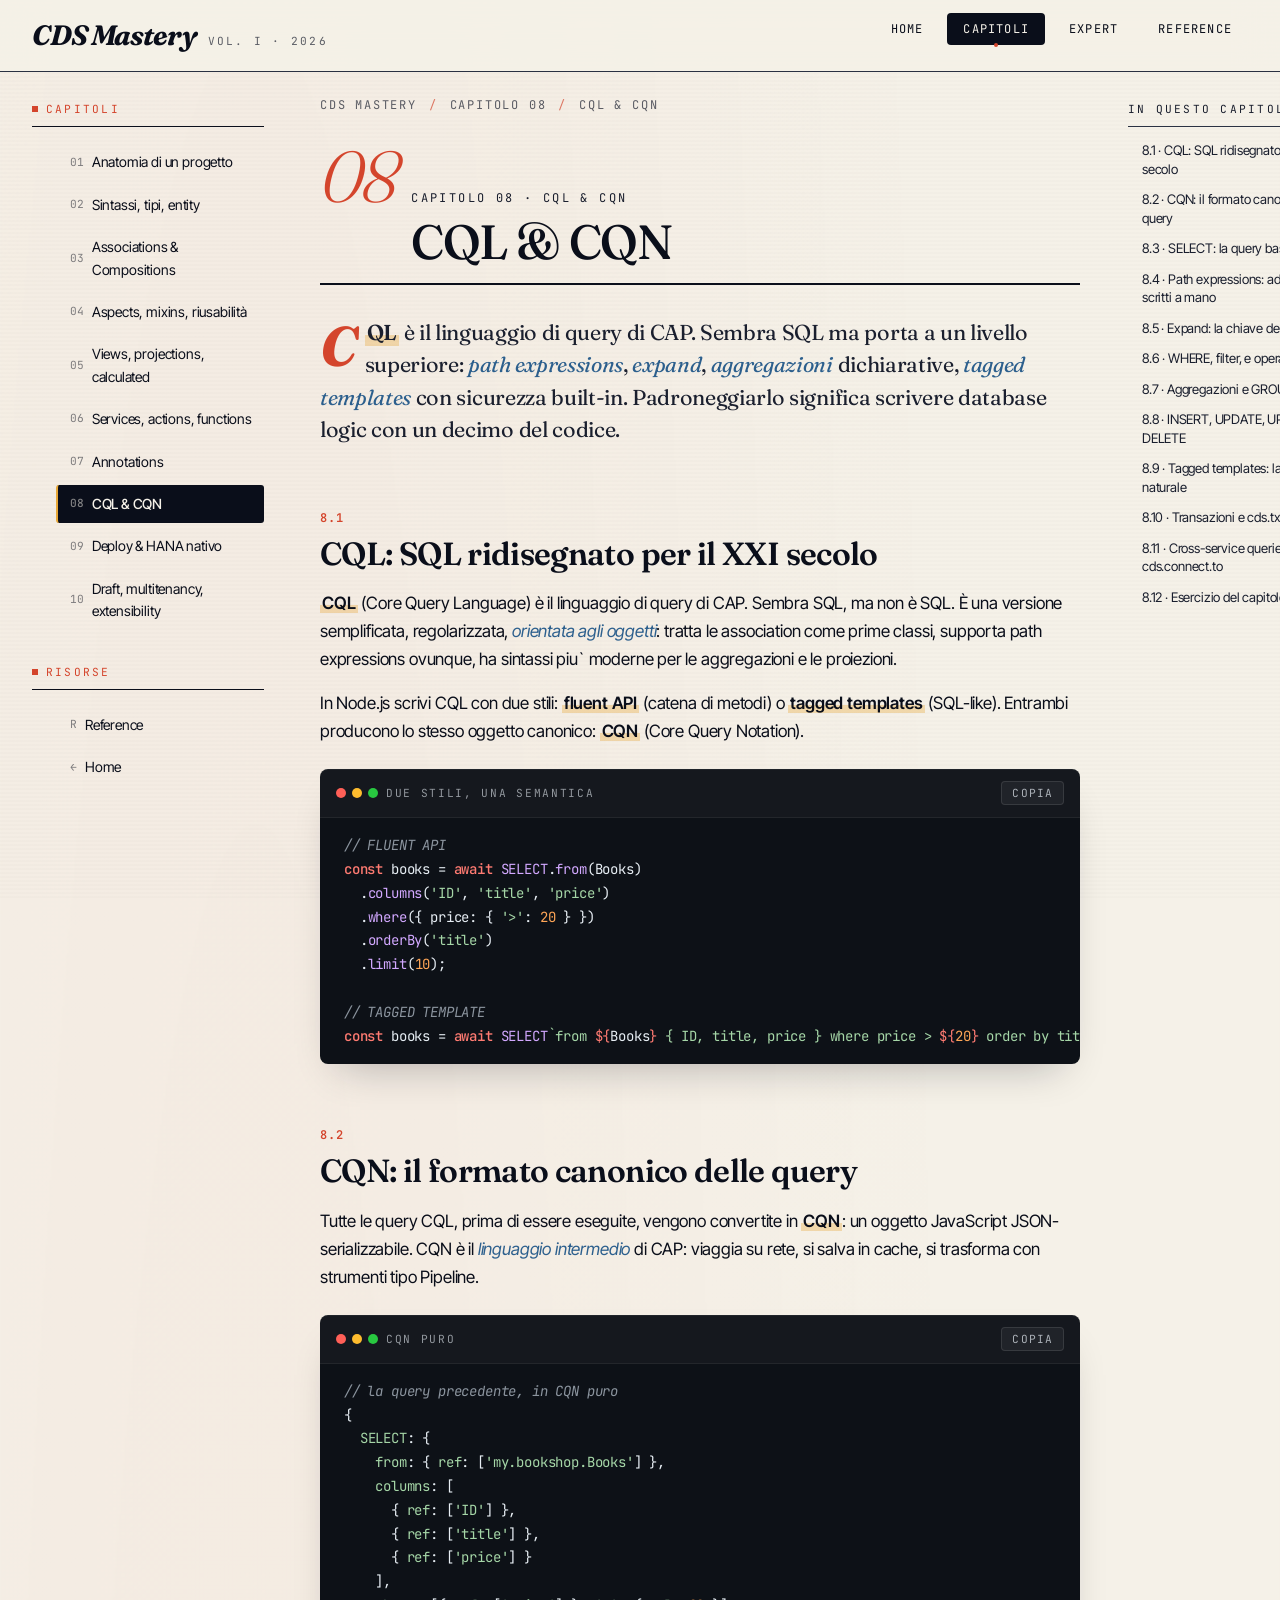
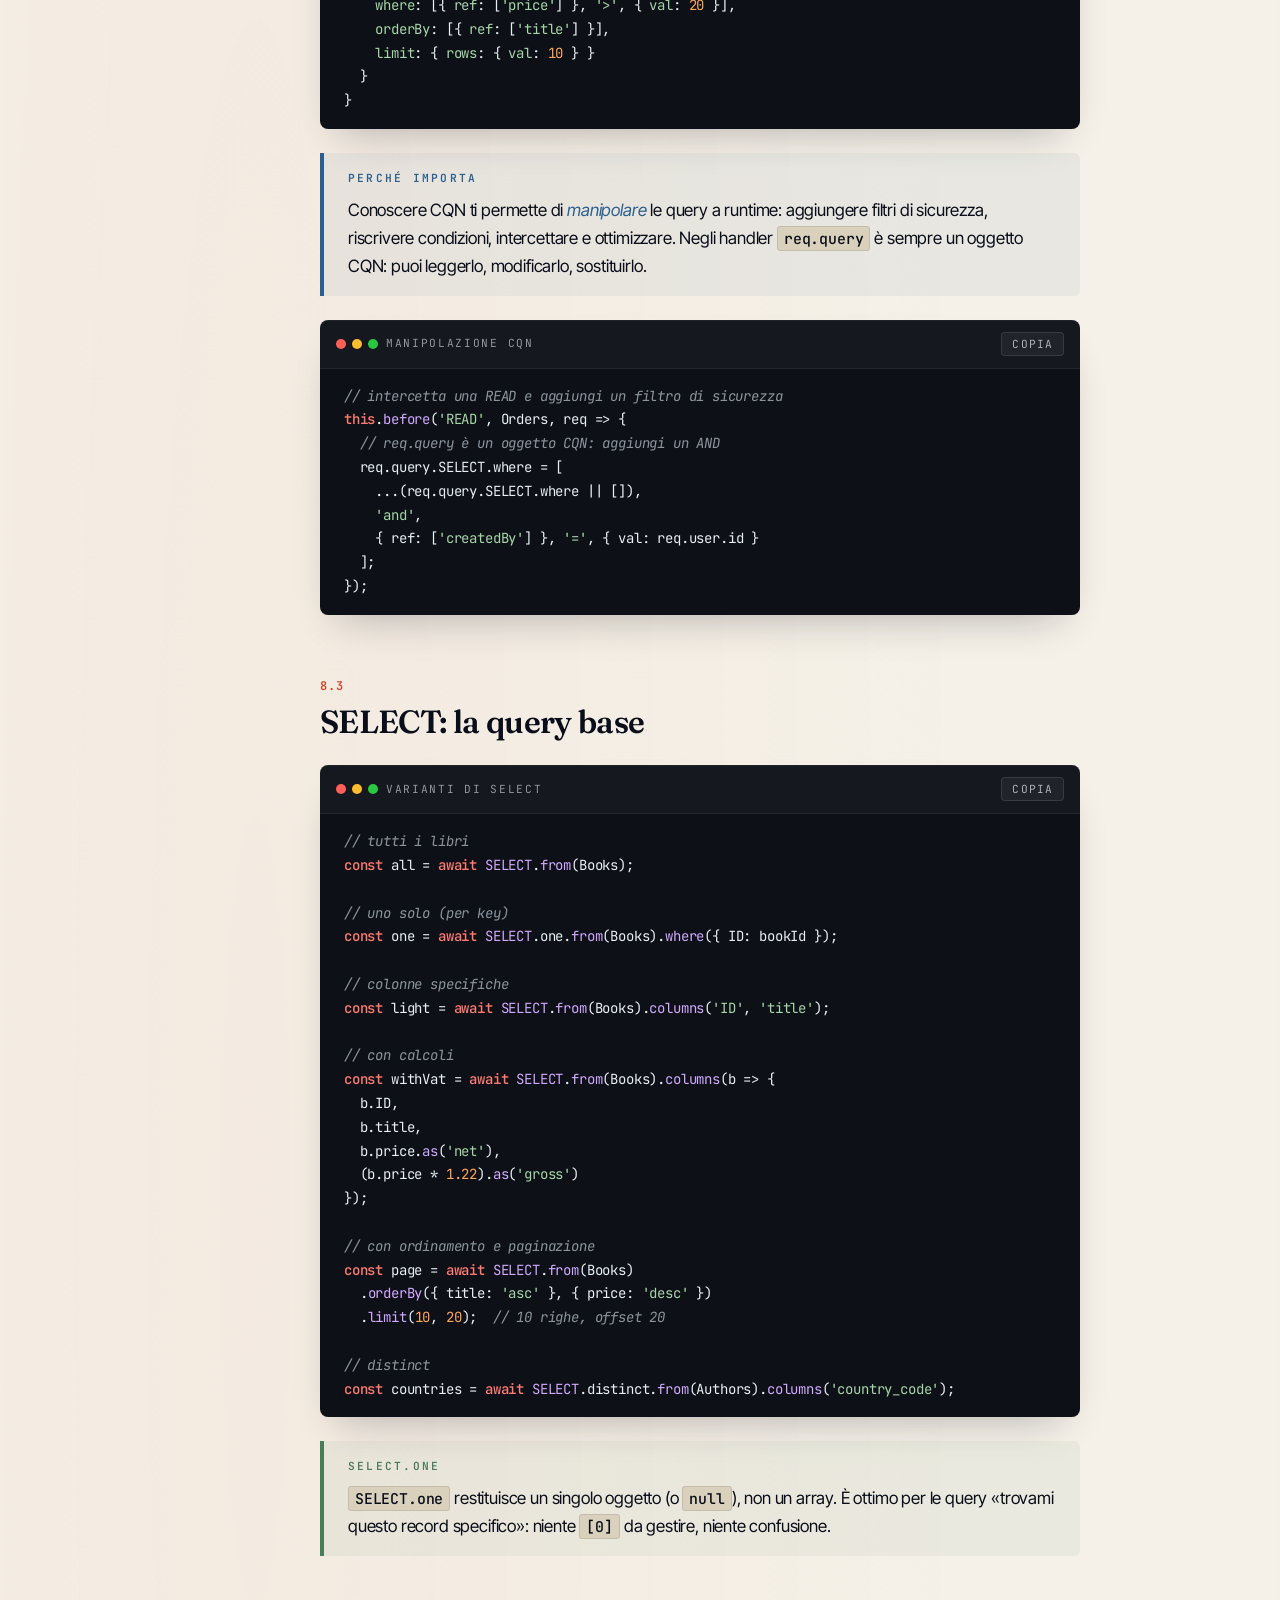
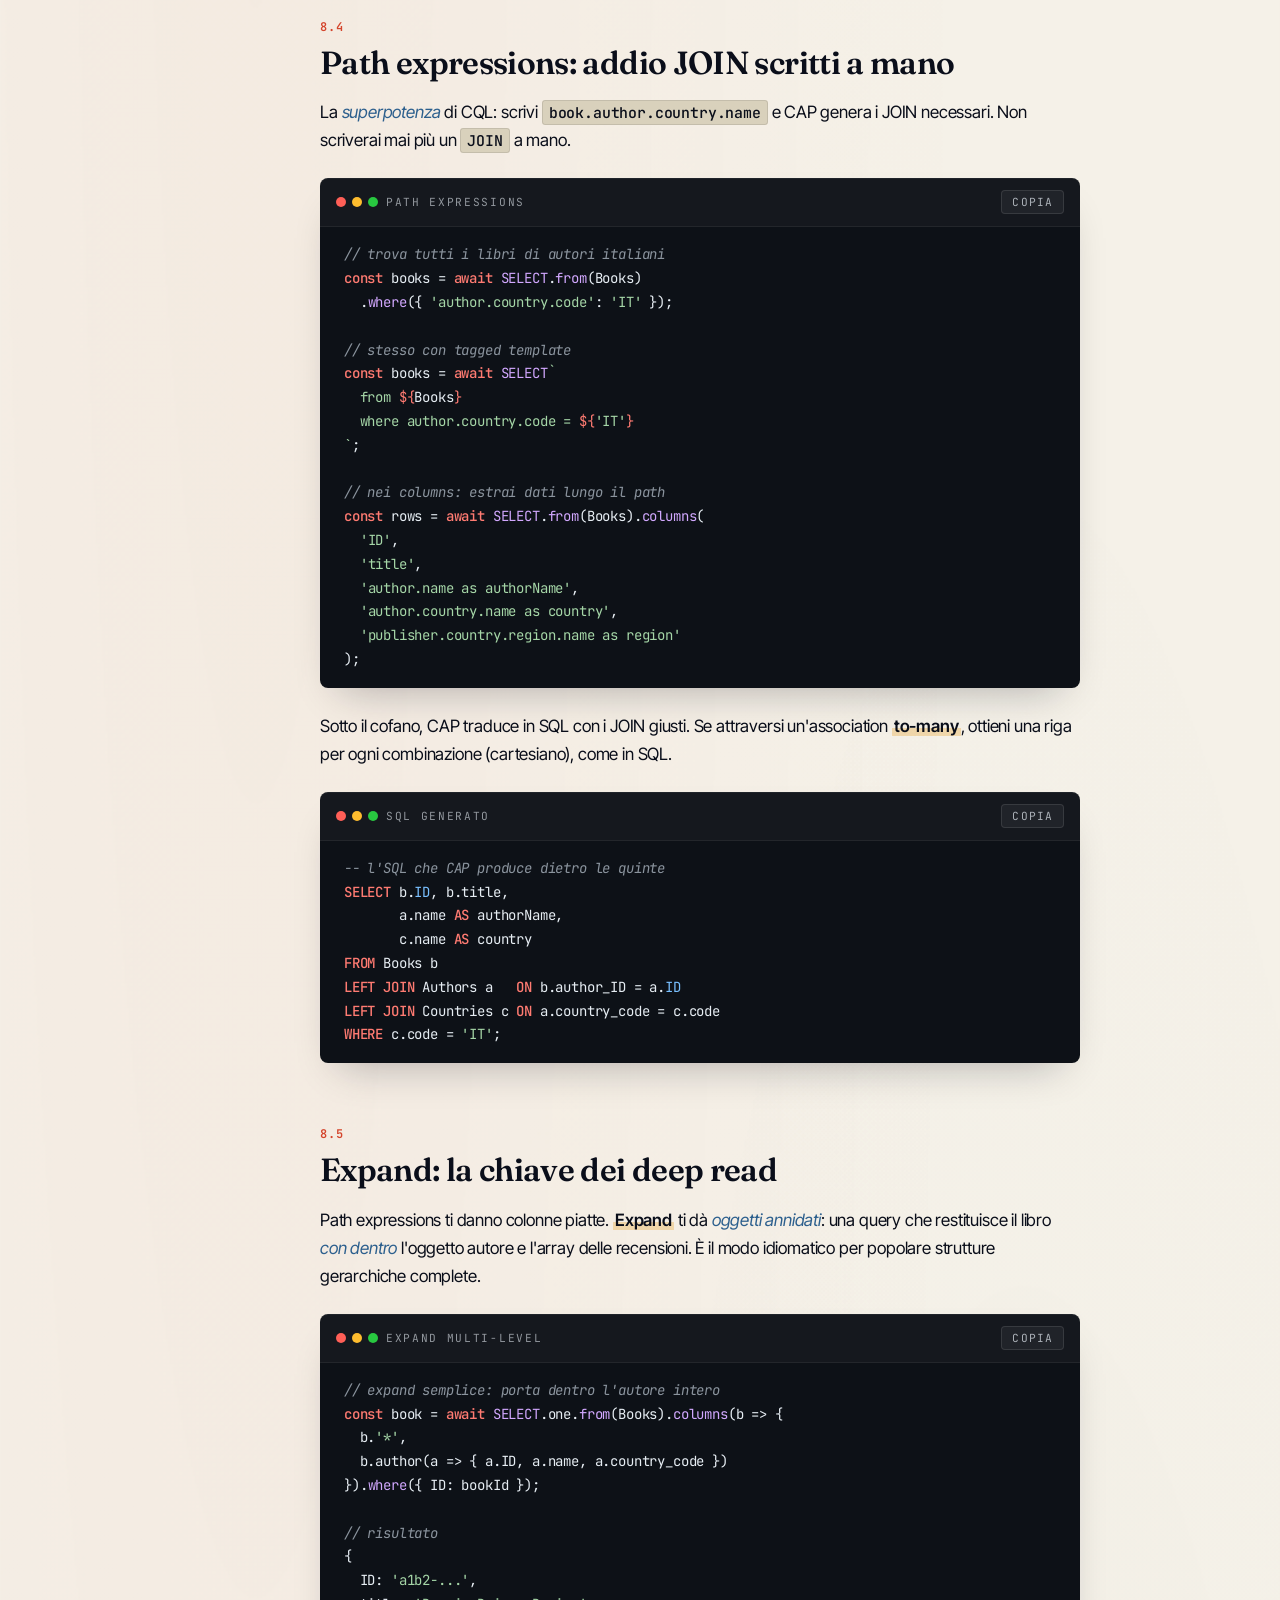
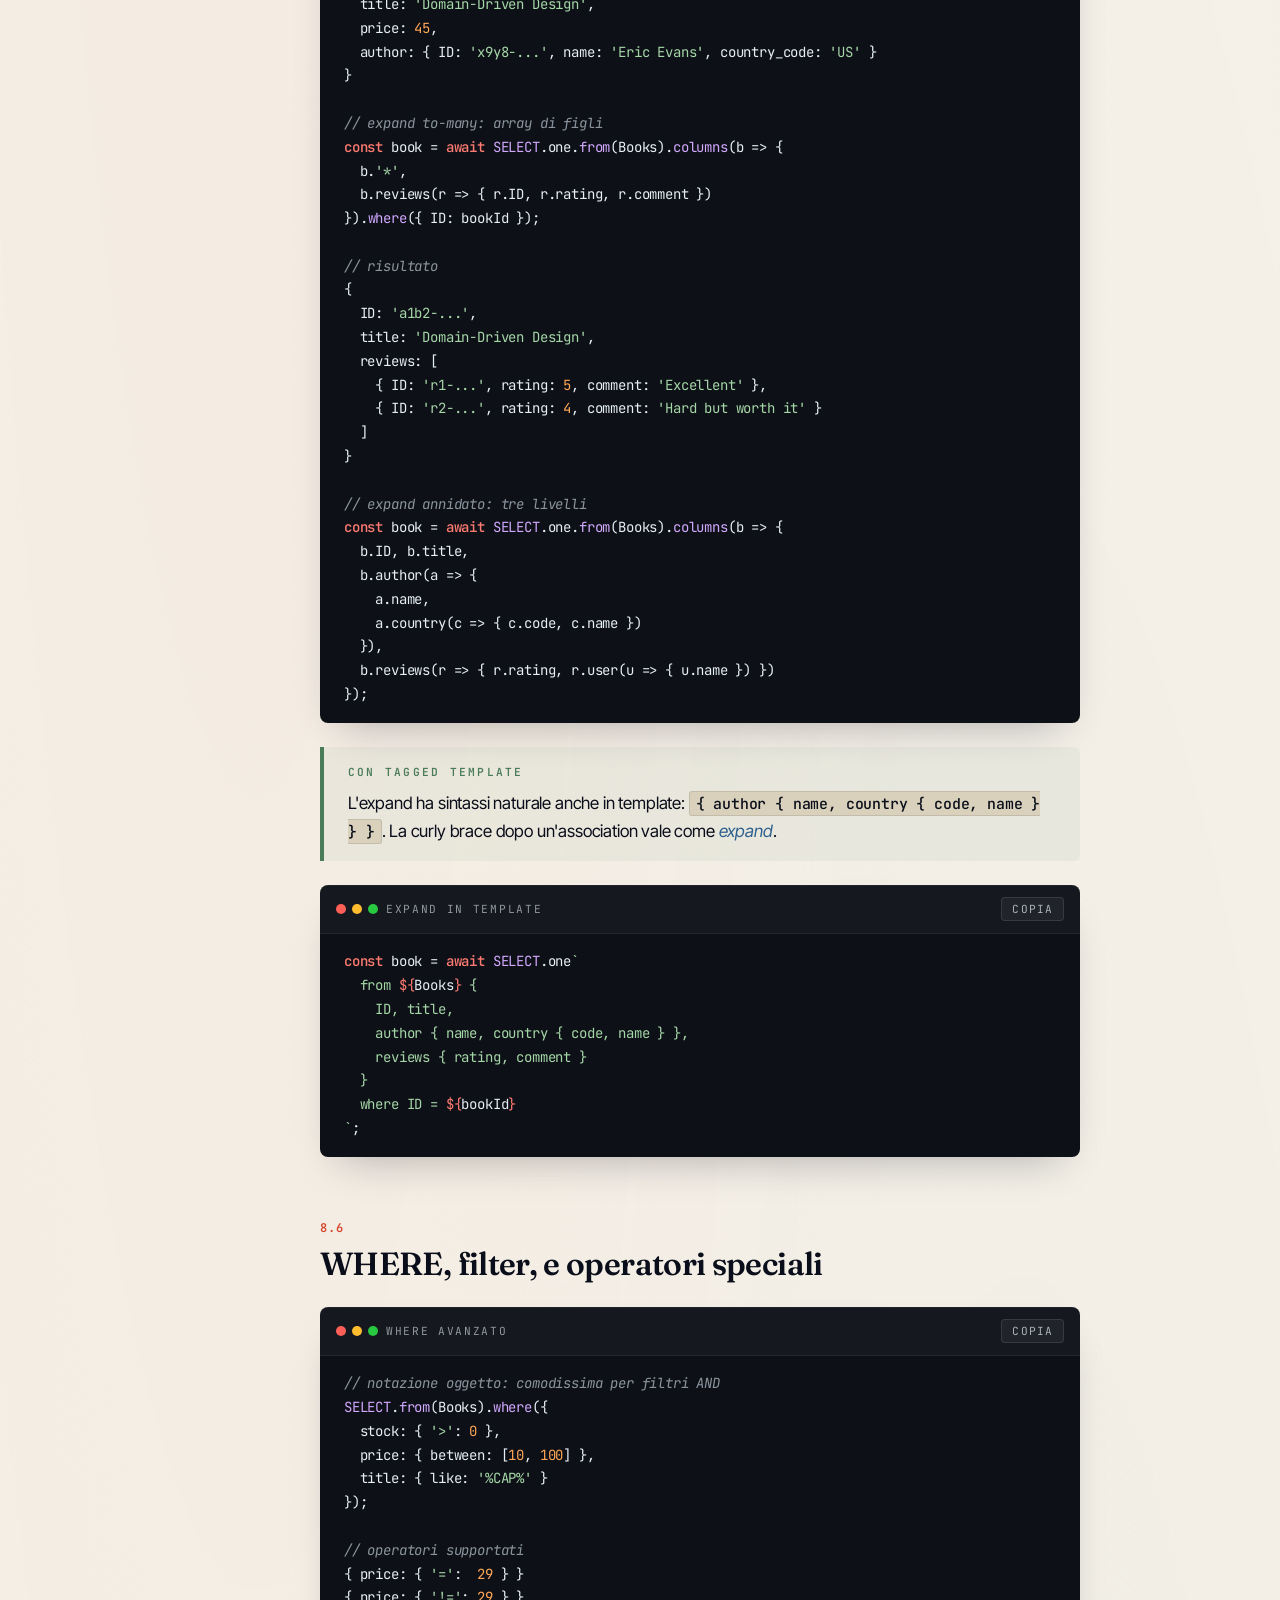
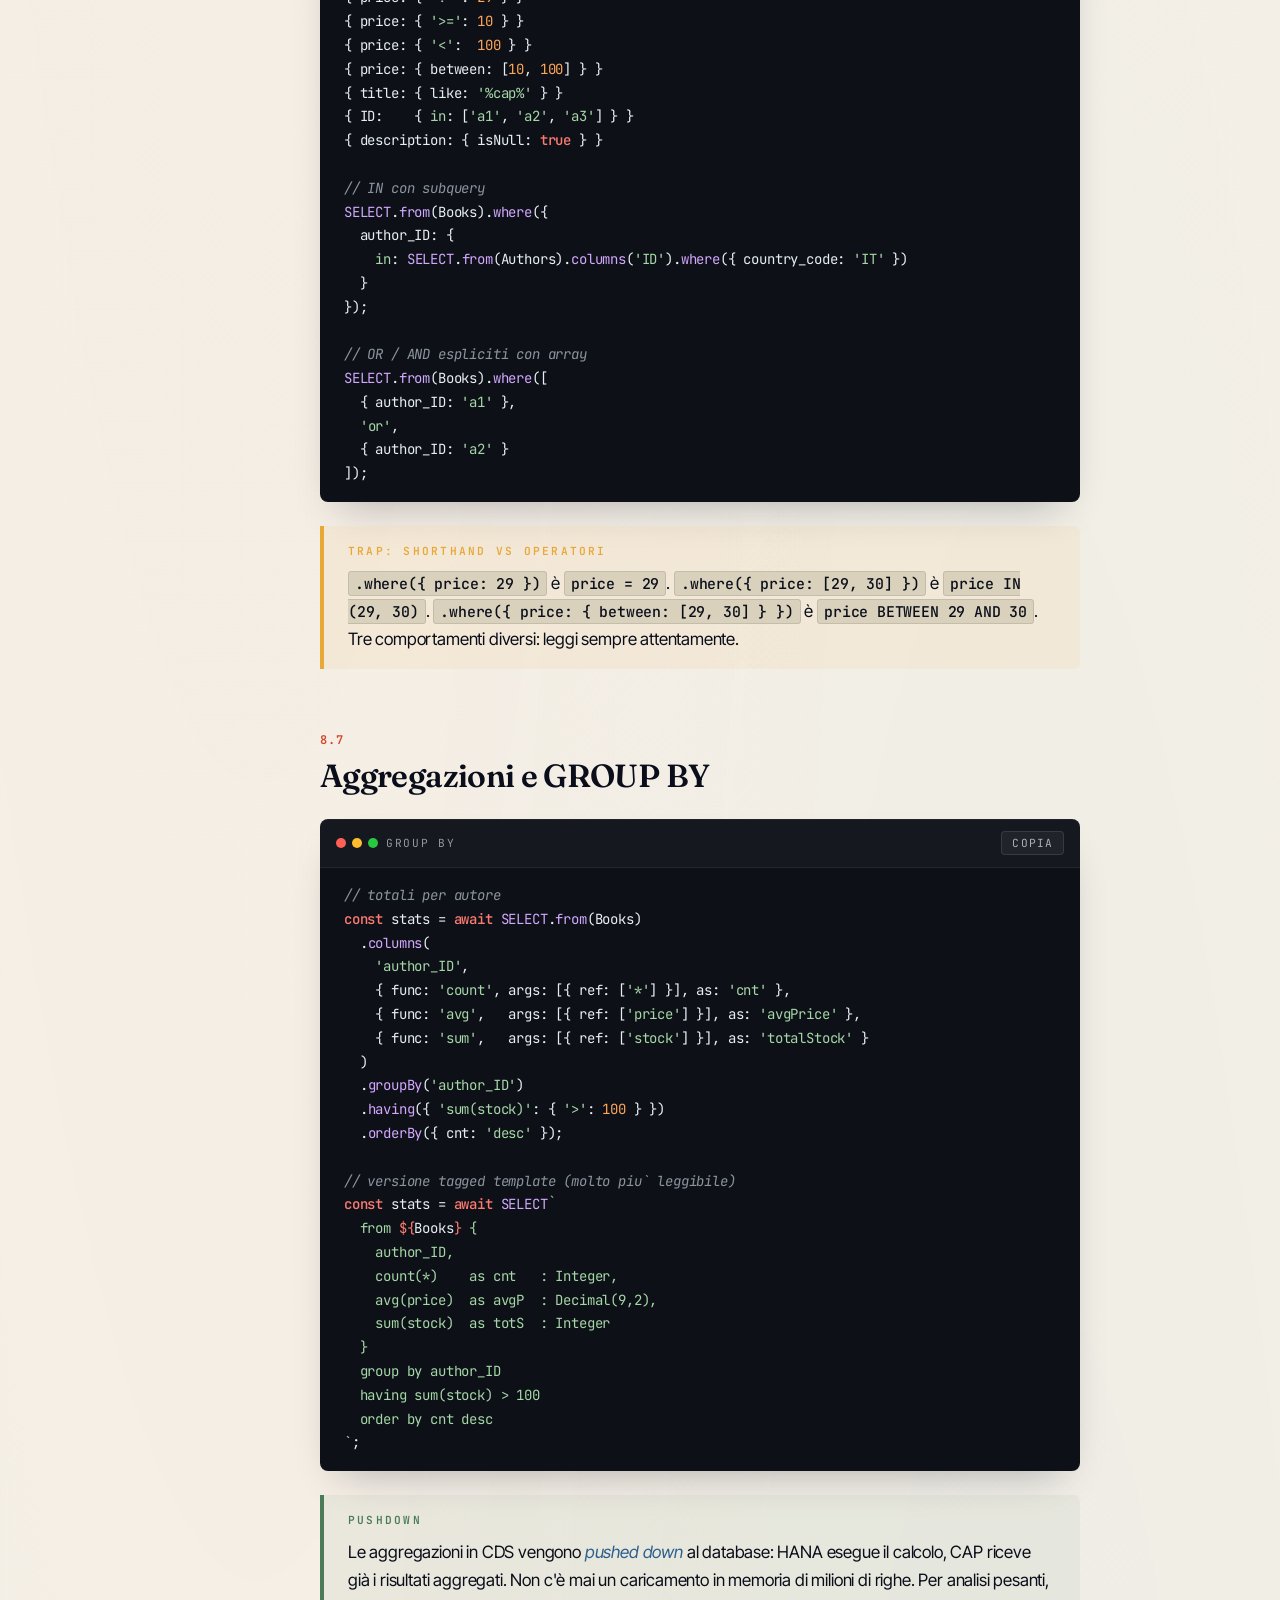
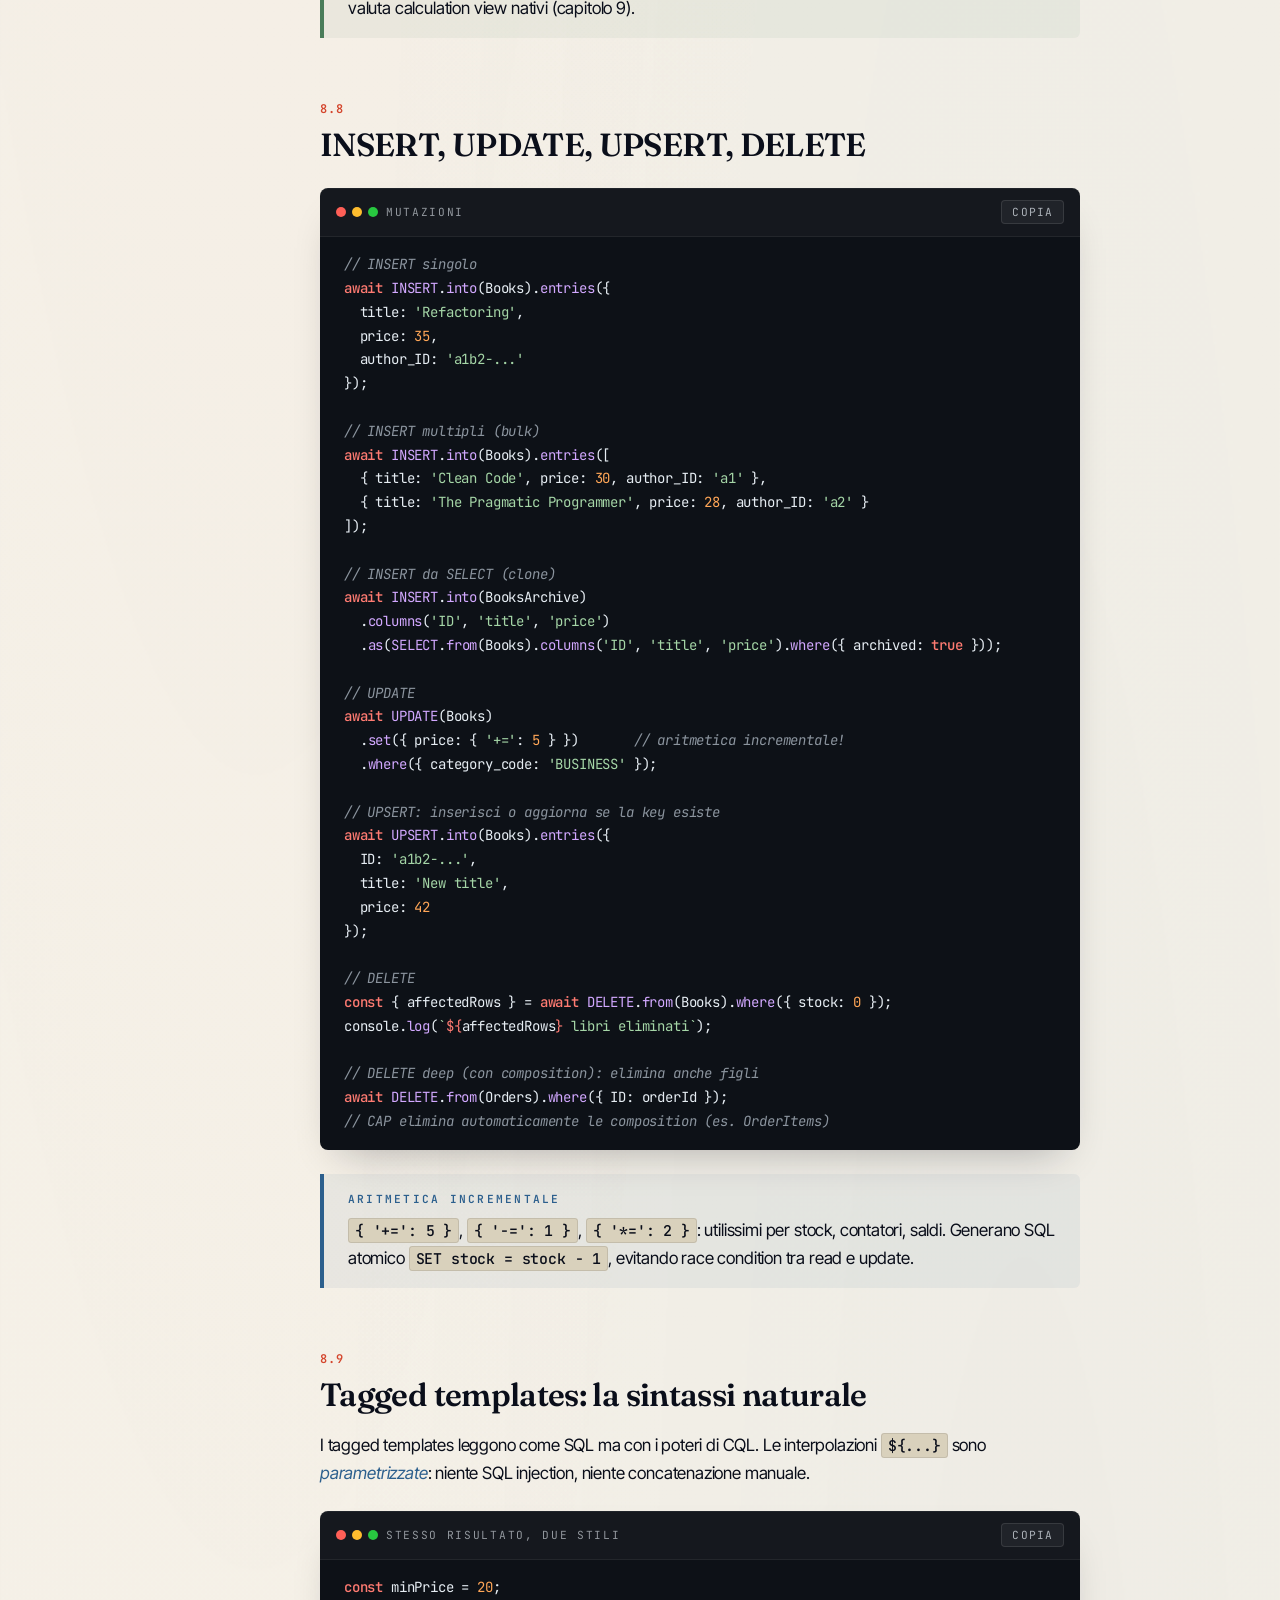
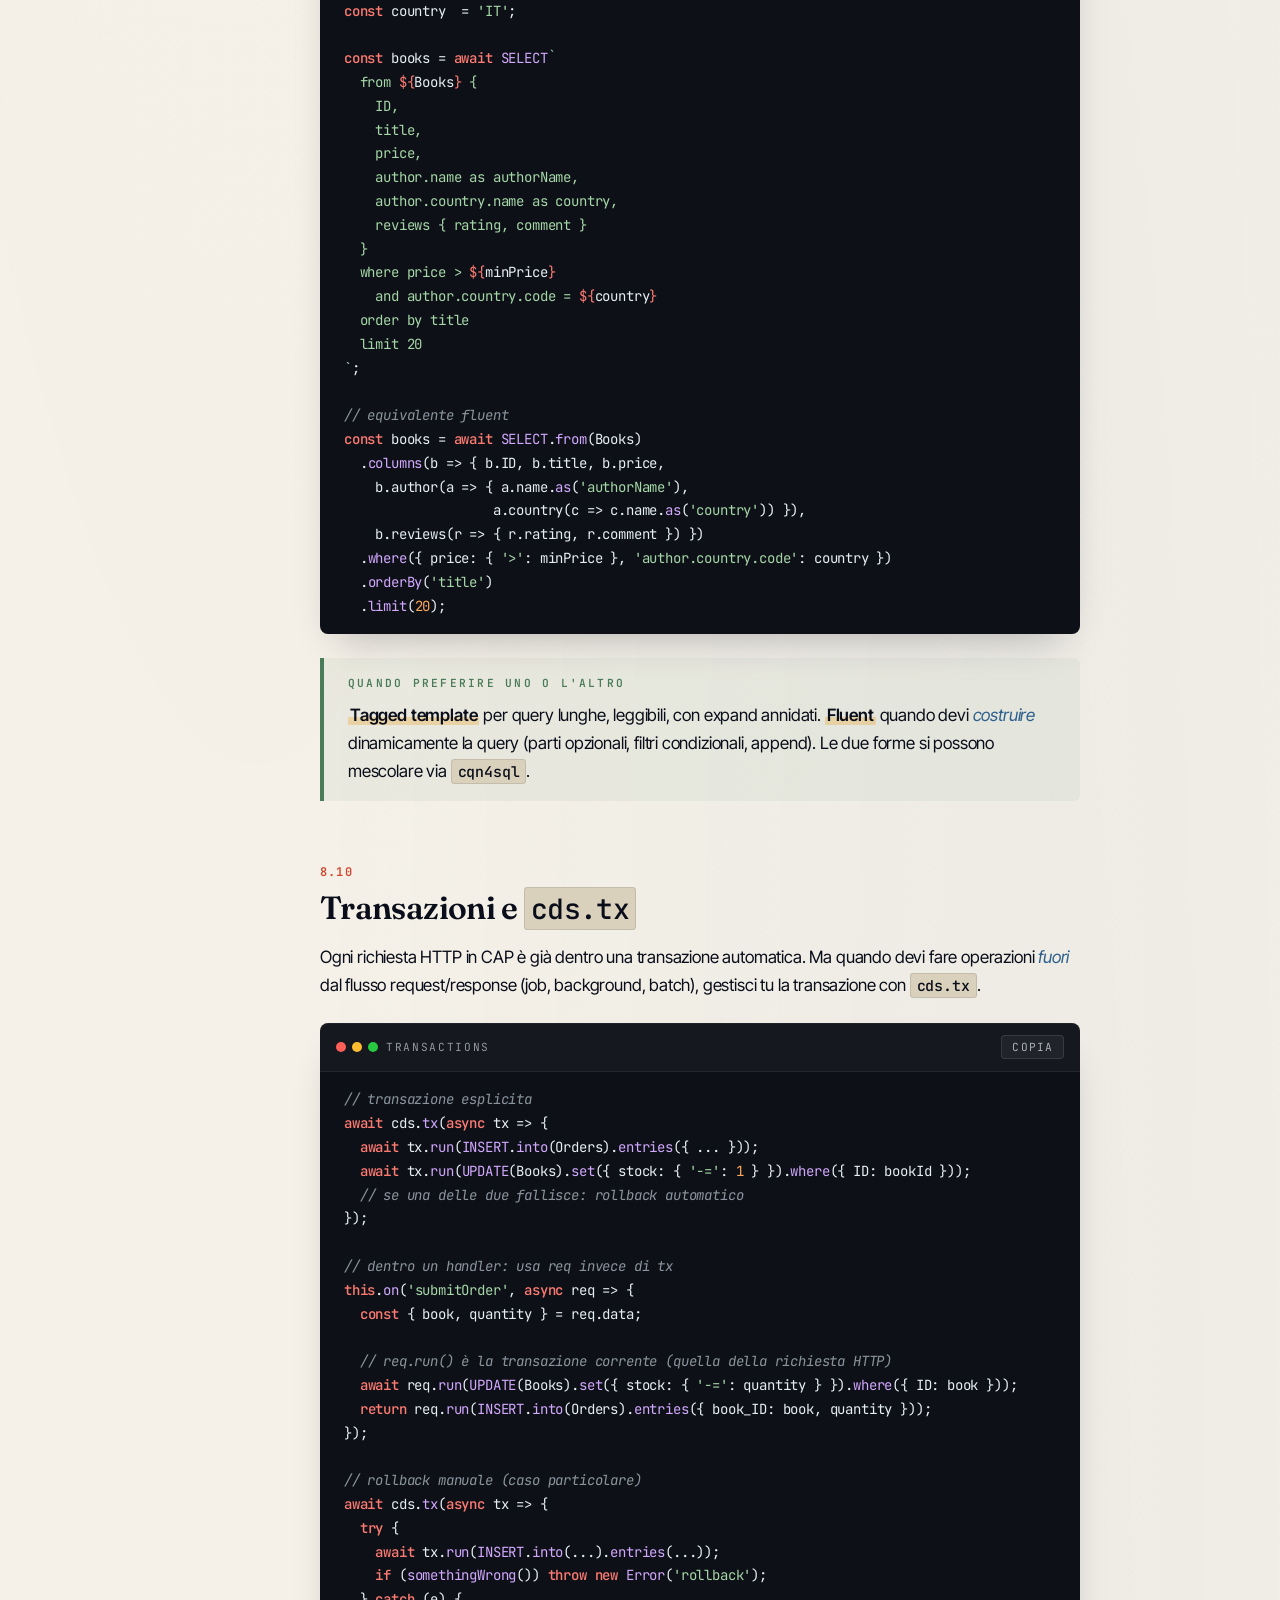
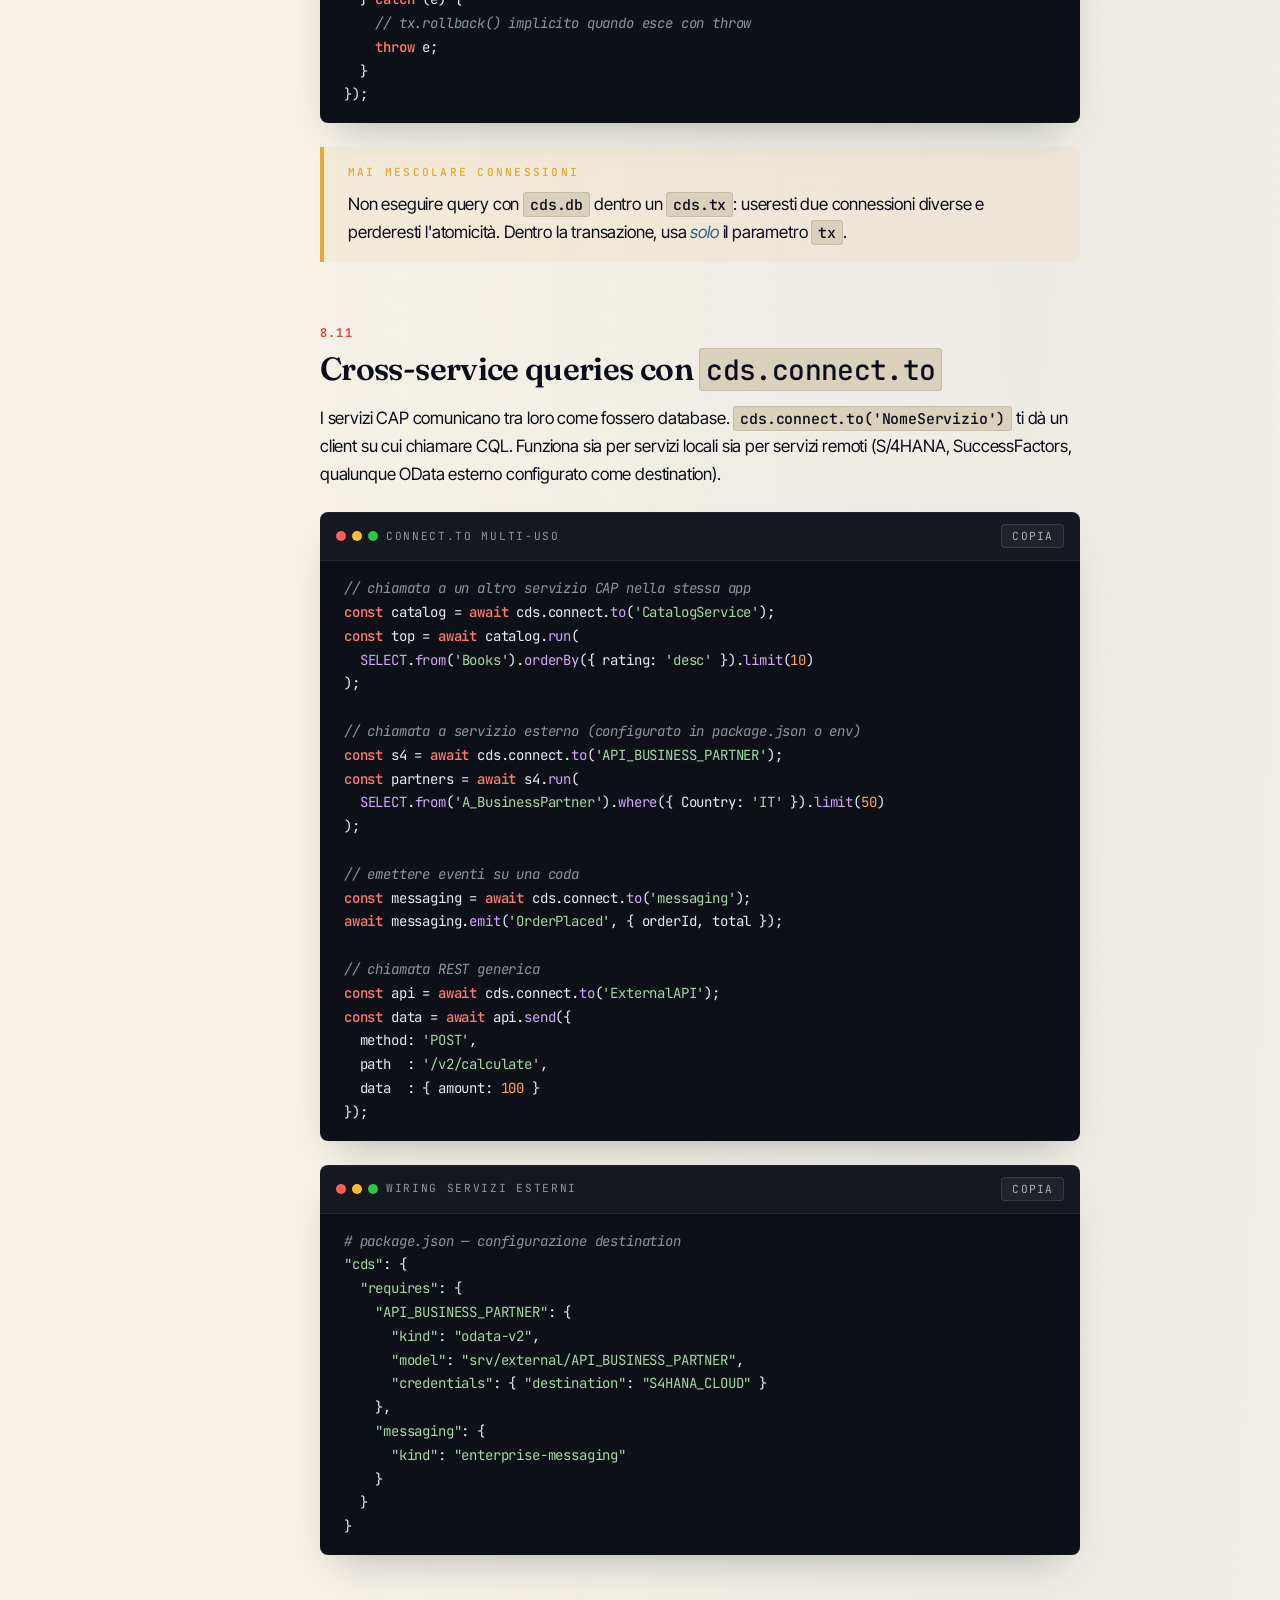
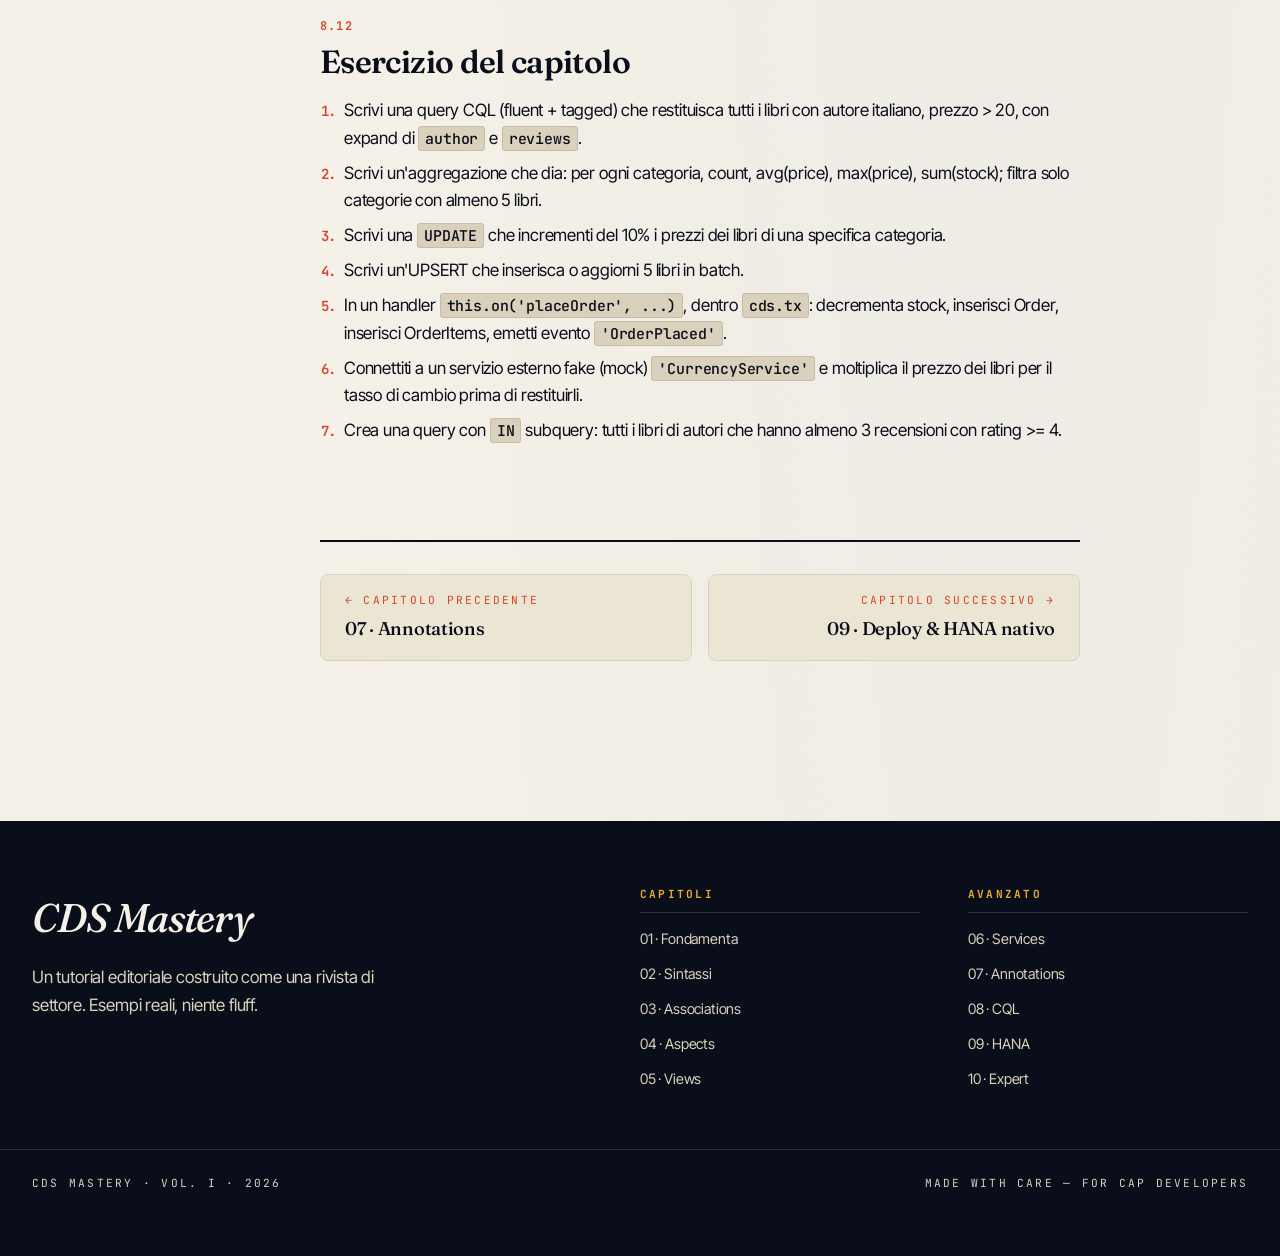
<file: ch08-cql.html>
<!DOCTYPE html>
<html lang="it">
<head>
<meta charset="UTF-8">
<meta name="viewport" content="width=device-width, initial-scale=1.0">
<title>Cap. 08 · CQL & CQN — CDS Mastery</title>
<link rel="stylesheet" href="css/style.css">
</head>
<body>

<nav class="topbar">
  <div class="topbar-inner">
    <a href="index.html" class="brand">
      <span class="brand-mark">CDS Mastery</span>
      <span class="brand-sub">Vol. I · 2026</span>
    </a>
    <ul class="nav-pages">
      <li><a href="index.html">Home</a></li>
      <li><a href="ch01-foundations.html" class="active">Capitoli</a></li>
      <li><a href="ch10-expert.html">Expert</a></li>
      <li><a href="reference.html">Reference</a></li>
    </ul>
  </div>
</nav>

<main class="layout">

  <aside class="sidebar">
  <div class="sidebar-section">
    <div class="sidebar-label">Capitoli</div>
    <ul>
      <li><a href="ch01-foundations.html"><span class="sidebar-num">01</span> Anatomia di un progetto</a></li>
      <li><a href="ch02-syntax.html"><span class="sidebar-num">02</span> Sintassi, tipi, entity</a></li>
      <li><a href="ch03-associations.html"><span class="sidebar-num">03</span> Associations & Compositions</a></li>
      <li><a href="ch04-aspects.html"><span class="sidebar-num">04</span> Aspects, mixins, riusabilità</a></li>
      <li><a href="ch05-views.html"><span class="sidebar-num">05</span> Views, projections, calculated</a></li>
      <li><a href="ch06-services.html"><span class="sidebar-num">06</span> Services, actions, functions</a></li>
      <li><a href="ch07-annotations.html"><span class="sidebar-num">07</span> Annotations</a></li>
      <li><a href="ch08-cql.html" class="active"><span class="sidebar-num">08</span> CQL & CQN</a></li>
      <li><a href="ch09-hana.html"><span class="sidebar-num">09</span> Deploy & HANA nativo</a></li>
      <li><a href="ch10-expert.html"><span class="sidebar-num">10</span> Draft, multitenancy, extensibility</a></li>
    </ul>
  </div>
  <div class="sidebar-section">
    <div class="sidebar-label">Risorse</div>
    <ul>
      <li><a href="reference.html"><span class="sidebar-num">R</span> Reference</a></li>
      <li><a href="index.html"><span class="sidebar-num">←</span> Home</a></li>
    </ul>
  </div>
</aside>

  <article class="content">
    <div class="crumbs">
      <span>CDS Mastery</span>
      <span>Capitolo 08</span>
      <span>CQL & CQN</span>
    </div>
    
    <header class="chapter-meta">
      <div class="chapter-num">08</div>
      <div class="chapter-info">
        <div class="chapter-kicker">Capitolo 08 · CQL & CQN</div>
        <h1 class="chapter-title">CQL & CQN</h1>
      </div>
    </header>
    
    <p class="chapter-lead"><strong>CQL</strong> &egrave; il linguaggio di query di CAP. Sembra SQL ma porta a un livello superiore: <em>path expressions</em>, <em>expand</em>, <em>aggregazioni</em> dichiarative, <em>tagged templates</em> con sicurezza built-in. Padroneggiarlo significa scrivere database logic con un decimo del codice.</p>
    

    <section id="c-1">
      <h2 data-num="8.1">CQL: SQL ridisegnato per il XXI secolo</h2>
      <p>
        <strong>CQL</strong> (Core Query Language) &egrave; il linguaggio di query di CAP. Sembra SQL,
        ma non &egrave; SQL. &Egrave; una versione semplificata, regolarizzata, <em>orientata agli oggetti</em>:
        tratta le association come prime classi, supporta path expressions ovunque, ha sintassi piu&grave;
        moderne per le aggregazioni e le proiezioni.
      </p>
      <p>
        In Node.js scrivi CQL con due stili: <strong>fluent API</strong> (catena di metodi) o
        <strong>tagged templates</strong> (SQL-like). Entrambi producono lo stesso oggetto canonico:
        <strong>CQN</strong> (Core Query Notation).
      </p>
<div class="code-block">
  <div class="code-header">
    <div class="code-lang">
      <span class="code-dots"><span class="code-dot"></span><span class="code-dot"></span><span class="code-dot"></span></span>
      <span>due stili, una semantica</span>
    </div>
    <button class="code-copy">Copia</button>
  </div>
  <pre><code><span class="cmt">// FLUENT API</span>
<span class="kw">const</span> books = <span class="kw">await</span> <span class="fn">SELECT</span>.<span class="fn">from</span>(Books)
  .<span class="fn">columns</span>(<span class="str">'ID'</span>, <span class="str">'title'</span>, <span class="str">'price'</span>)
  .<span class="fn">where</span>({ price: { <span class="str">'&gt;'</span>: <span class="num">20</span> } })
  .<span class="fn">orderBy</span>(<span class="str">'title'</span>)
  .<span class="fn">limit</span>(<span class="num">10</span>);

<span class="cmt">// TAGGED TEMPLATE</span>
<span class="kw">const</span> books = <span class="kw">await</span> <span class="fn">SELECT</span><span class="str">`from </span><span class="op">${</span>Books<span class="op">}</span><span class="str"> { ID, title, price } where price &gt; </span><span class="op">${</span><span class="num">20</span><span class="op">}</span><span class="str"> order by title limit </span><span class="op">${</span><span class="num">10</span><span class="op">}</span><span class="str">`</span>;</code></pre>
</div>
    </section>

    <section id="c-2">
      <h2 data-num="8.2">CQN: il formato canonico delle query</h2>
      <p>
        Tutte le query CQL, prima di essere eseguite, vengono convertite in <strong>CQN</strong>: un oggetto
        JavaScript JSON-serializzabile. CQN &egrave; il <em>linguaggio intermedio</em> di CAP: viaggia su rete,
        si salva in cache, si trasforma con strumenti tipo Pipeline.
      </p>
<div class="code-block">
  <div class="code-header">
    <div class="code-lang">
      <span class="code-dots"><span class="code-dot"></span><span class="code-dot"></span><span class="code-dot"></span></span>
      <span>CQN puro</span>
    </div>
    <button class="code-copy">Copia</button>
  </div>
  <pre><code><span class="cmt">// la query precedente, in CQN puro</span>
{
  <span class="str">SELECT</span>: {
    <span class="str">from</span>: { <span class="str">ref</span>: [<span class="str">'my.bookshop.Books'</span>] },
    <span class="str">columns</span>: [
      { <span class="str">ref</span>: [<span class="str">'ID'</span>] },
      { <span class="str">ref</span>: [<span class="str">'title'</span>] },
      { <span class="str">ref</span>: [<span class="str">'price'</span>] }
    ],
    <span class="str">where</span>: [{ <span class="str">ref</span>: [<span class="str">'price'</span>] }, <span class="str">'&gt;'</span>, { <span class="str">val</span>: <span class="num">20</span> }],
    <span class="str">orderBy</span>: [{ <span class="str">ref</span>: [<span class="str">'title'</span>] }],
    <span class="str">limit</span>: { <span class="str">rows</span>: { <span class="str">val</span>: <span class="num">10</span> } }
  }
}</code></pre>
</div>
<div class="callout">
  <div class="callout-label">Perch&eacute; importa</div>
  <p>Conoscere CQN ti permette di <em>manipolare</em> le query a runtime: aggiungere filtri di sicurezza, riscrivere condizioni, intercettare e ottimizzare. Negli handler <code>req.query</code> &egrave; sempre un oggetto CQN: puoi leggerlo, modificarlo, sostituirlo.</p>
</div>
<div class="code-block">
  <div class="code-header">
    <div class="code-lang">
      <span class="code-dots"><span class="code-dot"></span><span class="code-dot"></span><span class="code-dot"></span></span>
      <span>manipolazione CQN</span>
    </div>
    <button class="code-copy">Copia</button>
  </div>
  <pre><code><span class="cmt">// intercetta una READ e aggiungi un filtro di sicurezza</span>
<span class="kw">this</span>.<span class="fn">before</span>(<span class="str">'READ'</span>, Orders, req =&gt; {
  <span class="cmt">// req.query &egrave; un oggetto CQN: aggiungi un AND</span>
  req.query.SELECT.where = [
    ...(req.query.SELECT.where || []),
    <span class="str">'and'</span>,
    { ref: [<span class="str">'createdBy'</span>] }, <span class="str">'='</span>, { val: req.user.id }
  ];
});</code></pre>
</div>
    </section>

    <section id="c-3">
      <h2 data-num="8.3">SELECT: la query base</h2>
<div class="code-block">
  <div class="code-header">
    <div class="code-lang">
      <span class="code-dots"><span class="code-dot"></span><span class="code-dot"></span><span class="code-dot"></span></span>
      <span>varianti di SELECT</span>
    </div>
    <button class="code-copy">Copia</button>
  </div>
  <pre><code><span class="cmt">// tutti i libri</span>
<span class="kw">const</span> all = <span class="kw">await</span> <span class="fn">SELECT</span>.<span class="fn">from</span>(Books);

<span class="cmt">// uno solo (per key)</span>
<span class="kw">const</span> one = <span class="kw">await</span> <span class="fn">SELECT</span>.one.<span class="fn">from</span>(Books).<span class="fn">where</span>({ ID: bookId });

<span class="cmt">// colonne specifiche</span>
<span class="kw">const</span> light = <span class="kw">await</span> <span class="fn">SELECT</span>.<span class="fn">from</span>(Books).<span class="fn">columns</span>(<span class="str">'ID'</span>, <span class="str">'title'</span>);

<span class="cmt">// con calcoli</span>
<span class="kw">const</span> withVat = <span class="kw">await</span> <span class="fn">SELECT</span>.<span class="fn">from</span>(Books).<span class="fn">columns</span>(b =&gt; {
  b.ID,
  b.title,
  b.price.<span class="fn">as</span>(<span class="str">'net'</span>),
  (b.price * <span class="num">1.22</span>).<span class="fn">as</span>(<span class="str">'gross'</span>)
});

<span class="cmt">// con ordinamento e paginazione</span>
<span class="kw">const</span> page = <span class="kw">await</span> <span class="fn">SELECT</span>.<span class="fn">from</span>(Books)
  .<span class="fn">orderBy</span>({ title: <span class="str">'asc'</span> }, { price: <span class="str">'desc'</span> })
  .<span class="fn">limit</span>(<span class="num">10</span>, <span class="num">20</span>);  <span class="cmt">// 10 righe, offset 20</span>

<span class="cmt">// distinct</span>
<span class="kw">const</span> countries = <span class="kw">await</span> <span class="fn">SELECT</span>.distinct.<span class="fn">from</span>(Authors).<span class="fn">columns</span>(<span class="str">'country_code'</span>);</code></pre>
</div>
<div class="callout callout-tip">
  <div class="callout-label">SELECT.one</div>
  <p><code>SELECT.one</code> restituisce un singolo oggetto (o <code>null</code>), non un array. &Egrave; ottimo per le query &laquo;trovami questo record specifico&raquo;: niente <code>[0]</code> da gestire, niente confusione.</p>
</div>
    </section>

    <section id="c-4">
      <h2 data-num="8.4">Path expressions: addio JOIN scritti a mano</h2>
      <p>
        La <em>superpotenza</em> di CQL: scrivi <code>book.author.country.name</code> e CAP genera i JOIN
        necessari. Non scriverai mai pi&ugrave; un <code>JOIN</code> a mano.
      </p>
<div class="code-block">
  <div class="code-header">
    <div class="code-lang">
      <span class="code-dots"><span class="code-dot"></span><span class="code-dot"></span><span class="code-dot"></span></span>
      <span>path expressions</span>
    </div>
    <button class="code-copy">Copia</button>
  </div>
  <pre><code><span class="cmt">// trova tutti i libri di autori italiani</span>
<span class="kw">const</span> books = <span class="kw">await</span> <span class="fn">SELECT</span>.<span class="fn">from</span>(Books)
  .<span class="fn">where</span>({ <span class="str">'author.country.code'</span>: <span class="str">'IT'</span> });

<span class="cmt">// stesso con tagged template</span>
<span class="kw">const</span> books = <span class="kw">await</span> <span class="fn">SELECT</span><span class="str">`
  from </span><span class="op">${</span>Books<span class="op">}</span><span class="str">
  where author.country.code = </span><span class="op">${</span><span class="str">'IT'</span><span class="op">}</span><span class="str">
`</span>;

<span class="cmt">// nei columns: estrai dati lungo il path</span>
<span class="kw">const</span> rows = <span class="kw">await</span> <span class="fn">SELECT</span>.<span class="fn">from</span>(Books).<span class="fn">columns</span>(
  <span class="str">'ID'</span>,
  <span class="str">'title'</span>,
  <span class="str">'author.name as authorName'</span>,
  <span class="str">'author.country.name as country'</span>,
  <span class="str">'publisher.country.region.name as region'</span>
);</code></pre>
</div>
      <p>
        Sotto il cofano, CAP traduce in SQL con i JOIN giusti. Se attraversi un'association
        <strong>to-many</strong>, ottieni una riga per ogni combinazione (cartesiano), come in SQL.
      </p>
<div class="code-block">
  <div class="code-header">
    <div class="code-lang">
      <span class="code-dots"><span class="code-dot"></span><span class="code-dot"></span><span class="code-dot"></span></span>
      <span>SQL generato</span>
    </div>
    <button class="code-copy">Copia</button>
  </div>
  <pre><code><span class="cmt">-- l'SQL che CAP produce dietro le quinte</span>
<span class="kw">SELECT</span> b.<span class="type">ID</span>, b.title,
       a.name <span class="kw">AS</span> authorName,
       c.name <span class="kw">AS</span> country
<span class="kw">FROM</span> Books b
<span class="kw">LEFT JOIN</span> Authors a   <span class="kw">ON</span> b.author_ID = a.<span class="type">ID</span>
<span class="kw">LEFT JOIN</span> Countries c <span class="kw">ON</span> a.country_code = c.code
<span class="kw">WHERE</span> c.code = <span class="str">'IT'</span>;</code></pre>
</div>
    </section>

    <section id="c-5">
      <h2 data-num="8.5">Expand: la chiave dei deep read</h2>
      <p>
        Path expressions ti danno colonne piatte. <strong>Expand</strong> ti d&agrave; <em>oggetti annidati</em>:
        una query che restituisce il libro <em>con dentro</em> l'oggetto autore e l'array delle recensioni.
        &Egrave; il modo idiomatico per popolare strutture gerarchiche complete.
      </p>
<div class="code-block">
  <div class="code-header">
    <div class="code-lang">
      <span class="code-dots"><span class="code-dot"></span><span class="code-dot"></span><span class="code-dot"></span></span>
      <span>expand multi-level</span>
    </div>
    <button class="code-copy">Copia</button>
  </div>
  <pre><code><span class="cmt">// expand semplice: porta dentro l'autore intero</span>
<span class="kw">const</span> book = <span class="kw">await</span> <span class="fn">SELECT</span>.one.<span class="fn">from</span>(Books).<span class="fn">columns</span>(b =&gt; {
  b.<span class="str">'*'</span>,
  b.author(a =&gt; { a.ID, a.name, a.country_code })
}).<span class="fn">where</span>({ ID: bookId });

<span class="cmt">// risultato</span>
{
  ID: <span class="str">'a1b2-...'</span>,
  title: <span class="str">'Domain-Driven Design'</span>,
  price: <span class="num">45</span>,
  author: { ID: <span class="str">'x9y8-...'</span>, name: <span class="str">'Eric Evans'</span>, country_code: <span class="str">'US'</span> }
}

<span class="cmt">// expand to-many: array di figli</span>
<span class="kw">const</span> book = <span class="kw">await</span> <span class="fn">SELECT</span>.one.<span class="fn">from</span>(Books).<span class="fn">columns</span>(b =&gt; {
  b.<span class="str">'*'</span>,
  b.reviews(r =&gt; { r.ID, r.rating, r.comment })
}).<span class="fn">where</span>({ ID: bookId });

<span class="cmt">// risultato</span>
{
  ID: <span class="str">'a1b2-...'</span>,
  title: <span class="str">'Domain-Driven Design'</span>,
  reviews: [
    { ID: <span class="str">'r1-...'</span>, rating: <span class="num">5</span>, comment: <span class="str">'Excellent'</span> },
    { ID: <span class="str">'r2-...'</span>, rating: <span class="num">4</span>, comment: <span class="str">'Hard but worth it'</span> }
  ]
}

<span class="cmt">// expand annidato: tre livelli</span>
<span class="kw">const</span> book = <span class="kw">await</span> <span class="fn">SELECT</span>.one.<span class="fn">from</span>(Books).<span class="fn">columns</span>(b =&gt; {
  b.ID, b.title,
  b.author(a =&gt; {
    a.name,
    a.country(c =&gt; { c.code, c.name })
  }),
  b.reviews(r =&gt; { r.rating, r.user(u =&gt; { u.name }) })
});</code></pre>
</div>
<div class="callout callout-tip">
  <div class="callout-label">Con tagged template</div>
  <p>L'expand ha sintassi naturale anche in template: <code>{ author { name, country { code, name } } }</code>. La curly brace dopo un'association vale come <em>expand</em>.</p>
</div>
<div class="code-block">
  <div class="code-header">
    <div class="code-lang">
      <span class="code-dots"><span class="code-dot"></span><span class="code-dot"></span><span class="code-dot"></span></span>
      <span>expand in template</span>
    </div>
    <button class="code-copy">Copia</button>
  </div>
  <pre><code><span class="kw">const</span> book = <span class="kw">await</span> <span class="fn">SELECT</span>.one<span class="str">`
  from </span><span class="op">${</span>Books<span class="op">}</span><span class="str"> {
    ID, title,
    author { name, country { code, name } },
    reviews { rating, comment }
  }
  where ID = </span><span class="op">${</span>bookId<span class="op">}</span><span class="str">
`</span>;</code></pre>
</div>
    </section>

    <section id="c-6">
      <h2 data-num="8.6">WHERE, filter, e operatori speciali</h2>
<div class="code-block">
  <div class="code-header">
    <div class="code-lang">
      <span class="code-dots"><span class="code-dot"></span><span class="code-dot"></span><span class="code-dot"></span></span>
      <span>where avanzato</span>
    </div>
    <button class="code-copy">Copia</button>
  </div>
  <pre><code><span class="cmt">// notazione oggetto: comodissima per filtri AND</span>
<span class="fn">SELECT</span>.<span class="fn">from</span>(Books).<span class="fn">where</span>({
  stock: { <span class="str">'&gt;'</span>: <span class="num">0</span> },
  price: { between: [<span class="num">10</span>, <span class="num">100</span>] },
  title: { like: <span class="str">'%CAP%'</span> }
});

<span class="cmt">// operatori supportati</span>
{ price: { <span class="str">'='</span>:  <span class="num">29</span> } }
{ price: { <span class="str">'!='</span>: <span class="num">29</span> } }
{ price: { <span class="str">'&gt;='</span>: <span class="num">10</span> } }
{ price: { <span class="str">'&lt;'</span>:  <span class="num">100</span> } }
{ price: { between: [<span class="num">10</span>, <span class="num">100</span>] } }
{ title: { like: <span class="str">'%cap%'</span> } }
{ ID:    { <span class="str">in</span>: [<span class="str">'a1'</span>, <span class="str">'a2'</span>, <span class="str">'a3'</span>] } }
{ description: { isNull: <span class="kw">true</span> } }

<span class="cmt">// IN con subquery</span>
<span class="fn">SELECT</span>.<span class="fn">from</span>(Books).<span class="fn">where</span>({
  author_ID: {
    <span class="str">in</span>: <span class="fn">SELECT</span>.<span class="fn">from</span>(Authors).<span class="fn">columns</span>(<span class="str">'ID'</span>).<span class="fn">where</span>({ country_code: <span class="str">'IT'</span> })
  }
});

<span class="cmt">// OR / AND espliciti con array</span>
<span class="fn">SELECT</span>.<span class="fn">from</span>(Books).<span class="fn">where</span>([
  { author_ID: <span class="str">'a1'</span> },
  <span class="str">'or'</span>,
  { author_ID: <span class="str">'a2'</span> }
]);</code></pre>
</div>
<div class="callout callout-warn">
  <div class="callout-label">Trap: shorthand vs operatori</div>
  <p><code>.where({ price: 29 })</code> &egrave; <code>price = 29</code>. <code>.where({ price: [29, 30] })</code> &egrave; <code>price IN (29, 30)</code>. <code>.where({ price: { between: [29, 30] } })</code> &egrave; <code>price BETWEEN 29 AND 30</code>. Tre comportamenti diversi: leggi sempre attentamente.</p>
</div>
    </section>

    <section id="c-7">
      <h2 data-num="8.7">Aggregazioni e GROUP BY</h2>
<div class="code-block">
  <div class="code-header">
    <div class="code-lang">
      <span class="code-dots"><span class="code-dot"></span><span class="code-dot"></span><span class="code-dot"></span></span>
      <span>GROUP BY</span>
    </div>
    <button class="code-copy">Copia</button>
  </div>
  <pre><code><span class="cmt">// totali per autore</span>
<span class="kw">const</span> stats = <span class="kw">await</span> <span class="fn">SELECT</span>.<span class="fn">from</span>(Books)
  .<span class="fn">columns</span>(
    <span class="str">'author_ID'</span>,
    { func: <span class="str">'count'</span>, args: [{ ref: [<span class="str">'*'</span>] }], as: <span class="str">'cnt'</span> },
    { func: <span class="str">'avg'</span>,   args: [{ ref: [<span class="str">'price'</span>] }], as: <span class="str">'avgPrice'</span> },
    { func: <span class="str">'sum'</span>,   args: [{ ref: [<span class="str">'stock'</span>] }], as: <span class="str">'totalStock'</span> }
  )
  .<span class="fn">groupBy</span>(<span class="str">'author_ID'</span>)
  .<span class="fn">having</span>({ <span class="str">'sum(stock)'</span>: { <span class="str">'&gt;'</span>: <span class="num">100</span> } })
  .<span class="fn">orderBy</span>({ cnt: <span class="str">'desc'</span> });

<span class="cmt">// versione tagged template (molto piu&grave; leggibile)</span>
<span class="kw">const</span> stats = <span class="kw">await</span> <span class="fn">SELECT</span><span class="str">`
  from </span><span class="op">${</span>Books<span class="op">}</span><span class="str"> {
    author_ID,
    count(*)    as cnt   : Integer,
    avg(price)  as avgP  : Decimal(9,2),
    sum(stock)  as totS  : Integer
  }
  group by author_ID
  having sum(stock) &gt; 100
  order by cnt desc
`</span>;</code></pre>
</div>
<div class="callout callout-tip">
  <div class="callout-label">Pushdown</div>
  <p>Le aggregazioni in CDS vengono <em>pushed down</em> al database: HANA esegue il calcolo, CAP riceve gi&agrave; i risultati aggregati. Non c'&egrave; mai un caricamento in memoria di milioni di righe. Per analisi pesanti, valuta calculation view nativi (capitolo 9).</p>
</div>
    </section>

    <section id="c-8">
      <h2 data-num="8.8">INSERT, UPDATE, UPSERT, DELETE</h2>
<div class="code-block">
  <div class="code-header">
    <div class="code-lang">
      <span class="code-dots"><span class="code-dot"></span><span class="code-dot"></span><span class="code-dot"></span></span>
      <span>mutazioni</span>
    </div>
    <button class="code-copy">Copia</button>
  </div>
  <pre><code><span class="cmt">// INSERT singolo</span>
<span class="kw">await</span> <span class="fn">INSERT</span>.<span class="fn">into</span>(Books).<span class="fn">entries</span>({
  title: <span class="str">'Refactoring'</span>,
  price: <span class="num">35</span>,
  author_ID: <span class="str">'a1b2-...'</span>
});

<span class="cmt">// INSERT multipli (bulk)</span>
<span class="kw">await</span> <span class="fn">INSERT</span>.<span class="fn">into</span>(Books).<span class="fn">entries</span>([
  { title: <span class="str">'Clean Code'</span>, price: <span class="num">30</span>, author_ID: <span class="str">'a1'</span> },
  { title: <span class="str">'The Pragmatic Programmer'</span>, price: <span class="num">28</span>, author_ID: <span class="str">'a2'</span> }
]);

<span class="cmt">// INSERT da SELECT (clone)</span>
<span class="kw">await</span> <span class="fn">INSERT</span>.<span class="fn">into</span>(BooksArchive)
  .<span class="fn">columns</span>(<span class="str">'ID'</span>, <span class="str">'title'</span>, <span class="str">'price'</span>)
  .<span class="fn">as</span>(<span class="fn">SELECT</span>.<span class="fn">from</span>(Books).<span class="fn">columns</span>(<span class="str">'ID'</span>, <span class="str">'title'</span>, <span class="str">'price'</span>).<span class="fn">where</span>({ archived: <span class="kw">true</span> }));

<span class="cmt">// UPDATE</span>
<span class="kw">await</span> <span class="fn">UPDATE</span>(Books)
  .<span class="fn">set</span>({ price: { <span class="str">'+='</span>: <span class="num">5</span> } })       <span class="cmt">// aritmetica incrementale!</span>
  .<span class="fn">where</span>({ category_code: <span class="str">'BUSINESS'</span> });

<span class="cmt">// UPSERT: inserisci o aggiorna se la key esiste</span>
<span class="kw">await</span> <span class="fn">UPSERT</span>.<span class="fn">into</span>(Books).<span class="fn">entries</span>({
  ID: <span class="str">'a1b2-...'</span>,
  title: <span class="str">'New title'</span>,
  price: <span class="num">42</span>
});

<span class="cmt">// DELETE</span>
<span class="kw">const</span> { affectedRows } = <span class="kw">await</span> <span class="fn">DELETE</span>.<span class="fn">from</span>(Books).<span class="fn">where</span>({ stock: <span class="num">0</span> });
console.<span class="fn">log</span>(<span class="str">`</span><span class="op">${</span>affectedRows<span class="op">}</span><span class="str"> libri eliminati`</span>);

<span class="cmt">// DELETE deep (con composition): elimina anche figli</span>
<span class="kw">await</span> <span class="fn">DELETE</span>.<span class="fn">from</span>(Orders).<span class="fn">where</span>({ ID: orderId });
<span class="cmt">// CAP elimina automaticamente le composition (es. OrderItems)</span></code></pre>
</div>
<div class="callout">
  <div class="callout-label">Aritmetica incrementale</div>
  <p><code>{ '+=': 5 }</code>, <code>{ '-=': 1 }</code>, <code>{ '*=': 2 }</code>: utilissimi per stock, contatori, saldi. Generano SQL atomico <code>SET stock = stock - 1</code>, evitando race condition tra read e update.</p>
</div>
    </section>

    <section id="c-9">
      <h2 data-num="8.9">Tagged templates: la sintassi naturale</h2>
      <p>
        I tagged templates leggono come SQL ma con i poteri di CQL. Le interpolazioni <code>${...}</code>
        sono <em>parametrizzate</em>: niente SQL injection, niente concatenazione manuale.
      </p>
<div class="code-block">
  <div class="code-header">
    <div class="code-lang">
      <span class="code-dots"><span class="code-dot"></span><span class="code-dot"></span><span class="code-dot"></span></span>
      <span>stesso risultato, due stili</span>
    </div>
    <button class="code-copy">Copia</button>
  </div>
  <pre><code><span class="kw">const</span> minPrice = <span class="num">20</span>;
<span class="kw">const</span> country  = <span class="str">'IT'</span>;

<span class="kw">const</span> books = <span class="kw">await</span> <span class="fn">SELECT</span><span class="str">`
  from </span><span class="op">${</span>Books<span class="op">}</span><span class="str"> {
    ID,
    title,
    price,
    author.name as authorName,
    author.country.name as country,
    reviews { rating, comment }
  }
  where price &gt; </span><span class="op">${</span>minPrice<span class="op">}</span><span class="str">
    and author.country.code = </span><span class="op">${</span>country<span class="op">}</span><span class="str">
  order by title
  limit 20
`</span>;

<span class="cmt">// equivalente fluent</span>
<span class="kw">const</span> books = <span class="kw">await</span> <span class="fn">SELECT</span>.<span class="fn">from</span>(Books)
  .<span class="fn">columns</span>(b =&gt; { b.ID, b.title, b.price,
    b.author(a =&gt; { a.name.<span class="fn">as</span>(<span class="str">'authorName'</span>),
                   a.country(c =&gt; c.name.<span class="fn">as</span>(<span class="str">'country'</span>)) }),
    b.reviews(r =&gt; { r.rating, r.comment }) })
  .<span class="fn">where</span>({ price: { <span class="str">'&gt;'</span>: minPrice }, <span class="str">'author.country.code'</span>: country })
  .<span class="fn">orderBy</span>(<span class="str">'title'</span>)
  .<span class="fn">limit</span>(<span class="num">20</span>);</code></pre>
</div>
<div class="callout callout-tip">
  <div class="callout-label">Quando preferire uno o l'altro</div>
  <p><strong>Tagged template</strong> per query lunghe, leggibili, con expand annidati. <strong>Fluent</strong> quando devi <em>costruire</em> dinamicamente la query (parti opzionali, filtri condizionali, append). Le due forme si possono mescolare via <code>cqn4sql</code>.</p>
</div>
    </section>

    <section id="c-10">
      <h2 data-num="8.10">Transazioni e <code>cds.tx</code></h2>
      <p>
        Ogni richiesta HTTP in CAP &egrave; gi&agrave; dentro una transazione automatica. Ma quando devi
        fare operazioni <em>fuori</em> dal flusso request/response (job, background, batch), gestisci tu
        la transazione con <code>cds.tx</code>.
      </p>
<div class="code-block">
  <div class="code-header">
    <div class="code-lang">
      <span class="code-dots"><span class="code-dot"></span><span class="code-dot"></span><span class="code-dot"></span></span>
      <span>transactions</span>
    </div>
    <button class="code-copy">Copia</button>
  </div>
  <pre><code><span class="cmt">// transazione esplicita</span>
<span class="kw">await</span> cds.<span class="fn">tx</span>(<span class="kw">async</span> tx =&gt; {
  <span class="kw">await</span> tx.<span class="fn">run</span>(<span class="fn">INSERT</span>.<span class="fn">into</span>(Orders).<span class="fn">entries</span>({ ... }));
  <span class="kw">await</span> tx.<span class="fn">run</span>(<span class="fn">UPDATE</span>(Books).<span class="fn">set</span>({ stock: { <span class="str">'-='</span>: <span class="num">1</span> } }).<span class="fn">where</span>({ ID: bookId }));
  <span class="cmt">// se una delle due fallisce: rollback automatico</span>
});

<span class="cmt">// dentro un handler: usa req invece di tx</span>
<span class="kw">this</span>.<span class="fn">on</span>(<span class="str">'submitOrder'</span>, <span class="kw">async</span> req =&gt; {
  <span class="kw">const</span> { book, quantity } = req.data;

  <span class="cmt">// req.run() &egrave; la transazione corrente (quella della richiesta HTTP)</span>
  <span class="kw">await</span> req.<span class="fn">run</span>(<span class="fn">UPDATE</span>(Books).<span class="fn">set</span>({ stock: { <span class="str">'-='</span>: quantity } }).<span class="fn">where</span>({ ID: book }));
  <span class="kw">return</span> req.<span class="fn">run</span>(<span class="fn">INSERT</span>.<span class="fn">into</span>(Orders).<span class="fn">entries</span>({ book_ID: book, quantity }));
});

<span class="cmt">// rollback manuale (caso particolare)</span>
<span class="kw">await</span> cds.<span class="fn">tx</span>(<span class="kw">async</span> tx =&gt; {
  <span class="kw">try</span> {
    <span class="kw">await</span> tx.<span class="fn">run</span>(<span class="fn">INSERT</span>.<span class="fn">into</span>(...).<span class="fn">entries</span>(...));
    <span class="kw">if</span> (<span class="fn">somethingWrong</span>()) <span class="kw">throw new</span> <span class="fn">Error</span>(<span class="str">'rollback'</span>);
  } <span class="kw">catch</span> (e) {
    <span class="cmt">// tx.rollback() implicito quando esce con throw</span>
    <span class="kw">throw</span> e;
  }
});</code></pre>
</div>
<div class="callout callout-warn">
  <div class="callout-label">Mai mescolare connessioni</div>
  <p>Non eseguire query con <code>cds.db</code> dentro un <code>cds.tx</code>: useresti due connessioni diverse e perderesti l'atomicit&agrave;. Dentro la transazione, usa <em>solo</em> il parametro <code>tx</code>.</p>
</div>
    </section>

    <section id="c-11">
      <h2 data-num="8.11">Cross-service queries con <code>cds.connect.to</code></h2>
      <p>
        I servizi CAP comunicano tra loro come fossero database. <code>cds.connect.to('NomeServizio')</code>
        ti d&agrave; un client su cui chiamare CQL. Funziona sia per servizi locali sia per servizi remoti
        (S/4HANA, SuccessFactors, qualunque OData esterno configurato come destination).
      </p>
<div class="code-block">
  <div class="code-header">
    <div class="code-lang">
      <span class="code-dots"><span class="code-dot"></span><span class="code-dot"></span><span class="code-dot"></span></span>
      <span>connect.to multi-uso</span>
    </div>
    <button class="code-copy">Copia</button>
  </div>
  <pre><code><span class="cmt">// chiamata a un altro servizio CAP nella stessa app</span>
<span class="kw">const</span> catalog = <span class="kw">await</span> cds.connect.<span class="fn">to</span>(<span class="str">'CatalogService'</span>);
<span class="kw">const</span> top = <span class="kw">await</span> catalog.<span class="fn">run</span>(
  <span class="fn">SELECT</span>.<span class="fn">from</span>(<span class="str">'Books'</span>).<span class="fn">orderBy</span>({ rating: <span class="str">'desc'</span> }).<span class="fn">limit</span>(<span class="num">10</span>)
);

<span class="cmt">// chiamata a servizio esterno (configurato in package.json o env)</span>
<span class="kw">const</span> s4 = <span class="kw">await</span> cds.connect.<span class="fn">to</span>(<span class="str">'API_BUSINESS_PARTNER'</span>);
<span class="kw">const</span> partners = <span class="kw">await</span> s4.<span class="fn">run</span>(
  <span class="fn">SELECT</span>.<span class="fn">from</span>(<span class="str">'A_BusinessPartner'</span>).<span class="fn">where</span>({ Country: <span class="str">'IT'</span> }).<span class="fn">limit</span>(<span class="num">50</span>)
);

<span class="cmt">// emettere eventi su una coda</span>
<span class="kw">const</span> messaging = <span class="kw">await</span> cds.connect.<span class="fn">to</span>(<span class="str">'messaging'</span>);
<span class="kw">await</span> messaging.<span class="fn">emit</span>(<span class="str">'OrderPlaced'</span>, { orderId, total });

<span class="cmt">// chiamata REST generica</span>
<span class="kw">const</span> api = <span class="kw">await</span> cds.connect.<span class="fn">to</span>(<span class="str">'ExternalAPI'</span>);
<span class="kw">const</span> data = <span class="kw">await</span> api.<span class="fn">send</span>({
  method: <span class="str">'POST'</span>,
  path  : <span class="str">'/v2/calculate'</span>,
  data  : { amount: <span class="num">100</span> }
});</code></pre>
</div>
<div class="code-block">
  <div class="code-header">
    <div class="code-lang">
      <span class="code-dots"><span class="code-dot"></span><span class="code-dot"></span><span class="code-dot"></span></span>
      <span>wiring servizi esterni</span>
    </div>
    <button class="code-copy">Copia</button>
  </div>
  <pre><code><span class="cmt"># package.json — configurazione destination</span>
<span class="str">"cds"</span>: {
  <span class="str">"requires"</span>: {
    <span class="str">"API_BUSINESS_PARTNER"</span>: {
      <span class="str">"kind"</span>: <span class="str">"odata-v2"</span>,
      <span class="str">"model"</span>: <span class="str">"srv/external/API_BUSINESS_PARTNER"</span>,
      <span class="str">"credentials"</span>: { <span class="str">"destination"</span>: <span class="str">"S4HANA_CLOUD"</span> }
    },
    <span class="str">"messaging"</span>: {
      <span class="str">"kind"</span>: <span class="str">"enterprise-messaging"</span>
    }
  }
}</code></pre>
</div>
    </section>

    <section id="c-12">
      <h2 data-num="8.12">Esercizio del capitolo</h2>
      <ol>
        <li>Scrivi una query CQL (fluent + tagged) che restituisca tutti i libri con autore italiano, prezzo &gt; 20, con expand di <code>author</code> e <code>reviews</code>.</li>
        <li>Scrivi un'aggregazione che dia: per ogni categoria, count, avg(price), max(price), sum(stock); filtra solo categorie con almeno 5 libri.</li>
        <li>Scrivi una <code>UPDATE</code> che incrementi del 10% i prezzi dei libri di una specifica categoria.</li>
        <li>Scrivi un'UPSERT che inserisca o aggiorni 5 libri in batch.</li>
        <li>In un handler <code>this.on('placeOrder', ...)</code>, dentro <code>cds.tx</code>: decrementa stock, inserisci Order, inserisci OrderItems, emetti evento <code>'OrderPlaced'</code>.</li>
        <li>Connettiti a un servizio esterno fake (mock) <code>'CurrencyService'</code> e moltiplica il prezzo dei libri per il tasso di cambio prima di restituirli.</li>
        <li>Crea una query con <code>IN</code> subquery: tutti i libri di autori che hanno almeno 3 recensioni con rating &gt;= 4.</li>
      </ol>
    </section>


    <nav class="chapter-nav">
  <a href="ch07-annotations.html" class="prev">
    <span class="chapter-nav-dir">← Capitolo precedente</span>
    <span class="chapter-nav-title">07 · Annotations</span>
  </a>
  <a href="ch09-hana.html" class="next">
    <span class="chapter-nav-dir">Capitolo successivo →</span>
    <span class="chapter-nav-title">09 · Deploy & HANA nativo</span>
  </a>
</nav>
  </article>

  <aside class="toc">
  <div class="toc-label">In questo capitolo</div>
  <ul>
    <li><a href="#c-1" >8.1 · CQL: SQL ridisegnato per il XXI secolo</a></li>
    <li><a href="#c-2" >8.2 · CQN: il formato canonico delle query</a></li>
    <li><a href="#c-3" >8.3 · SELECT: la query base</a></li>
    <li><a href="#c-4" >8.4 · Path expressions: addio JOIN scritti a mano</a></li>
    <li><a href="#c-5" >8.5 · Expand: la chiave dei deep read</a></li>
    <li><a href="#c-6" >8.6 · WHERE, filter, e operatori speciali</a></li>
    <li><a href="#c-7" >8.7 · Aggregazioni e GROUP BY</a></li>
    <li><a href="#c-8" >8.8 · INSERT, UPDATE, UPSERT, DELETE</a></li>
    <li><a href="#c-9" >8.9 · Tagged templates: la sintassi naturale</a></li>
    <li><a href="#c-10" >8.10 · Transazioni e cds.tx</a></li>
    <li><a href="#c-11" >8.11 · Cross-service queries con cds.connect.to</a></li>
    <li><a href="#c-12" >8.12 · Esercizio del capitolo</a></li>
  </ul>
</aside>

</main>

<footer class="footer">
  <div class="footer-inner">
    <div>
      <div class="footer-brand">CDS Mastery</div>
      <p class="footer-tagline">Un tutorial editoriale costruito come una rivista di settore. Esempi reali, niente fluff.</p>
    </div>
    <div class="footer-section">
      <h5>Capitoli</h5>
      <ul>
        <li><a href="ch01-foundations.html">01 · Fondamenta</a></li>
        <li><a href="ch02-syntax.html">02 · Sintassi</a></li>
        <li><a href="ch03-associations.html">03 · Associations</a></li>
        <li><a href="ch04-aspects.html">04 · Aspects</a></li>
        <li><a href="ch05-views.html">05 · Views</a></li>
      </ul>
    </div>
    <div class="footer-section">
      <h5>Avanzato</h5>
      <ul>
        <li><a href="ch06-services.html">06 · Services</a></li>
        <li><a href="ch07-annotations.html">07 · Annotations</a></li>
        <li><a href="ch08-cql.html">08 · CQL</a></li>
        <li><a href="ch09-hana.html">09 · HANA</a></li>
        <li><a href="ch10-expert.html">10 · Expert</a></li>
      </ul>
    </div>
  </div>
  <div class="footer-base">
    <span>CDS Mastery · Vol. I · 2026</span>
    <span>Made with care — for CAP developers</span>
  </div>
</footer>

<script src="js/main.js"></script>
</body>
</html>
</file>
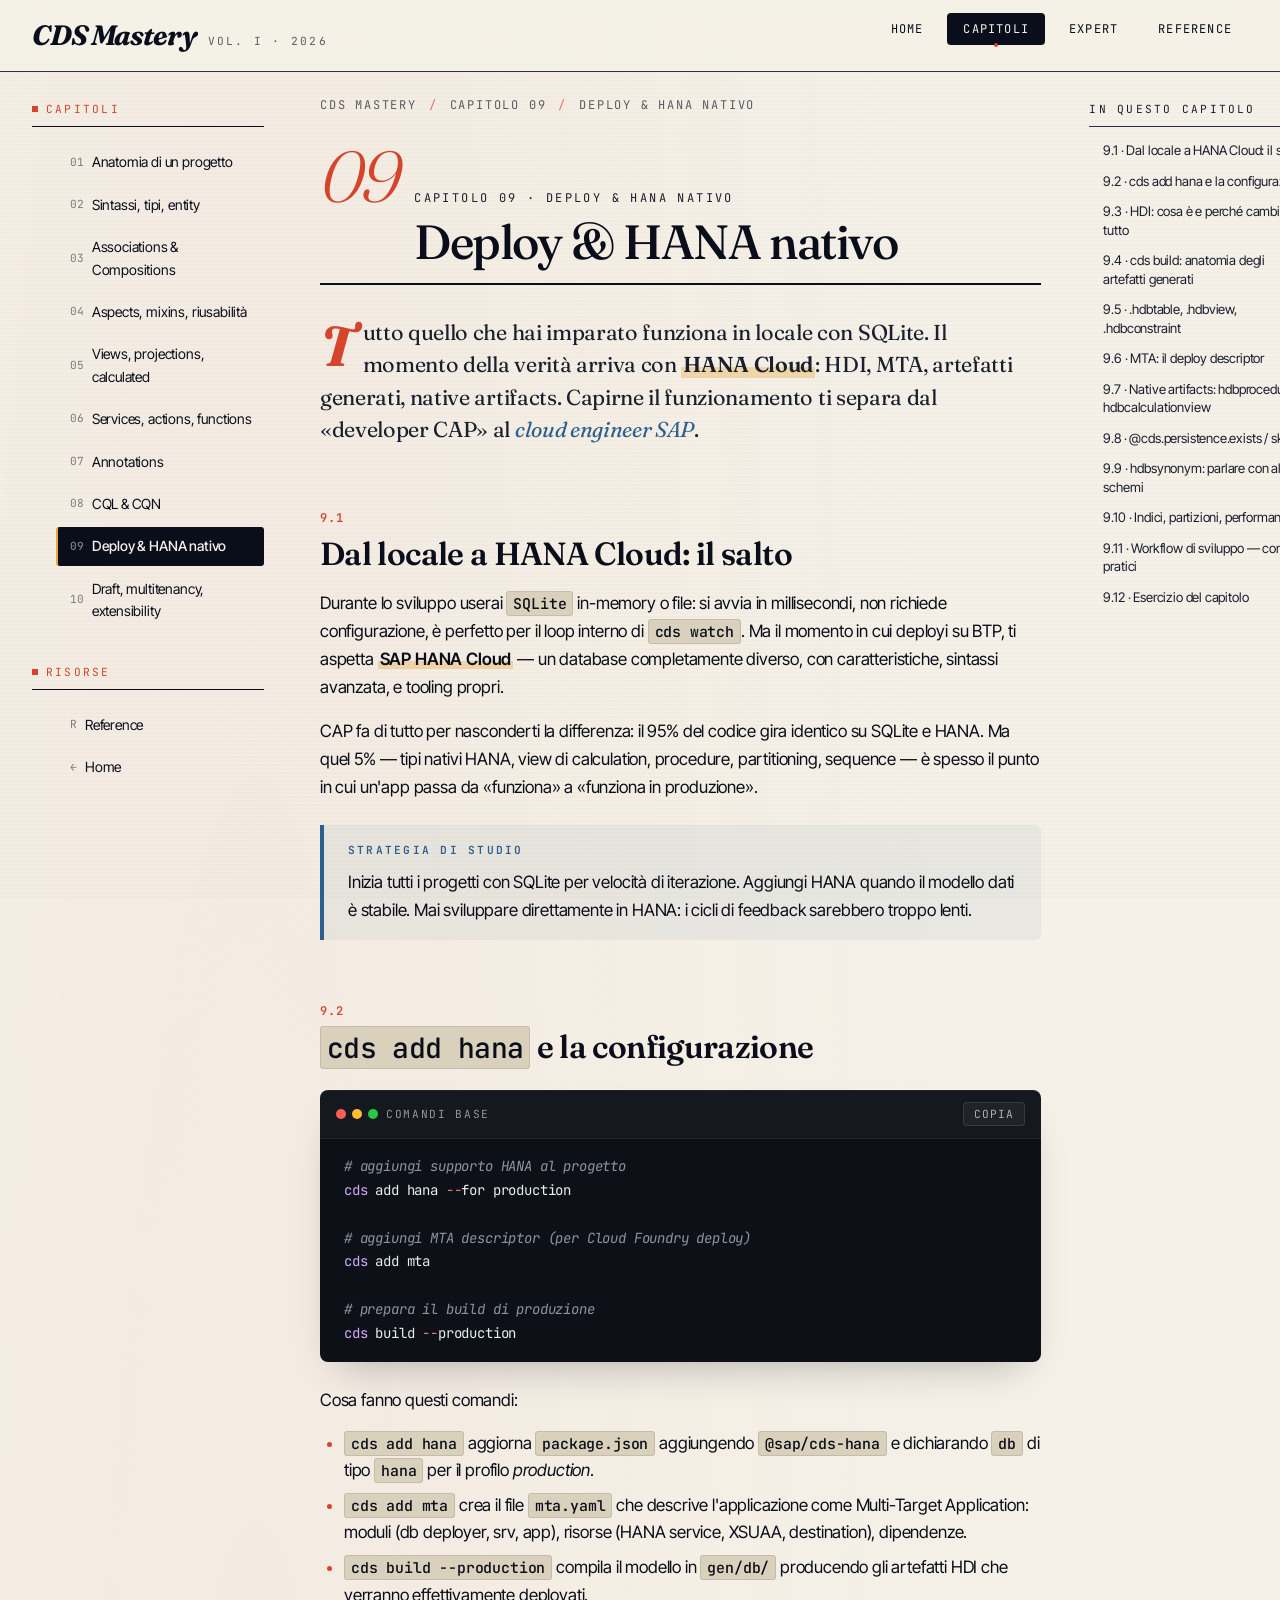
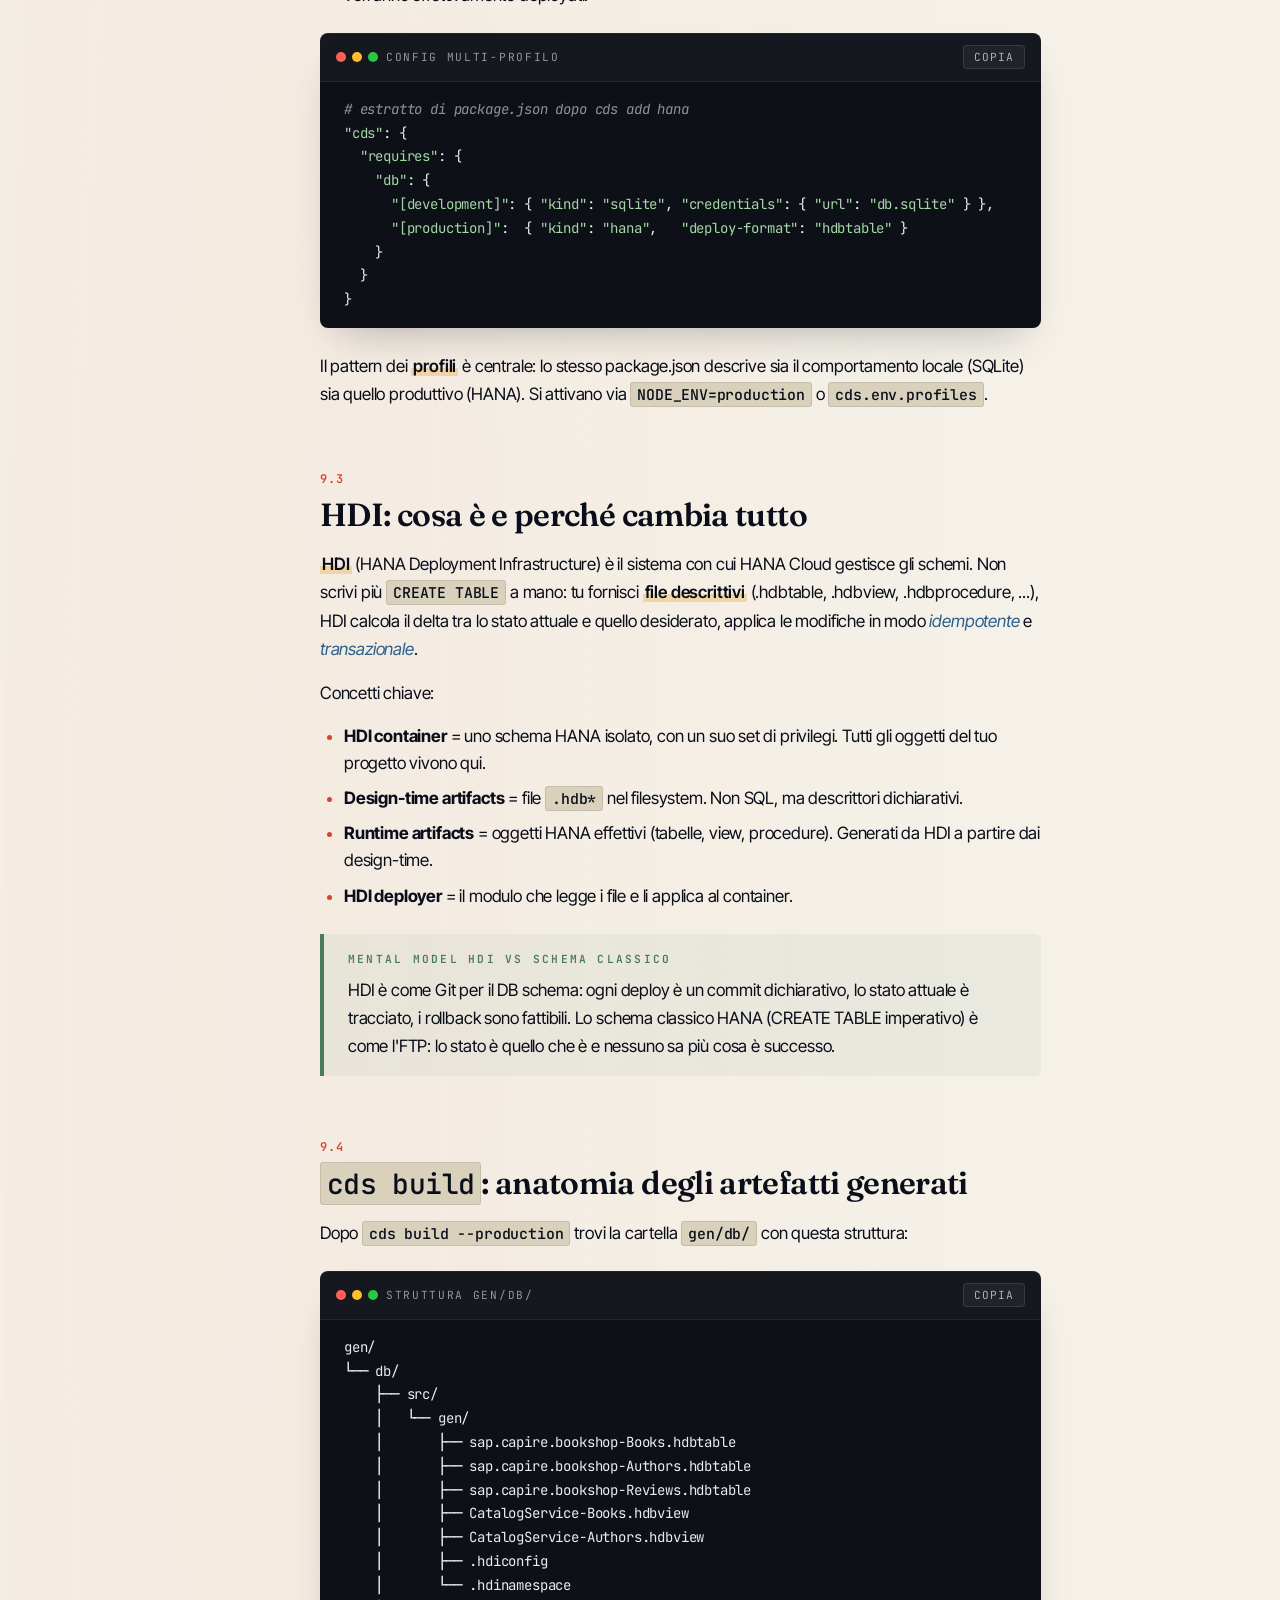
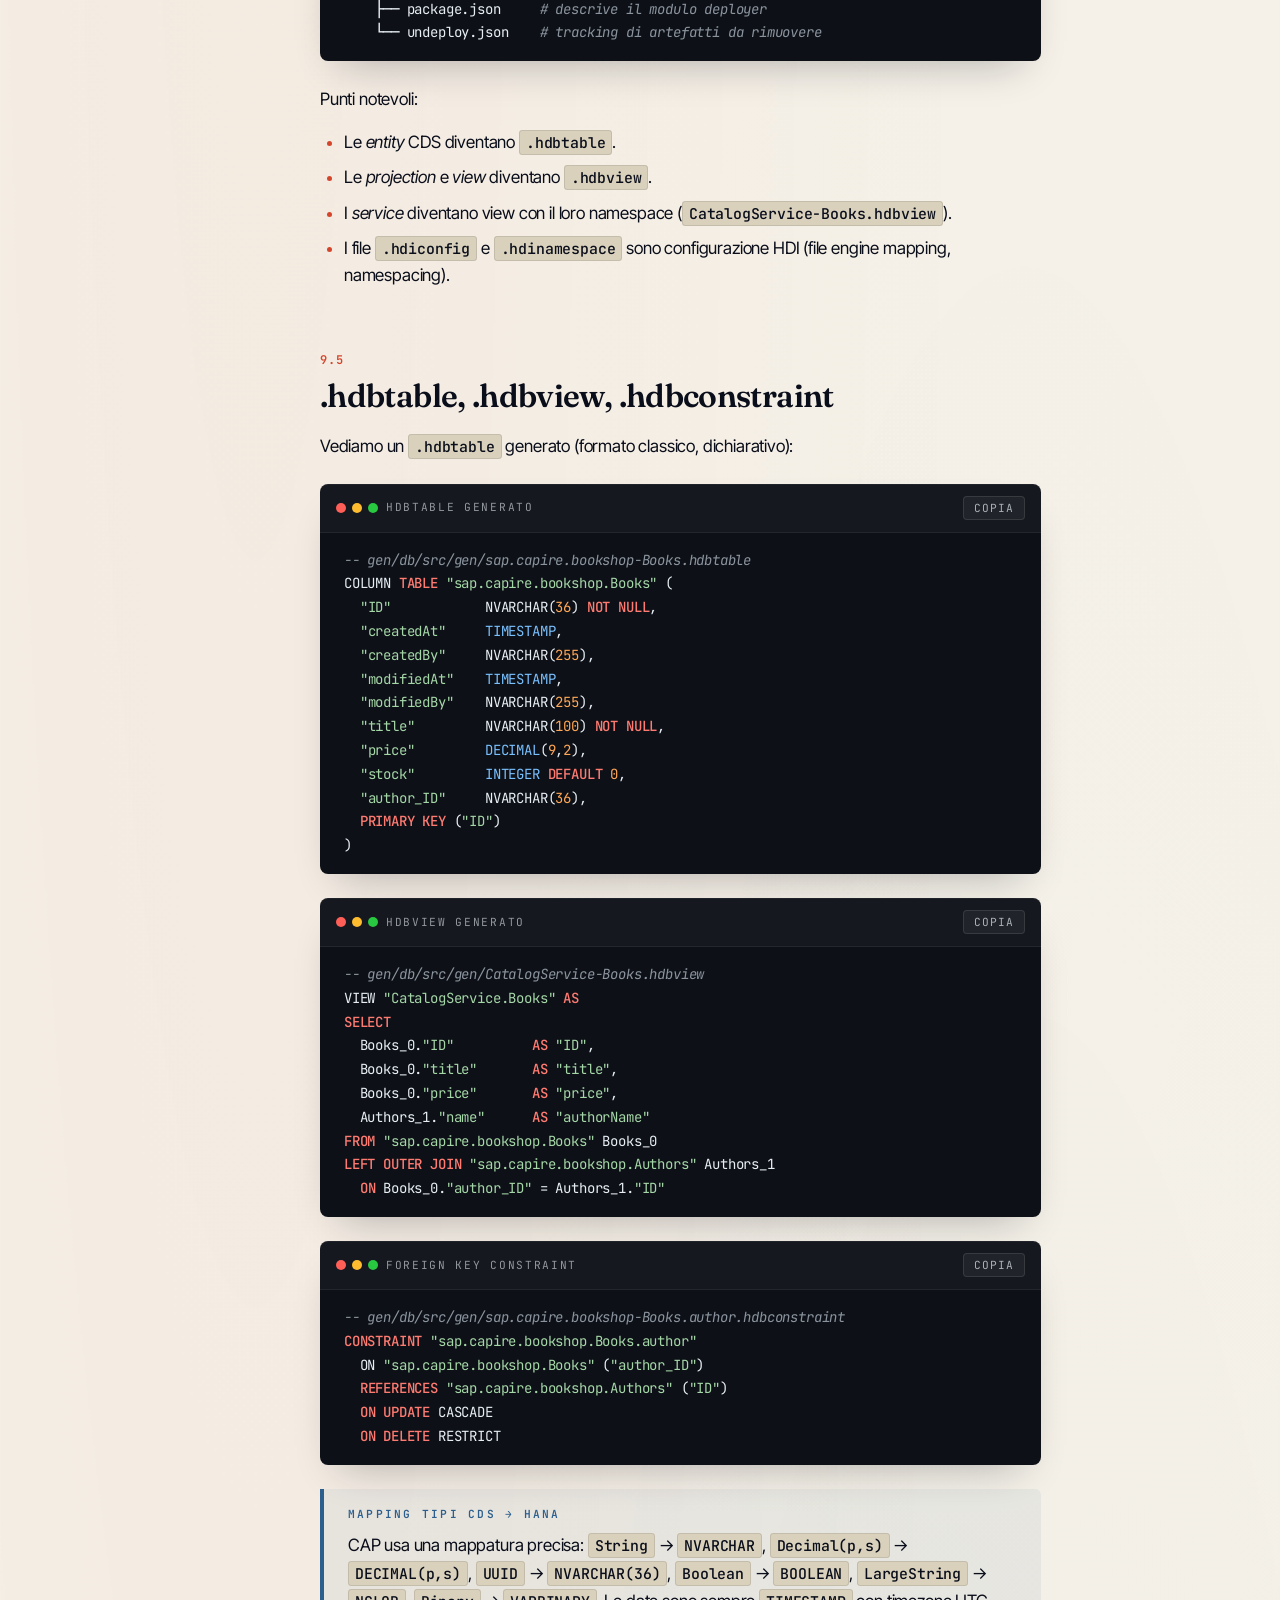
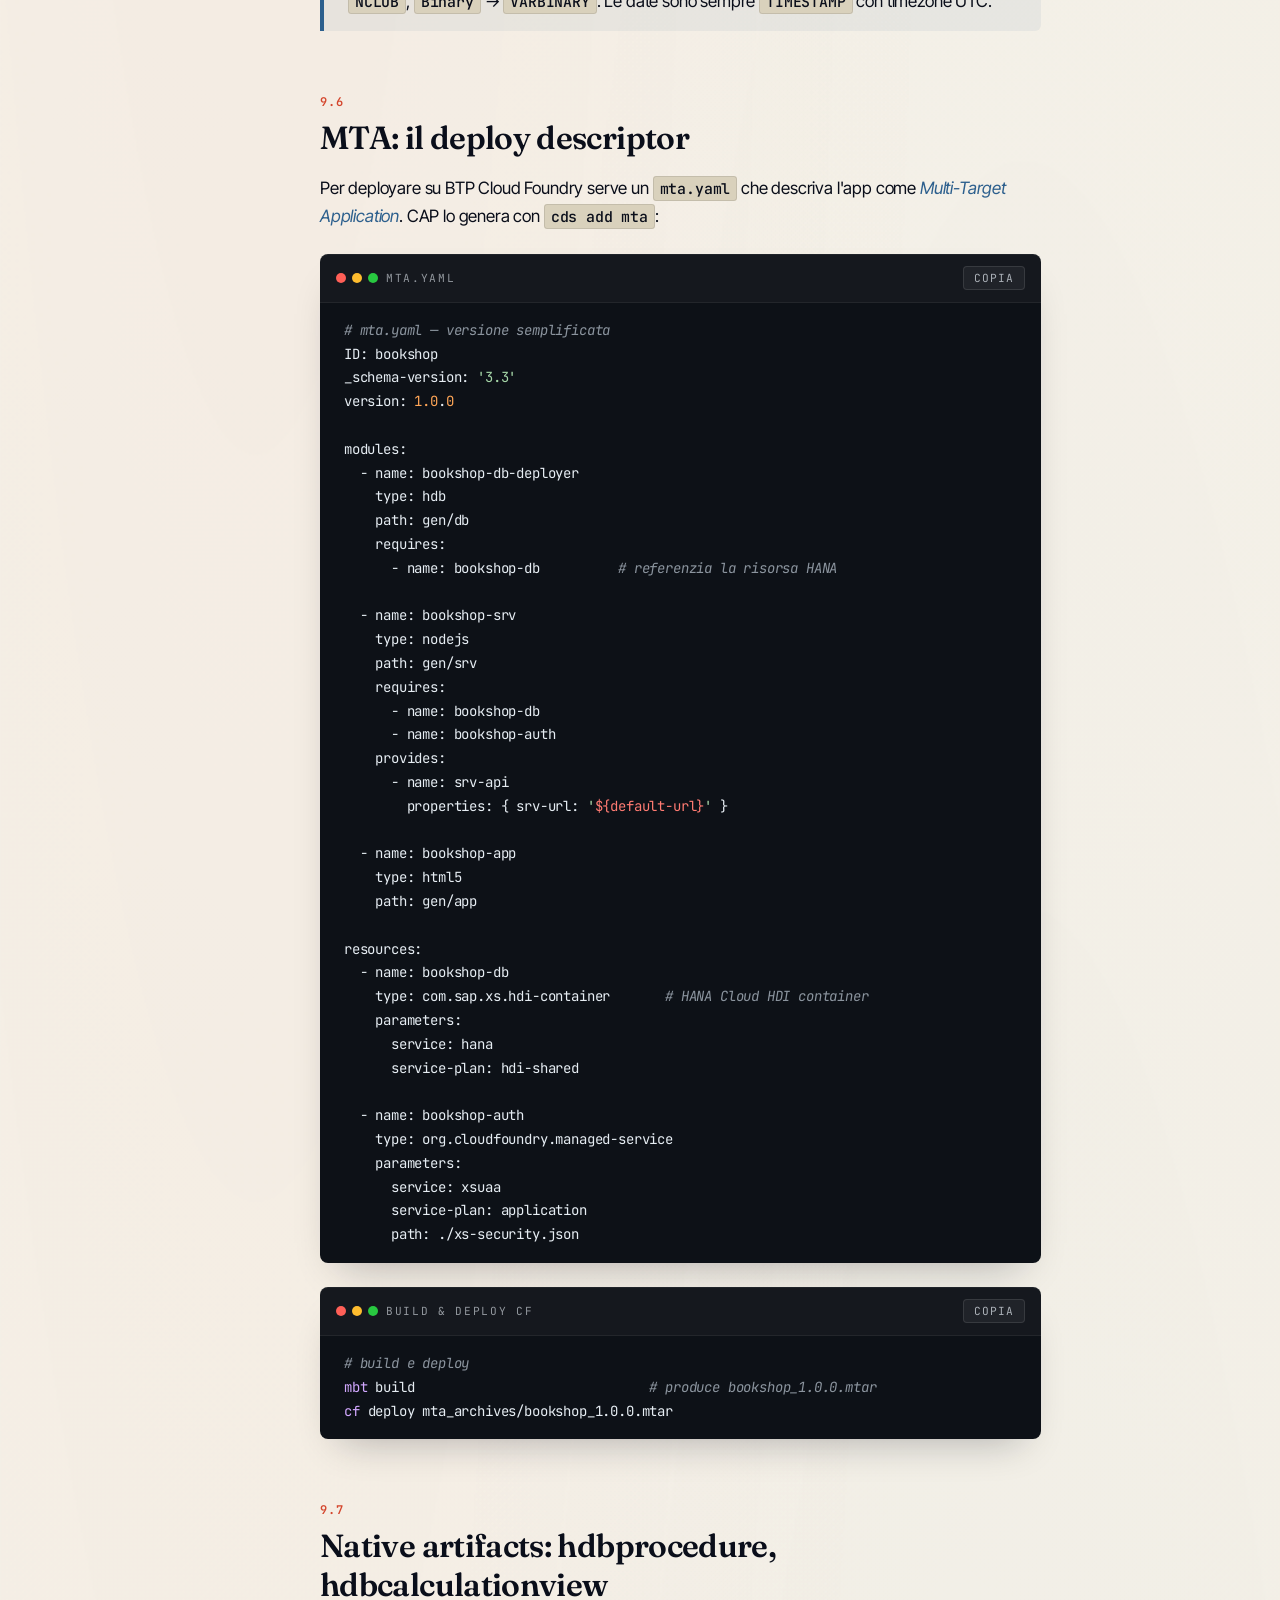
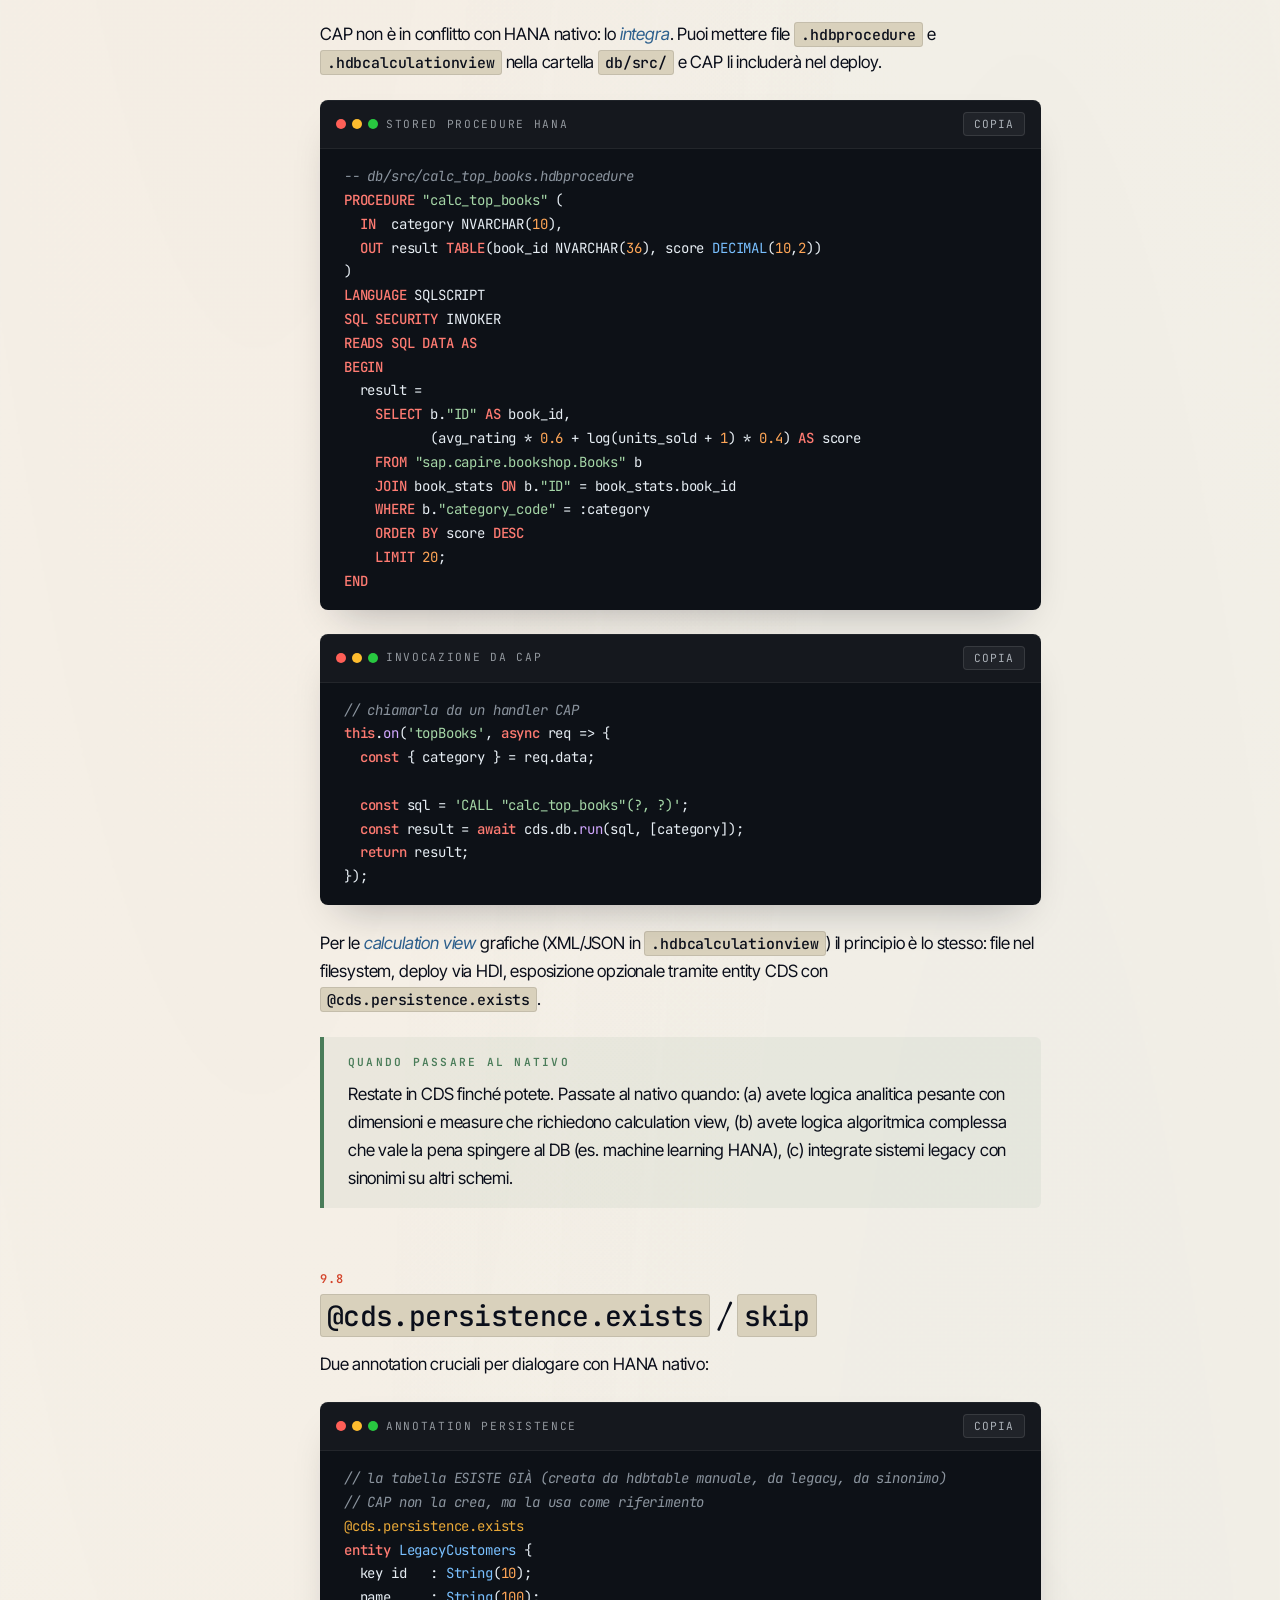
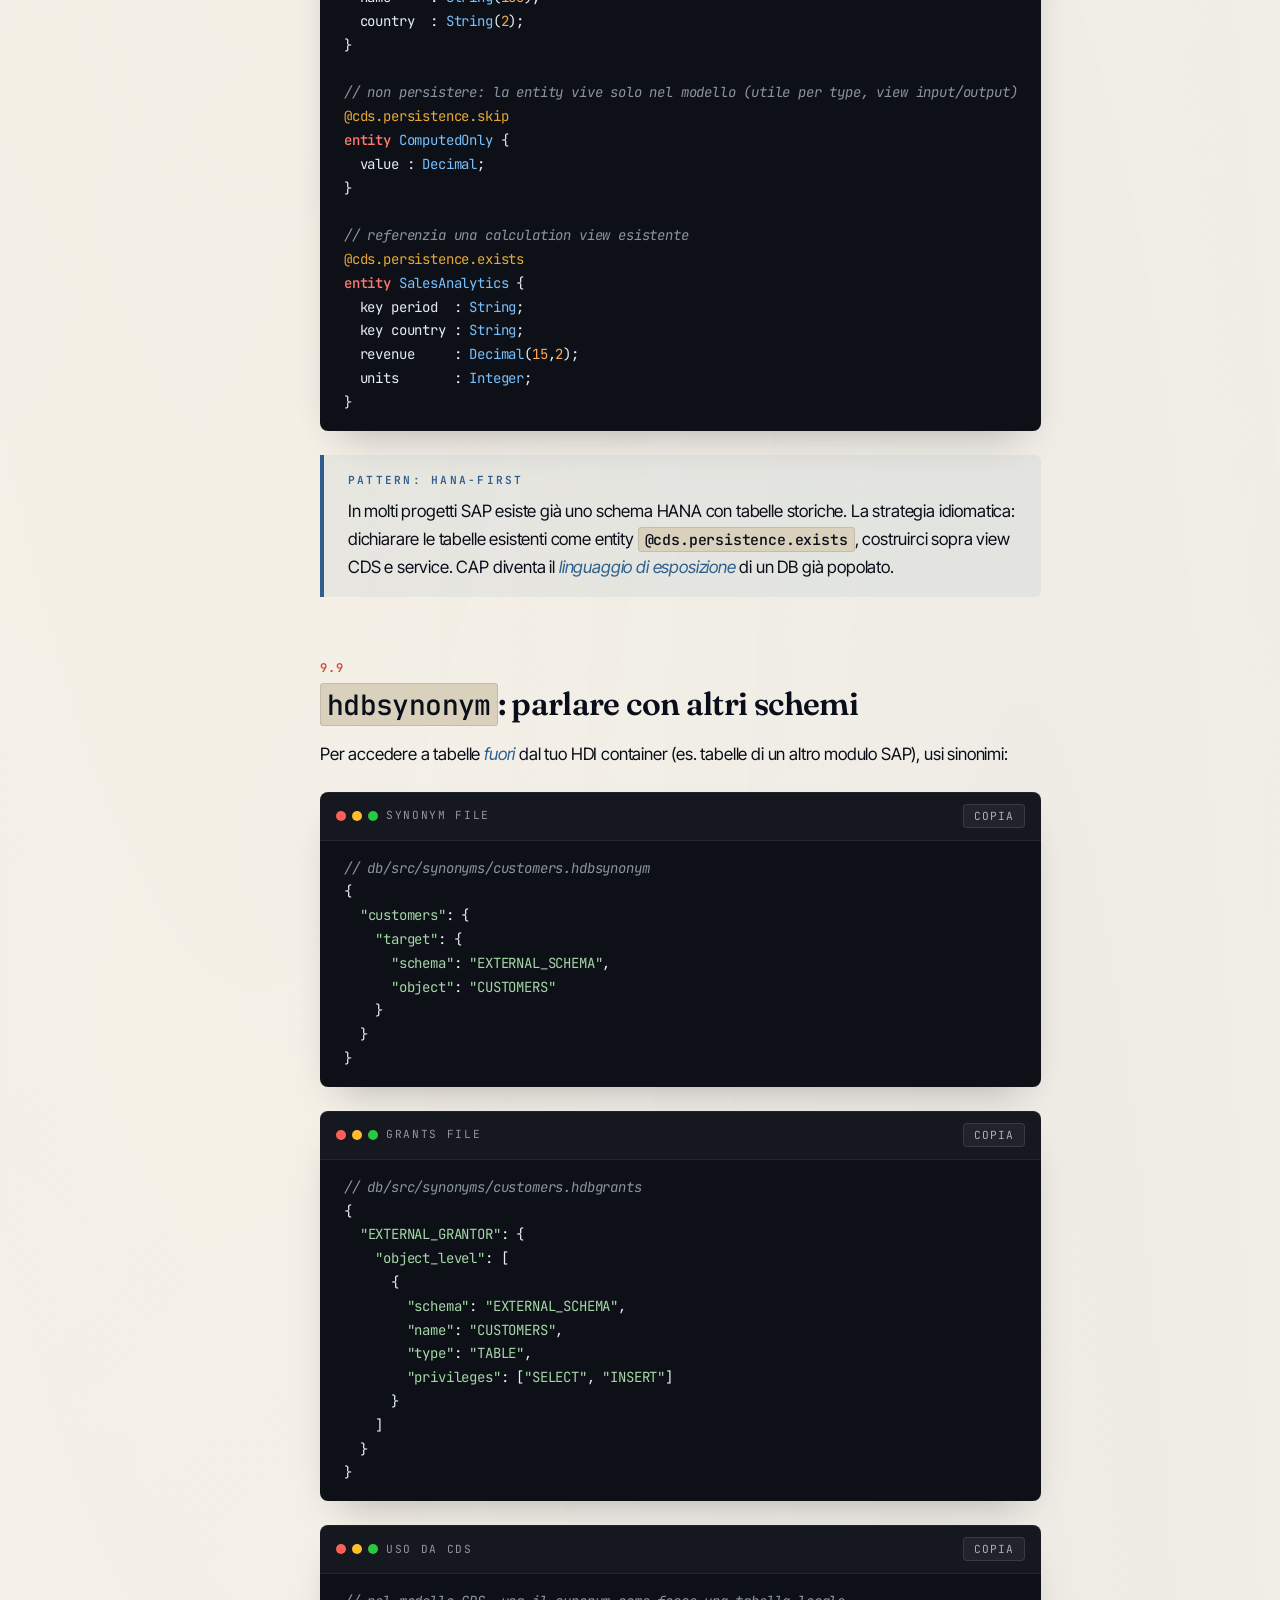
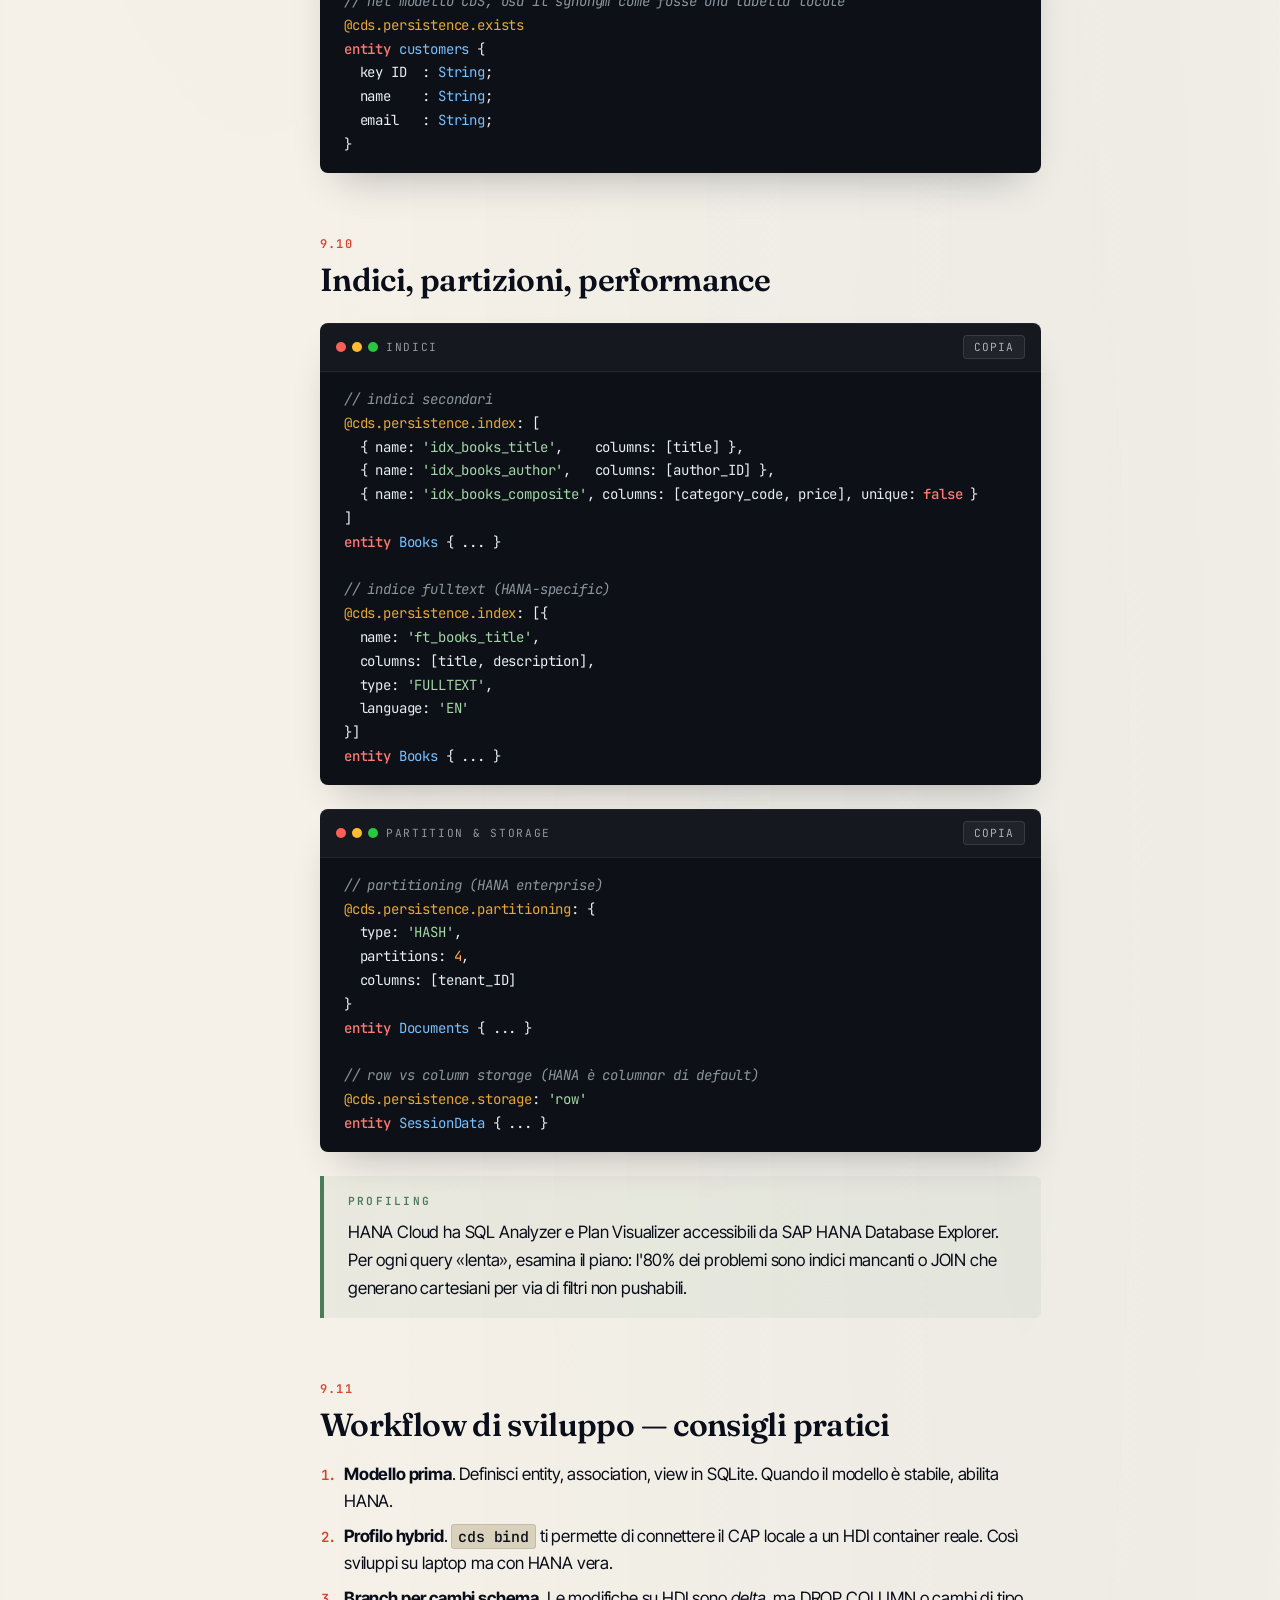
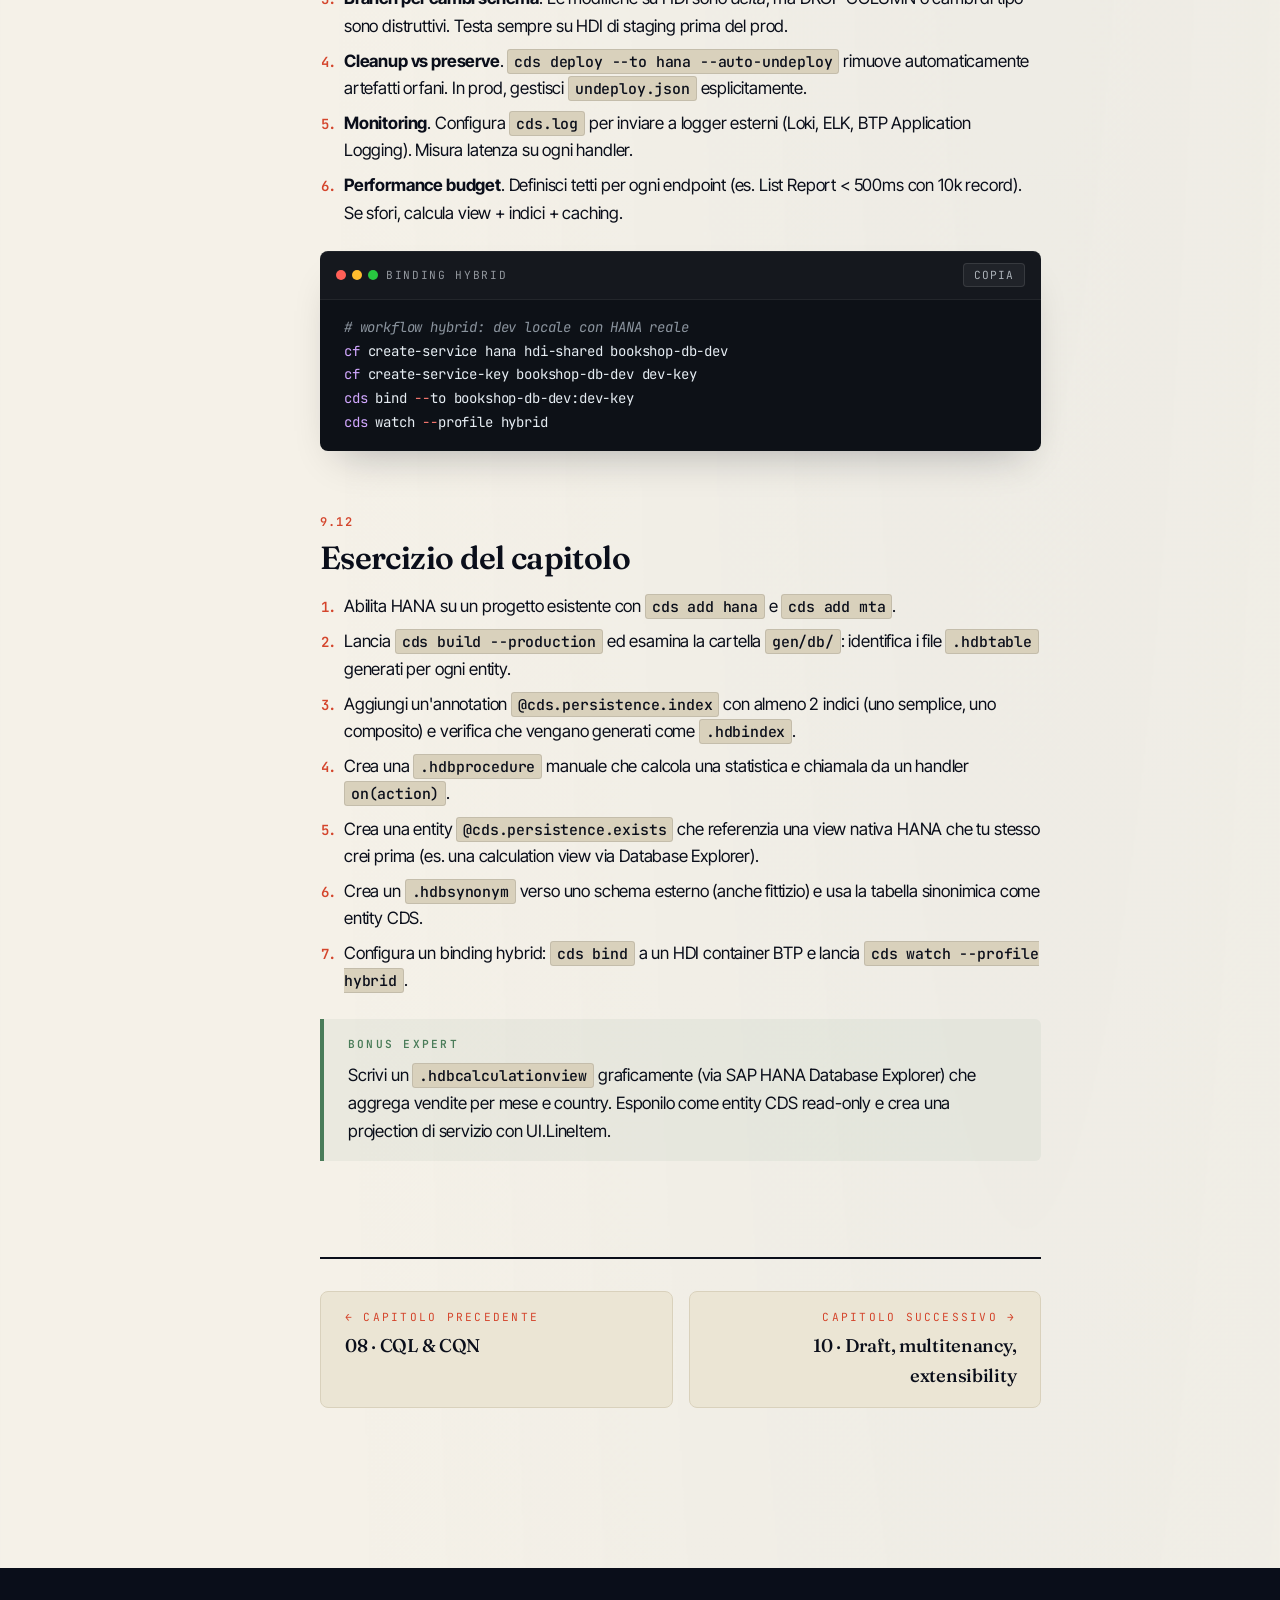
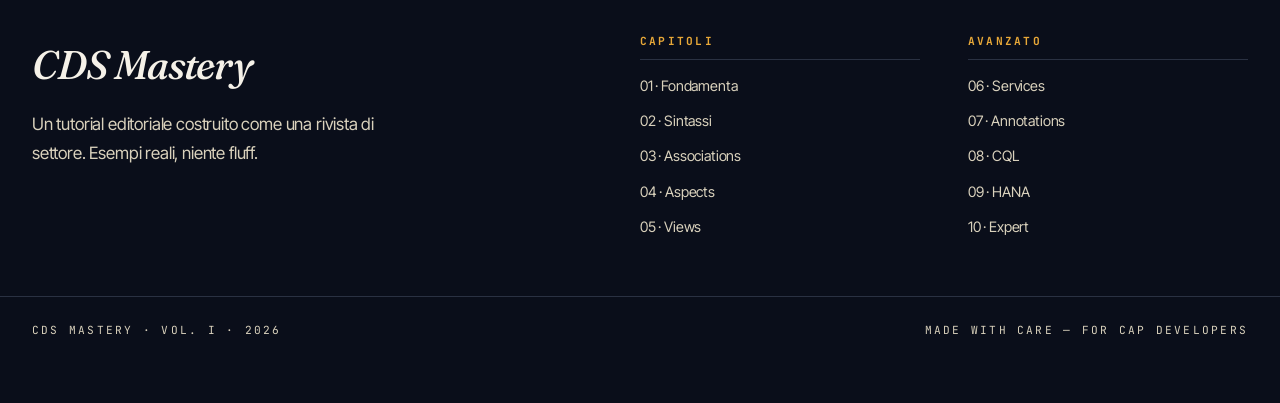
<file: ch09-hana.html>
<!DOCTYPE html>
<html lang="it">
<head>
<meta charset="UTF-8">
<meta name="viewport" content="width=device-width, initial-scale=1.0">
<title>Cap. 09 · Deploy & HANA nativo — CDS Mastery</title>
<link rel="stylesheet" href="css/style.css">
</head>
<body>

<nav class="topbar">
  <div class="topbar-inner">
    <a href="index.html" class="brand">
      <span class="brand-mark">CDS Mastery</span>
      <span class="brand-sub">Vol. I · 2026</span>
    </a>
    <ul class="nav-pages">
      <li><a href="index.html">Home</a></li>
      <li><a href="ch01-foundations.html" class="active">Capitoli</a></li>
      <li><a href="ch10-expert.html">Expert</a></li>
      <li><a href="reference.html">Reference</a></li>
    </ul>
  </div>
</nav>

<main class="layout">

  <aside class="sidebar">
  <div class="sidebar-section">
    <div class="sidebar-label">Capitoli</div>
    <ul>
      <li><a href="ch01-foundations.html"><span class="sidebar-num">01</span> Anatomia di un progetto</a></li>
      <li><a href="ch02-syntax.html"><span class="sidebar-num">02</span> Sintassi, tipi, entity</a></li>
      <li><a href="ch03-associations.html"><span class="sidebar-num">03</span> Associations & Compositions</a></li>
      <li><a href="ch04-aspects.html"><span class="sidebar-num">04</span> Aspects, mixins, riusabilità</a></li>
      <li><a href="ch05-views.html"><span class="sidebar-num">05</span> Views, projections, calculated</a></li>
      <li><a href="ch06-services.html"><span class="sidebar-num">06</span> Services, actions, functions</a></li>
      <li><a href="ch07-annotations.html"><span class="sidebar-num">07</span> Annotations</a></li>
      <li><a href="ch08-cql.html"><span class="sidebar-num">08</span> CQL & CQN</a></li>
      <li><a href="ch09-hana.html" class="active"><span class="sidebar-num">09</span> Deploy & HANA nativo</a></li>
      <li><a href="ch10-expert.html"><span class="sidebar-num">10</span> Draft, multitenancy, extensibility</a></li>
    </ul>
  </div>
  <div class="sidebar-section">
    <div class="sidebar-label">Risorse</div>
    <ul>
      <li><a href="reference.html"><span class="sidebar-num">R</span> Reference</a></li>
      <li><a href="index.html"><span class="sidebar-num">←</span> Home</a></li>
    </ul>
  </div>
</aside>

  <article class="content">
    <div class="crumbs">
      <span>CDS Mastery</span>
      <span>Capitolo 09</span>
      <span>Deploy & HANA nativo</span>
    </div>
    
    <header class="chapter-meta">
      <div class="chapter-num">09</div>
      <div class="chapter-info">
        <div class="chapter-kicker">Capitolo 09 · Deploy & HANA nativo</div>
        <h1 class="chapter-title">Deploy & HANA nativo</h1>
      </div>
    </header>
    
    <p class="chapter-lead">Tutto quello che hai imparato funziona in locale con SQLite. Il momento della verit&agrave; arriva con <strong>HANA Cloud</strong>: HDI, MTA, artefatti generati, native artifacts. Capirne il funzionamento ti separa dal &laquo;developer CAP&raquo; al <em>cloud engineer SAP</em>.</p>
    

    <section id="h-1">
      <h2 data-num="9.1">Dal locale a HANA Cloud: il salto</h2>
      <p>
        Durante lo sviluppo userai <code>SQLite</code> in-memory o file: si avvia in millisecondi,
        non richiede configurazione, &egrave; perfetto per il loop interno di <code>cds watch</code>.
        Ma il momento in cui deployi su BTP, ti aspetta <strong>SAP HANA Cloud</strong> &mdash; un database
        completamente diverso, con caratteristiche, sintassi avanzata, e tooling propri.
      </p>
      <p>
        CAP fa di tutto per nasconderti la differenza: il 95% del codice gira identico su SQLite e HANA.
        Ma quel 5% &mdash; tipi nativi HANA, view di calculation, procedure, partitioning, sequence &mdash;
        &egrave; spesso il punto in cui un'app passa da &laquo;funziona&raquo; a &laquo;funziona in
        produzione&raquo;.
      </p>
<div class="callout">
  <div class="callout-label">Strategia di studio</div>
  <p>Inizia tutti i progetti con SQLite per velocit&agrave; di iterazione. Aggiungi HANA quando il modello dati &egrave; stabile. Mai sviluppare direttamente in HANA: i cicli di feedback sarebbero troppo lenti.</p>
</div>
    </section>

    <section id="h-2">
      <h2 data-num="9.2"><code>cds add hana</code> e la configurazione</h2>
<div class="code-block">
  <div class="code-header">
    <div class="code-lang">
      <span class="code-dots"><span class="code-dot"></span><span class="code-dot"></span><span class="code-dot"></span></span>
      <span>comandi base</span>
    </div>
    <button class="code-copy">Copia</button>
  </div>
  <pre><code><span class="cmt"># aggiungi supporto HANA al progetto</span>
<span class="fn">cds</span> add hana <span class="op">--</span>for production

<span class="cmt"># aggiungi MTA descriptor (per Cloud Foundry deploy)</span>
<span class="fn">cds</span> add mta

<span class="cmt"># prepara il build di produzione</span>
<span class="fn">cds</span> build <span class="op">--</span>production</code></pre>
</div>
      <p>
        Cosa fanno questi comandi:
      </p>
      <ul>
        <li><code>cds add hana</code> aggiorna <code>package.json</code> aggiungendo <code>@sap/cds-hana</code> e dichiarando <code>db</code> di tipo <code>hana</code> per il profilo <em>production</em>.</li>
        <li><code>cds add mta</code> crea il file <code>mta.yaml</code> che descrive l'applicazione come Multi-Target Application: moduli (db deployer, srv, app), risorse (HANA service, XSUAA, destination), dipendenze.</li>
        <li><code>cds build --production</code> compila il modello in <code>gen/db/</code> producendo gli artefatti HDI che verranno effettivamente deployati.</li>
      </ul>
<div class="code-block">
  <div class="code-header">
    <div class="code-lang">
      <span class="code-dots"><span class="code-dot"></span><span class="code-dot"></span><span class="code-dot"></span></span>
      <span>config multi-profilo</span>
    </div>
    <button class="code-copy">Copia</button>
  </div>
  <pre><code><span class="cmt"># estratto di package.json dopo cds add hana</span>
<span class="str">"cds"</span>: {
  <span class="str">"requires"</span>: {
    <span class="str">"db"</span>: {
      <span class="str">"[development]"</span>: { <span class="str">"kind"</span>: <span class="str">"sqlite"</span>, <span class="str">"credentials"</span>: { <span class="str">"url"</span>: <span class="str">"db.sqlite"</span> } },
      <span class="str">"[production]"</span>:  { <span class="str">"kind"</span>: <span class="str">"hana"</span>,   <span class="str">"deploy-format"</span>: <span class="str">"hdbtable"</span> }
    }
  }
}</code></pre>
</div>
      <p>
        Il pattern dei <strong>profili</strong> &egrave; centrale: lo stesso package.json descrive sia il
        comportamento locale (SQLite) sia quello produttivo (HANA). Si attivano via
        <code>NODE_ENV=production</code> o <code>cds.env.profiles</code>.
      </p>
    </section>

    <section id="h-3">
      <h2 data-num="9.3">HDI: cosa &egrave; e perch&eacute; cambia tutto</h2>
      <p>
        <strong>HDI</strong> (HANA Deployment Infrastructure) &egrave; il sistema con cui HANA Cloud gestisce
        gli schemi. Non scrivi pi&ugrave; <code>CREATE TABLE</code> a mano: tu fornisci <strong>file
        descrittivi</strong> (.hdbtable, .hdbview, .hdbprocedure, ...), HDI calcola il delta tra lo stato
        attuale e quello desiderato, applica le modifiche in modo <em>idempotente</em> e <em>transazionale</em>.
      </p>
      <p>
        Concetti chiave:
      </p>
      <ul>
        <li><strong>HDI container</strong> = uno schema HANA isolato, con un suo set di privilegi. Tutti gli oggetti del tuo progetto vivono qui.</li>
        <li><strong>Design-time artifacts</strong> = file <code>.hdb*</code> nel filesystem. Non SQL, ma descrittori dichiarativi.</li>
        <li><strong>Runtime artifacts</strong> = oggetti HANA effettivi (tabelle, view, procedure). Generati da HDI a partire dai design-time.</li>
        <li><strong>HDI deployer</strong> = il modulo che legge i file e li applica al container.</li>
      </ul>
<div class="callout callout-tip">
  <div class="callout-label">Mental model HDI vs schema classico</div>
  <p>HDI &egrave; come Git per il DB schema: ogni deploy &egrave; un commit dichiarativo, lo stato attuale &egrave; tracciato, i rollback sono fattibili. Lo schema classico HANA (CREATE TABLE imperativo) &egrave; come l'FTP: lo stato &egrave; quello che &egrave; e nessuno sa pi&ugrave; cosa &egrave; successo.</p>
</div>
    </section>

    <section id="h-4">
      <h2 data-num="9.4"><code>cds build</code>: anatomia degli artefatti generati</h2>
      <p>
        Dopo <code>cds build --production</code> trovi la cartella <code>gen/db/</code> con questa struttura:
      </p>
<div class="code-block">
  <div class="code-header">
    <div class="code-lang">
      <span class="code-dots"><span class="code-dot"></span><span class="code-dot"></span><span class="code-dot"></span></span>
      <span>struttura gen/db/</span>
    </div>
    <button class="code-copy">Copia</button>
  </div>
  <pre><code>gen/
&#9492;&#9472;&#9472; db/
    &#9500;&#9472;&#9472; src/
    &#9474;   &#9492;&#9472;&#9472; gen/
    &#9474;       &#9500;&#9472;&#9472; sap.capire.bookshop-Books.hdbtable
    &#9474;       &#9500;&#9472;&#9472; sap.capire.bookshop-Authors.hdbtable
    &#9474;       &#9500;&#9472;&#9472; sap.capire.bookshop-Reviews.hdbtable
    &#9474;       &#9500;&#9472;&#9472; CatalogService-Books.hdbview
    &#9474;       &#9500;&#9472;&#9472; CatalogService-Authors.hdbview
    &#9474;       &#9500;&#9472;&#9472; .hdiconfig
    &#9474;       &#9492;&#9472;&#9472; .hdinamespace
    &#9500;&#9472;&#9472; package.json     <span class="cmt"># descrive il modulo deployer</span>
    &#9492;&#9472;&#9472; undeploy.json    <span class="cmt"># tracking di artefatti da rimuovere</span></code></pre>
</div>
      <p>
        Punti notevoli:
      </p>
      <ul>
        <li>Le <em>entity</em> CDS diventano <code>.hdbtable</code>.</li>
        <li>Le <em>projection</em> e <em>view</em> diventano <code>.hdbview</code>.</li>
        <li>I <em>service</em> diventano view con il loro namespace (<code>CatalogService-Books.hdbview</code>).</li>
        <li>I file <code>.hdiconfig</code> e <code>.hdinamespace</code> sono configurazione HDI (file engine mapping, namespacing).</li>
      </ul>
    </section>

    <section id="h-5">
      <h2 data-num="9.5">.hdbtable, .hdbview, .hdbconstraint</h2>
      <p>
        Vediamo un <code>.hdbtable</code> generato (formato classico, dichiarativo):
      </p>
<div class="code-block">
  <div class="code-header">
    <div class="code-lang">
      <span class="code-dots"><span class="code-dot"></span><span class="code-dot"></span><span class="code-dot"></span></span>
      <span>hdbtable generato</span>
    </div>
    <button class="code-copy">Copia</button>
  </div>
  <pre><code><span class="cmt">-- gen/db/src/gen/sap.capire.bookshop-Books.hdbtable</span>
COLUMN <span class="kw">TABLE</span> <span class="str">"sap.capire.bookshop.Books"</span> (
  <span class="str">"ID"</span>            NVARCHAR(<span class="num">36</span>) <span class="kw">NOT NULL</span>,
  <span class="str">"createdAt"</span>     <span class="type">TIMESTAMP</span>,
  <span class="str">"createdBy"</span>     NVARCHAR(<span class="num">255</span>),
  <span class="str">"modifiedAt"</span>    <span class="type">TIMESTAMP</span>,
  <span class="str">"modifiedBy"</span>    NVARCHAR(<span class="num">255</span>),
  <span class="str">"title"</span>         NVARCHAR(<span class="num">100</span>) <span class="kw">NOT NULL</span>,
  <span class="str">"price"</span>         <span class="type">DECIMAL</span>(<span class="num">9</span>,<span class="num">2</span>),
  <span class="str">"stock"</span>         <span class="type">INTEGER</span> <span class="kw">DEFAULT</span> <span class="num">0</span>,
  <span class="str">"author_ID"</span>     NVARCHAR(<span class="num">36</span>),
  <span class="kw">PRIMARY KEY</span> (<span class="str">"ID"</span>)
)</code></pre>
</div>
<div class="code-block">
  <div class="code-header">
    <div class="code-lang">
      <span class="code-dots"><span class="code-dot"></span><span class="code-dot"></span><span class="code-dot"></span></span>
      <span>hdbview generato</span>
    </div>
    <button class="code-copy">Copia</button>
  </div>
  <pre><code><span class="cmt">-- gen/db/src/gen/CatalogService-Books.hdbview</span>
VIEW <span class="str">"CatalogService.Books"</span> <span class="kw">AS</span>
<span class="kw">SELECT</span>
  Books_0.<span class="str">"ID"</span>          <span class="kw">AS</span> <span class="str">"ID"</span>,
  Books_0.<span class="str">"title"</span>       <span class="kw">AS</span> <span class="str">"title"</span>,
  Books_0.<span class="str">"price"</span>       <span class="kw">AS</span> <span class="str">"price"</span>,
  Authors_1.<span class="str">"name"</span>      <span class="kw">AS</span> <span class="str">"authorName"</span>
<span class="kw">FROM</span> <span class="str">"sap.capire.bookshop.Books"</span> Books_0
<span class="kw">LEFT OUTER JOIN</span> <span class="str">"sap.capire.bookshop.Authors"</span> Authors_1
  <span class="kw">ON</span> Books_0.<span class="str">"author_ID"</span> = Authors_1.<span class="str">"ID"</span></code></pre>
</div>
<div class="code-block">
  <div class="code-header">
    <div class="code-lang">
      <span class="code-dots"><span class="code-dot"></span><span class="code-dot"></span><span class="code-dot"></span></span>
      <span>foreign key constraint</span>
    </div>
    <button class="code-copy">Copia</button>
  </div>
  <pre><code><span class="cmt">-- gen/db/src/gen/sap.capire.bookshop-Books.author.hdbconstraint</span>
<span class="kw">CONSTRAINT</span> <span class="str">"sap.capire.bookshop.Books.author"</span>
  ON <span class="str">"sap.capire.bookshop.Books"</span> (<span class="str">"author_ID"</span>)
  <span class="kw">REFERENCES</span> <span class="str">"sap.capire.bookshop.Authors"</span> (<span class="str">"ID"</span>)
  <span class="kw">ON UPDATE</span> CASCADE
  <span class="kw">ON DELETE</span> RESTRICT</code></pre>
</div>
<div class="callout">
  <div class="callout-label">Mapping tipi CDS &rarr; HANA</div>
  <p>CAP usa una mappatura precisa: <code>String</code> &rarr; <code>NVARCHAR</code>, <code>Decimal(p,s)</code> &rarr; <code>DECIMAL(p,s)</code>, <code>UUID</code> &rarr; <code>NVARCHAR(36)</code>, <code>Boolean</code> &rarr; <code>BOOLEAN</code>, <code>LargeString</code> &rarr; <code>NCLOB</code>, <code>Binary</code> &rarr; <code>VARBINARY</code>. Le date sono sempre <code>TIMESTAMP</code> con timezone UTC.</p>
</div>
    </section>

    <section id="h-6">
      <h2 data-num="9.6">MTA: il deploy descriptor</h2>
      <p>
        Per deployare su BTP Cloud Foundry serve un <code>mta.yaml</code> che descriva l'app come
        <em>Multi-Target Application</em>. CAP lo genera con <code>cds add mta</code>:
      </p>
<div class="code-block">
  <div class="code-header">
    <div class="code-lang">
      <span class="code-dots"><span class="code-dot"></span><span class="code-dot"></span><span class="code-dot"></span></span>
      <span>mta.yaml</span>
    </div>
    <button class="code-copy">Copia</button>
  </div>
  <pre><code><span class="cmt"># mta.yaml — versione semplificata</span>
ID: bookshop
_schema-version: <span class="str">'3.3'</span>
version: <span class="num">1.0</span>.<span class="num">0</span>

modules:
  - name: bookshop-db-deployer
    type: hdb
    path: gen/db
    requires:
      - name: bookshop-db          <span class="cmt"># referenzia la risorsa HANA</span>

  - name: bookshop-srv
    type: nodejs
    path: gen/srv
    requires:
      - name: bookshop-db
      - name: bookshop-auth
    provides:
      - name: srv-api
        properties: { srv-url: <span class="str">'</span><span class="op">${default-url}</span><span class="str">'</span> }

  - name: bookshop-app
    type: html5
    path: gen/app

resources:
  - name: bookshop-db
    type: com.sap.xs.hdi-container       <span class="cmt"># HANA Cloud HDI container</span>
    parameters:
      service: hana
      service-plan: hdi-shared

  - name: bookshop-auth
    type: org.cloudfoundry.managed-service
    parameters:
      service: xsuaa
      service-plan: application
      path: ./xs-security.json</code></pre>
</div>
<div class="code-block">
  <div class="code-header">
    <div class="code-lang">
      <span class="code-dots"><span class="code-dot"></span><span class="code-dot"></span><span class="code-dot"></span></span>
      <span>build &amp; deploy CF</span>
    </div>
    <button class="code-copy">Copia</button>
  </div>
  <pre><code><span class="cmt"># build e deploy</span>
<span class="fn">mbt</span> build                              <span class="cmt"># produce bookshop_1.0.0.mtar</span>
<span class="fn">cf</span> deploy mta_archives/bookshop_1.0.0.mtar</code></pre>
</div>
    </section>

    <section id="h-7">
      <h2 data-num="9.7">Native artifacts: hdbprocedure, hdbcalculationview</h2>
      <p>
        CAP non &egrave; in conflitto con HANA nativo: lo <em>integra</em>. Puoi mettere file
        <code>.hdbprocedure</code> e <code>.hdbcalculationview</code> nella cartella <code>db/src/</code>
        e CAP li includer&agrave; nel deploy.
      </p>
<div class="code-block">
  <div class="code-header">
    <div class="code-lang">
      <span class="code-dots"><span class="code-dot"></span><span class="code-dot"></span><span class="code-dot"></span></span>
      <span>stored procedure HANA</span>
    </div>
    <button class="code-copy">Copia</button>
  </div>
  <pre><code><span class="cmt">-- db/src/calc_top_books.hdbprocedure</span>
<span class="kw">PROCEDURE</span> <span class="str">"calc_top_books"</span> (
  <span class="kw">IN</span>  category NVARCHAR(<span class="num">10</span>),
  <span class="kw">OUT</span> result <span class="kw">TABLE</span>(book_id NVARCHAR(<span class="num">36</span>), score <span class="type">DECIMAL</span>(<span class="num">10</span>,<span class="num">2</span>))
)
<span class="kw">LANGUAGE</span> SQLSCRIPT
<span class="kw">SQL SECURITY</span> INVOKER
<span class="kw">READS SQL DATA</span> <span class="kw">AS</span>
<span class="kw">BEGIN</span>
  result =
    <span class="kw">SELECT</span> b.<span class="str">"ID"</span> <span class="kw">AS</span> book_id,
           (avg_rating * <span class="num">0.6</span> + log(units_sold + <span class="num">1</span>) * <span class="num">0.4</span>) <span class="kw">AS</span> score
    <span class="kw">FROM</span> <span class="str">"sap.capire.bookshop.Books"</span> b
    <span class="kw">JOIN</span> book_stats <span class="kw">ON</span> b.<span class="str">"ID"</span> = book_stats.book_id
    <span class="kw">WHERE</span> b.<span class="str">"category_code"</span> = :category
    <span class="kw">ORDER BY</span> score <span class="kw">DESC</span>
    <span class="kw">LIMIT</span> <span class="num">20</span>;
<span class="kw">END</span></code></pre>
</div>
<div class="code-block">
  <div class="code-header">
    <div class="code-lang">
      <span class="code-dots"><span class="code-dot"></span><span class="code-dot"></span><span class="code-dot"></span></span>
      <span>invocazione da CAP</span>
    </div>
    <button class="code-copy">Copia</button>
  </div>
  <pre><code><span class="cmt">// chiamarla da un handler CAP</span>
<span class="kw">this</span>.<span class="fn">on</span>(<span class="str">'topBooks'</span>, <span class="kw">async</span> req =&gt; {
  <span class="kw">const</span> { category } = req.data;

  <span class="kw">const</span> sql = <span class="str">'CALL "calc_top_books"(?, ?)'</span>;
  <span class="kw">const</span> result = <span class="kw">await</span> cds.db.<span class="fn">run</span>(sql, [category]);
  <span class="kw">return</span> result;
});</code></pre>
</div>
      <p>
        Per le <em>calculation view</em> grafiche (XML/JSON in <code>.hdbcalculationview</code>) il
        principio &egrave; lo stesso: file nel filesystem, deploy via HDI, esposizione opzionale tramite
        entity CDS con <code>@cds.persistence.exists</code>.
      </p>
<div class="callout callout-tip">
  <div class="callout-label">Quando passare al nativo</div>
  <p>Restate in CDS finch&eacute; potete. Passate al nativo quando: (a) avete logica analitica pesante con dimensioni e measure che richiedono calculation view, (b) avete logica algoritmica complessa che vale la pena spingere al DB (es. machine learning HANA), (c) integrate sistemi legacy con sinonimi su altri schemi.</p>
</div>
    </section>

    <section id="h-8">
      <h2 data-num="9.8"><code>@cds.persistence.exists</code> / <code>skip</code></h2>
      <p>
        Due annotation cruciali per dialogare con HANA nativo:
      </p>
<div class="code-block">
  <div class="code-header">
    <div class="code-lang">
      <span class="code-dots"><span class="code-dot"></span><span class="code-dot"></span><span class="code-dot"></span></span>
      <span>annotation persistence</span>
    </div>
    <button class="code-copy">Copia</button>
  </div>
  <pre><code><span class="cmt">// la tabella ESISTE GI&Agrave; (creata da hdbtable manuale, da legacy, da sinonimo)</span>
<span class="cmt">// CAP non la crea, ma la usa come riferimento</span>
<span class="ann">@cds.persistence.exists</span>
<span class="kw">entity</span> <span class="type">LegacyCustomers</span> {
  key id   : <span class="type">String</span>(<span class="num">10</span>);
  name     : <span class="type">String</span>(<span class="num">100</span>);
  country  : <span class="type">String</span>(<span class="num">2</span>);
}

<span class="cmt">// non persistere: la entity vive solo nel modello (utile per type, view input/output)</span>
<span class="ann">@cds.persistence.skip</span>
<span class="kw">entity</span> <span class="type">ComputedOnly</span> {
  value : <span class="type">Decimal</span>;
}

<span class="cmt">// referenzia una calculation view esistente</span>
<span class="ann">@cds.persistence.exists</span>
<span class="kw">entity</span> <span class="type">SalesAnalytics</span> {
  key period  : <span class="type">String</span>;
  key country : <span class="type">String</span>;
  revenue     : <span class="type">Decimal</span>(<span class="num">15</span>,<span class="num">2</span>);
  units       : <span class="type">Integer</span>;
}</code></pre>
</div>
<div class="callout">
  <div class="callout-label">Pattern: HANA-first</div>
  <p>In molti progetti SAP esiste gi&agrave; uno schema HANA con tabelle storiche. La strategia idiomatica: dichiarare le tabelle esistenti come entity <code>@cds.persistence.exists</code>, costruirci sopra view CDS e service. CAP diventa il <em>linguaggio di esposizione</em> di un DB gi&agrave; popolato.</p>
</div>
    </section>

    <section id="h-9">
      <h2 data-num="9.9"><code>hdbsynonym</code>: parlare con altri schemi</h2>
      <p>
        Per accedere a tabelle <em>fuori</em> dal tuo HDI container (es. tabelle di un altro modulo SAP),
        usi sinonimi:
      </p>
<div class="code-block">
  <div class="code-header">
    <div class="code-lang">
      <span class="code-dots"><span class="code-dot"></span><span class="code-dot"></span><span class="code-dot"></span></span>
      <span>synonym file</span>
    </div>
    <button class="code-copy">Copia</button>
  </div>
  <pre><code><span class="cmt">// db/src/synonyms/customers.hdbsynonym</span>
{
  <span class="str">"customers"</span>: {
    <span class="str">"target"</span>: {
      <span class="str">"schema"</span>: <span class="str">"EXTERNAL_SCHEMA"</span>,
      <span class="str">"object"</span>: <span class="str">"CUSTOMERS"</span>
    }
  }
}</code></pre>
</div>
<div class="code-block">
  <div class="code-header">
    <div class="code-lang">
      <span class="code-dots"><span class="code-dot"></span><span class="code-dot"></span><span class="code-dot"></span></span>
      <span>grants file</span>
    </div>
    <button class="code-copy">Copia</button>
  </div>
  <pre><code><span class="cmt">// db/src/synonyms/customers.hdbgrants</span>
{
  <span class="str">"EXTERNAL_GRANTOR"</span>: {
    <span class="str">"object_level"</span>: [
      {
        <span class="str">"schema"</span>: <span class="str">"EXTERNAL_SCHEMA"</span>,
        <span class="str">"name"</span>: <span class="str">"CUSTOMERS"</span>,
        <span class="str">"type"</span>: <span class="str">"TABLE"</span>,
        <span class="str">"privileges"</span>: [<span class="str">"SELECT"</span>, <span class="str">"INSERT"</span>]
      }
    ]
  }
}</code></pre>
</div>
<div class="code-block">
  <div class="code-header">
    <div class="code-lang">
      <span class="code-dots"><span class="code-dot"></span><span class="code-dot"></span><span class="code-dot"></span></span>
      <span>uso da CDS</span>
    </div>
    <button class="code-copy">Copia</button>
  </div>
  <pre><code><span class="cmt">// nel modello CDS, usa il synonym come fosse una tabella locale</span>
<span class="ann">@cds.persistence.exists</span>
<span class="kw">entity</span> <span class="type">customers</span> {
  key ID  : <span class="type">String</span>;
  name    : <span class="type">String</span>;
  email   : <span class="type">String</span>;
}</code></pre>
</div>
    </section>

    <section id="h-10">
      <h2 data-num="9.10">Indici, partizioni, performance</h2>
<div class="code-block">
  <div class="code-header">
    <div class="code-lang">
      <span class="code-dots"><span class="code-dot"></span><span class="code-dot"></span><span class="code-dot"></span></span>
      <span>indici</span>
    </div>
    <button class="code-copy">Copia</button>
  </div>
  <pre><code><span class="cmt">// indici secondari</span>
<span class="ann">@cds.persistence.index</span>: [
  { name: <span class="str">'idx_books_title'</span>,    columns: [title] },
  { name: <span class="str">'idx_books_author'</span>,   columns: [author_ID] },
  { name: <span class="str">'idx_books_composite'</span>, columns: [category_code, price], unique: <span class="kw">false</span> }
]
<span class="kw">entity</span> <span class="type">Books</span> { ... }

<span class="cmt">// indice fulltext (HANA-specific)</span>
<span class="ann">@cds.persistence.index</span>: [{
  name: <span class="str">'ft_books_title'</span>,
  columns: [title, description],
  type: <span class="str">'FULLTEXT'</span>,
  language: <span class="str">'EN'</span>
}]
<span class="kw">entity</span> <span class="type">Books</span> { ... }</code></pre>
</div>
<div class="code-block">
  <div class="code-header">
    <div class="code-lang">
      <span class="code-dots"><span class="code-dot"></span><span class="code-dot"></span><span class="code-dot"></span></span>
      <span>partition &amp; storage</span>
    </div>
    <button class="code-copy">Copia</button>
  </div>
  <pre><code><span class="cmt">// partitioning (HANA enterprise)</span>
<span class="ann">@cds.persistence.partitioning</span>: {
  type: <span class="str">'HASH'</span>,
  partitions: <span class="num">4</span>,
  columns: [tenant_ID]
}
<span class="kw">entity</span> <span class="type">Documents</span> { ... }

<span class="cmt">// row vs column storage (HANA &egrave; columnar di default)</span>
<span class="ann">@cds.persistence.storage</span>: <span class="str">'row'</span>
<span class="kw">entity</span> <span class="type">SessionData</span> { ... }</code></pre>
</div>
<div class="callout callout-tip">
  <div class="callout-label">Profiling</div>
  <p>HANA Cloud ha SQL Analyzer e Plan Visualizer accessibili da SAP HANA Database Explorer. Per ogni query &laquo;lenta&raquo;, esamina il piano: l'80% dei problemi sono indici mancanti o JOIN che generano cartesiani per via di filtri non pushabili.</p>
</div>
    </section>

    <section id="h-11">
      <h2 data-num="9.11">Workflow di sviluppo &mdash; consigli pratici</h2>
      <ol>
        <li><strong>Modello prima</strong>. Definisci entity, association, view in SQLite. Quando il modello &egrave; stabile, abilita HANA.</li>
        <li><strong>Profilo hybrid</strong>. <code>cds bind</code> ti permette di connettere il CAP locale a un HDI container reale. Cos&igrave; sviluppi su laptop ma con HANA vera.</li>
        <li><strong>Branch per cambi schema</strong>. Le modifiche su HDI sono <em>delta</em>, ma DROP COLUMN o cambi di tipo sono distruttivi. Testa sempre su HDI di staging prima del prod.</li>
        <li><strong>Cleanup vs preserve</strong>. <code>cds deploy --to hana --auto-undeploy</code> rimuove automaticamente artefatti orfani. In prod, gestisci <code>undeploy.json</code> esplicitamente.</li>
        <li><strong>Monitoring</strong>. Configura <code>cds.log</code> per inviare a logger esterni (Loki, ELK, BTP Application Logging). Misura latenza su ogni handler.</li>
        <li><strong>Performance budget</strong>. Definisci tetti per ogni endpoint (es. List Report &lt; 500ms con 10k record). Se sfori, calcula view + indici + caching.</li>
      </ol>
<div class="code-block">
  <div class="code-header">
    <div class="code-lang">
      <span class="code-dots"><span class="code-dot"></span><span class="code-dot"></span><span class="code-dot"></span></span>
      <span>binding hybrid</span>
    </div>
    <button class="code-copy">Copia</button>
  </div>
  <pre><code><span class="cmt"># workflow hybrid: dev locale con HANA reale</span>
<span class="fn">cf</span> create-service hana hdi-shared bookshop-db-dev
<span class="fn">cf</span> create-service-key bookshop-db-dev dev-key
<span class="fn">cds</span> bind <span class="op">--</span>to bookshop-db-dev:dev-key
<span class="fn">cds</span> watch <span class="op">--</span>profile hybrid</code></pre>
</div>
    </section>

    <section id="h-12">
      <h2 data-num="9.12">Esercizio del capitolo</h2>
      <ol>
        <li>Abilita HANA su un progetto esistente con <code>cds add hana</code> e <code>cds add mta</code>.</li>
        <li>Lancia <code>cds build --production</code> ed esamina la cartella <code>gen/db/</code>: identifica i file <code>.hdbtable</code> generati per ogni entity.</li>
        <li>Aggiungi un'annotation <code>@cds.persistence.index</code> con almeno 2 indici (uno semplice, uno composito) e verifica che vengano generati come <code>.hdbindex</code>.</li>
        <li>Crea una <code>.hdbprocedure</code> manuale che calcola una statistica e chiamala da un handler <code>on(action)</code>.</li>
        <li>Crea una entity <code>@cds.persistence.exists</code> che referenzia una view nativa HANA che tu stesso crei prima (es. una calculation view via Database Explorer).</li>
        <li>Crea un <code>.hdbsynonym</code> verso uno schema esterno (anche fittizio) e usa la tabella sinonimica come entity CDS.</li>
        <li>Configura un binding hybrid: <code>cds bind</code> a un HDI container BTP e lancia <code>cds watch --profile hybrid</code>.</li>
      </ol>
<div class="callout callout-tip">
  <div class="callout-label">Bonus expert</div>
  <p>Scrivi un <code>.hdbcalculationview</code> graficamente (via SAP HANA Database Explorer) che aggrega vendite per mese e country. Esponilo come entity CDS read-only e crea una projection di servizio con UI.LineItem.</p>
</div>
    </section>


    <nav class="chapter-nav">
  <a href="ch08-cql.html" class="prev">
    <span class="chapter-nav-dir">← Capitolo precedente</span>
    <span class="chapter-nav-title">08 · CQL & CQN</span>
  </a>
  <a href="ch10-expert.html" class="next">
    <span class="chapter-nav-dir">Capitolo successivo →</span>
    <span class="chapter-nav-title">10 · Draft, multitenancy, extensibility</span>
  </a>
</nav>
  </article>

  <aside class="toc">
  <div class="toc-label">In questo capitolo</div>
  <ul>
    <li><a href="#h-1" >9.1 · Dal locale a HANA Cloud: il salto</a></li>
    <li><a href="#h-2" >9.2 · cds add hana e la configurazione</a></li>
    <li><a href="#h-3" >9.3 · HDI: cosa &egrave; e perch&eacute; cambia tutto</a></li>
    <li><a href="#h-4" >9.4 · cds build: anatomia degli artefatti generati</a></li>
    <li><a href="#h-5" >9.5 · .hdbtable, .hdbview, .hdbconstraint</a></li>
    <li><a href="#h-6" >9.6 · MTA: il deploy descriptor</a></li>
    <li><a href="#h-7" >9.7 · Native artifacts: hdbprocedure, hdbcalculationview</a></li>
    <li><a href="#h-8" >9.8 · @cds.persistence.exists / skip</a></li>
    <li><a href="#h-9" >9.9 · hdbsynonym: parlare con altri schemi</a></li>
    <li><a href="#h-10" >9.10 · Indici, partizioni, performance</a></li>
    <li><a href="#h-11" >9.11 · Workflow di sviluppo &mdash; consigli pratici</a></li>
    <li><a href="#h-12" >9.12 · Esercizio del capitolo</a></li>
  </ul>
</aside>

</main>

<footer class="footer">
  <div class="footer-inner">
    <div>
      <div class="footer-brand">CDS Mastery</div>
      <p class="footer-tagline">Un tutorial editoriale costruito come una rivista di settore. Esempi reali, niente fluff.</p>
    </div>
    <div class="footer-section">
      <h5>Capitoli</h5>
      <ul>
        <li><a href="ch01-foundations.html">01 · Fondamenta</a></li>
        <li><a href="ch02-syntax.html">02 · Sintassi</a></li>
        <li><a href="ch03-associations.html">03 · Associations</a></li>
        <li><a href="ch04-aspects.html">04 · Aspects</a></li>
        <li><a href="ch05-views.html">05 · Views</a></li>
      </ul>
    </div>
    <div class="footer-section">
      <h5>Avanzato</h5>
      <ul>
        <li><a href="ch06-services.html">06 · Services</a></li>
        <li><a href="ch07-annotations.html">07 · Annotations</a></li>
        <li><a href="ch08-cql.html">08 · CQL</a></li>
        <li><a href="ch09-hana.html">09 · HANA</a></li>
        <li><a href="ch10-expert.html">10 · Expert</a></li>
      </ul>
    </div>
  </div>
  <div class="footer-base">
    <span>CDS Mastery · Vol. I · 2026</span>
    <span>Made with care — for CAP developers</span>
  </div>
</footer>

<script src="js/main.js"></script>
</body>
</html>
</file>
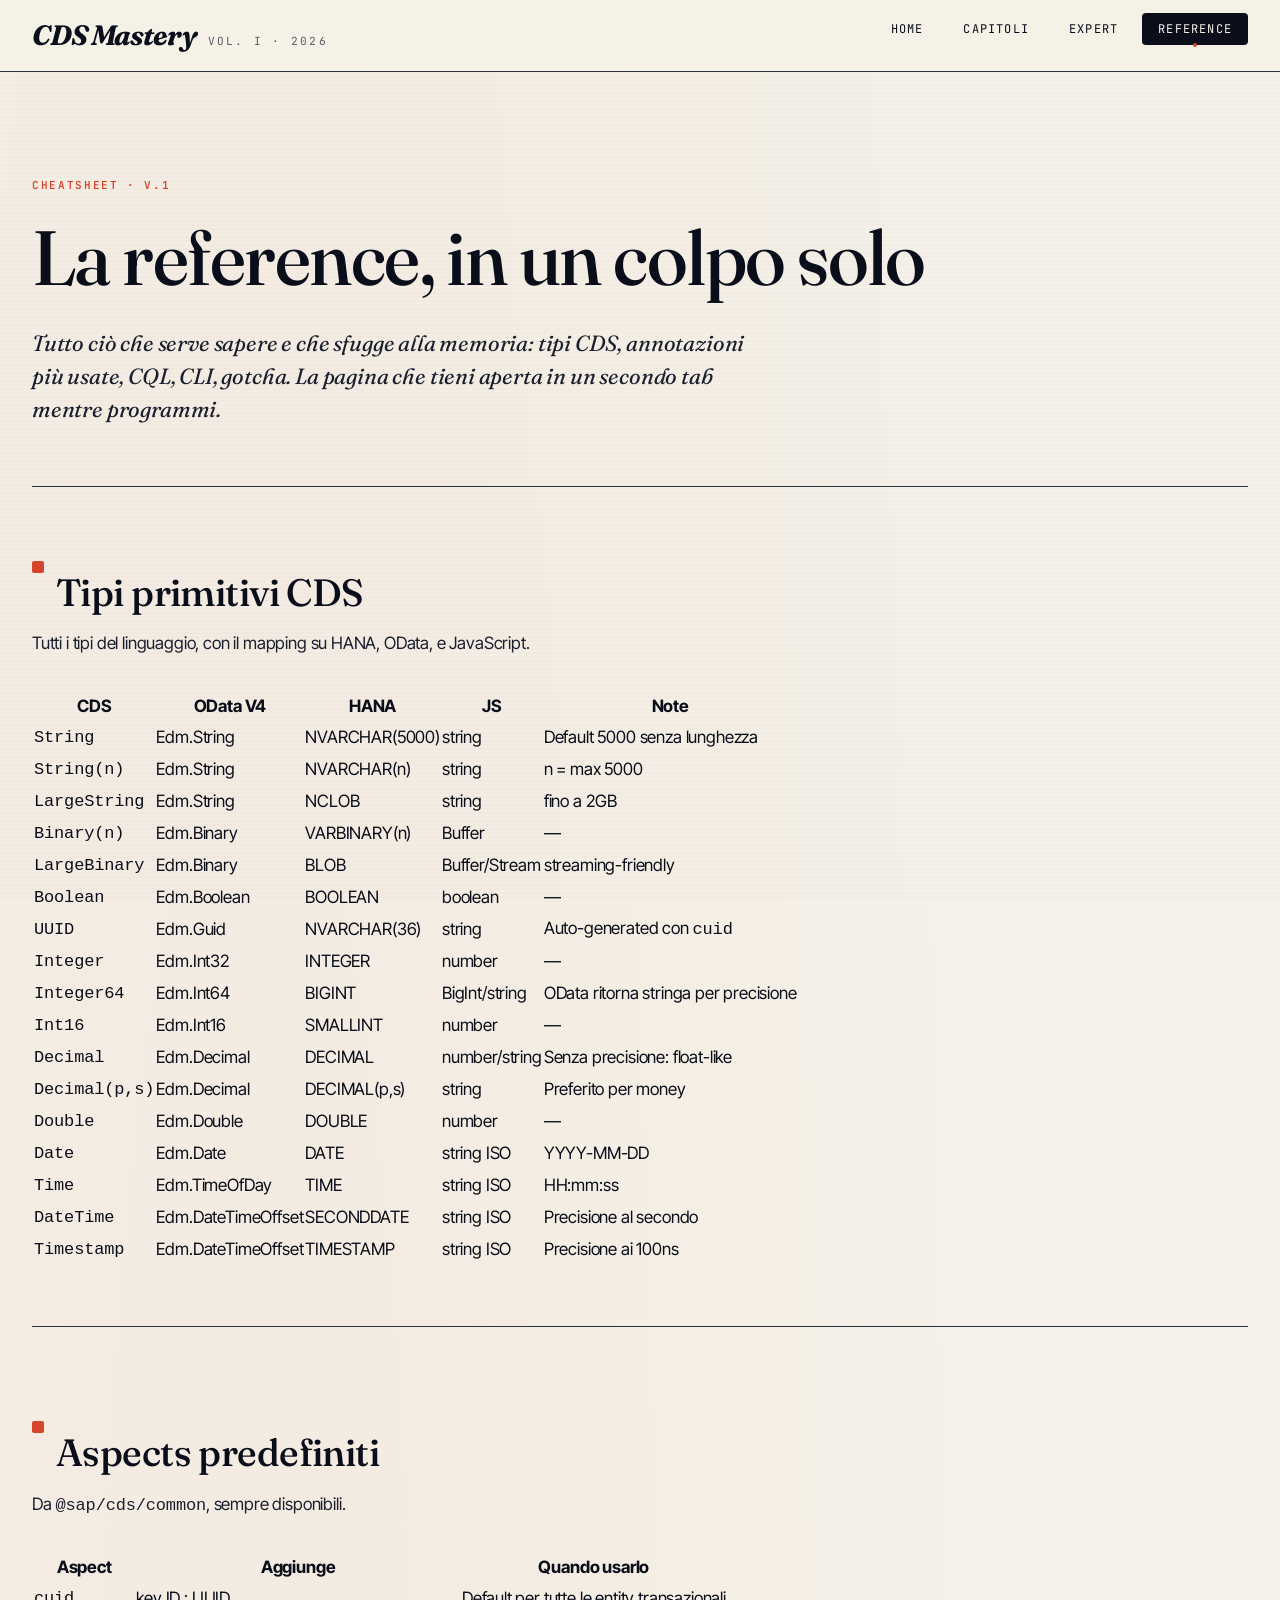
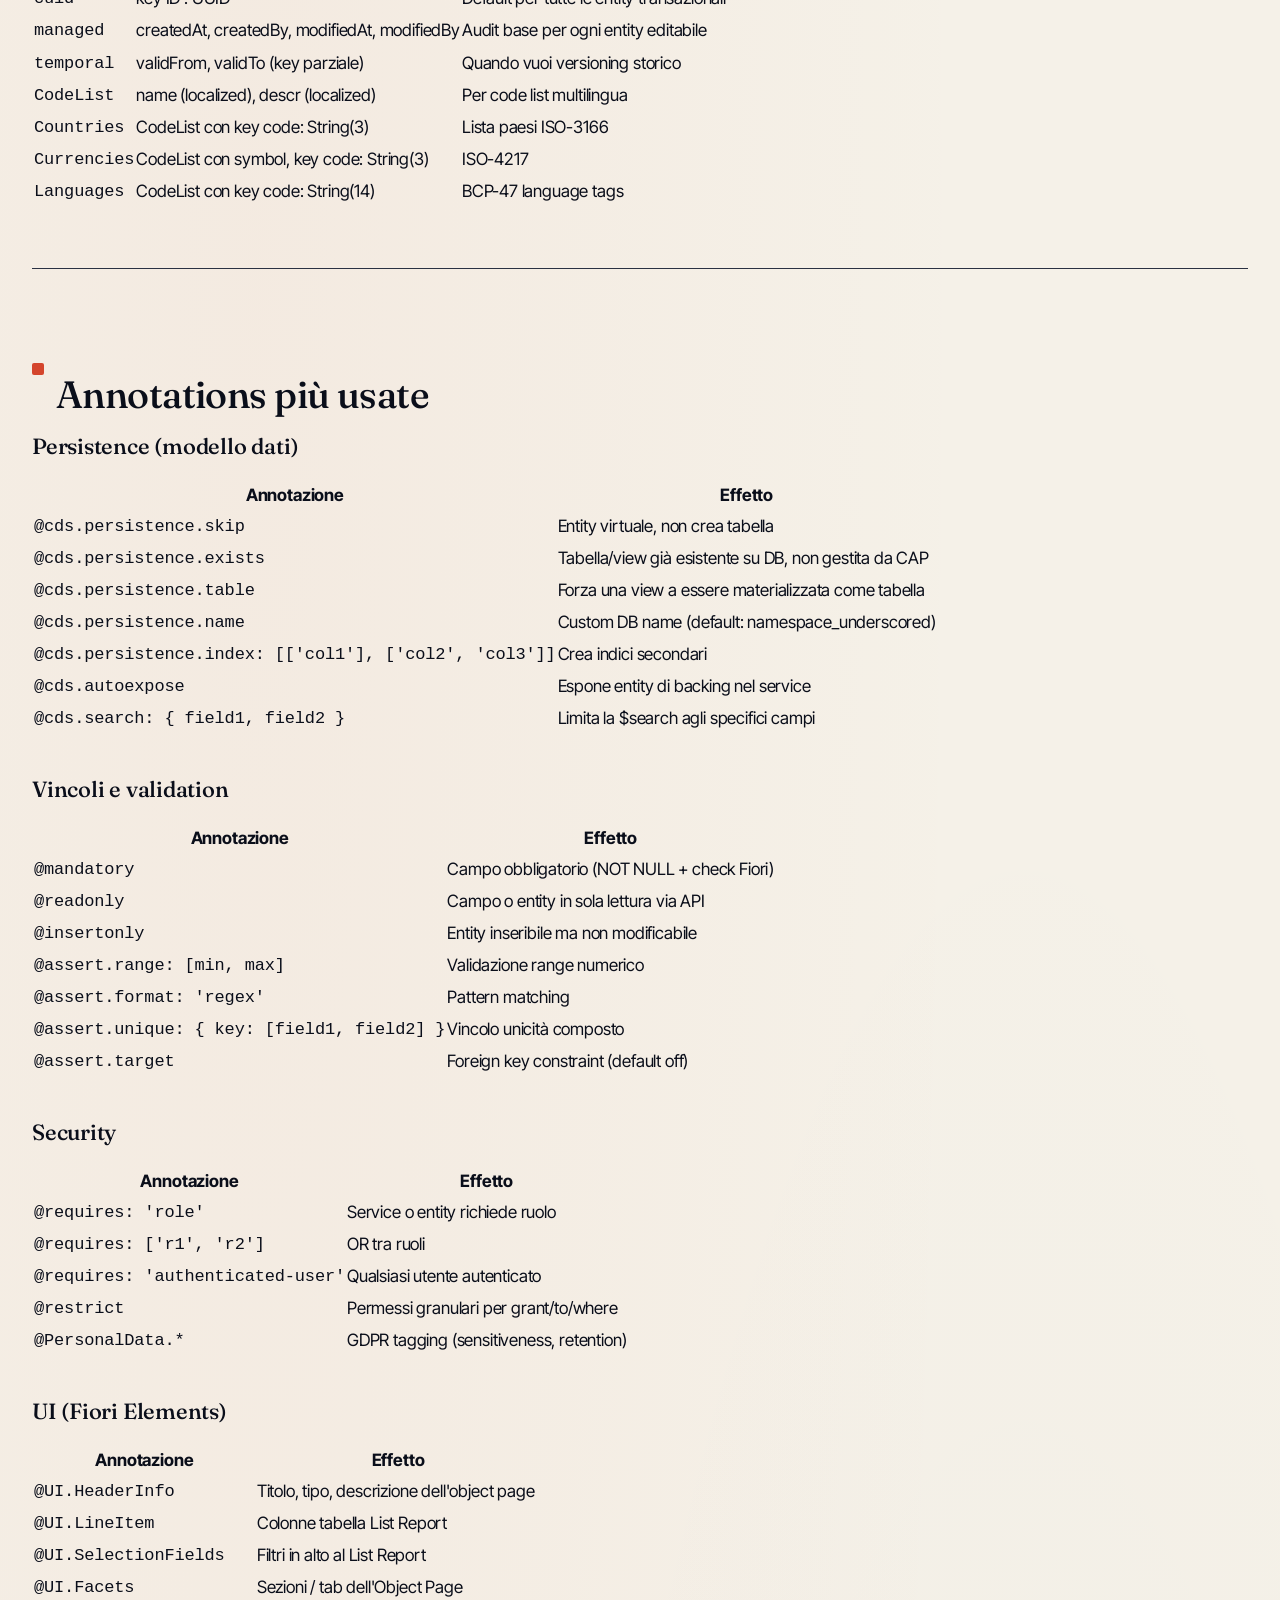
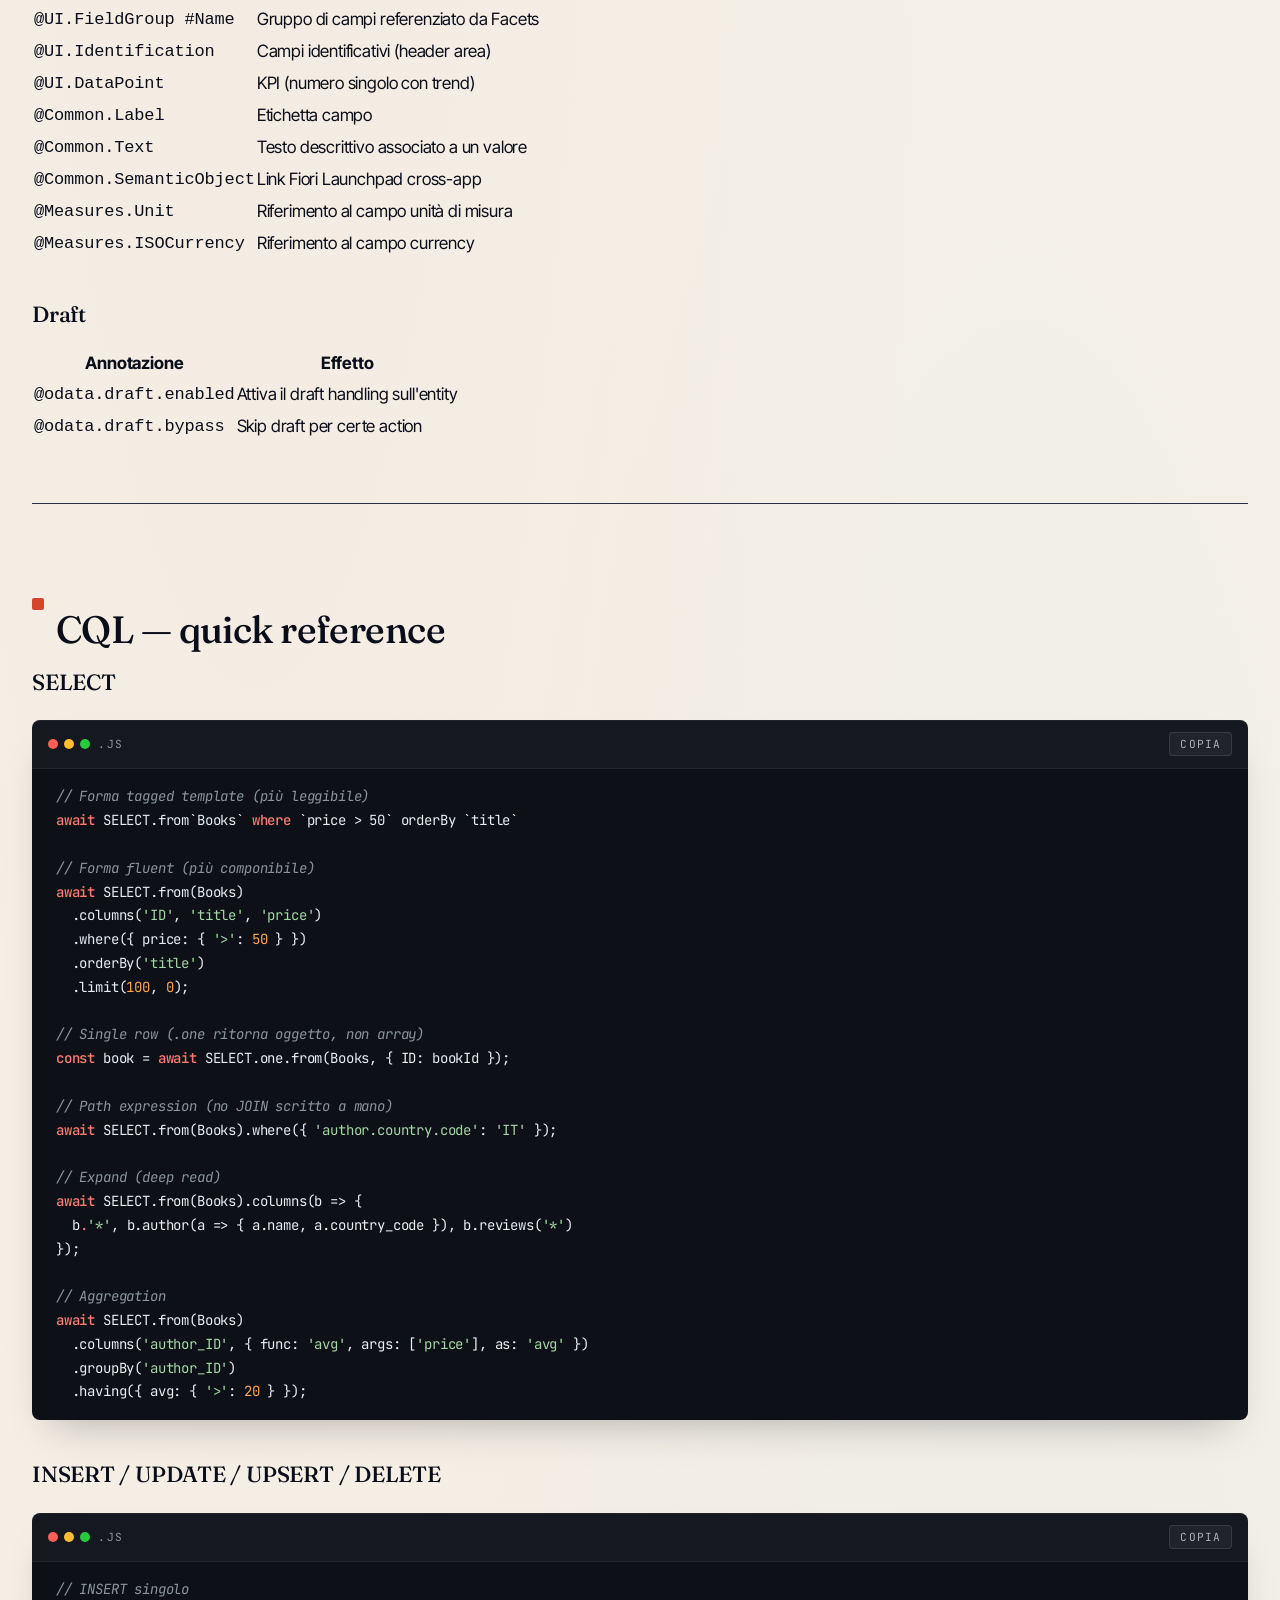
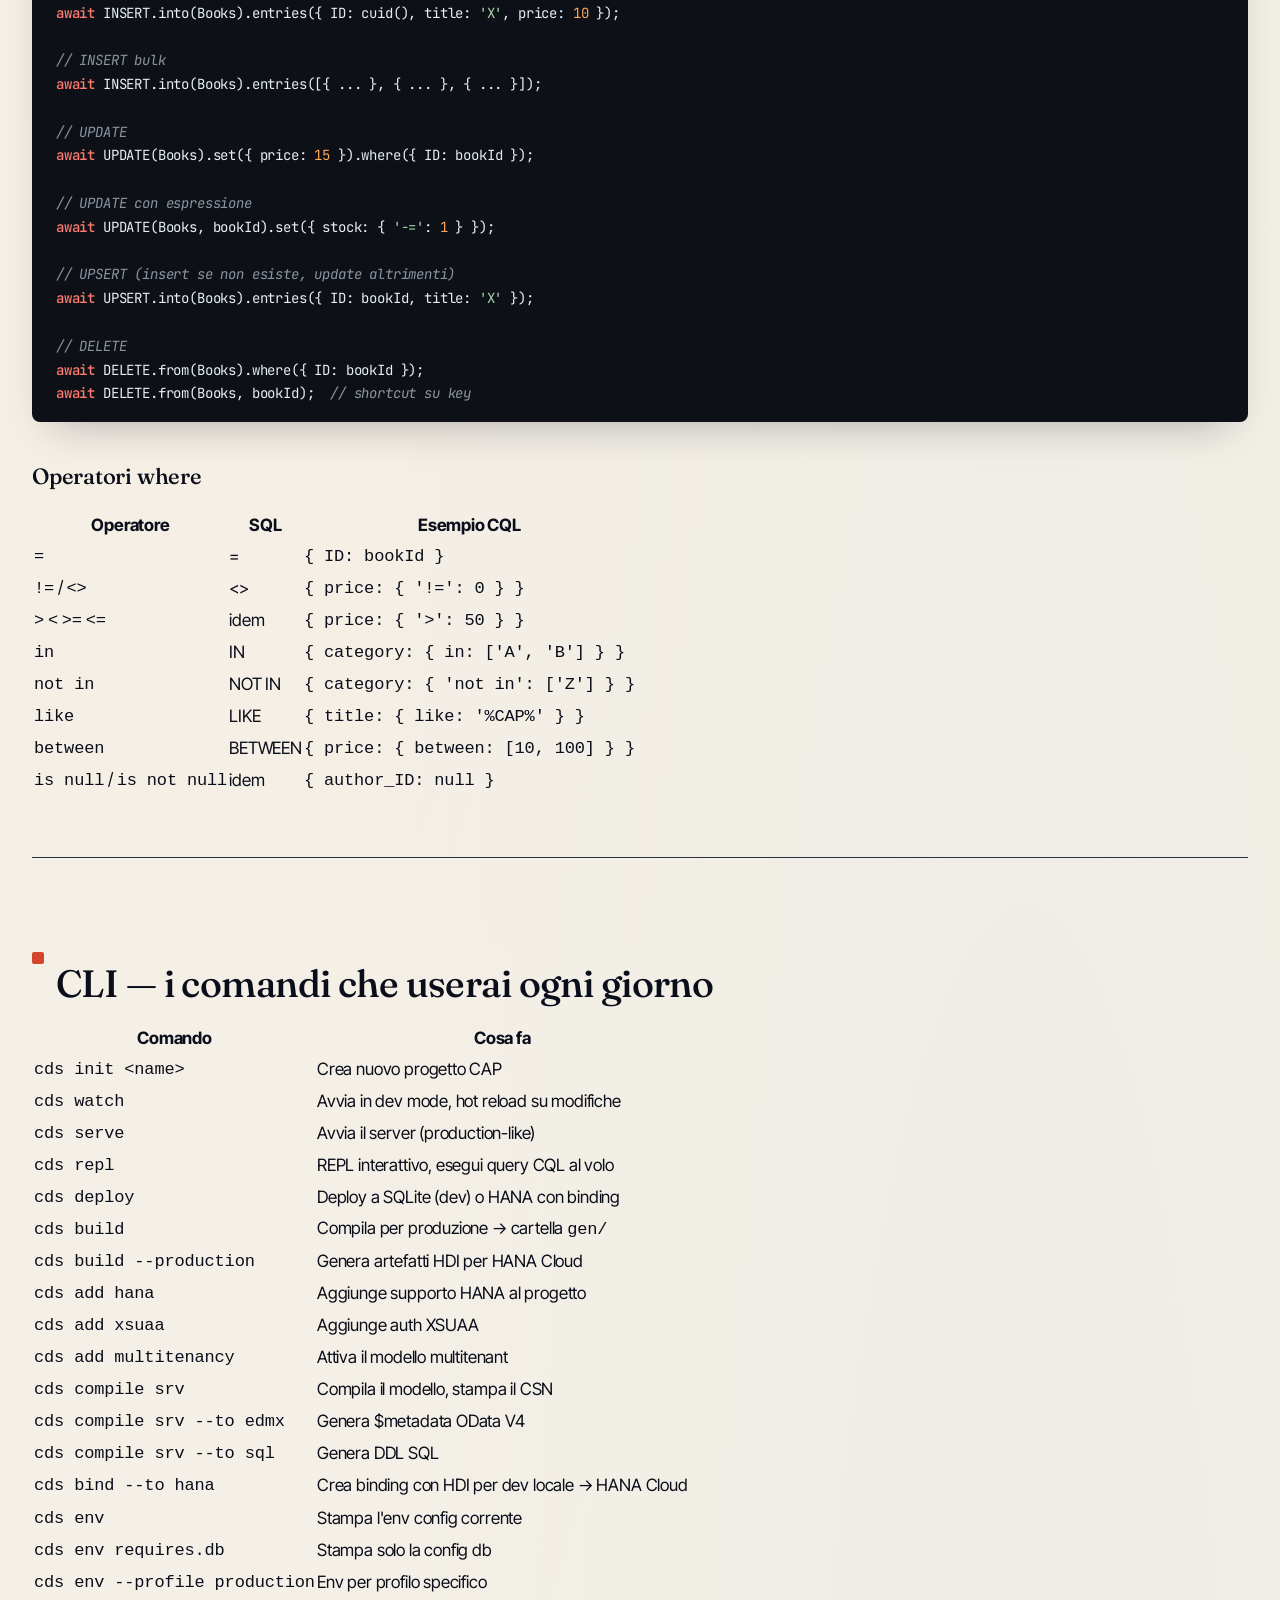
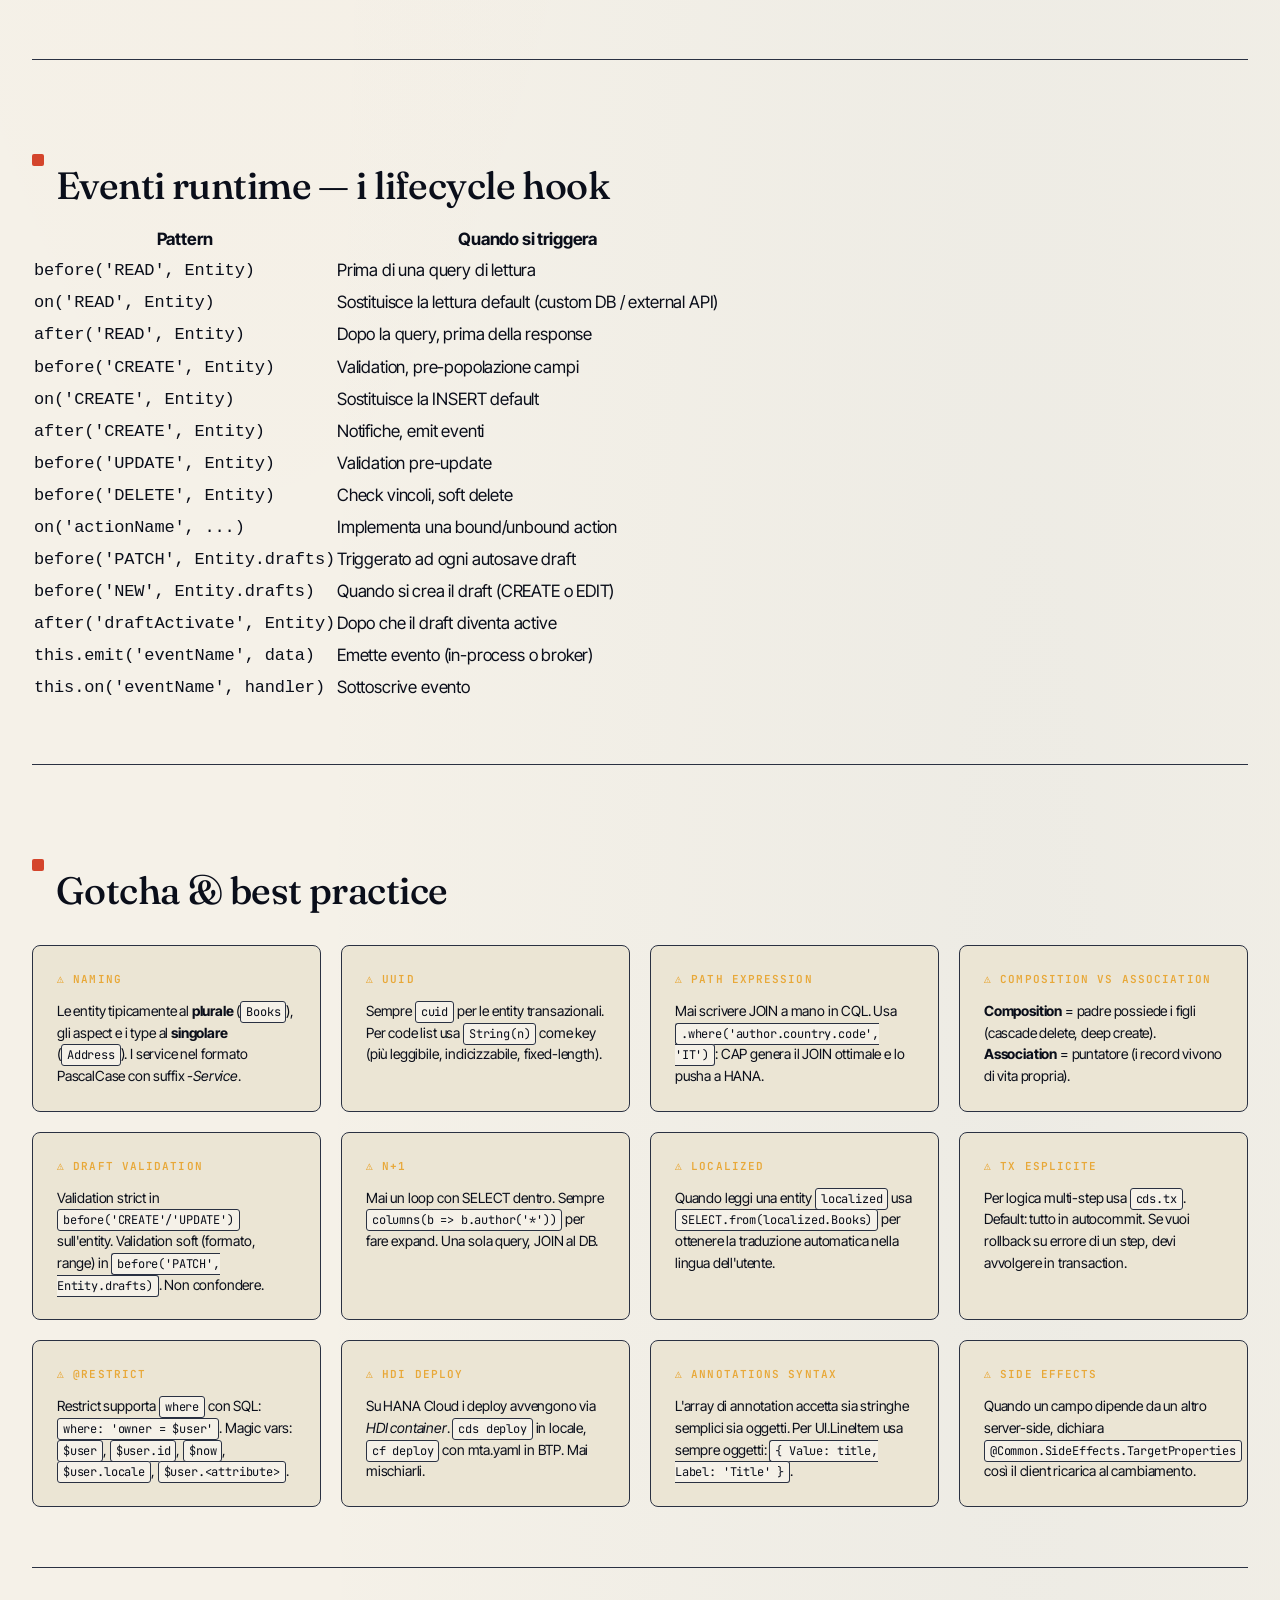
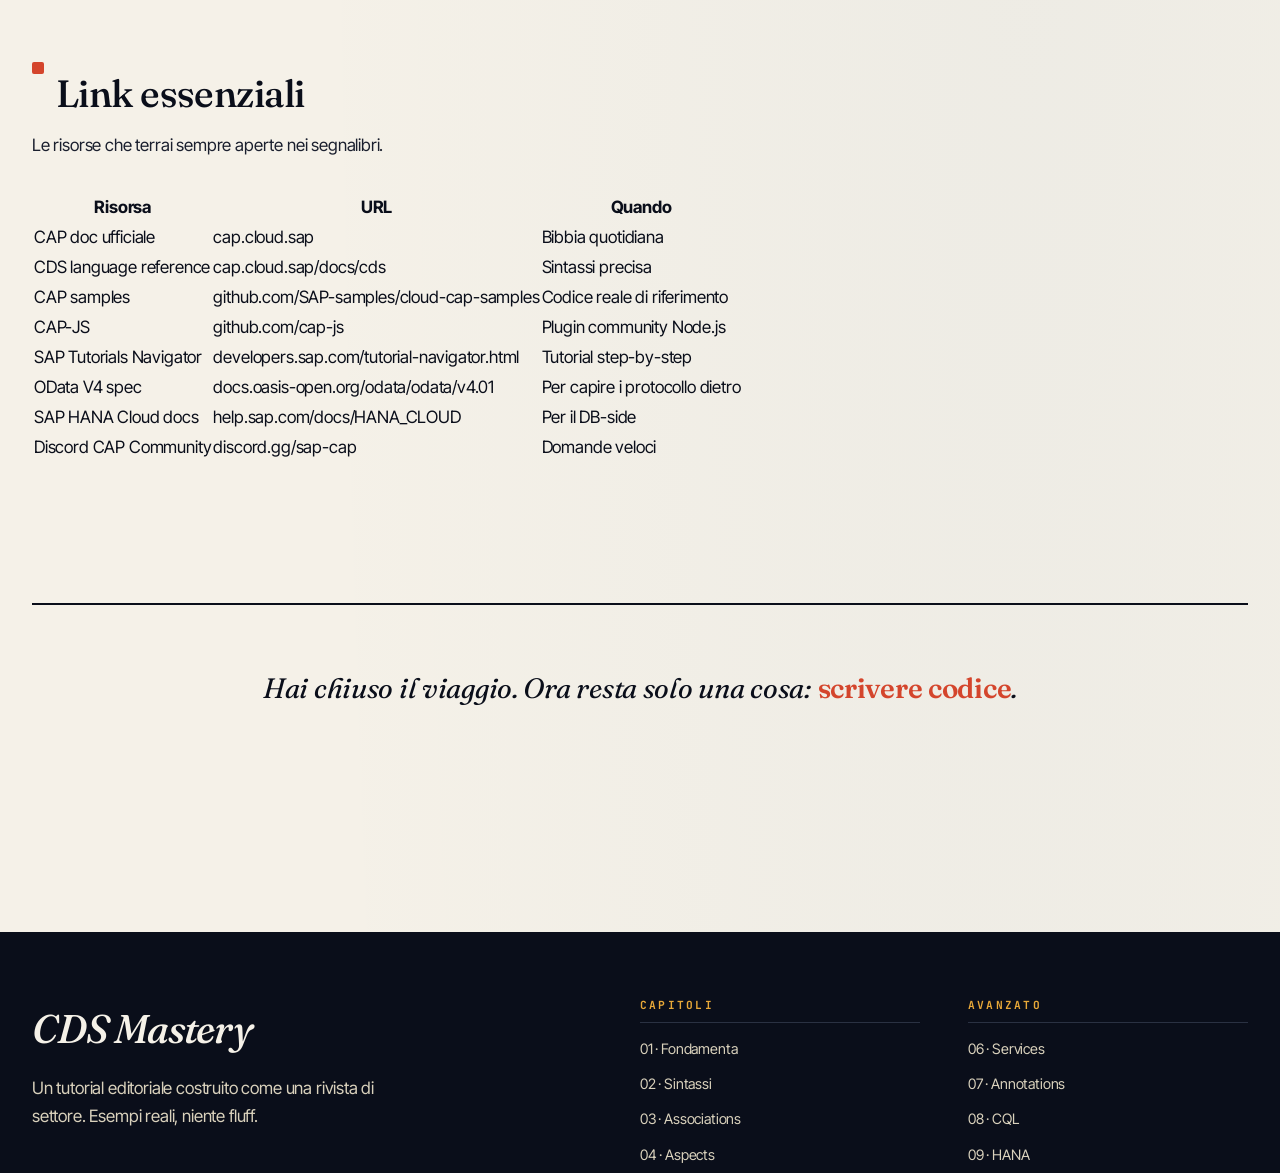
<file: reference.html>
<!DOCTYPE html>
<html lang="it">
<head>
<meta charset="UTF-8">
<meta name="viewport" content="width=device-width, initial-scale=1.0">
<title>Reference — CDS Mastery</title>
<link rel="stylesheet" href="css/style.css">
</head>
<body>

<nav class="topbar">
  <div class="topbar-inner">
    <a href="index.html" class="brand">
      <span class="brand-mark">CDS Mastery</span>
      <span class="brand-sub">Vol. I · 2026</span>
    </a>
    <ul class="nav-pages">
      <li><a href="index.html">Home</a></li>
      <li><a href="ch01-foundations.html">Capitoli</a></li>
      <li><a href="ch10-expert.html">Expert</a></li>
      <li><a href="reference.html" class="active">Reference</a></li>
    </ul>
  </div>
</nav>

<main class="layout-single">
  
  <section class="page-hero">
    <div class="kicker">Cheatsheet · v.1</div>
    <h1 class="page-title">La reference, in un colpo solo</h1>
    <p class="page-lead">Tutto ciò che serve sapere e che sfugge alla memoria: tipi CDS, annotazioni più usate, CQL, CLI, gotcha. La pagina che tieni aperta in un secondo tab mentre programmi.</p>
  </section>
  
  <section class="ref-section">
    <h2 class="ref-title">Tipi primitivi CDS</h2>
    <p class="ref-intro">Tutti i tipi del linguaggio, con il mapping su HANA, OData, e JavaScript.</p>
    
    <table class="data-table">
      <thead>
        <tr><th>CDS</th><th>OData V4</th><th>HANA</th><th>JS</th><th>Note</th></tr>
      </thead>
      <tbody>
        <tr><td><code>String</code></td><td>Edm.String</td><td>NVARCHAR(5000)</td><td>string</td><td>Default 5000 senza lunghezza</td></tr>
        <tr><td><code>String(n)</code></td><td>Edm.String</td><td>NVARCHAR(n)</td><td>string</td><td>n = max 5000</td></tr>
        <tr><td><code>LargeString</code></td><td>Edm.String</td><td>NCLOB</td><td>string</td><td>fino a 2GB</td></tr>
        <tr><td><code>Binary(n)</code></td><td>Edm.Binary</td><td>VARBINARY(n)</td><td>Buffer</td><td>—</td></tr>
        <tr><td><code>LargeBinary</code></td><td>Edm.Binary</td><td>BLOB</td><td>Buffer/Stream</td><td>streaming-friendly</td></tr>
        <tr><td><code>Boolean</code></td><td>Edm.Boolean</td><td>BOOLEAN</td><td>boolean</td><td>—</td></tr>
        <tr><td><code>UUID</code></td><td>Edm.Guid</td><td>NVARCHAR(36)</td><td>string</td><td>Auto-generated con <code>cuid</code></td></tr>
        <tr><td><code>Integer</code></td><td>Edm.Int32</td><td>INTEGER</td><td>number</td><td>—</td></tr>
        <tr><td><code>Integer64</code></td><td>Edm.Int64</td><td>BIGINT</td><td>BigInt/string</td><td>OData ritorna stringa per precisione</td></tr>
        <tr><td><code>Int16</code></td><td>Edm.Int16</td><td>SMALLINT</td><td>number</td><td>—</td></tr>
        <tr><td><code>Decimal</code></td><td>Edm.Decimal</td><td>DECIMAL</td><td>number/string</td><td>Senza precisione: float-like</td></tr>
        <tr><td><code>Decimal(p,s)</code></td><td>Edm.Decimal</td><td>DECIMAL(p,s)</td><td>string</td><td>Preferito per money</td></tr>
        <tr><td><code>Double</code></td><td>Edm.Double</td><td>DOUBLE</td><td>number</td><td>—</td></tr>
        <tr><td><code>Date</code></td><td>Edm.Date</td><td>DATE</td><td>string ISO</td><td>YYYY-MM-DD</td></tr>
        <tr><td><code>Time</code></td><td>Edm.TimeOfDay</td><td>TIME</td><td>string ISO</td><td>HH:mm:ss</td></tr>
        <tr><td><code>DateTime</code></td><td>Edm.DateTimeOffset</td><td>SECONDDATE</td><td>string ISO</td><td>Precisione al secondo</td></tr>
        <tr><td><code>Timestamp</code></td><td>Edm.DateTimeOffset</td><td>TIMESTAMP</td><td>string ISO</td><td>Precisione ai 100ns</td></tr>
      </tbody>
    </table>
  </section>
  
  <section class="ref-section">
    <h2 class="ref-title">Aspects predefiniti</h2>
    <p class="ref-intro">Da <code>@sap/cds/common</code>, sempre disponibili.</p>
    
    <table class="data-table">
      <thead><tr><th>Aspect</th><th>Aggiunge</th><th>Quando usarlo</th></tr></thead>
      <tbody>
        <tr><td><code>cuid</code></td><td>key ID : UUID</td><td>Default per tutte le entity transazionali</td></tr>
        <tr><td><code>managed</code></td><td>createdAt, createdBy, modifiedAt, modifiedBy</td><td>Audit base per ogni entity editabile</td></tr>
        <tr><td><code>temporal</code></td><td>validFrom, validTo (key parziale)</td><td>Quando vuoi versioning storico</td></tr>
        <tr><td><code>CodeList</code></td><td>name (localized), descr (localized)</td><td>Per code list multilingua</td></tr>
        <tr><td><code>Countries</code></td><td>CodeList con key code: String(3)</td><td>Lista paesi ISO-3166</td></tr>
        <tr><td><code>Currencies</code></td><td>CodeList con symbol, key code: String(3)</td><td>ISO-4217</td></tr>
        <tr><td><code>Languages</code></td><td>CodeList con key code: String(14)</td><td>BCP-47 language tags</td></tr>
      </tbody>
    </table>
  </section>
  
  <section class="ref-section">
    <h2 class="ref-title">Annotations più usate</h2>
    
    <h3 class="ref-subtitle">Persistence (modello dati)</h3>
    <table class="data-table">
      <thead><tr><th>Annotazione</th><th>Effetto</th></tr></thead>
      <tbody>
        <tr><td><code>@cds.persistence.skip</code></td><td>Entity virtuale, non crea tabella</td></tr>
        <tr><td><code>@cds.persistence.exists</code></td><td>Tabella/view già esistente su DB, non gestita da CAP</td></tr>
        <tr><td><code>@cds.persistence.table</code></td><td>Forza una view a essere materializzata come tabella</td></tr>
        <tr><td><code>@cds.persistence.name</code></td><td>Custom DB name (default: namespace_underscored)</td></tr>
        <tr><td><code>@cds.persistence.index: [['col1'], ['col2', 'col3']]</code></td><td>Crea indici secondari</td></tr>
        <tr><td><code>@cds.autoexpose</code></td><td>Espone entity di backing nel service</td></tr>
        <tr><td><code>@cds.search: { field1, field2 }</code></td><td>Limita la $search agli specifici campi</td></tr>
      </tbody>
    </table>
    
    <h3 class="ref-subtitle">Vincoli e validation</h3>
    <table class="data-table">
      <thead><tr><th>Annotazione</th><th>Effetto</th></tr></thead>
      <tbody>
        <tr><td><code>@mandatory</code></td><td>Campo obbligatorio (NOT NULL + check Fiori)</td></tr>
        <tr><td><code>@readonly</code></td><td>Campo o entity in sola lettura via API</td></tr>
        <tr><td><code>@insertonly</code></td><td>Entity inseribile ma non modificabile</td></tr>
        <tr><td><code>@assert.range: [min, max]</code></td><td>Validazione range numerico</td></tr>
        <tr><td><code>@assert.format: 'regex'</code></td><td>Pattern matching</td></tr>
        <tr><td><code>@assert.unique: { key: [field1, field2] }</code></td><td>Vincolo unicità composto</td></tr>
        <tr><td><code>@assert.target</code></td><td>Foreign key constraint (default off)</td></tr>
      </tbody>
    </table>
    
    <h3 class="ref-subtitle">Security</h3>
    <table class="data-table">
      <thead><tr><th>Annotazione</th><th>Effetto</th></tr></thead>
      <tbody>
        <tr><td><code>@requires: 'role'</code></td><td>Service o entity richiede ruolo</td></tr>
        <tr><td><code>@requires: ['r1', 'r2']</code></td><td>OR tra ruoli</td></tr>
        <tr><td><code>@requires: 'authenticated-user'</code></td><td>Qualsiasi utente autenticato</td></tr>
        <tr><td><code>@restrict</code></td><td>Permessi granulari per grant/to/where</td></tr>
        <tr><td><code>@PersonalData.*</code></td><td>GDPR tagging (sensitiveness, retention)</td></tr>
      </tbody>
    </table>
    
    <h3 class="ref-subtitle">UI (Fiori Elements)</h3>
    <table class="data-table">
      <thead><tr><th>Annotazione</th><th>Effetto</th></tr></thead>
      <tbody>
        <tr><td><code>@UI.HeaderInfo</code></td><td>Titolo, tipo, descrizione dell'object page</td></tr>
        <tr><td><code>@UI.LineItem</code></td><td>Colonne tabella List Report</td></tr>
        <tr><td><code>@UI.SelectionFields</code></td><td>Filtri in alto al List Report</td></tr>
        <tr><td><code>@UI.Facets</code></td><td>Sezioni / tab dell'Object Page</td></tr>
        <tr><td><code>@UI.FieldGroup #Name</code></td><td>Gruppo di campi referenziato da Facets</td></tr>
        <tr><td><code>@UI.Identification</code></td><td>Campi identificativi (header area)</td></tr>
        <tr><td><code>@UI.DataPoint</code></td><td>KPI (numero singolo con trend)</td></tr>
        <tr><td><code>@Common.Label</code></td><td>Etichetta campo</td></tr>
        <tr><td><code>@Common.Text</code></td><td>Testo descrittivo associato a un valore</td></tr>
        <tr><td><code>@Common.SemanticObject</code></td><td>Link Fiori Launchpad cross-app</td></tr>
        <tr><td><code>@Measures.Unit</code></td><td>Riferimento al campo unità di misura</td></tr>
        <tr><td><code>@Measures.ISOCurrency</code></td><td>Riferimento al campo currency</td></tr>
      </tbody>
    </table>
    
    <h3 class="ref-subtitle">Draft</h3>
    <table class="data-table">
      <thead><tr><th>Annotazione</th><th>Effetto</th></tr></thead>
      <tbody>
        <tr><td><code>@odata.draft.enabled</code></td><td>Attiva il draft handling sull'entity</td></tr>
        <tr><td><code>@odata.draft.bypass</code></td><td>Skip draft per certe action</td></tr>
      </tbody>
    </table>
  </section>
  
  <section class="ref-section">
    <h2 class="ref-title">CQL — quick reference</h2>
    
    <h3 class="ref-subtitle">SELECT</h3>
    <div class="code-block">
      <div class="code-header">
        <div class="code-lang"><span class="code-dots"><span class="code-dot"></span><span class="code-dot"></span><span class="code-dot"></span></span><span>.js</span></div>
        <button class="code-copy">Copia</button>
      </div>
      <pre><code><span class="cmt">// Forma tagged template (più leggibile)</span>
<span class="kw">await</span> SELECT.from`Books` <span class="kw">where</span> `price &gt; 50` orderBy `title`

<span class="cmt">// Forma fluent (più componibile)</span>
<span class="kw">await</span> SELECT.from(Books)
  .columns(<span class="str">'ID'</span>, <span class="str">'title'</span>, <span class="str">'price'</span>)
  .where({ price: { <span class="str">'&gt;'</span>: <span class="num">50</span> } })
  .orderBy(<span class="str">'title'</span>)
  .limit(<span class="num">100</span>, <span class="num">0</span>);

<span class="cmt">// Single row (.one ritorna oggetto, non array)</span>
<span class="kw">const</span> book = <span class="kw">await</span> SELECT.one.from(Books, { ID: bookId });

<span class="cmt">// Path expression (no JOIN scritto a mano)</span>
<span class="kw">await</span> SELECT.from(Books).where({ <span class="str">'author.country.code'</span>: <span class="str">'IT'</span> });

<span class="cmt">// Expand (deep read)</span>
<span class="kw">await</span> SELECT.from(Books).columns(b =&gt; {
  b<span class="op">.</span><span class="str">'*'</span>, b.author(a =&gt; { a.name, a.country_code }), b.reviews(<span class="str">'*'</span>)
});

<span class="cmt">// Aggregation</span>
<span class="kw">await</span> SELECT.from(Books)
  .columns(<span class="str">'author_ID'</span>, { func: <span class="str">'avg'</span>, args: [<span class="str">'price'</span>], as: <span class="str">'avg'</span> })
  .groupBy(<span class="str">'author_ID'</span>)
  .having({ avg: { <span class="str">'&gt;'</span>: <span class="num">20</span> } });</code></pre>
    </div>
    
    <h3 class="ref-subtitle">INSERT / UPDATE / UPSERT / DELETE</h3>
    <div class="code-block">
      <div class="code-header">
        <div class="code-lang"><span class="code-dots"><span class="code-dot"></span><span class="code-dot"></span><span class="code-dot"></span></span><span>.js</span></div>
        <button class="code-copy">Copia</button>
      </div>
      <pre><code><span class="cmt">// INSERT singolo</span>
<span class="kw">await</span> INSERT.into(Books).entries({ ID: cuid(), title: <span class="str">'X'</span>, price: <span class="num">10</span> });

<span class="cmt">// INSERT bulk</span>
<span class="kw">await</span> INSERT.into(Books).entries([{ ... }, { ... }, { ... }]);

<span class="cmt">// UPDATE</span>
<span class="kw">await</span> UPDATE(Books).set({ price: <span class="num">15</span> }).where({ ID: bookId });

<span class="cmt">// UPDATE con espressione</span>
<span class="kw">await</span> UPDATE(Books, bookId).set({ stock: { <span class="str">'-='</span>: <span class="num">1</span> } });

<span class="cmt">// UPSERT (insert se non esiste, update altrimenti)</span>
<span class="kw">await</span> UPSERT.into(Books).entries({ ID: bookId, title: <span class="str">'X'</span> });

<span class="cmt">// DELETE</span>
<span class="kw">await</span> DELETE.from(Books).where({ ID: bookId });
<span class="kw">await</span> DELETE.from(Books, bookId);  <span class="cmt">// shortcut su key</span></code></pre>
    </div>
    
    <h3 class="ref-subtitle">Operatori where</h3>
    <table class="data-table">
      <thead><tr><th>Operatore</th><th>SQL</th><th>Esempio CQL</th></tr></thead>
      <tbody>
        <tr><td><code>=</code></td><td>=</td><td><code>{ ID: bookId }</code></td></tr>
        <tr><td><code>!=</code> / <code>&lt;&gt;</code></td><td>&lt;&gt;</td><td><code>{ price: { '!=': 0 } }</code></td></tr>
        <tr><td><code>&gt;</code> <code>&lt;</code> <code>&gt;=</code> <code>&lt;=</code></td><td>idem</td><td><code>{ price: { '&gt;': 50 } }</code></td></tr>
        <tr><td><code>in</code></td><td>IN</td><td><code>{ category: { in: ['A', 'B'] } }</code></td></tr>
        <tr><td><code>not in</code></td><td>NOT IN</td><td><code>{ category: { 'not in': ['Z'] } }</code></td></tr>
        <tr><td><code>like</code></td><td>LIKE</td><td><code>{ title: { like: '%CAP%' } }</code></td></tr>
        <tr><td><code>between</code></td><td>BETWEEN</td><td><code>{ price: { between: [10, 100] } }</code></td></tr>
        <tr><td><code>is null</code> / <code>is not null</code></td><td>idem</td><td><code>{ author_ID: null }</code></td></tr>
      </tbody>
    </table>
  </section>
  
  <section class="ref-section">
    <h2 class="ref-title">CLI — i comandi che userai ogni giorno</h2>
    
    <table class="data-table">
      <thead><tr><th>Comando</th><th>Cosa fa</th></tr></thead>
      <tbody>
        <tr><td><code>cds init &lt;name&gt;</code></td><td>Crea nuovo progetto CAP</td></tr>
        <tr><td><code>cds watch</code></td><td>Avvia in dev mode, hot reload su modifiche</td></tr>
        <tr><td><code>cds serve</code></td><td>Avvia il server (production-like)</td></tr>
        <tr><td><code>cds repl</code></td><td>REPL interattivo, esegui query CQL al volo</td></tr>
        <tr><td><code>cds deploy</code></td><td>Deploy a SQLite (dev) o HANA con binding</td></tr>
        <tr><td><code>cds build</code></td><td>Compila per produzione → cartella <code>gen/</code></td></tr>
        <tr><td><code>cds build --production</code></td><td>Genera artefatti HDI per HANA Cloud</td></tr>
        <tr><td><code>cds add hana</code></td><td>Aggiunge supporto HANA al progetto</td></tr>
        <tr><td><code>cds add xsuaa</code></td><td>Aggiunge auth XSUAA</td></tr>
        <tr><td><code>cds add multitenancy</code></td><td>Attiva il modello multitenant</td></tr>
        <tr><td><code>cds compile srv</code></td><td>Compila il modello, stampa il CSN</td></tr>
        <tr><td><code>cds compile srv --to edmx</code></td><td>Genera $metadata OData V4</td></tr>
        <tr><td><code>cds compile srv --to sql</code></td><td>Genera DDL SQL</td></tr>
        <tr><td><code>cds bind --to hana</code></td><td>Crea binding con HDI per dev locale → HANA Cloud</td></tr>
        <tr><td><code>cds env</code></td><td>Stampa l'env config corrente</td></tr>
        <tr><td><code>cds env requires.db</code></td><td>Stampa solo la config db</td></tr>
        <tr><td><code>cds env --profile production</code></td><td>Env per profilo specifico</td></tr>
      </tbody>
    </table>
  </section>
  
  <section class="ref-section">
    <h2 class="ref-title">Eventi runtime — i lifecycle hook</h2>
    
    <table class="data-table">
      <thead><tr><th>Pattern</th><th>Quando si triggera</th></tr></thead>
      <tbody>
        <tr><td><code>before('READ', Entity)</code></td><td>Prima di una query di lettura</td></tr>
        <tr><td><code>on('READ', Entity)</code></td><td>Sostituisce la lettura default (custom DB / external API)</td></tr>
        <tr><td><code>after('READ', Entity)</code></td><td>Dopo la query, prima della response</td></tr>
        <tr><td><code>before('CREATE', Entity)</code></td><td>Validation, pre-popolazione campi</td></tr>
        <tr><td><code>on('CREATE', Entity)</code></td><td>Sostituisce la INSERT default</td></tr>
        <tr><td><code>after('CREATE', Entity)</code></td><td>Notifiche, emit eventi</td></tr>
        <tr><td><code>before('UPDATE', Entity)</code></td><td>Validation pre-update</td></tr>
        <tr><td><code>before('DELETE', Entity)</code></td><td>Check vincoli, soft delete</td></tr>
        <tr><td><code>on('actionName', ...)</code></td><td>Implementa una bound/unbound action</td></tr>
        <tr><td><code>before('PATCH', Entity.drafts)</code></td><td>Triggerato ad ogni autosave draft</td></tr>
        <tr><td><code>before('NEW', Entity.drafts)</code></td><td>Quando si crea il draft (CREATE o EDIT)</td></tr>
        <tr><td><code>after('draftActivate', Entity)</code></td><td>Dopo che il draft diventa active</td></tr>
        <tr><td><code>this.emit('eventName', data)</code></td><td>Emette evento (in-process o broker)</td></tr>
        <tr><td><code>this.on('eventName', handler)</code></td><td>Sottoscrive evento</td></tr>
      </tbody>
    </table>
  </section>
  
  <section class="ref-section">
    <h2 class="ref-title">Gotcha & best practice</h2>
    
    <div class="cheatsheet-grid">
      
      <div class="cheat-card">
        <div class="cheat-kicker">⚠ Naming</div>
        <p>Le entity tipicamente al <strong>plurale</strong> (<code>Books</code>), gli aspect e i type al <strong>singolare</strong> (<code>Address</code>). I service nel formato PascalCase con suffix <em>-Service</em>.</p>
      </div>
      
      <div class="cheat-card">
        <div class="cheat-kicker">⚠ UUID</div>
        <p>Sempre <code>cuid</code> per le entity transazionali. Per code list usa <code>String(n)</code> come key (più leggibile, indicizzabile, fixed-length).</p>
      </div>
      
      <div class="cheat-card">
        <div class="cheat-kicker">⚠ Path expression</div>
        <p>Mai scrivere JOIN a mano in CQL. Usa <code>.where('author.country.code', 'IT')</code>: CAP genera il JOIN ottimale e lo pusha a HANA.</p>
      </div>
      
      <div class="cheat-card">
        <div class="cheat-kicker">⚠ Composition vs Association</div>
        <p><strong>Composition</strong> = padre possiede i figli (cascade delete, deep create). <strong>Association</strong> = puntatore (i record vivono di vita propria).</p>
      </div>
      
      <div class="cheat-card">
        <div class="cheat-kicker">⚠ Draft validation</div>
        <p>Validation strict in <code>before('CREATE'/'UPDATE')</code> sull'entity. Validation soft (formato, range) in <code>before('PATCH', Entity.drafts)</code>. Non confondere.</p>
      </div>
      
      <div class="cheat-card">
        <div class="cheat-kicker">⚠ N+1</div>
        <p>Mai un loop con SELECT dentro. Sempre <code>columns(b =&gt; b.author('*'))</code> per fare expand. Una sola query, JOIN al DB.</p>
      </div>
      
      <div class="cheat-card">
        <div class="cheat-kicker">⚠ localized</div>
        <p>Quando leggi una entity <code>localized</code> usa <code>SELECT.from(localized.Books)</code> per ottenere la traduzione automatica nella lingua dell'utente.</p>
      </div>
      
      <div class="cheat-card">
        <div class="cheat-kicker">⚠ Tx esplicite</div>
        <p>Per logica multi-step usa <code>cds.tx</code>. Default: tutto in autocommit. Se vuoi rollback su errore di un step, devi avvolgere in transaction.</p>
      </div>
      
      <div class="cheat-card">
        <div class="cheat-kicker">⚠ @restrict</div>
        <p>Restrict supporta <code>where</code> con SQL: <code>where: 'owner = $user'</code>. Magic vars: <code>$user</code>, <code>$user.id</code>, <code>$now</code>, <code>$user.locale</code>, <code>$user.&lt;attribute&gt;</code>.</p>
      </div>
      
      <div class="cheat-card">
        <div class="cheat-kicker">⚠ HDI deploy</div>
        <p>Su HANA Cloud i deploy avvengono via <em>HDI container</em>. <code>cds deploy</code> in locale, <code>cf deploy</code> con mta.yaml in BTP. Mai mischiarli.</p>
      </div>
      
      <div class="cheat-card">
        <div class="cheat-kicker">⚠ Annotations syntax</div>
        <p>L'array di annotation accetta sia stringhe semplici sia oggetti. Per UI.LineItem usa sempre oggetti: <code>{ Value: title, Label: 'Title' }</code>.</p>
      </div>
      
      <div class="cheat-card">
        <div class="cheat-kicker">⚠ Side effects</div>
        <p>Quando un campo dipende da un altro server-side, dichiara <code>@Common.SideEffects.TargetProperties</code> così il client ricarica al cambiamento.</p>
      </div>
      
    </div>
  </section>
  
  <section class="ref-section">
    <h2 class="ref-title">Link essenziali</h2>
    <p class="ref-intro">Le risorse che terrai sempre aperte nei segnalibri.</p>
    
    <table class="data-table">
      <thead><tr><th>Risorsa</th><th>URL</th><th>Quando</th></tr></thead>
      <tbody>
        <tr><td>CAP doc ufficiale</td><td>cap.cloud.sap</td><td>Bibbia quotidiana</td></tr>
        <tr><td>CDS language reference</td><td>cap.cloud.sap/docs/cds</td><td>Sintassi precisa</td></tr>
        <tr><td>CAP samples</td><td>github.com/SAP-samples/cloud-cap-samples</td><td>Codice reale di riferimento</td></tr>
        <tr><td>CAP-JS</td><td>github.com/cap-js</td><td>Plugin community Node.js</td></tr>
        <tr><td>SAP Tutorials Navigator</td><td>developers.sap.com/tutorial-navigator.html</td><td>Tutorial step-by-step</td></tr>
        <tr><td>OData V4 spec</td><td>docs.oasis-open.org/odata/odata/v4.01</td><td>Per capire i protocollo dietro</td></tr>
        <tr><td>SAP HANA Cloud docs</td><td>help.sap.com/docs/HANA_CLOUD</td><td>Per il DB-side</td></tr>
        <tr><td>Discord CAP Community</td><td>discord.gg/sap-cap</td><td>Domande veloci</td></tr>
      </tbody>
    </table>
  </section>
  
  <div class="ref-footer">
    <p>Hai chiuso il viaggio. Ora resta solo una cosa: <strong>scrivere codice</strong>.</p>
  </div>
  
</main>

<footer class="footer">
  <div class="footer-inner">
    <div>
      <div class="footer-brand">CDS Mastery</div>
      <p class="footer-tagline">Un tutorial editoriale costruito come una rivista di settore. Esempi reali, niente fluff.</p>
    </div>
    <div class="footer-section">
      <h5>Capitoli</h5>
      <ul>
        <li><a href="ch01-foundations.html">01 · Fondamenta</a></li>
        <li><a href="ch02-syntax.html">02 · Sintassi</a></li>
        <li><a href="ch03-associations.html">03 · Associations</a></li>
        <li><a href="ch04-aspects.html">04 · Aspects</a></li>
        <li><a href="ch05-views.html">05 · Views</a></li>
      </ul>
    </div>
    <div class="footer-section">
      <h5>Avanzato</h5>
      <ul>
        <li><a href="ch06-services.html">06 · Services</a></li>
        <li><a href="ch07-annotations.html">07 · Annotations</a></li>
        <li><a href="ch08-cql.html">08 · CQL</a></li>
        <li><a href="ch09-hana.html">09 · HANA</a></li>
        <li><a href="ch10-expert.html">10 · Expert</a></li>
      </ul>
    </div>
  </div>
  <div class="footer-base">
    <span>CDS Mastery · Vol. I · 2026</span>
    <span>Made with care — for CAP developers</span>
  </div>
</footer>

<script src="js/main.js"></script>
</body>
</html>
</file>
<file: css/style.css>
/* ========================================
   CDS MASTERY - Editorial Tech Theme
   ======================================== */

@import url('https://fonts.googleapis.com/css2?family=Fraunces:ital,opsz,wght@0,9..144,300;0,9..144,400;0,9..144,500;0,9..144,600;0,9..144,700;0,9..144,900;1,9..144,400&family=JetBrains+Mono:wght@400;500;600;700&family=Inter+Tight:wght@300;400;500;600;700&display=swap');

:root {
  /* Palette: ink, paper, signal */
  --ink: #0a0e1a;
  --ink-soft: #1a1f2e;
  --ink-line: #2a3142;
  --paper: #f5f1e8;
  --paper-warm: #ebe5d4;
  --paper-deep: #d9d1bc;
  
  /* Signal colors */
  --signal-red: #d4452c;
  --signal-amber: #e8a838;
  --signal-emerald: #4a7c59;
  --signal-azure: #2c5f8d;
  --signal-violet: #5d4e8c;
  
  /* Code colors */
  --code-bg: #0d1117;
  --code-text: #e6edf3;
  --code-keyword: #ff7b72;
  --code-string: #a5d6a7;
  --code-type: #79c0ff;
  --code-comment: #8b949e;
  --code-function: #d2a8ff;
  --code-number: #ffa657;
  
  /* Typography */
  --font-display: 'Fraunces', Georgia, serif;
  --font-body: 'Inter Tight', system-ui, sans-serif;
  --font-mono: 'JetBrains Mono', 'Courier New', monospace;
  
  /* Spacing scale */
  --space-1: 0.25rem;
  --space-2: 0.5rem;
  --space-3: 0.75rem;
  --space-4: 1rem;
  --space-6: 1.5rem;
  --space-8: 2rem;
  --space-12: 3rem;
  --space-16: 4rem;
  --space-24: 6rem;
}

* {
  margin: 0;
  padding: 0;
  box-sizing: border-box;
}

html {
  scroll-behavior: smooth;
  scroll-padding-top: 80px;
}

body {
  font-family: var(--font-body);
  background: var(--paper);
  color: var(--ink);
  line-height: 1.65;
  font-size: 17px;
  font-weight: 400;
  letter-spacing: -0.01em;
  background-image: 
    radial-gradient(at 20% 20%, rgba(212, 69, 44, 0.04) 0px, transparent 50%),
    radial-gradient(at 80% 80%, rgba(44, 95, 141, 0.04) 0px, transparent 50%);
  min-height: 100vh;
}

/* Paper texture */
body::before {
  content: '';
  position: fixed;
  inset: 0;
  background-image: 
    repeating-linear-gradient(
      0deg,
      transparent,
      transparent 2px,
      rgba(10, 14, 26, 0.012) 2px,
      rgba(10, 14, 26, 0.012) 4px
    );
  pointer-events: none;
  z-index: 1;
}

/* ========================================
   NAVIGATION
   ======================================== */

.topbar {
  position: fixed;
  top: 0;
  left: 0;
  right: 0;
  background: rgba(245, 241, 232, 0.92);
  backdrop-filter: blur(20px);
  -webkit-backdrop-filter: blur(20px);
  border-bottom: 1px solid var(--ink-line);
  z-index: 100;
  height: 72px;
}

.topbar-inner {
  max-width: 1400px;
  margin: 0 auto;
  padding: 0 var(--space-8);
  height: 100%;
  display: flex;
  align-items: center;
  justify-content: space-between;
}

.brand {
  display: flex;
  align-items: baseline;
  gap: var(--space-3);
  text-decoration: none;
  color: var(--ink);
}

.brand-mark {
  font-family: var(--font-display);
  font-size: 1.75rem;
  font-weight: 700;
  letter-spacing: -0.04em;
  font-style: italic;
}

.brand-sub {
  font-family: var(--font-mono);
  font-size: 0.7rem;
  text-transform: uppercase;
  letter-spacing: 0.2em;
  color: var(--ink-soft);
  opacity: 0.7;
}

.nav-pages {
  display: flex;
  gap: var(--space-2);
  list-style: none;
  align-items: center;
}

.nav-pages a {
  font-family: var(--font-mono);
  font-size: 0.75rem;
  text-transform: uppercase;
  letter-spacing: 0.1em;
  color: var(--ink);
  text-decoration: none;
  padding: var(--space-2) var(--space-4);
  border-radius: 4px;
  transition: all 0.2s ease;
  position: relative;
}

.nav-pages a:hover {
  background: var(--ink);
  color: var(--paper);
}

.nav-pages a.active {
  background: var(--ink);
  color: var(--paper);
}

.nav-pages a.active::after {
  content: '';
  position: absolute;
  bottom: -2px;
  left: 50%;
  transform: translateX(-50%);
  width: 4px;
  height: 4px;
  background: var(--signal-red);
  border-radius: 50%;
}

/* ========================================
   LAYOUT
   ======================================== */

.layout {
  max-width: 1400px;
  margin: 0 auto;
  padding: var(--space-24) var(--space-8) var(--space-16);
  display: grid;
  grid-template-columns: 240px 1fr 220px;
  gap: var(--space-12);
  position: relative;
  z-index: 2;
}

.layout-single {
  max-width: 1400px;
  margin: 0 auto;
  padding: var(--space-24) var(--space-8) var(--space-16);
  position: relative;
  z-index: 2;
}

/* ========================================
   SIDEBAR
   ======================================== */

.sidebar {
  position: sticky;
  top: 100px;
  align-self: start;
  max-height: calc(100vh - 120px);
  overflow-y: auto;
  padding-right: var(--space-2);
}

.sidebar-section {
  margin-bottom: var(--space-8);
}

.sidebar-label {
  font-family: var(--font-mono);
  font-size: 0.7rem;
  text-transform: uppercase;
  letter-spacing: 0.2em;
  color: var(--signal-red);
  margin-bottom: var(--space-3);
  padding-bottom: var(--space-2);
  border-bottom: 1px solid var(--ink);
  display: flex;
  align-items: center;
  gap: var(--space-2);
}

.sidebar-label::before {
  content: '';
  width: 6px;
  height: 6px;
  background: var(--signal-red);
}

.sidebar ul {
  list-style: none;
}

.sidebar li {
  margin-bottom: var(--space-1);
}

.sidebar a {
  display: flex;
  align-items: center;
  gap: var(--space-2);
  padding: var(--space-2) var(--space-3);
  text-decoration: none;
  color: var(--ink);
  font-size: 0.875rem;
  border-radius: 3px;
  transition: all 0.15s ease;
  border-left: 2px solid transparent;
}

.sidebar a:hover {
  background: var(--paper-warm);
  border-left-color: var(--signal-red);
}

.sidebar a.active {
  background: var(--ink);
  color: var(--paper);
  border-left-color: var(--signal-amber);
  font-weight: 500;
}

.sidebar-num {
  font-family: var(--font-mono);
  font-size: 0.7rem;
  opacity: 0.5;
  font-variant-numeric: tabular-nums;
}

/* ========================================
   MAIN CONTENT
   ======================================== */

.content {
  max-width: 760px;
}

.crumbs {
  display: flex;
  align-items: center;
  gap: var(--space-3);
  font-family: var(--font-mono);
  font-size: 0.75rem;
  text-transform: uppercase;
  letter-spacing: 0.15em;
  color: var(--ink-soft);
  margin-bottom: var(--space-6);
  opacity: 0.7;
}

.crumbs span:not(:last-child)::after {
  content: '/';
  margin-left: var(--space-3);
  color: var(--signal-red);
}

.chapter-meta {
  display: flex;
  align-items: baseline;
  gap: var(--space-4);
  margin-bottom: var(--space-4);
  padding-bottom: var(--space-4);
  border-bottom: 2px solid var(--ink);
}

.chapter-num {
  font-family: var(--font-display);
  font-style: italic;
  font-size: 4.5rem;
  font-weight: 300;
  line-height: 1;
  color: var(--signal-red);
  letter-spacing: -0.04em;
}

.chapter-info {
  flex: 1;
}

.chapter-kicker {
  font-family: var(--font-mono);
  font-size: 0.75rem;
  text-transform: uppercase;
  letter-spacing: 0.2em;
  color: var(--ink-soft);
  margin-bottom: var(--space-2);
}

.chapter-title {
  font-family: var(--font-display);
  font-size: 3rem;
  font-weight: 500;
  line-height: 1.05;
  letter-spacing: -0.03em;
  color: var(--ink);
}

.chapter-title em {
  font-style: italic;
  font-weight: 400;
  color: var(--signal-red);
}

.chapter-lead {
  font-family: var(--font-display);
  font-size: 1.35rem;
  line-height: 1.5;
  color: var(--ink-soft);
  margin: var(--space-8) 0;
  font-weight: 400;
  letter-spacing: -0.015em;
}

.chapter-lead::first-letter {
  font-size: 3.5rem;
  font-weight: 700;
  float: left;
  line-height: 0.9;
  padding-right: 0.5rem;
  padding-top: 0.25rem;
  font-style: italic;
  color: var(--signal-red);
}

h2 {
  font-family: var(--font-display);
  font-size: 2rem;
  font-weight: 600;
  line-height: 1.2;
  letter-spacing: -0.02em;
  margin-top: var(--space-16);
  margin-bottom: var(--space-4);
  padding-top: var(--space-6);
  position: relative;
}

h2::before {
  content: attr(data-num);
  position: absolute;
  top: 0;
  left: 0;
  font-family: var(--font-mono);
  font-size: 0.75rem;
  font-weight: 600;
  color: var(--signal-red);
  letter-spacing: 0.1em;
}

h3 {
  font-family: var(--font-display);
  font-size: 1.4rem;
  font-weight: 600;
  line-height: 1.3;
  letter-spacing: -0.015em;
  margin-top: var(--space-8);
  margin-bottom: var(--space-3);
  color: var(--ink);
}

h4 {
  font-family: var(--font-body);
  font-size: 1rem;
  font-weight: 600;
  text-transform: uppercase;
  letter-spacing: 0.05em;
  margin-top: var(--space-6);
  margin-bottom: var(--space-3);
  color: var(--ink-soft);
}

p {
  margin-bottom: var(--space-4);
  color: var(--ink);
}

.content p strong {
  font-weight: 600;
  background: linear-gradient(180deg, transparent 60%, rgba(232, 168, 56, 0.35) 60%);
  padding: 0 2px;
}

.content p em {
  font-style: italic;
  color: var(--signal-azure);
}

.content a {
  color: var(--signal-azure);
  text-decoration: underline;
  text-decoration-thickness: 1px;
  text-underline-offset: 3px;
}

ul, ol {
  margin: var(--space-4) 0 var(--space-6) var(--space-6);
}

li {
  margin-bottom: var(--space-2);
  line-height: 1.6;
}

ul li::marker {
  color: var(--signal-red);
}

ol li::marker {
  color: var(--signal-red);
  font-family: var(--font-mono);
  font-weight: 600;
  font-size: 0.875rem;
}

/* ========================================
   CODE BLOCKS
   ======================================== */

.code-block {
  position: relative;
  margin: var(--space-6) 0;
  background: var(--code-bg);
  border-radius: 8px;
  overflow: hidden;
  box-shadow: 
    0 1px 0 rgba(255, 255, 255, 0.05) inset,
    0 20px 40px -20px rgba(10, 14, 26, 0.3);
}

.code-header {
  display: flex;
  align-items: center;
  justify-content: space-between;
  padding: var(--space-3) var(--space-4);
  background: rgba(255, 255, 255, 0.03);
  border-bottom: 1px solid rgba(255, 255, 255, 0.06);
}

.code-lang {
  display: flex;
  align-items: center;
  gap: var(--space-2);
  font-family: var(--font-mono);
  font-size: 0.7rem;
  text-transform: uppercase;
  letter-spacing: 0.15em;
  color: rgba(230, 237, 243, 0.6);
}

.code-dots {
  display: flex;
  gap: 6px;
}

.code-dot {
  width: 10px;
  height: 10px;
  border-radius: 50%;
  background: rgba(255, 255, 255, 0.15);
}

.code-dot:nth-child(1) { background: #ff5f57; }
.code-dot:nth-child(2) { background: #febc2e; }
.code-dot:nth-child(3) { background: #28c840; }

.code-copy {
  background: rgba(255, 255, 255, 0.05);
  border: 1px solid rgba(255, 255, 255, 0.1);
  color: rgba(230, 237, 243, 0.7);
  font-family: var(--font-mono);
  font-size: 0.7rem;
  padding: 4px 10px;
  border-radius: 4px;
  cursor: pointer;
  transition: all 0.2s ease;
  text-transform: uppercase;
  letter-spacing: 0.1em;
}

.code-copy:hover {
  background: var(--signal-red);
  color: white;
  border-color: var(--signal-red);
}

.code-copy.copied {
  background: var(--signal-emerald);
  color: white;
  border-color: var(--signal-emerald);
}

pre {
  padding: var(--space-4) var(--space-6);
  overflow-x: auto;
  font-family: var(--font-mono);
  font-size: 0.875rem;
  line-height: 1.7;
  color: var(--code-text);
}

pre code {
  font-family: inherit;
  white-space: pre;
}

/* Syntax highlighting */
.kw { color: var(--code-keyword); font-weight: 500; }
.str { color: var(--code-string); }
.type { color: var(--code-type); }
.cmt { color: var(--code-comment); font-style: italic; }
.fn { color: var(--code-function); }
.num { color: var(--code-number); }
.ann { color: var(--signal-amber); }
.op { color: #ff7b72; }

/* Inline code */
.content code:not(pre code) {
  font-family: var(--font-mono);
  font-size: 0.875em;
  background: var(--paper-deep);
  color: var(--ink);
  padding: 2px 6px;
  border-radius: 3px;
  border: 1px solid rgba(10, 14, 26, 0.1);
  font-weight: 500;
}

/* ========================================
   CALLOUTS / ALERTS
   ======================================== */

.callout {
  margin: var(--space-6) 0;
  padding: var(--space-4) var(--space-6);
  border-left: 4px solid var(--signal-azure);
  background: rgba(44, 95, 141, 0.06);
  border-radius: 0 6px 6px 0;
  position: relative;
}

.callout-tip {
  border-left-color: var(--signal-emerald);
  background: rgba(74, 124, 89, 0.06);
}

.callout-warn {
  border-left-color: var(--signal-amber);
  background: rgba(232, 168, 56, 0.08);
}

.callout-danger {
  border-left-color: var(--signal-red);
  background: rgba(212, 69, 44, 0.06);
}

.callout-label {
  font-family: var(--font-mono);
  font-size: 0.7rem;
  text-transform: uppercase;
  letter-spacing: 0.2em;
  font-weight: 600;
  margin-bottom: var(--space-2);
  color: var(--signal-azure);
}

.callout-tip .callout-label { color: var(--signal-emerald); }
.callout-warn .callout-label { color: var(--signal-amber); }
.callout-danger .callout-label { color: var(--signal-red); }

.callout p:last-child { margin-bottom: 0; }

/* ========================================
   TABLE OF CONTENTS (right sidebar)
   ======================================== */

.toc {
  position: sticky;
  top: 100px;
  align-self: start;
  font-size: 0.825rem;
}

.toc-label {
  font-family: var(--font-mono);
  font-size: 0.7rem;
  text-transform: uppercase;
  letter-spacing: 0.2em;
  color: var(--ink-soft);
  margin-bottom: var(--space-3);
  padding-bottom: var(--space-2);
  border-bottom: 1px solid var(--ink-line);
}

.toc ul {
  list-style: none;
  margin: 0;
}

.toc li {
  margin-bottom: var(--space-2);
}

.toc a {
  color: var(--ink-soft);
  text-decoration: none;
  display: block;
  padding: 2px 0;
  border-left: 2px solid transparent;
  padding-left: var(--space-3);
  transition: all 0.15s ease;
  line-height: 1.4;
}

.toc a:hover {
  color: var(--ink);
  border-left-color: var(--signal-red);
}

/* ========================================
   TABLES
   ======================================== */

.content table {
  width: 100%;
  border-collapse: collapse;
  margin: var(--space-6) 0;
  font-size: 0.9rem;
  background: var(--paper-warm);
  border-radius: 6px;
  overflow: hidden;
  box-shadow: 0 1px 3px rgba(10, 14, 26, 0.06);
}

.content th {
  background: var(--ink);
  color: var(--paper);
  text-align: left;
  padding: var(--space-3) var(--space-4);
  font-family: var(--font-mono);
  font-size: 0.75rem;
  text-transform: uppercase;
  letter-spacing: 0.1em;
  font-weight: 600;
}

.content td {
  padding: var(--space-3) var(--space-4);
  border-bottom: 1px solid var(--paper-deep);
  vertical-align: top;
}

.content tr:last-child td {
  border-bottom: none;
}

.content tr:hover td {
  background: rgba(212, 69, 44, 0.04);
}

.content td code {
  font-size: 0.825em;
}

/* ========================================
   CHAPTER NAV (bottom)
   ======================================== */

.chapter-nav {
  display: grid;
  grid-template-columns: 1fr 1fr;
  gap: var(--space-4);
  margin-top: var(--space-24);
  padding-top: var(--space-8);
  border-top: 2px solid var(--ink);
}

.chapter-nav a {
  display: flex;
  flex-direction: column;
  padding: var(--space-4) var(--space-6);
  background: var(--paper-warm);
  border: 1px solid var(--paper-deep);
  border-radius: 8px;
  text-decoration: none;
  color: var(--ink);
  transition: all 0.2s ease;
}

.chapter-nav a:hover {
  background: var(--ink);
  color: var(--paper);
  transform: translateY(-2px);
  box-shadow: 0 10px 25px -10px rgba(10, 14, 26, 0.3);
}

.chapter-nav-dir {
  font-family: var(--font-mono);
  font-size: 0.7rem;
  text-transform: uppercase;
  letter-spacing: 0.2em;
  color: var(--signal-red);
  margin-bottom: var(--space-1);
}

.chapter-nav-title {
  font-family: var(--font-display);
  font-size: 1.15rem;
  font-weight: 500;
  letter-spacing: -0.015em;
}

.chapter-nav .next { text-align: right; }

/* ========================================
   HOME PAGE - HERO
   ======================================== */

.hero {
  padding: var(--space-16) 0 var(--space-24);
  position: relative;
  border-bottom: 1px solid var(--ink);
  margin-bottom: var(--space-16);
}

.hero-issue {
  display: flex;
  align-items: baseline;
  gap: var(--space-4);
  margin-bottom: var(--space-8);
  font-family: var(--font-mono);
  font-size: 0.75rem;
  text-transform: uppercase;
  letter-spacing: 0.2em;
  color: var(--ink-soft);
}

.hero-issue::before {
  content: '';
  width: 40px;
  height: 1px;
  background: var(--signal-red);
}

.hero-title {
  font-family: var(--font-display);
  font-size: clamp(3rem, 9vw, 7rem);
  font-weight: 500;
  line-height: 0.95;
  letter-spacing: -0.04em;
  margin-bottom: var(--space-8);
}

.hero-title em {
  font-style: italic;
  font-weight: 400;
  color: var(--signal-red);
}

.hero-title .stroke {
  -webkit-text-stroke: 1.5px var(--ink);
  color: transparent;
  font-weight: 700;
}

.hero-deck {
  font-family: var(--font-display);
  font-size: 1.4rem;
  line-height: 1.45;
  max-width: 720px;
  color: var(--ink-soft);
  margin-bottom: var(--space-8);
  font-weight: 400;
}

.hero-meta {
  display: flex;
  gap: var(--space-8);
  align-items: center;
  padding-top: var(--space-6);
  border-top: 1px solid var(--ink-line);
}

.hero-meta-item {
  display: flex;
  flex-direction: column;
}

.hero-meta-label {
  font-family: var(--font-mono);
  font-size: 0.7rem;
  text-transform: uppercase;
  letter-spacing: 0.2em;
  color: var(--ink-soft);
  margin-bottom: 4px;
}

.hero-meta-value {
  font-family: var(--font-display);
  font-size: 1.1rem;
  font-weight: 500;
}

.hero-cta {
  display: inline-flex;
  align-items: center;
  gap: var(--space-3);
  margin-top: var(--space-8);
  padding: var(--space-4) var(--space-8);
  background: var(--ink);
  color: var(--paper);
  text-decoration: none;
  font-family: var(--font-mono);
  font-size: 0.875rem;
  text-transform: uppercase;
  letter-spacing: 0.15em;
  border-radius: 4px;
  transition: all 0.2s ease;
}

.hero-cta:hover {
  background: var(--signal-red);
  transform: translateY(-1px);
  box-shadow: 0 10px 30px -10px rgba(212, 69, 44, 0.5);
}

.hero-cta-arrow {
  transition: transform 0.2s ease;
}

.hero-cta:hover .hero-cta-arrow {
  transform: translateX(4px);
}

/* ========================================
   HOME - CHAPTERS GRID
   ======================================== */

.chapters-section {
  margin-bottom: var(--space-16);
}

.section-header {
  display: flex;
  align-items: baseline;
  justify-content: space-between;
  margin-bottom: var(--space-8);
  padding-bottom: var(--space-3);
  border-bottom: 2px solid var(--ink);
}

.section-title {
  font-family: var(--font-display);
  font-size: 2.25rem;
  font-weight: 500;
  letter-spacing: -0.02em;
}

.section-title em {
  font-style: italic;
  color: var(--signal-red);
}

.section-meta {
  font-family: var(--font-mono);
  font-size: 0.75rem;
  text-transform: uppercase;
  letter-spacing: 0.15em;
  color: var(--ink-soft);
}

.chapters-grid {
  display: grid;
  grid-template-columns: repeat(auto-fill, minmax(320px, 1fr));
  gap: var(--space-4);
}

.chapter-card {
  display: block;
  padding: var(--space-6);
  background: var(--paper-warm);
  border: 1px solid var(--paper-deep);
  border-radius: 8px;
  text-decoration: none;
  color: var(--ink);
  transition: all 0.25s ease;
  position: relative;
  overflow: hidden;
}

.chapter-card::before {
  content: '';
  position: absolute;
  top: 0;
  left: 0;
  width: 4px;
  height: 100%;
  background: var(--signal-red);
  transform: scaleY(0);
  transform-origin: top;
  transition: transform 0.3s ease;
}

.chapter-card:hover {
  transform: translateY(-3px);
  box-shadow: 0 20px 40px -20px rgba(10, 14, 26, 0.25);
  background: var(--paper);
}

.chapter-card:hover::before {
  transform: scaleY(1);
}

.chapter-card-meta {
  display: flex;
  align-items: center;
  gap: var(--space-3);
  margin-bottom: var(--space-3);
}

.chapter-card-num {
  font-family: var(--font-mono);
  font-size: 0.7rem;
  font-weight: 600;
  color: var(--signal-red);
  letter-spacing: 0.15em;
}

.chapter-card-level {
  font-family: var(--font-mono);
  font-size: 0.7rem;
  text-transform: uppercase;
  letter-spacing: 0.1em;
  padding: 2px 8px;
  border-radius: 3px;
  background: var(--ink);
  color: var(--paper);
}

.chapter-card-level.l-basic { background: var(--signal-emerald); }
.chapter-card-level.l-inter { background: var(--signal-azure); }
.chapter-card-level.l-adv { background: var(--signal-violet); }
.chapter-card-level.l-expert { background: var(--signal-red); }

.chapter-card-title {
  font-family: var(--font-display);
  font-size: 1.4rem;
  font-weight: 600;
  line-height: 1.2;
  letter-spacing: -0.02em;
  margin-bottom: var(--space-3);
}

.chapter-card-desc {
  font-size: 0.9rem;
  line-height: 1.55;
  color: var(--ink-soft);
  margin-bottom: var(--space-4);
}

.chapter-card-foot {
  display: flex;
  justify-content: space-between;
  align-items: center;
  padding-top: var(--space-3);
  border-top: 1px dashed var(--paper-deep);
  font-family: var(--font-mono);
  font-size: 0.7rem;
  text-transform: uppercase;
  letter-spacing: 0.1em;
  color: var(--ink-soft);
}

.chapter-card-arrow {
  font-family: var(--font-mono);
  font-size: 1.2rem;
  color: var(--signal-red);
  transition: transform 0.2s ease;
}

.chapter-card:hover .chapter-card-arrow {
  transform: translateX(4px);
}

/* ========================================
   FOOTER
   ======================================== */

.footer {
  background: var(--ink);
  color: var(--paper);
  padding: var(--space-16) 0;
  margin-top: var(--space-24);
  position: relative;
  z-index: 2;
}

.footer-inner {
  max-width: 1400px;
  margin: 0 auto;
  padding: 0 var(--space-8);
  display: grid;
  grid-template-columns: 2fr 1fr 1fr;
  gap: var(--space-12);
}

.footer-brand {
  font-family: var(--font-display);
  font-size: 2.5rem;
  font-weight: 500;
  font-style: italic;
  letter-spacing: -0.03em;
  margin-bottom: var(--space-3);
}

.footer-tagline {
  color: var(--paper-deep);
  max-width: 380px;
  margin-bottom: var(--space-4);
}

.footer-section h5 {
  font-family: var(--font-mono);
  font-size: 0.7rem;
  text-transform: uppercase;
  letter-spacing: 0.2em;
  color: var(--signal-amber);
  margin-bottom: var(--space-3);
  padding-bottom: var(--space-2);
  border-bottom: 1px solid var(--ink-line);
}

.footer-section ul {
  list-style: none;
  margin: 0;
}

.footer-section li {
  margin-bottom: var(--space-2);
}

.footer-section a {
  color: var(--paper-deep);
  text-decoration: none;
  font-size: 0.9rem;
  transition: color 0.15s ease;
}

.footer-section a:hover {
  color: var(--signal-amber);
}

.footer-base {
  max-width: 1400px;
  margin: var(--space-12) auto 0;
  padding: var(--space-6) var(--space-8) 0;
  border-top: 1px solid var(--ink-line);
  display: flex;
  justify-content: space-between;
  font-family: var(--font-mono);
  font-size: 0.7rem;
  text-transform: uppercase;
  letter-spacing: 0.2em;
  color: var(--paper-deep);
}

/* ========================================
   RESPONSIVE
   ======================================== */

@media (max-width: 1100px) {
  .layout {
    grid-template-columns: 220px 1fr;
  }
  .toc { display: none; }
}

@media (max-width: 800px) {
  .topbar-inner { padding: 0 var(--space-4); }
  .brand-sub { display: none; }
  .nav-pages { gap: 0; }
  .nav-pages a { padding: var(--space-2); font-size: 0.65rem; }
  
  .layout {
    grid-template-columns: 1fr;
    padding: 6rem var(--space-4) var(--space-12);
  }
  .layout-single {
    padding: 6rem var(--space-4) var(--space-12);
  }
  .sidebar {
    position: relative;
    top: 0;
    max-height: none;
    margin-bottom: var(--space-8);
    padding: var(--space-4);
    background: var(--paper-warm);
    border-radius: 8px;
  }
  .chapter-num { font-size: 3rem; }
  .chapter-title { font-size: 2rem; }
  .hero-title { font-size: 3rem; }
  .footer-inner { grid-template-columns: 1fr; }
  .chapter-nav { grid-template-columns: 1fr; }
  .chapters-grid { grid-template-columns: 1fr; }
}

/* ========================================
   UTILITIES
   ======================================== */

.divider-ornament {
  text-align: center;
  margin: var(--space-12) 0;
  font-family: var(--font-display);
  color: var(--signal-red);
  font-size: 1.5rem;
  letter-spacing: 1em;
  opacity: 0.6;
}

.fade-in {
  animation: fadeIn 0.6s ease-out;
}

@keyframes fadeIn {
  from { opacity: 0; transform: translateY(10px); }
  to { opacity: 1; transform: translateY(0); }
}

/* Scrollbar */
::-webkit-scrollbar { width: 10px; height: 10px; }
::-webkit-scrollbar-track { background: var(--paper-warm); }
::-webkit-scrollbar-thumb { background: var(--ink-line); border-radius: 5px; }
::-webkit-scrollbar-thumb:hover { background: var(--ink); }


/* =====================================================================
   Reference / cheatsheet page styles
   ===================================================================== */

.page-hero {
  padding: 80px 0 60px;
  border-bottom: 1px solid var(--ink-line);
  margin-bottom: 60px;
}

.page-hero .kicker {
  font-family: var(--font-mono);
  font-size: 11px;
  text-transform: uppercase;
  letter-spacing: 0.15em;
  color: var(--signal-red);
  margin-bottom: 24px;
  font-weight: 600;
}

.page-title {
  font-family: var(--font-display);
  font-size: clamp(48px, 6vw, 80px);
  font-weight: 500;
  line-height: 1.05;
  letter-spacing: -0.02em;
  margin: 0 0 28px;
  color: var(--ink);
}

.page-lead {
  font-family: var(--font-display);
  font-size: 22px;
  font-weight: 400;
  line-height: 1.5;
  color: var(--ink-soft);
  max-width: 720px;
  margin: 0;
  font-style: italic;
}

.ref-section {
  margin-bottom: 80px;
  padding-bottom: 60px;
  border-bottom: 1px solid var(--ink-line);
}

.ref-section:last-of-type {
  border-bottom: none;
}

.ref-title {
  font-family: var(--font-display);
  font-size: 38px;
  font-weight: 500;
  letter-spacing: -0.015em;
  line-height: 1.15;
  margin: 0 0 16px;
  color: var(--ink);
  position: relative;
  padding-left: 24px;
}

.ref-title::before {
  content: "";
  position: absolute;
  left: 0;
  top: 14px;
  width: 12px;
  height: 12px;
  background: var(--signal-red);
  border-radius: 2px;
}

.ref-intro {
  font-family: var(--font-sans);
  font-size: 17px;
  color: var(--ink-soft);
  line-height: 1.6;
  margin: 0 0 32px;
  max-width: 720px;
}

.ref-subtitle {
  font-family: var(--font-display);
  font-size: 22px;
  font-weight: 500;
  margin: 40px 0 18px;
  color: var(--ink);
  letter-spacing: -0.01em;
}

.ref-subtitle:first-of-type {
  margin-top: 0;
}

/* Cheatsheet grid */
.cheatsheet-grid {
  display: grid;
  grid-template-columns: repeat(auto-fit, minmax(280px, 1fr));
  gap: 20px;
  margin-top: 32px;
}

.cheat-card {
  background: var(--paper-warm);
  border: 1px solid var(--ink-line);
  border-radius: 8px;
  padding: 24px;
  transition: transform 0.2s ease, box-shadow 0.2s ease;
}

.cheat-card:hover {
  transform: translateY(-2px);
  box-shadow: 0 8px 24px rgba(10, 14, 26, 0.06);
}

.cheat-kicker {
  font-family: var(--font-mono);
  font-size: 11px;
  font-weight: 600;
  text-transform: uppercase;
  letter-spacing: 0.1em;
  color: var(--signal-amber);
  margin-bottom: 12px;
}

.cheat-card p {
  font-family: var(--font-sans);
  font-size: 14px;
  line-height: 1.55;
  color: var(--ink);
  margin: 0;
}

.cheat-card code {
  font-family: var(--font-mono);
  font-size: 12px;
  background: var(--paper);
  padding: 2px 5px;
  border-radius: 3px;
  border: 1px solid var(--ink-line);
}

/* Reference footer */
.ref-footer {
  margin-top: 80px;
  padding: 60px 0;
  text-align: center;
  border-top: 2px solid var(--ink);
}

.ref-footer p {
  font-family: var(--font-display);
  font-size: 28px;
  font-style: italic;
  color: var(--ink);
  margin: 0;
  letter-spacing: -0.01em;
}

.ref-footer strong {
  color: var(--signal-red);
  font-style: normal;
  font-weight: 600;
}

@media (max-width: 768px) {
  .page-hero {
    padding: 50px 0 40px;
  }
  .page-title {
    font-size: 42px;
  }
  .ref-title {
    font-size: 28px;
  }
  .cheatsheet-grid {
    grid-template-columns: 1fr;
  }
}
</file>
